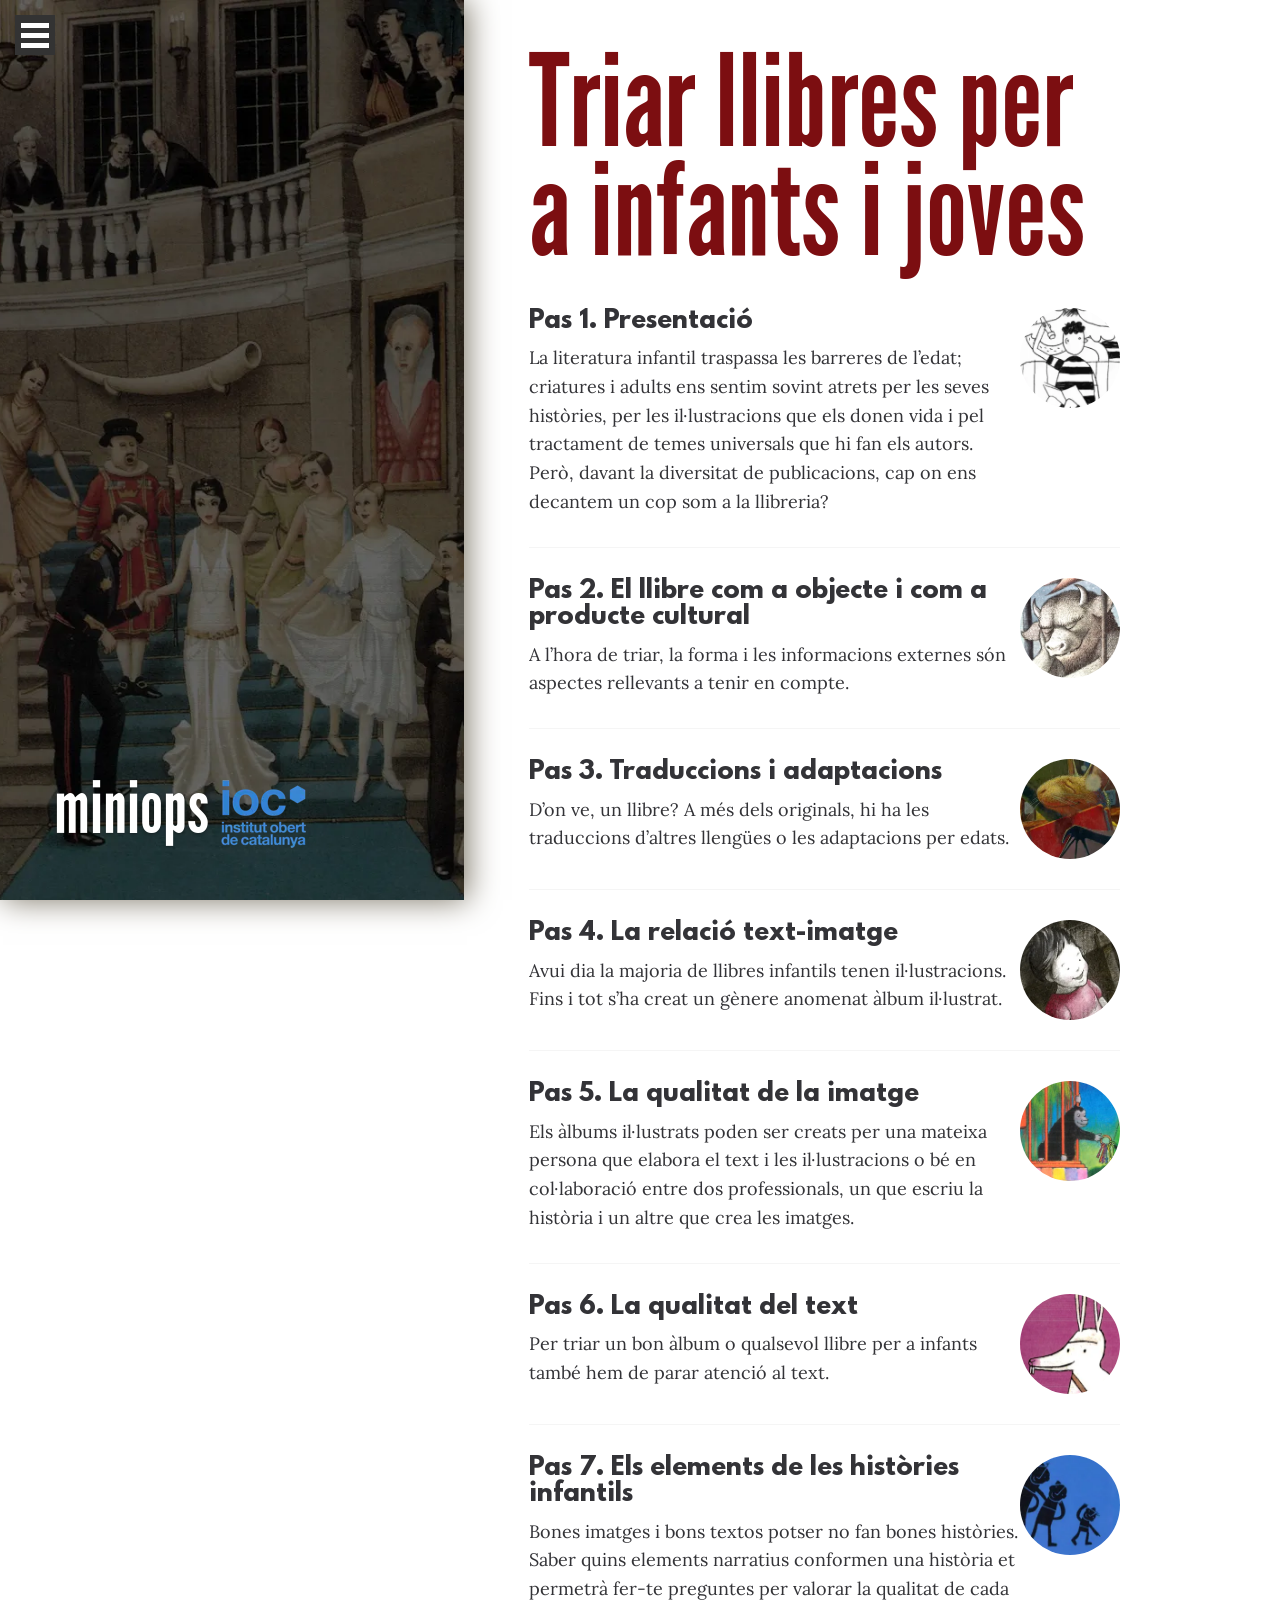
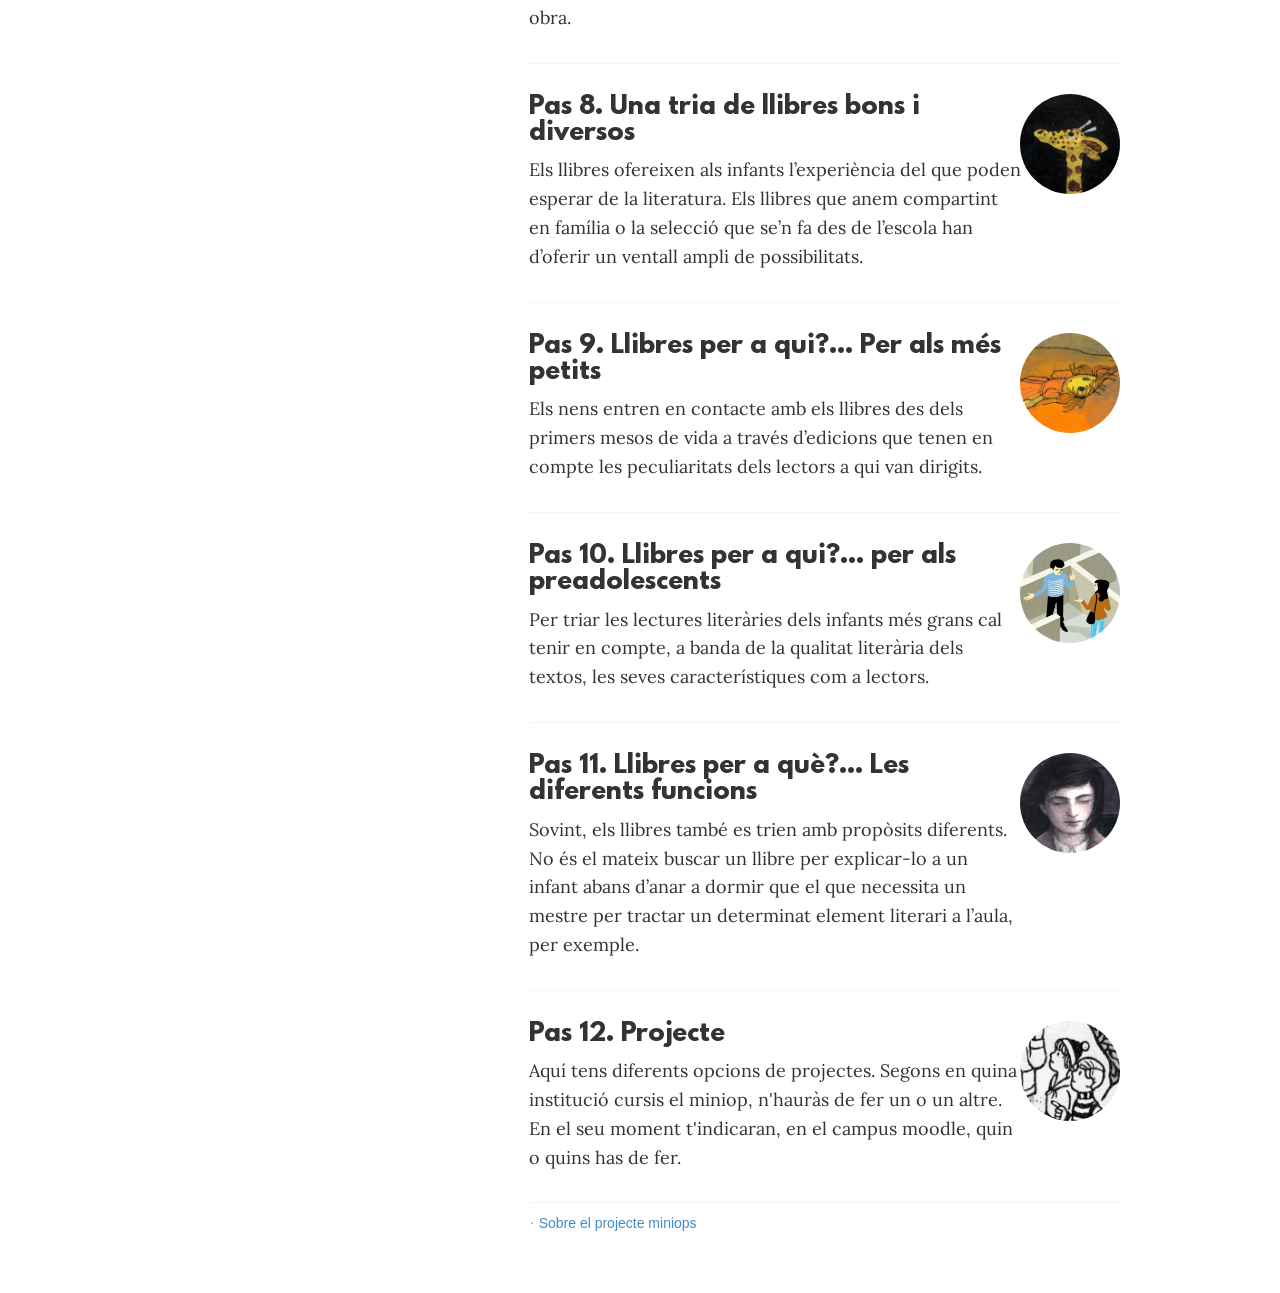
<file: index.html>
<!--
 ███▄ ▄███▓ ██▓ ███▄    █  ██▓ ▒█████   ██▓███    ██████
▓██▒▀█▀ ██▒▓██▒ ██ ▀█   █ ▓██▒▒██▒  ██▒▓██░  ██▒▒██    ▒
▓██    ▓██░▒██▒▓██  ▀█ ██▒▒██▒▒██░  ██▒▓██░ ██▓▒░ ▓██▄
▒██    ▒██ ░██░▓██▒  ▐▌██▒░██░▒██   ██░▒██▄█▓▒ ▒  ▒   ██▒
▒██▒   ░██▒░██░▒██░   ▓██░░██░░ ████▓▒░▒██▒ ░  ░▒██████▒▒
░ ▒░   ░  ░░▓  ░ ▒░   ▒ ▒ ░▓  ░ ▒░▒░▒░ ▒▓▒░ ░  ░▒ ▒▓▒ ▒ ░
░  ░      ░ ▒ ░░ ░░   ░ ▒░ ▒ ░  ░ ▒ ▒░ ░▒ ░     ░ ░▒  ░ ░
░      ░    ▒ ░   ░   ░ ░  ▒ ░░ ░ ░ ▒  ░░       ░  ░  ░
       ░    ░           ░  ░      ░ ░                 ░
-->

<!DOCTYPE html>
<html class="no-js">

<head>
    <meta charset="utf-8">
    <meta http-equiv="X-UA-Compatible" content="IE=edge,chrome=1">
    <title>Triar llibres per a infants i joves</title>
    <meta name="description" content="">
    <meta name="viewport" content="width=device-width">
    <link rel="stylesheet" href="css/bootstrap.min.css">
    <!-- Fonts -->
    <link href="assets/css/plugins/font-awesome/css/font-awesome.min.css" rel="stylesheet" type="text/css">
    <link rel="stylesheet" href="css/fonts-local.css">
<link rel="stylesheet" href="css/main.css">
    <link rel="stylesheet" href="css/miniops.css">
    <script src="js/vendor/modernizr-2.6.2-respond-1.1.0.min.js"></script>
</head>

<body>
    <div class="container home-container">
        <div class="row">
            <div id="menu">
                <h3>Índex del curs</h3>
                <ul>
                    <li><a class="active" href="#">Portada</a></li>
                    <li><a href="1/index.html">Pas 1. Presentació</a></li>
                    <li><a href="2/index.html">Pas 2. El llibre com a objecte i com a producte cultural</a></li>
                    <li><a href="3/index.html">Pas 3. Traduccions i adaptacions</a></li>
                    <li><a href="4/index.html">Pas 4. La relació text-imatge</a></li>
                    <li><a href="5/index.html">Pas 5. La qualitat de la imatge</a></li>
                    <li><a href="6/index.html">Pas 6. La qualitat del text</a></li>
                    <li><a href="7/index.html">Pas 7. Els elements de les històries infantils</a></li>
                    <li><a href="8/index.html">Pas 8. Una tria de llibres bons i diversos</a></li>
                    <li><a href="9/index.html">Pas 9. Llibres per a qui?... Per als més petits</a></li>
                    <li><a href="10/index.html">Pas 10. Llibres per a qui?... per als preadolescents</a></li>
                    <li><a href="11/index.html">Pas 11. Llibres per a què… Les diferents funcions</a></li>
                    <li><a href="12/index.html">Pas 12. Projecte</a></li>
                </ul>
            </div>
            <div class="sidebar col-md-5 col-sm-12 " style="box-shadow: 3px 0px 30px #7a7363;">
                <span class="menu-trigger side-writer-icon animated fadeInDown">
                    <span class="bar"></span>
                <span class="bar"></span>
                <span class="bar"></span>
                </span>
                <!-- if the user has javascript disabled they can still use the menu -->
                <noscript>
                    <div class="no-js-menu">
                        <ul>
                            <li><a href="index.html">Portada</a></li>
                            <li><a href="12/index.html">Pas 12. Projecte</a></li>
                        </ul>
                    </div>
                </noscript>
                <!-- end no script -->
                <!-- Aside -->
                <div class="site-info">
                    <div class="primary-info" style="border: none;">
                        <style type="text/css">
                        .primary-info a:hover {
                            background-color: white;
                            color: black !important;
                            text-shadow: none;
                        }
                        </style>
                        <h1 style="font-size: 72px; font-family: LeagueGothic;"><a style="border: none !important; padding: .13em;" href="https://miniops.ioc.cat/">miniops <img src="img/ioc.opt.webp" width="88" height="72" decoding="async"></a></h1>
                    </div>
                    <div class="secondary-info">
                        <!-- <p><a class="btn btn-writer btn-post" href="#">Join Us</a> or <a href="#">Share your story</a></p> -->
                    </div>
                </div>
            </div>
            <div class="col-md-7 col-sm-12 col-md-offset-5 main-content">
                <!--                    <div class="nav">
                        <a href="#" class="select-posts active">Portada</a>
                         <a href="#" class="select-categories">Índex del curs</a>
                    </div> -->
                <div class="home-page-posts animated fadeIn ">
                    <h1 style="font-size: 128px; margin-top: 0; padding-top: 0; color: #7c0e11; font-family: LeagueGothic; line-height: 85%;">Triar llibres per a infants i joves</h1>
                    <!-- Pas 1 -->
                    <div class="post">
                        <section>
                            <div class="post-preview col-xs-10  no-gutter">
                                <h2><a href="1/index.html">Pas 1. Presentació</a></h2>
                                <p>La literatura infantil traspassa les barreres de l’edat; criatures i adults ens sentim sovint atrets per les seves històries, per les il·lustracions que els donen vida i pel tractament de temes universals que hi fan els autors. Però, davant la diversitat de publicacions, cap on ens decantem un cop som a la llibreria?</p>
                            </div>
                            <div class=" col-xs-2  no-gutter">
                                <img src="img/profile-pas-1.opt.webp" class="user-icon user-1" alt="user-image" width="220" height="219" decoding="async" loading="lazy">
                            </div>
                        </section>
                    </div>
                    <!-- Pas 2 -->
                    <div class="post">
                        <section>
                            <div class="post-preview col-xs-10  no-gutter">
                                <h2><a href="2/index.html">Pas 2. El llibre com a objecte i com a producte cultural</a></h2>
                                <p>A l’hora de triar, la forma i les informacions externes són aspectes rellevants a tenir en compte.</p>
                            </div>
                            <div class=" col-xs-2  no-gutter">
                                <img src="img/profile-pas-2.opt.webp" class="user-icon user-1" alt="user-image" width="220" height="220" decoding="async" loading="lazy">
                            </div>
                        </section>
                    </div>
                    <!-- Pas 3 -->
                    <div class="post">
                        <section>
                            <div class="post-preview col-xs-10 no-gutter">
                                <h2><a href="3/index.html">Pas 3. Traduccions i adaptacions</a></h2>
                                <p>D’on ve, un llibre? A més dels originals, hi ha les traduccions d’altres llengües o les adaptacions per edats.</p>
                            </div>
                            <div class=" col-xs-2 no-gutter">
                                <img src="img/profile-pas-3.opt.webp" class="user-icon user-1" alt="user-image" width="220" height="210" decoding="async" loading="lazy">
                            </div>
                        </section>
                    </div>
                    <!-- Pas 4 -->
                    <div class="post">
                        <section>
                            <div class="post-preview col-xs-10 no-gutter">
                                <h2><a href="4/index.html">Pas 4. La relació text-imatge</a></h2>
                                <p>Avui dia la majoria de llibres infantils tenen il·lustracions. Fins i tot s’ha creat un gènere anomenat àlbum il·lustrat.</p>
                            </div>
                            <div class=" col-xs-2 no-gutter">
                                <img src="img/profile-pas-4.opt.webp" class="user-icon user-1" alt="user-image" width="215" height="220" decoding="async" loading="lazy">
                            </div>
                        </section>
                    </div>
                    <!-- Pas 5 -->
                    <div class="post">
                        <section>
                            <div class="post-preview col-xs-10 no-gutter">
                                <h2><a href="5/index.html">Pas 5. La qualitat de la imatge</a></h2>
                                <p>Els àlbums il·lustrats poden ser creats per una mateixa persona que elabora el text i les il·lustracions o bé en col·laboració entre dos professionals, un que escriu la història i un altre que crea les imatges.</p>
                            </div>
                            <div class=" col-xs-2 no-gutter">
                                <img src="img/profile-pas-5.opt.webp" class="user-icon user-1" alt="user-image" width="220" height="215" decoding="async" loading="lazy">
                            </div>
                        </section>
                    </div>
                    <!-- Pas 6 -->
                    <div class="post">
                        <section>
                            <div class="post-preview col-xs-10 no-gutter">
                                <h2><a href="6/index.html">Pas 6. La qualitat del text</a></h2>
                                <p>Per triar un bon àlbum o qualsevol llibre per a infants també hem de parar atenció al text.</p>
                            </div>
                            <div class=" col-xs-2 no-gutter">
                                <img src="img/profile-pas-6.opt.webp" class="user-icon user-1" alt="user-image" width="220" height="201" decoding="async" loading="lazy">
                            </div>
                        </section>
                    </div>
                    <!-- Pas 7 -->
                    <div class="post">
                        <section>
                            <div class="post-preview col-xs-10 no-gutter">
                                <h2><a href="7/index.html">Pas 7. Els elements de les històries infantils</a></h2>
                                <p>Bones imatges i bons textos potser no fan bones històries. Saber quins elements narratius conformen una història et permetrà fer-te preguntes per valorar la qualitat de cada obra.</p>
                            </div>
                            <div class=" col-xs-2 no-gutter">
                                <img src="img/profile-pas-7.opt.webp" class="user-icon user-1" alt="user-image" width="220" height="210" decoding="async" loading="lazy">
                            </div>
                        </section>
                    </div>
                    <!-- Pas 8 -->
                    <div class="post">
                        <section>
                            <div class="post-preview col-xs-10 no-gutter">
                                <h2><a href="8/index.html">Pas 8. Una tria de llibres bons i diversos </a></h2>
                                <p>Els llibres ofereixen als infants l’experiència del que poden esperar de la literatura. Els llibres que anem compartint en família o la selecció que se’n fa des de l’escola han d’oferir un ventall ampli de possibilitats.</p>
                            </div>
                            <div class=" col-xs-2 no-gutter">
                                <img src="img/profile-pas-8.opt.webp" class="user-icon user-1" alt="user-image" width="220" height="203" decoding="async" loading="lazy">
                            </div>
                        </section>
                    </div>
                    <!-- Pas 9 -->
                    <div class="post">
                        <section>
                            <div class="post-preview col-xs-10 no-gutter">
                                <h2><a href="9/index.html">Pas 9. Llibres per a qui?... Per als més petits</a></h2>
                                <p>Els nens entren en contacte amb els llibres des dels primers mesos de vida a través d’edicions que tenen en compte les peculiaritats dels lectors a qui van dirigits.</p>
                            </div>
                            <div class=" col-xs-2 no-gutter">
                                <img src="img/profile-pas-9.opt.webp" class="user-icon user-1" alt="user-image" width="207" height="220" decoding="async" loading="lazy">
                            </div>
                        </section>
                    </div>
                    <!-- Pas 10 -->
                    <div class="post">
                        <section>
                            <div class="post-preview col-xs-10 no-gutter">
                                <h2><a href="10/index.html">Pas 10. Llibres per a qui?... per als preadolescents</a></h2>
                                <p>Per triar les lectures literàries dels infants més grans cal tenir en compte, a banda de la qualitat literària dels textos, les seves característiques com a lectors.</p>
                            </div>
                            <div class=" col-xs-2 no-gutter">
                                <img src="img/profile-pas-10.opt.webp" class="user-icon user-1" alt="user-image" width="193" height="220" decoding="async" loading="lazy">
                            </div>
                        </section>
                    </div>
                    <!-- Pas 11 -->
                    <div class="post">
                        <section>
                            <div class="post-preview col-xs-10 no-gutter">
                                <h2><a href="11/index.html">Pas 11. Llibres per a què?... Les diferents funcions</a></h2>
                                <p>Sovint, els llibres també es trien amb propòsits diferents. No és el mateix buscar un llibre per explicar-lo a un infant abans d’anar a dormir que el que necessita un mestre per tractar un determinat element literari a l’aula, per exemple.</p>
                            </div>
                            <div class=" col-xs-2 no-gutter">
                                <img src="img/profile-pas-11.opt.webp" class="user-icon user-1" alt="user-image" width="203" height="220" decoding="async" loading="lazy">
                            </div>
                        </section>
                    </div>
                    <!-- Pas 11 -->
                    <div class="post">
                        <section>
                            <div class="post-preview col-xs-10 no-gutter">
                                <h2><a href="12/index.html">Pas 12. Projecte</a></h2>
                                <p>
                                    Aquí tens diferents opcions de projectes. Segons en quina institució cursis el miniop, n'hauràs de fer un o un altre. En el seu moment t'indicaran, en el campus moodle, quin o quins has de fer.
                                </p>
                                <!-- <p>Sovint, els llibres també es trien amb propòsits diferents. No és el mateix buscar un llibre per explicar-lo a un infant abans d’anar a dormir que el que necessita un mestre per tractar un determinat element literari a l’aula, per exemple.</p> -->
                            </div>
                            <div class=" col-xs-2 no-gutter">
                                <img src="img/profile-pas-12.opt.webp" class="user-icon user-1" alt="user-image" width="220" height="202" decoding="async" loading="lazy">
                            </div>
                        </section>
                    </div>
                </div>
                <!-- Home page posts -->
                <!-- le Projecte -->
                <!--
            <div class="home-page-categories hide animated fadeIn ">
              <div class="category row">
                <section>
                    <h1>Projecte</h1>

<p>El text de la veu en off apareix en negreta i en rodona s’explica com s’aniria veient:</p>
<p>[Música suau de fons. Mostra de la panoràmica conjunta (llibres sobre una taula –llista general final- de manera que se’n pugui observar bé la diversitat) mentre la veu diu això:]</p>
<p><strong>Com saps, de llibres infantils n’hi ha de moltes menes.</strong></p>
<p><strong>Fixa’t en com poden variar pel que fa al tamany, la forma, les portades i contraportades. N’hi ha de molts autors i il·lustradors; de moltes editorials i col·leccions; destinats a edats diferents…</strong></p>
<p><strong>De grans i de petits; de quadrats, de rectangulars, d’arrodonits…; amb més o menys pàgines, que també poden ser de gruixos diversos segons els lectors a què es destinen.</strong></p>
<p><strong>Alguns es poden manipular i ofereixen possibilitats que van més enllà del text i les il·lustracions, com els pop-ups i els que incorporen elements que apel·len als sentits (el tacte, l’oïda…).</strong></p>
<p><strong>Pots trobar-ne de poesia, narrativa, llibres informatius… I que siguin o bé originals (escrits en la llengua en què els pots llegir directament) o bé traduccions o adaptacions.</strong></p>
<p>[Pausa breu amb pujada de la música. Baixada i zoom successiu en sis llibres per respondre totes les preguntes en cada cas:]</p>
<p>1.<em>* Aquest, per exemple, … R. Rimbau i E. Schmid (il·l.): La llegenda de Sant Jordi. PAM, 2008. Col·lecció Primers Contes, 4<br />2. <strong>Aquest altre,…</strong> El ratolí i els altres rosegadors. Il·l: S. Pérols. Trad.: N. Font. Cruïlla Saber, 1991. Col·lecció Món Meravellós<br />3. <strong>Aquí tenim, en canvi,…</strong> Casas, L: Bestiari. PAM, 2004<br />4.</em>* Ara fixem-nos en aquest:…** Sendak, Maurice: Allà on viuen els monstres. Trad.: Maria Viu Rodríguez. Kalandraka<br />5. **I encara,… ** Animals del zoo. Planeta, 2006<br />6. <strong>Per acabar,…</strong> OLIVER JEFFERS, L’increïble nen menjallibres. Trad.: Nàdia Revenga. Andana Editorial, 2013</p>
<p>[Les mans tanquen l’últim llibre, el deixen al seu lloc i la càmera se n’allunya per tornar a mostrar la panoràmica, amb la música que puja una mica de volum i torna a baixar per donar pas al final:]</p>
<p><strong>Com pots veure, tot això ja ens dóna molta informació per fer la nostra tria; sempre segons què busquem, és clar</strong>. [Nova pujada de música i fos a negre per acabar]</p>
                </section>
              </div>
            </div>

           -->
                <!-- Le footer -->
                <div class="home-footer">
                    <i class="link-spacer"></i>
                    <a href="https://miniops.ioc.cat/about.html"> Sobre el projecte miniops</a>
                </div>
            </div>
            <!-- ./main content -->
        </div>
        <!-- ./row -->
    </div>
    <!-- ./container -->
    <script src="js/vendor/jquery-1.10.1.min.js"></script>
    <script src="js/vendor/jquery.jpanelmenu.min.js"></script>
    <script src="js/vendor/bootstrap.min.js" defer></script>
    <script src="js/main.js" defer></script>
</body>

</html>
</file>
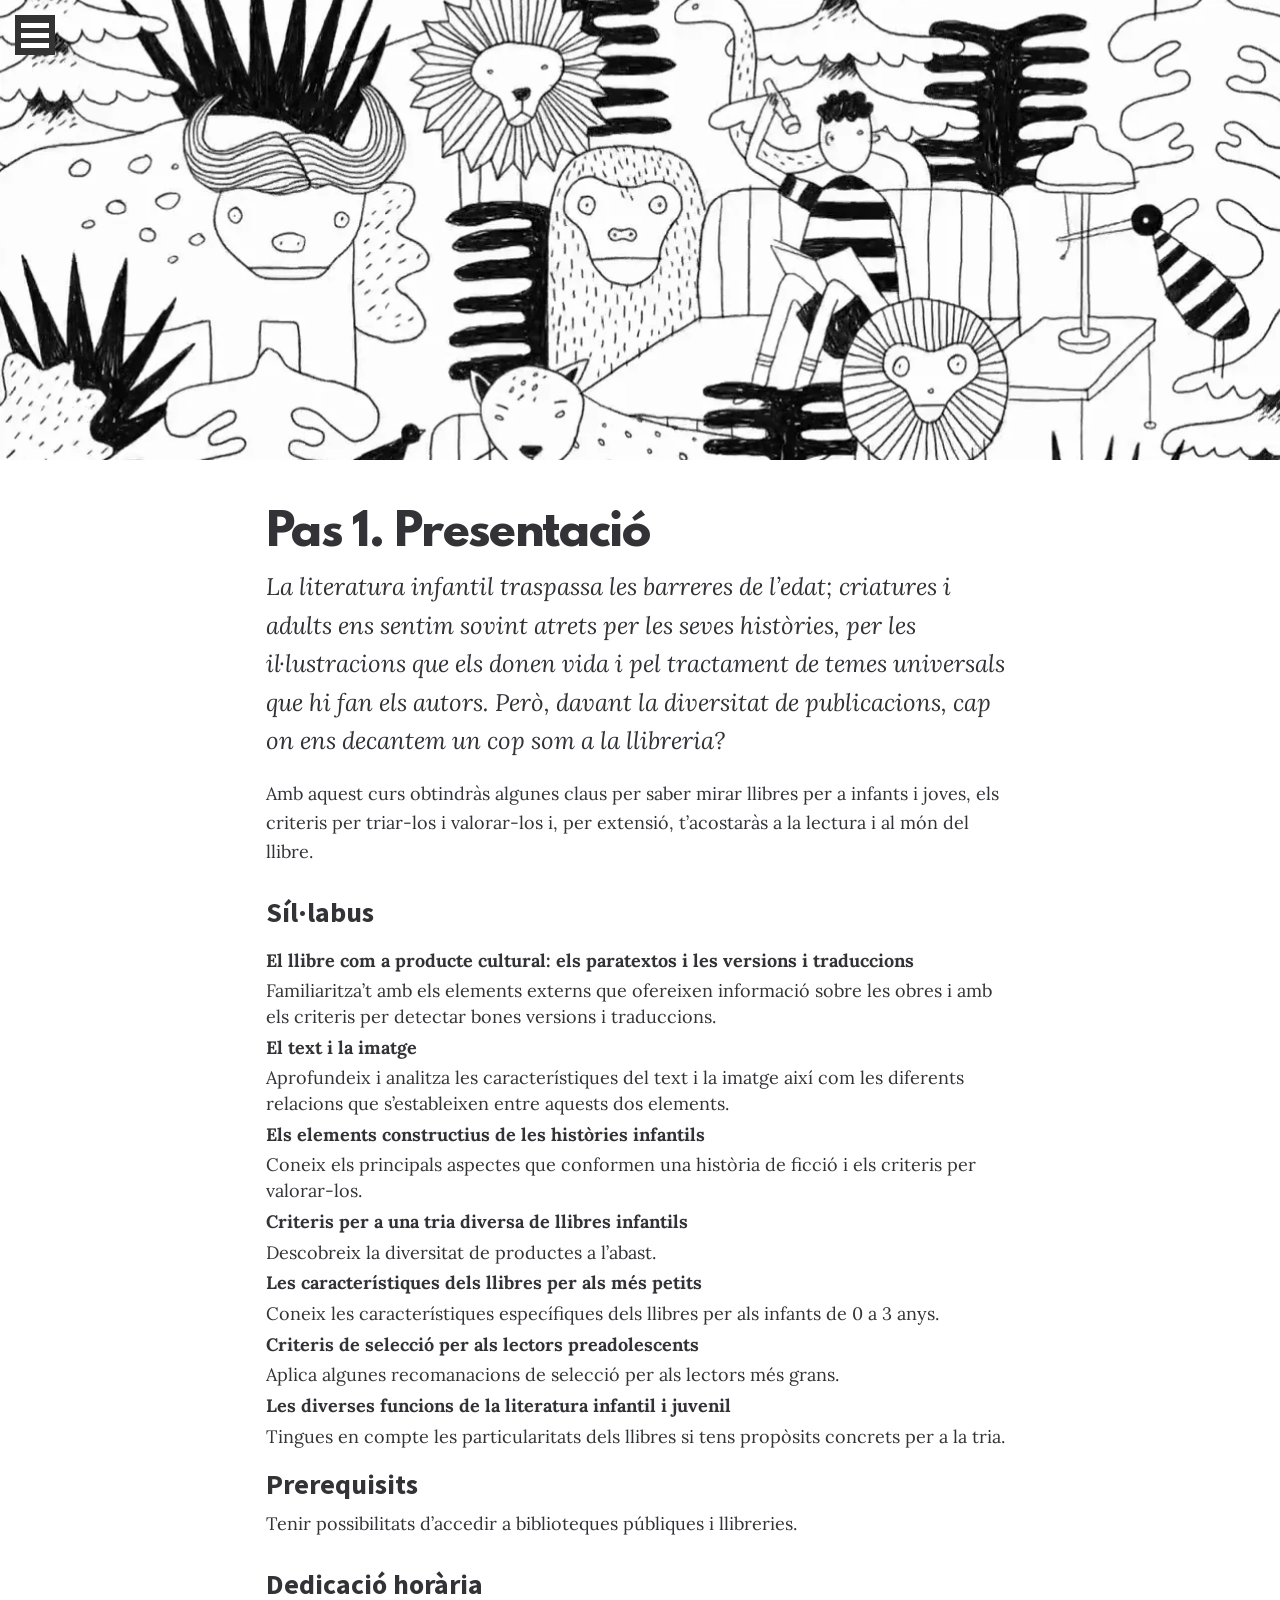
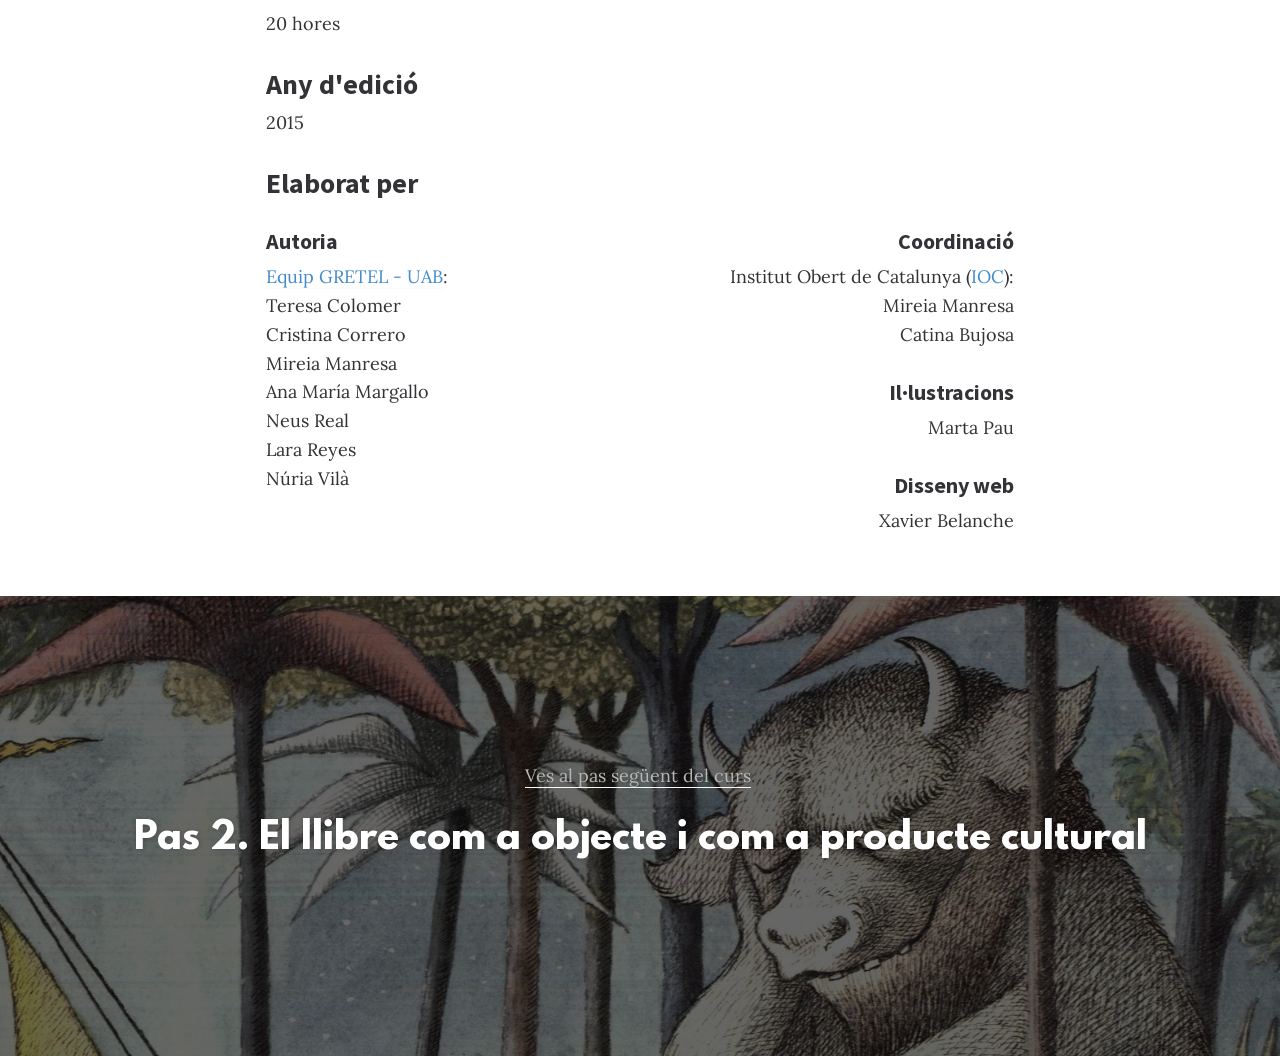
<file: 1/index.html>
<!DOCTYPE html>
<html class="no-js">

<head>
    <meta charset="utf-8">
    <meta http-equiv="X-UA-Compatible" content="IE=edge,chrome=1">
    <title>Pas 1. Presentació</title>
    <meta name="description" content="">
    <meta name="viewport" content="width=device-width">
    <!-- Fonts -->
    <link href="../assets/css/plugins/font-awesome/css/font-awesome.min.css" rel="stylesheet" type="text/css">
    <link rel="stylesheet" href="../css/fonts-local.css">
<link rel="stylesheet" href="../css/bootstrap.min.css">
    <link rel="stylesheet" href="../css/main.css">
    <link rel="stylesheet" href="../css/miniops.css">
    <script src="../js/vendor/modernizr-2.6.2-respond-1.1.0.min.js"></script>
</head>

<body>
    <span class="menu-trigger writer-icon animated fadeInDown">
                    <span class="bar"></span>
    <span class="bar"></span>
    <span class="bar"></span>
    </span>
    <div class="hero-image fons-pas-1" style="">
        <!-- if the user has javascript disabled they can still use the menu -->
        <noscript>
            <div class="no-js-menu">
                <h3>Índex del curs</h3>
                <ul>
                    <li><a href="../index.html">Portada</a></li>
                    <li><a class="active" href="#">Pas 1. Presentació</a></li>
                    <li><a href="../2/index.html">Pas 2. El llibre com a objecte i com a producte cultural</a></li>
                    <li><a href="../3/index.html">Pas 3. Traduccions i adaptacions</a></li>
                    <li><a href="../4/index.html">Pas 4. La relació text-imatge</a></li>
                    <li><a href="../5/index.html">Pas 5. La qualitat de la imatge</a></li>
                    <li><a href="../6/index.html">Pas 6. La qualitat del text</a></li>
                    <li><a href="../7/index.html">Pas 7. Els elements de les històries infantils</a></li>
                    <li><a href="../8/index.html">Pas 8. Una tria de llibres bons i diversos</a></li>
                    <li><a href="../9/index.html">Pas 9. Llibres per a qui?... Per als més petits</a></li>
                    <li><a href="../10/index.html">Pas 10. LLibres per a qui?... Per als preadolescents</a></li>
                    <li><a href="../11/index.html">Pas 11. Llibres per a què… Les diferents funcions</a></li>
                    <li><a href="../12/index.html">Pas 12. Projecte</a></li>
                </ul>
            </div>
        </noscript>
        <!-- end no script -->
    </div>
    <div class="container">
        <div class="row">
            <div id="menu">
                <h3>Índex del curs</h3>
                <ul>
                    <li><a href="../index.html">Portada</a></li>
                    <li><a class="active" href="#">Pas 1. Presentació</a></li>
                    <li><a href="../2/index.html">Pas 2. El llibre com a objecte i com a producte cultural</a></li>
                    <li><a href="../3/index.html">Pas 3. Traduccions i adaptacions</a></li>
                    <li><a href="../4/index.html">Pas 4. La relació text-imatge</a></li>
                    <li><a href="../5/index.html">Pas 5. La qualitat de la imatge</a></li>
                    <li><a href="../6/index.html">Pas 6. La qualitat del text</a></li>
                    <li><a href="../7/index.html">Pas 7. Els elements de les històries infantils</a></li>
                    <li><a href="../8/index.html">Pas 8. Una tria de llibres bons i diversos</a></li>
                    <li><a href="../9/index.html">Pas 9. Llibres per a qui?... Per als més petits</a></li>
                    <li><a href="../10/index.html">Pas 10. LLibres per a qui?... Per als preadolescents</a></li>
                    <li><a href="../11/index.html">Pas 11. Llibres per a què… Les diferents funcions</a></li>
                    <li><a href="../12/index.html">Pas 12. Projecte</a></li>
                </ul>
            </div>
            <div class="col-xs-12 main-content single-content">
                <!--                                 <p class="meta">
                                 23 minuts de lectura
                                </p> -->
                <h1>Pas 1. Presentació</h1>
                <p class="subtitle">La literatura infantil traspassa les barreres de l’edat; criatures i adults ens sentim sovint atrets per les seves històries, per les il·lustracions que els donen vida i pel tractament de temes universals que hi fan els autors. Però, davant la diversitat de publicacions, cap on ens decantem un cop som a la llibreria?</p>

                <p>Amb aquest curs obtindràs algunes claus per saber mirar llibres per a infants i joves, els criteris per triar-los i valorar-los i, per extensió, t’acostaràs a la lectura i al món del llibre.</p>

                <h2>Síl·labus </h2>
                <dl>
                    <dt>
                        El llibre com a producte cultural: els paratextos i les versions i traduccions
                    </dt>
                    <dd>
                        Familiaritza’t amb els elements externs que ofereixen informació sobre les obres i amb els criteris per detectar bones versions i traduccions.
                    </dd>
                    <dt>
                        El text i la imatge
                    </dt>
                    <dd>
                        Aprofundeix i analitza les característiques del text i la imatge així com les diferents relacions que s’estableixen entre aquests dos elements.
                    </dd>
                    <dt>
                        Els elements constructius de les històries infantils
                    </dt>
                    <dd>
                        Coneix els principals aspectes que conformen una història de ficció i els criteris per valorar-los.
                    </dd>
                    <dt>
                        Criteris per a una tria diversa de llibres infantils
                    </dt>
                    <dd>
                        Descobreix la diversitat de productes a l’abast.
                    </dd>
                    <dt>
                        Les característiques dels llibres per als més petits
                    </dt>
                    <dd>
                        Coneix les característiques específiques dels llibres per als infants de 0 a 3 anys.
                    </dd>
                    <dt>
                        Criteris de selecció per als lectors preadolescents
                    </dt>
                    <dd>
                        Aplica algunes recomanacions de selecció per als lectors més grans.
                    </dd>
                    <dt>
                        Les diverses funcions de la literatura infantil i juvenil
                    </dt>
                    <dd>
                        Tingues en compte les particularitats dels llibres si tens propòsits concrets per a la tria.
                    </dd>
                </dl>
                <h2>Prerequisits</h2>
                <p>Tenir possibilitats d’accedir a biblioteques públiques i llibreries.</p>
                <h2>Dedicació horària</h2>
                <p>20 hores</p>
                <h2>Any d'edició</h2>
                 <p>2015</p>
                <h2>Elaborat per </h2>
                <div class="row">
                    <div class="col-xs-6">
                        <h3>Autoria</h3>
                        <p>
                            <a href="https://www.gretel.cat/">Equip GRETEL - UAB</a>:
                            <br> Teresa Colomer
                            <br> Cristina Correro
                            <br> Mireia Manresa
                            <br> Ana María Margallo
                            <br> Neus Real
                            <br> Lara Reyes
                            <br> Núria Vilà
                            <br>
                        </p>

                    </div>
                    <div class="col-xs-6 text-right">
                        <h3>Coordinació</h3>
                        <p>
                            Institut Obert de Catalunya (<a href="https://ioc.xtec.cat/educacio/">IOC</a>):
                            <br> Mireia Manresa
                            <br> Catina Bujosa
                        </p>
                        <h3>Il·lustracions</h3>
                        <p>Marta Pau</p>
                        <h3>Disseny web</h3>
                        <p>
                            Xavier Belanche
                        </p>
                    </div>
                </div>
                <!-- Final Pas 1-->
            </div>
            <!-- main-content/col -->
        </div>
        <!--/row -->
    </div>
    <!-- /container -->
    <div class="single-footer text-center">
        <div class="content-footer">
            <p><a href="../2/index.html">Ves al pas següent del curs</a>.</p>
            <h1 style="color: white">Pas 2. El llibre com a objecte i com a producte cultural</h1>
        </div>
    </div>
    <script src="../js/vendor/jquery-1.10.1.min.js"></script>
    <script src="../js/vendor/jquery.jpanelmenu.min.js"></script>
    <script src="../js/vendor/bootstrap.min.js" defer></script>
    <script src="../js/main.js" defer></script>
</body>

</html>
</file>
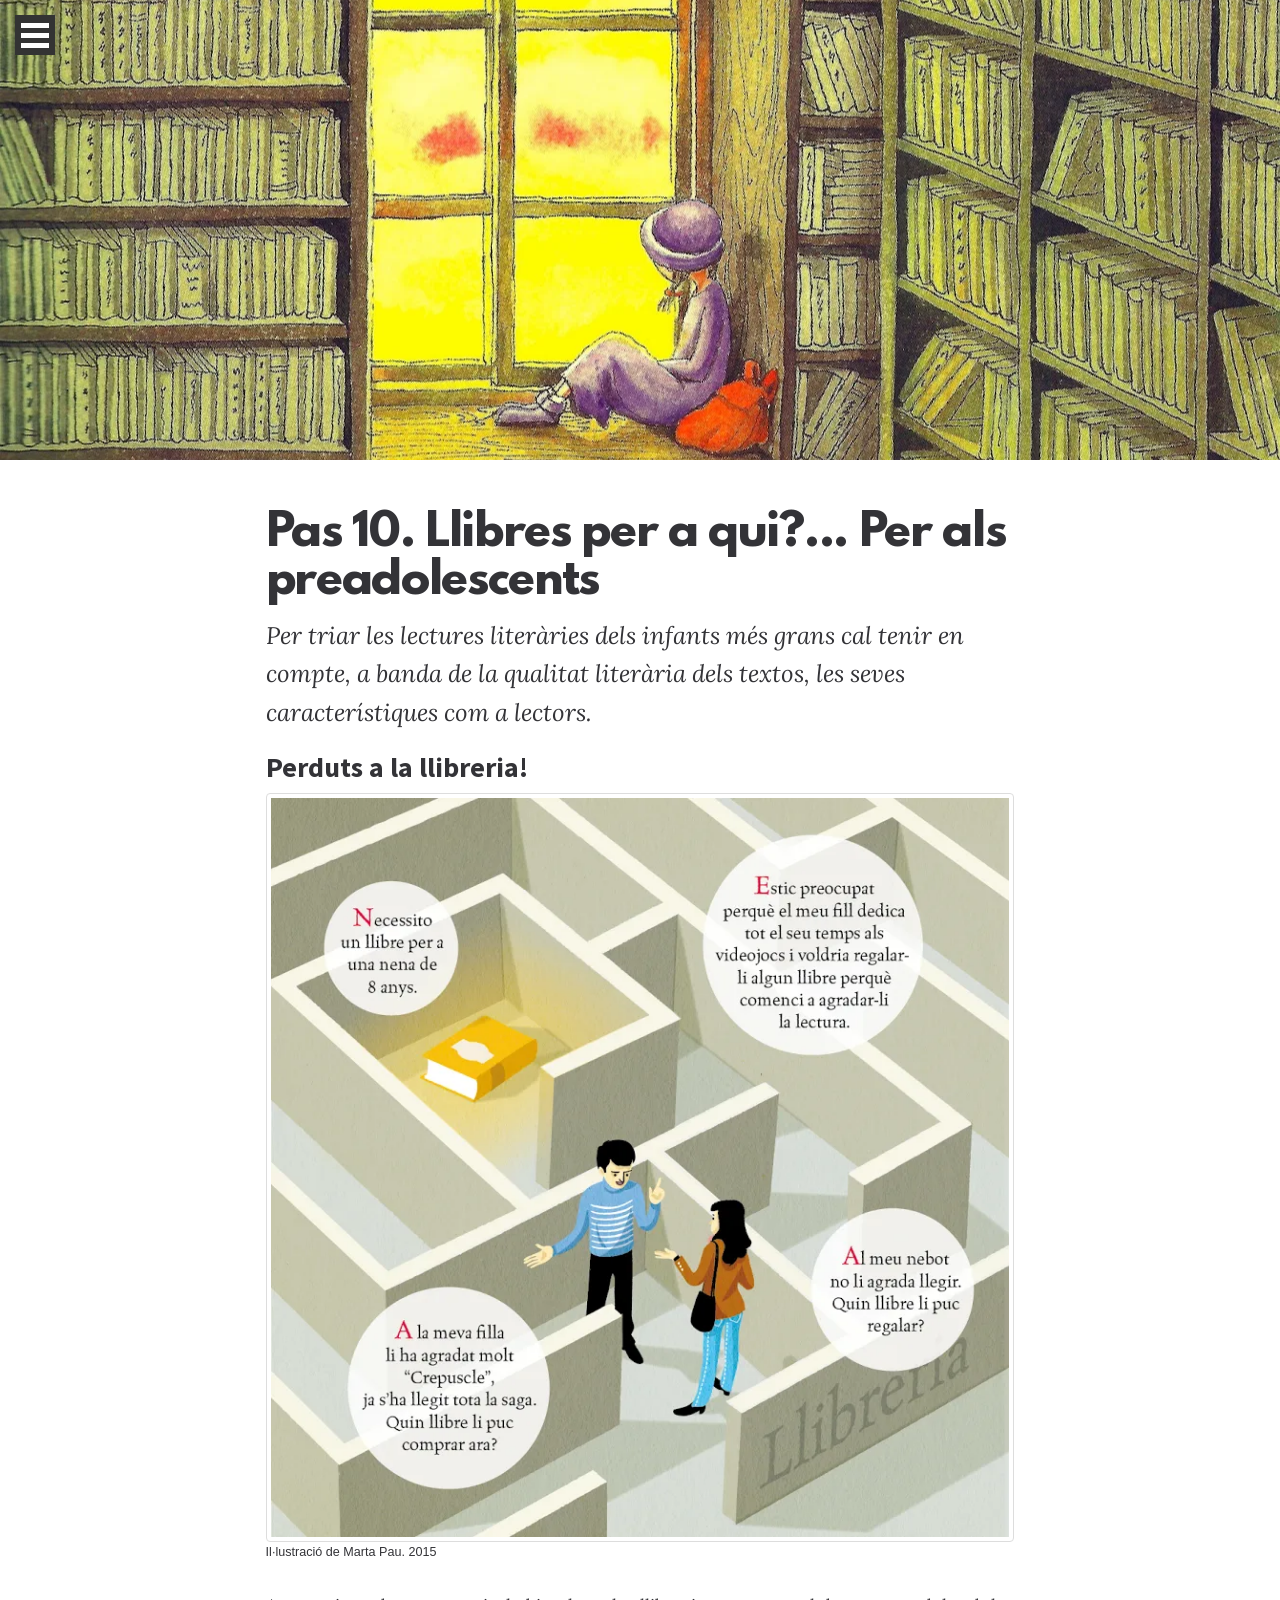
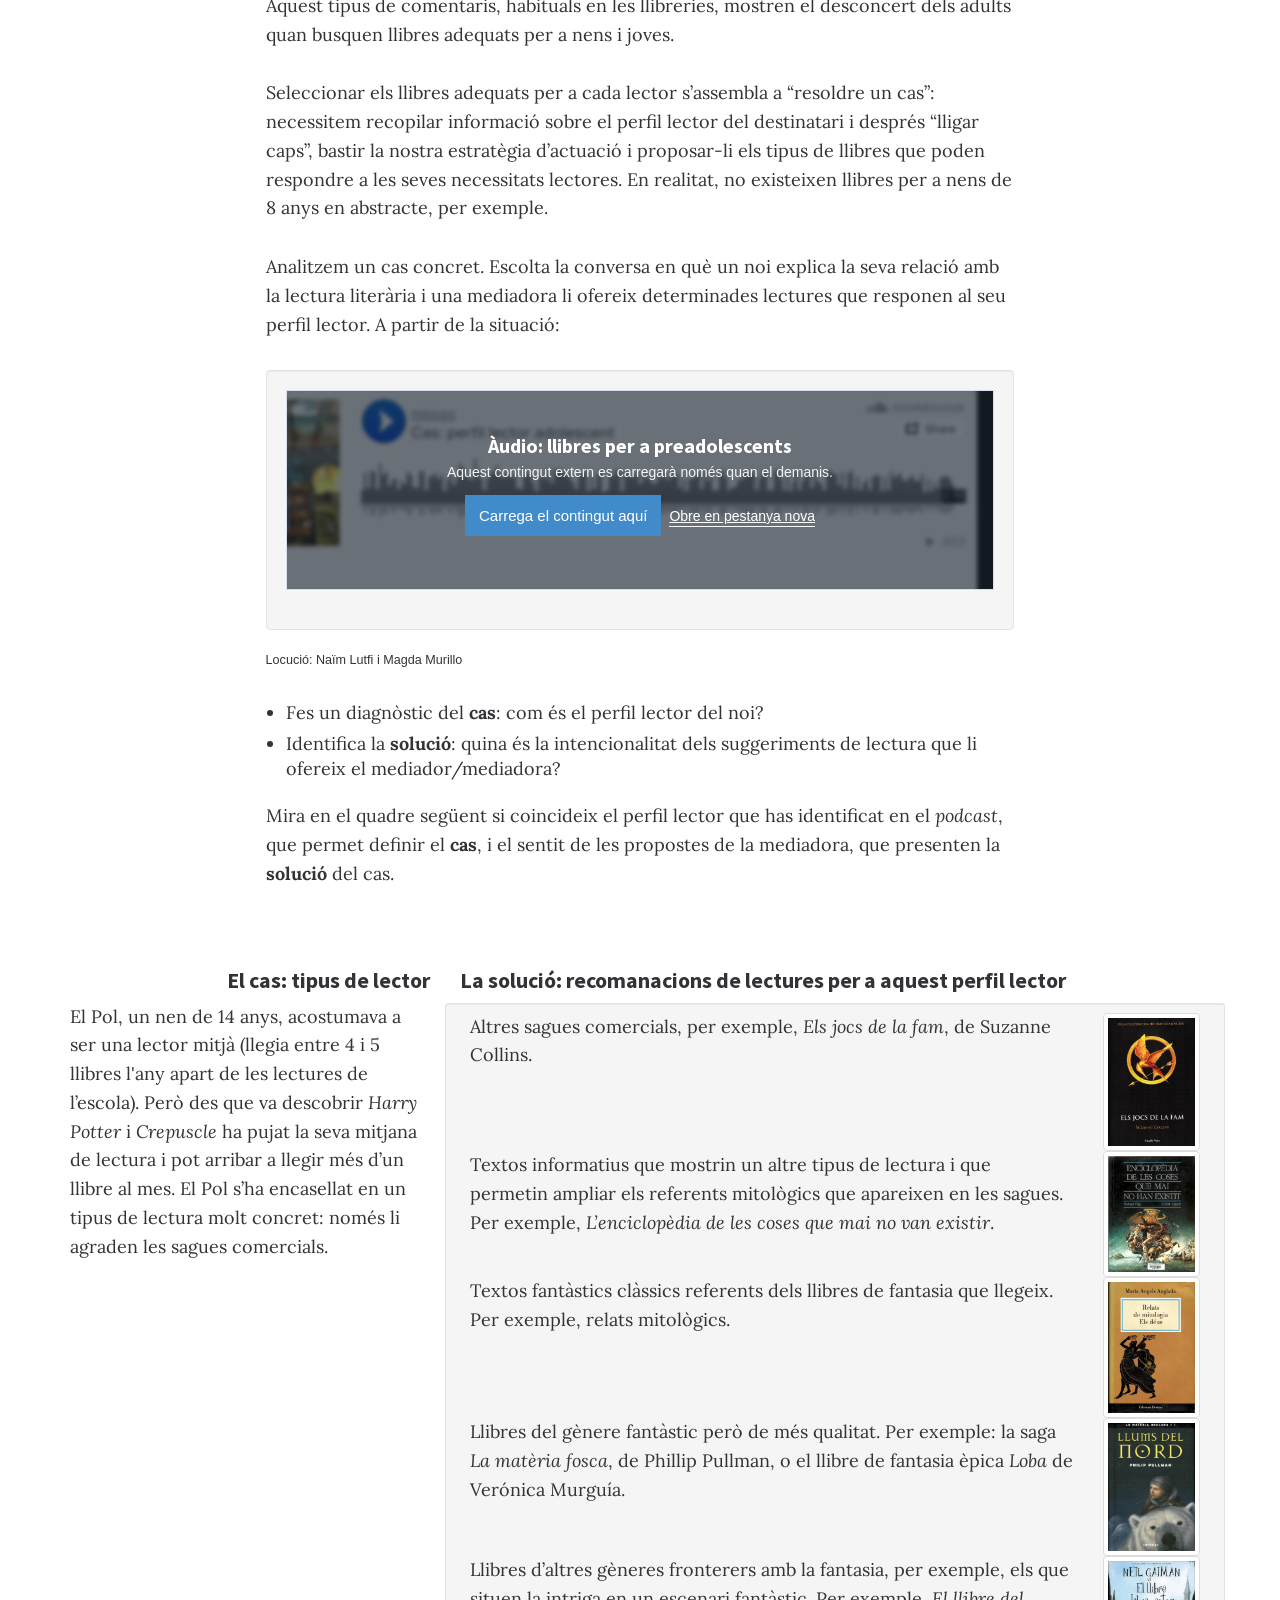
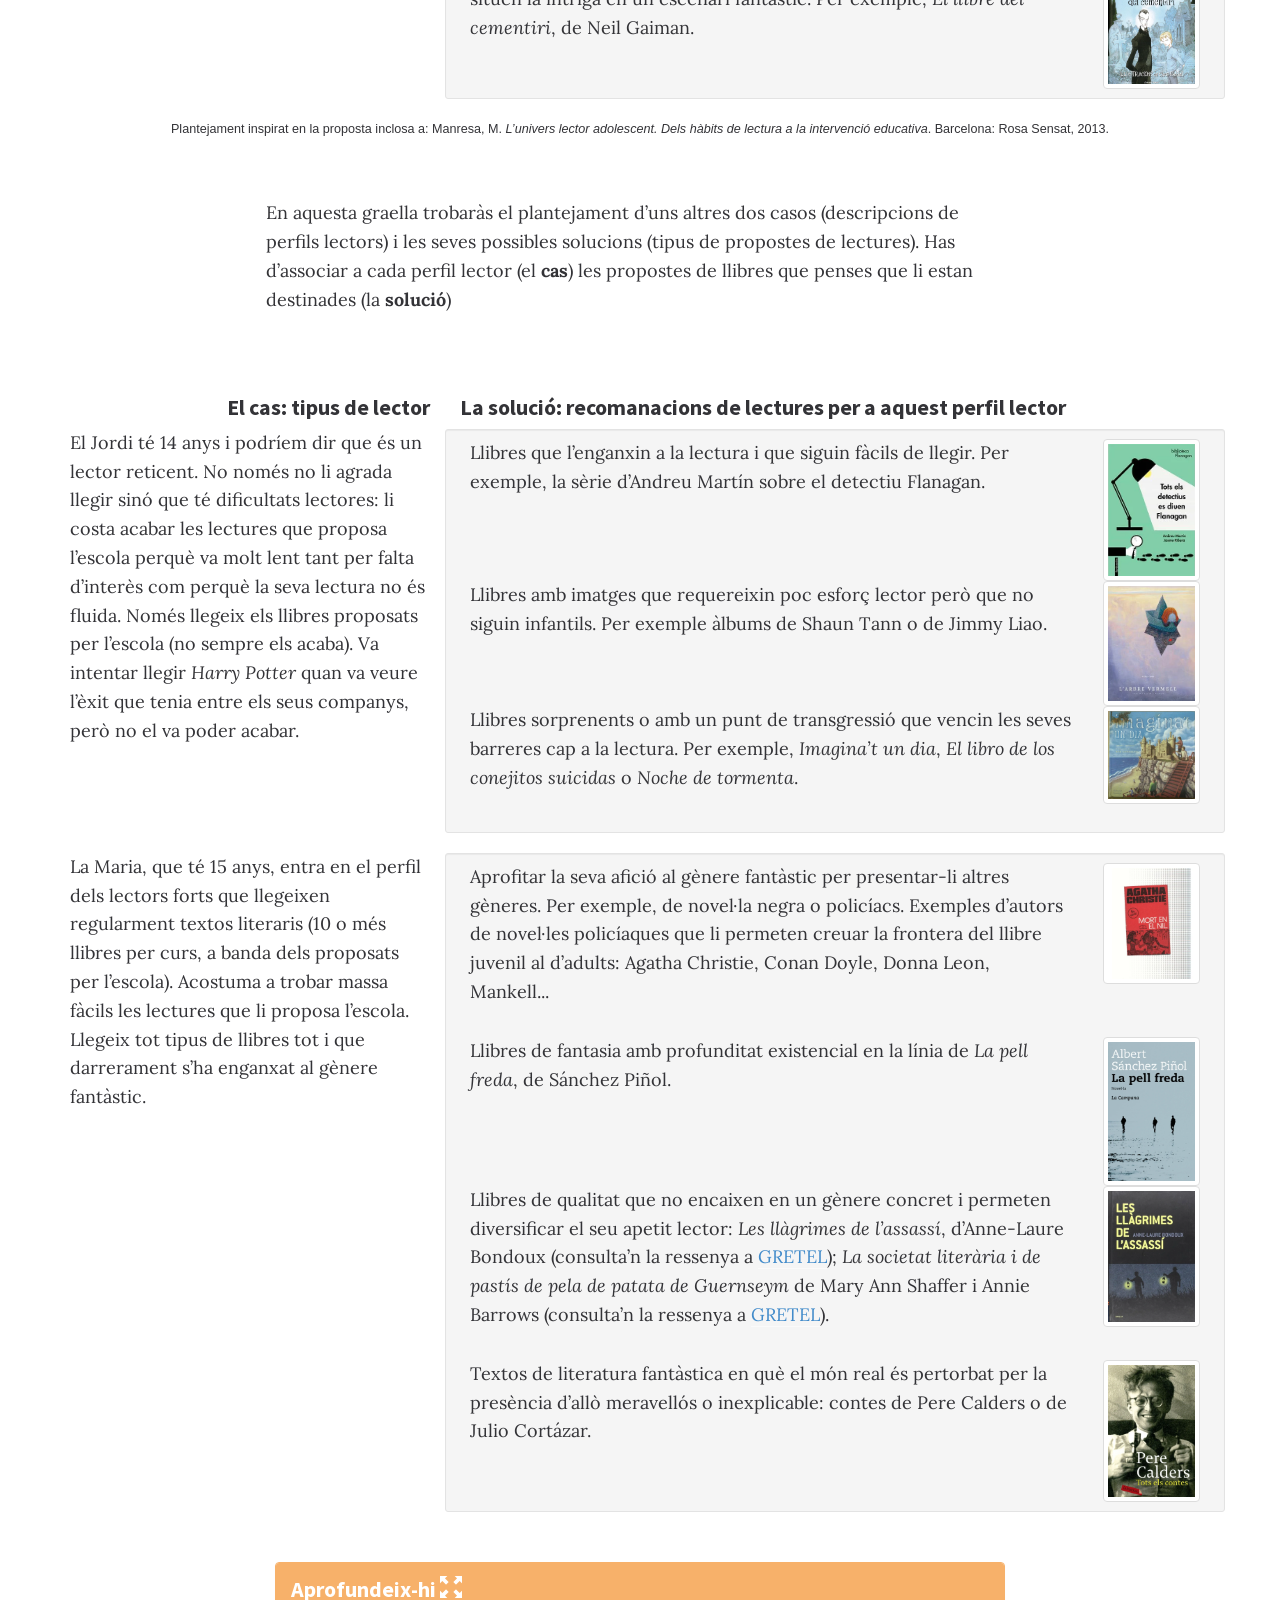
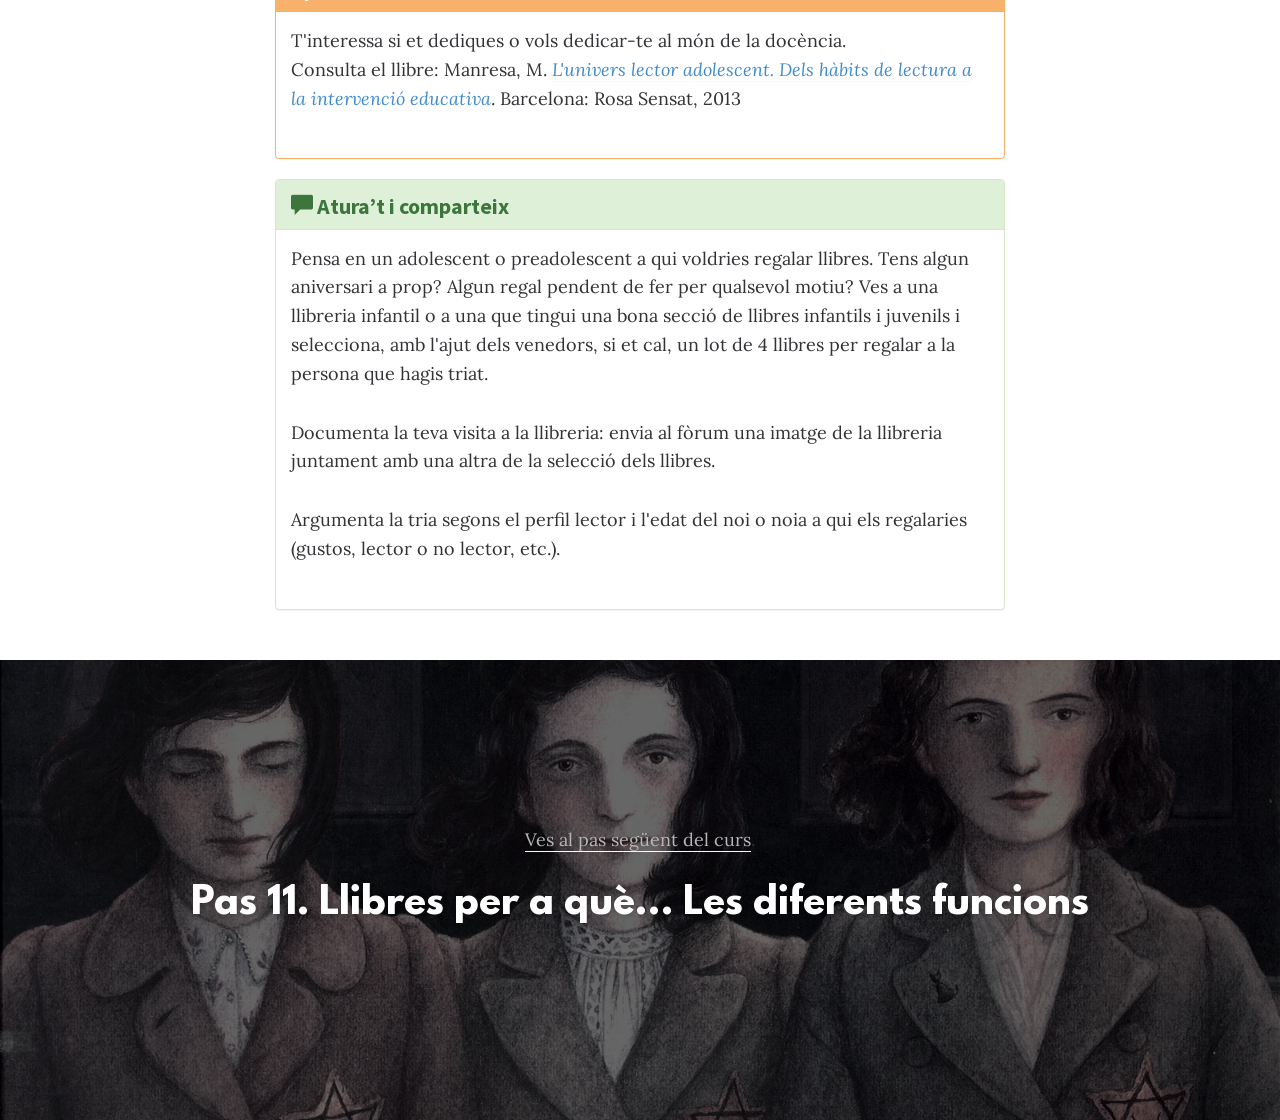
<file: 10/index.html>
<!DOCTYPE html>
<html class="no-js">

<head>
    <meta charset="utf-8">
    <meta http-equiv="X-UA-Compatible" content="IE=edge,chrome=1">
    <title>Pas 10. Llibres per a qui?... per als preadolescents</title>
    <meta name="description" content="">
    <meta name="viewport" content="width=device-width">
    <!-- Fonts -->
    <link href="../assets/css/plugins/font-awesome/css/font-awesome.min.css" rel="stylesheet" type="text/css">
    <link rel="stylesheet" href="../css/fonts-local.css">
<link rel="stylesheet" href="../css/bootstrap.min.css">
    <link rel="stylesheet" href="../css/main.css">
    <link rel="stylesheet" href="../css/miniops.css">
    <link rel="stylesheet" href="assets/css/fluidbox.css">
    <script src="../js/vendor/modernizr-2.6.2-respond-1.1.0.min.js"></script>
</head>

<body>
    <span class="menu-trigger writer-icon animated fadeInDown">
    <span class="bar"></span>
    <span class="bar"></span>
    <span class="bar"></span>
    </span>
    <div class="hero-image fons-pas-10" style="">
        <!-- if the user has javascript disabled they can still use the menu -->
        <noscript>
            <div class="no-js-menu">
                <h3>Índex del curs</h3>
                <ul>
                    <li><a href="../index.html">Portada</a></li>
                    <li><a href="../1/index.html">Pas 1. Presentació</a></li>
                    <li><a href="../2/index.html">Pas 2. El llibre com a objecte i com a producte cultural</a></li>
                    <li><a href="../3/index.html">Pas 3. Traduccions i adaptacions</a></li>
                    <li><a href="../4/index.html">Pas 4. La relació text-imatge</a></li>
                    <li><a href="../5/index.html">Pas 5. La qualitat de la imatge</a></li>
                    <li><a href="../6/index.html">Pas 6. La qualitat del text</a></li>
                    <li><a href="../7/index.html">Pas 7. Els elements de les històries infantils</a></li>
                    <li><a href="../8/index.html">Pas 8. Una tria de llibres bons i diversos</a></li>
                    <li><a href="../9/index.html">Pas 9. Llibres per a qui?... Per als més petits</a></li>
                    <li><a class="active" href="#">Pas 10. Llibres per a qui?... Per als preadolescents</a></li>
                    <li><a href="../11/index.html">Pas 11. Llibres per a què… Les diferents funcions</a></li>
                    <li><a href="../12/index.html">Pas 12. Projecte</a></li>
                </ul>
            </div>
        </noscript>
        <!-- end no script -->
    </div>
    <div class="container">
        <div class="row">
            <div id="menu">
                <h3>Índex del curs</h3>
                <ul>
                    <li><a href="../index.html">Portada</a></li>
                    <li><a href="../1/index.html">Pas 1. Presentació</a></li>
                    <li><a href="../2/index.html">Pas 2. El llibre com a objecte i com a producte cultural</a></li>
                    <li><a href="../3/index.html">Pas 3. Traduccions i adaptacions</a></li>
                    <li><a href="../4/index.html">Pas 4. La relació text-imatge</a></li>
                    <li><a href="../5/index.html">Pas 5. La qualitat de la imatge</a></li>
                    <li><a href="../6/index.html">Pas 6. La qualitat del text</a></li>
                    <li><a href="../7/index.html">Pas 7. Els elements de les històries infantils</a></li>
                    <li><a href="../8/index.html">Pas 8. Una tria de llibres bons i diversos</a></li>
                    <li><a href="../9/index.html">Pas 9. Llibres per a qui?... Per als més petits</a></li>
                    <li><a class="active" href="#">Pas 10. Llibres per a qui?... Per als preadolescents</a></li>
                    <li><a href="../11/index.html">Pas 11. Llibres per a què… Les diferents funcions</a></li>
                    <li><a href="../12/index.html">Pas 12. Projecte</a></li>
                </ul>
            </div>
            <div class="col-xs-12 main-content single-content">
                <!--         <p class="meta">
           23 minuts de lectura
        </p> -->
                <h1>Pas 10. Llibres per a qui?... Per als preadolescents</h1>
                <p class="subtitle">Per triar les lectures literàries dels infants més grans cal tenir en compte, a banda de la qualitat literària dels textos, les seves característiques com a lectors.</p>
                <h2>Perduts a la llibreria!</h2>
                <p>
                    <img src="assets/img/10-1.opt.webp" class="img-responsive img-thumbnail" width="773" height="773" decoding="async">
                    <small>Il·lustració de Marta Pau. 2015</small>
                </p>
                <p>
                    Aquest tipus de comentaris, habituals en les llibreries, mostren el desconcert dels adults quan busquen llibres adequats per a nens i joves.
                </p>
                <p>
                    Seleccionar els llibres adequats per a cada lector s’assembla a “resoldre un cas”: necessitem recopilar informació sobre el perfil lector del destinatari i després “lligar caps”, bastir la nostra estratègia d’actuació i proposar-li els tipus de llibres que poden respondre a les seves necessitats lectores. En realitat, no existeixen llibres per a nens de 8 anys en abstracte, per exemple.
                </p>
                <p>
                    Analitzem un cas concret. Escolta la conversa en què un noi explica la seva relació amb la lectura literària i una mediadora li ofereix determinades lectures que responen al seu perfil lector. A partir de la situació:
                </p>
                <div class="well">
                    <div class="external-embed-placeholder" data-media-title="Àudio: llibres per a preadolescents" data-preview="assets/media-previews/soundcloud-preadolescents.webp" style="aspect-ratio: 100 / 166;"><a href="https://w.soundcloud.com/player/?url=https%3A//api.soundcloud.com/tracks/190074125&amp;color=0066cc&amp;auto_play=false&amp;hide_related=false&amp;show_comments=true&amp;show_user=true&amp;show_reposts=false" target="_blank" rel="noopener">Obre el contingut multimèdia</a></div>

                </div>
                <p><small>Locució: Naïm Lutfi i Magda Murillo</small></p>
                <ul>
                    <li>
                        Fes un diagnòstic del <strong>cas</strong>: com és el perfil lector del noi?
                    </li>
                    <li>
                        Identifica la <strong>solució</strong>: quina és la intencionalitat dels suggeriments de lectura que li ofereix el mediador/mediadora?
                    </li>
                </ul>
                <p>
                    Mira en el quadre següent si coincideix el perfil lector que has identificat en el <em>podcast</em>, que permet definir el <strong>cas</strong>, i el sentit de les propostes de la mediadora, que presenten la <strong>solució</strong> del cas.
                </p>
            </div>
            <div class="col-xs-12">
                <!-- header -->
                <div class="row">
                    <div class="col-xs-4 text-right">
                        <h3>El cas: tipus de lector</h3>
                    </div>
                    <div class="col-xs-8">
                        <h3>La solució: recomanacions de lectures per a aquest perfil lector</h3>
                    </div>
                </div>
                <!-- row 1 -->
                <div class="row">
                    <div class="col-xs-4">
                        <p>
                            El Pol, un nen de 14 anys, acostumava a ser una lector mitjà (llegia entre 4 i 5 llibres l'any apart de les lectures de l’escola). Però des que va descobrir <em>Harry Potter</em> i <em>Crepuscle</em> ha pujat la seva mitjana de lectura i pot arribar a llegir més d’un llibre al mes. El Pol s’ha encasellat en un tipus de lectura molt concret: només li agraden les sagues comercials.
                        </p>
                    </div>
                    <div class="col-xs-8">
                        <div class="row well well-sm">
                            <div class="col-xs-10">
                                <p>
                                    Altres sagues comercials, per exemple, <em>Els jocs de la fam</em>, de Suzanne Collins.
                                </p>
                            </div>
                            <div class="col-xs-2">
                                <a href="assets/img/jocs-fam.opt.webp">
                                    <img src="assets/img/jocs-fam.opt.webp" class="img-responsive img-thumbnail" width="538" height="800" decoding="async" loading="lazy">
                                </a>
                            </div>
                            <!--     </div>
    <div class="row well well-sm"> -->
                            <!-- <hr> -->
                            <div class="col-xs-10">
                                <p>
                                    Textos informatius que mostrin un altre tipus de lectura i que permetin ampliar els referents mitològics que apareixen en les sagues. Per exemple, <em>L’enciclopèdia de les coses que mai no van existir</em>.
                                </p>
                            </div>
                            <div class="col-xs-2">
                                <a href="assets/img/enciclopedia.opt.webp">
                                    <img src="assets/img/enciclopedia.opt.webp" class="img-responsive img-thumbnail" width="594" height="793" decoding="async" loading="lazy">
                                </a>
                            </div>
                            <!--     </div>
      <div class="row well well-sm"> -->
                            <!-- <hr> -->
                            <div class="col-xs-10">
                                <p>
                                    Textos fantàstics clàssics referents dels llibres de fantasia que llegeix. Per exemple, relats mitològics.
                                </p>
                            </div>
                            <div class="col-xs-2">
                                <a href="assets/img/mitologia.opt.webp">
                                    <img src="assets/img/mitologia.opt.webp" class="img-responsive img-thumbnail" width="600" height="908" decoding="async" loading="lazy">
                                </a>
                            </div>
                            <!-- <hr> -->
                            <!--     </div>
          <div class="row well well-sm"> -->
                            <div class="col-xs-10">
                                <p>
                                    Llibres del gènere fantàstic però de més qualitat. Per exemple: la saga <em>La matèria fosca</em>, de Phillip Pullman, o el llibre de fantasia èpica <em>Loba</em> de Verónica Murguía.
                                </p>
                            </div>
                            <div class="col-xs-2">
                                <a href="assets/img/pullman.opt.webp">
                                    <img src="assets/img/pullman.opt.webp" class="img-responsive img-thumbnail" width="528" height="780" decoding="async" loading="lazy">
                                </a>
                            </div>
                            <!-- <hr> -->
                            <!--     </div>

          <div class="row well well-sm"> -->
                            <div class="col-xs-10">
                                <p>
                                    Llibres d’altres gèneres fronterers amb la fantasia, per exemple, els que situen la intriga en un escenari fantàstic. Per exemple, <em>El llibre del cementiri</em>, de Neil Gaiman.
                                </p>
                            </div>
                            <div class="col-xs-2">
                                <a href="assets/img/cementiri.opt.webp">
                                    <img src="assets/img/cementiri.opt.webp" class="img-responsive img-thumbnail" width="563" height="800" decoding="async" loading="lazy">
                                </a>
                            </div>
                        </div>
                    </div>
                </div>
                <p class="text-center"><small>
              Plantejament inspirat en la proposta inclosa a: Manresa, M. <em>L’univers lector adolescent. Dels hàbits de lectura a la intervenció educativa</em>. Barcelona: Rosa Sensat, 2013.
            </small></p>
            </div>
            <div class="col-xs-12 main-content single-content">
                <p>
                    En aquesta graella trobaràs el plantejament d’uns altres dos casos (descripcions de perfils lectors) i les seves possibles solucions (tipus de propostes de lectures). Has d’associar a cada perfil lector (el <strong>cas</strong>) les propostes de llibres que penses que li estan destinades (la <strong>solució</strong>)
                </p>
            </div>
            <div class="col-xs-12">
                <!-- header -->
                <div class="row">
                    <div class="col-xs-4 text-right">
                        <h3>El cas: tipus de lector</h3>
                    </div>
                    <div class="col-xs-8">
                        <h3>La solució: recomanacions de lectures per a aquest perfil lector</h3>
                    </div>
                </div>
                <div class="row">
                    <div class="col-xs-4">
                        <p>
                            El Jordi té 14 anys i podríem dir que és un lector reticent. No només no li agrada llegir sinó que té dificultats lectores: li costa acabar les lectures que proposa l’escola perquè va molt lent tant per falta d’interès com perquè la seva lectura no és fluida. Només llegeix els llibres proposats per l’escola (no sempre els acaba). Va intentar llegir <em>Harry Potter</em> quan va veure l’èxit que tenia entre els seus companys, però no el va poder acabar.
                        </p>
                    </div>
                    <div class="col-xs-8">
                        <div class="row well well-sm">
                            <div class="col-xs-10">
                                <p>
                                    Llibres que l’enganxin a la lectura i que siguin fàcils de llegir. Per exemple, la sèrie d’Andreu Martín sobre el detectiu Flanagan.
                                </p>
                            </div>
                            <div class="col-xs-2">
                              <a href="assets/img/flanagan.opt.webp">
                                    <img src="assets/img/flanagan.opt.webp" class="img-responsive img-thumbnail" width="222" height="339" decoding="async" loading="lazy">
                              </a>
                            </div>
                            <!-- <hr> -->
                            <!--     </div>
    <div class="row well well-sm">
 -->
                            <div class="col-xs-10">
                                <p>
                                    Llibres amb imatges que requereixin poc esforç lector però que no siguin infantils. Per exemple àlbums de Shaun Tann o de Jimmy Liao.
                                </p>
                            </div>
                            <div class="col-xs-2">
                                <a href="assets/img/shaun-tan-album.opt.webp">
                                    <img src="assets/img/shaun-tan-album.opt.webp" class="img-responsive img-thumbnail" alt="Coberta d'un àlbum de Shaun Tan" width="450" height="599" decoding="async" loading="lazy">
                                </a>
                            </div>
                            <!--     </div>
    <div class="row well well-sm"> -->
                            <!-- <hr> -->
                            <div class="col-xs-10">
                                <p>
                                    Llibres sorprenents o amb un punt de transgressió que vencin les seves barreres cap a la lectura. Per exemple, <em>Imagina’t un dia</em>, <em>El libro de los conejitos suicidas</em> o <em>Noche de tormenta</em>.
                                </p>
                            </div>
                            <div class="col-xs-2">
                                <a href="assets/img/noche-de-tormenta.opt.webp">
                                    <img src="assets/img/noche-de-tormenta.opt.webp" class="img-responsive img-thumbnail" alt="Coberta de Noche de tormenta" width="500" height="508" decoding="async" loading="lazy">
                                </a>
                            </div>
                        </div>
                    </div>
                </div>
                <!-- <hr> -->
                <div class="row">
                    <div class="col-xs-4">
                        <p>
                            La Maria, que té 15 anys, entra en el perfil dels lectors forts que llegeixen regularment textos literaris (10 o més llibres per curs, a banda dels proposats per l’escola). Acostuma a trobar massa fàcils les lectures que li proposa l’escola. Llegeix tot tipus de llibres tot i que darrerament s’ha enganxat al gènere fantàstic.
                        </p>
                    </div>
                    <div class="col-xs-8">
                        <div class="row well well-sm">
                            <div class="col-xs-10">
                                <p>
                                    Aprofitar la seva afició al gènere fantàstic per presentar-li altres gèneres. Per exemple, de novel·la negra o policíacs. Exemples d’autors de novel·les policíaques que li permeten creuar la frontera del llibre juvenil al d’adults: Agatha Christie, Conan Doyle, Donna Leon, Mankell...
                                </p>
                            </div>
                            <div class="col-xs-2">
                                <a href="assets/img/mort-en-el-nil.opt.webp">
                                    <img src="assets/img/mort-en-el-nil.opt.webp" class="img-responsive img-thumbnail" alt="Coberta de Mort en el Nil" width="500" height="640" decoding="async" loading="lazy">
                                </a>
                            </div>
                            <!--     </div>
    <div class="row well well-sm"> -->
                            <!-- <hr> -->
                            <div class="col-xs-10">
                                <p>
                                    Llibres de fantasia amb profunditat existencial en la línia de <em>La pell freda</em>, de Sánchez Piñol.
                                </p>
                            </div>
                            <div class="col-xs-2">
                                <a href="assets/img/pell-freda.opt.webp">
                                    <img src="assets/img/pell-freda.opt.webp" class="img-responsive img-thumbnail" alt="Coberta de La pell freda" width="500" height="802" decoding="async" loading="lazy">
                                </a>
                            </div>
                            <!--     </div>
    <div class="row well well-sm"> -->
                            <!-- <hr> -->
                            <div class="col-xs-10">

<p>Llibres de qualitat que no encaixen en un gènere concret i permeten diversificar el seu apetit lector: <em>Les llàgrimes de l’assassí</em>, d’Anne-Laure Bondoux (consulta’n la ressenya a <a href="https://www.gretel.cat/recomanacions-lij/les-llagrimes-de-lassassi/">GRETEL</a>); <em>La societat literària i de pastís de pela de patata de Guernseym</em> de Mary Ann Shaffer i Annie Barrows (consulta’n la ressenya a <a href="https://www.gretel.cat/recomanacions-lij/la-societat-literaria-i-de-pastis-de-peles-de-patata-de-guernsey/">GRETEL</a>).</p>


                            </div>
                            <div class="col-xs-2">
                                <a href="assets/img/les-llagrimes-assassi.opt.webp">
                                    <img src="assets/img/les-llagrimes-assassi.opt.webp" class="img-responsive img-thumbnail" alt="Coberta de Les llàgrimes de l'assassí" width="500" height="755" decoding="async" loading="lazy">
                                </a>
                            </div>
                            <!--     </div>
    <div class="row well well-sm"> -->
                            <!-- <hr> -->
                            <div class="col-xs-10">
                                <p>
                                    Textos de literatura fantàstica en què el món real és pertorbat per la presència d’allò meravellós o inexplicable: contes de Pere Calders o de Julio Cortázar.
                                </p>
                            </div>
                            <div class="col-xs-2">
                                <a href="assets/img/tots-els-contes-calders.opt.webp">
                                    <img src="assets/img/tots-els-contes-calders.opt.webp" class="img-responsive img-thumbnail" alt="Coberta de Tots els contes" width="500" height="762" decoding="async" loading="lazy">
                                </a>
                            </div>
                        </div>
                    </div>
                </div>
                <div class="col-xs-12 main-content single-content">
                    <div class="panel panel-primary">
                        <div class="panel-heading">
                            <h3 class="panel-title">  Aprofundeix-hi <span class="glyphicon glyphicon-fullscreen" aria-hidden="true"></span></h3>
                        </div>
                        <div class="panel-body">
                            <p>T'interessa si et dediques o vols dedicar-te al món de la docència.
                                <br />Consulta el llibre: Manresa, M. <em><a href="https://www.rosasensat.org/producte/lunivers-lector-adolescent/">L'univers lector adolescent. Dels hàbits de lectura a la intervenció educativa</a></em>. Barcelona: Rosa Sensat, 2013</p>
                        </div>
                    </div>
                    <div class="panel panel-success">
                        <div class="panel-heading">
                            <h3 class="panel-title"> <span class="glyphicon glyphicon-comment" aria-hidden="true"></span> Atura’t i comparteix</h3>
                        </div>
                        <div class="panel-body">
                            <p>
                                Pensa en un adolescent o preadolescent a qui voldries regalar llibres. Tens algun aniversari a prop? Algun regal pendent de fer per qualsevol motiu? Ves a una llibreria infantil o a una que tingui una bona secció de llibres infantils i juvenils i selecciona, amb l'ajut dels venedors, si et cal, un lot de 4 llibres per regalar a la persona que hagis triat.
                            </p>
                            <p>
                                Documenta la teva visita a la llibreria: envia al fòrum una imatge de la llibreria juntament amb una altra de la selecció dels llibres.
                            </p>
                            <p>Argumenta la tria segons el perfil lector i l'edat del noi o noia a qui els regalaries (gustos, lector o no lector, etc.).</p>
                            <!--
<p>
Si decideixes regalar-los a adolescents, segueix el model que hem mostrat en els casos anteriors, i argumenta la tria segons el perfil lector i l’edat:
</p>

<table class="table">
  <tr>
    <td rowspan="3">El Jordi té 14 anys i podríem dir que és un lector reticent. No només no li agrada llegir sinó que té dificultats lectores: li costa acabar les lectures que proposa l’escola perquè va molt lent tant per falta d’interès com perquè la seva lectura no és fluida. <br>
Només llegeix els llibres proposats per l’escola (no sempre els acaba). Va intentar llegir Harry Potter quan va veure l’èxit que tenia entre els seus companys, però no el va poder acabar.</td>
    <td>Llibres que l'enganxin a la lectura i que siguin fàcils de llegir. <br>
He seleccionat per regalar-li el llibre <em>No demanis llobarro fora de temporada</em> de la sèrie d’Andreu Martín sobre el detectiu Flanagan.</td>
  </tr>
  <tr>
    <td>Llibres amb imatges que requereixin poc esforç lector però que no siguin infantils.
He seleccionat per regalar-li l'àlbum <em>La cosa perdida</em> de Shaun Tan.
</td>
  </tr>
  <tr>
    <td>Llibres sorprenents o amb un punt de transgressió que vencin les seves barreres cap a la lectura. <br>He seleccionat per regalar-li <em>Noche de tormenta</em>, de Michèle Lemieux.
</td>
  </tr>
</table>

<p>
En canvi, si decideixes fer el regal a un infant d'entre 1 i 5 anys, procura que els quatre llibres que triïs siguin diversos segons les categories que t'hem mostrat anteriorment (llibres d'imatges, informatius, narracions mudes, contes il·lustrats, etc.) i argumenta que siguin llibres adequats a l'edat segons les característiques del text, del format i de la il·lustració que has vist en els vídeos sobre els llibres per als més petits.
</p>
-->
                        </div>
                    </div>
                </div>
            </div>
            <!-- main-content/col -->
        </div>
        <!--/row -->
    </div>
    <!-- /container -->
    <div class="single-footer text-center">
        <div class="content-footer">
            <p><a href="../11/index.html">Ves al pas següent del curs</a>.</p>
            <h1 style="color: white">Pas 11. Llibres per a què… Les diferents funcions</h1>
        </div>
    </div>
    <script src="../js/vendor/jquery-1.10.1.min.js"></script>
    <script src="../js/vendor/jquery.jpanelmenu.min.js"></script>
    <script src="../js/vendor/bootstrap.min.js"></script>
    <script src="../js/main.js"></script>
    <script src="assets/js/jquery.fluidbox.min.js"></script>
    <script>
    $(function() {
        $('a').fluidbox();
    })
    </script>
</body>

</html>
</file>
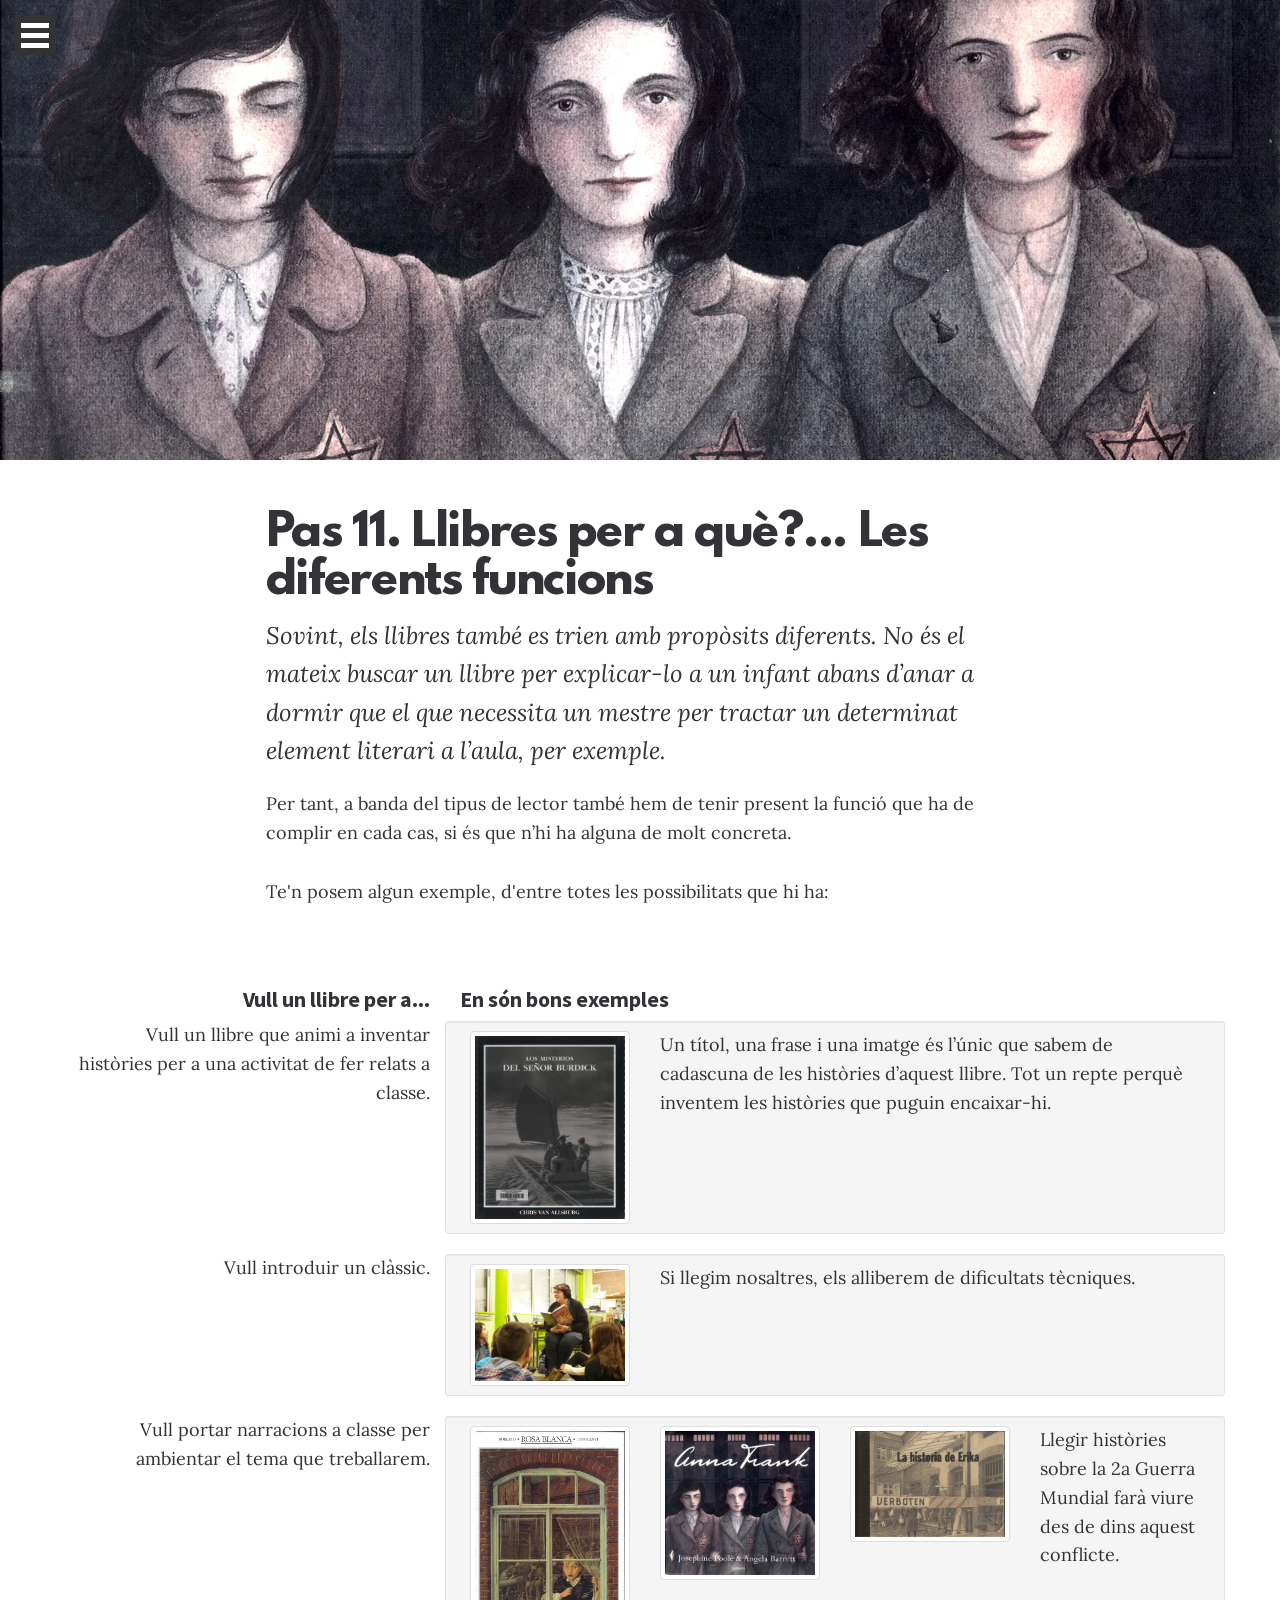
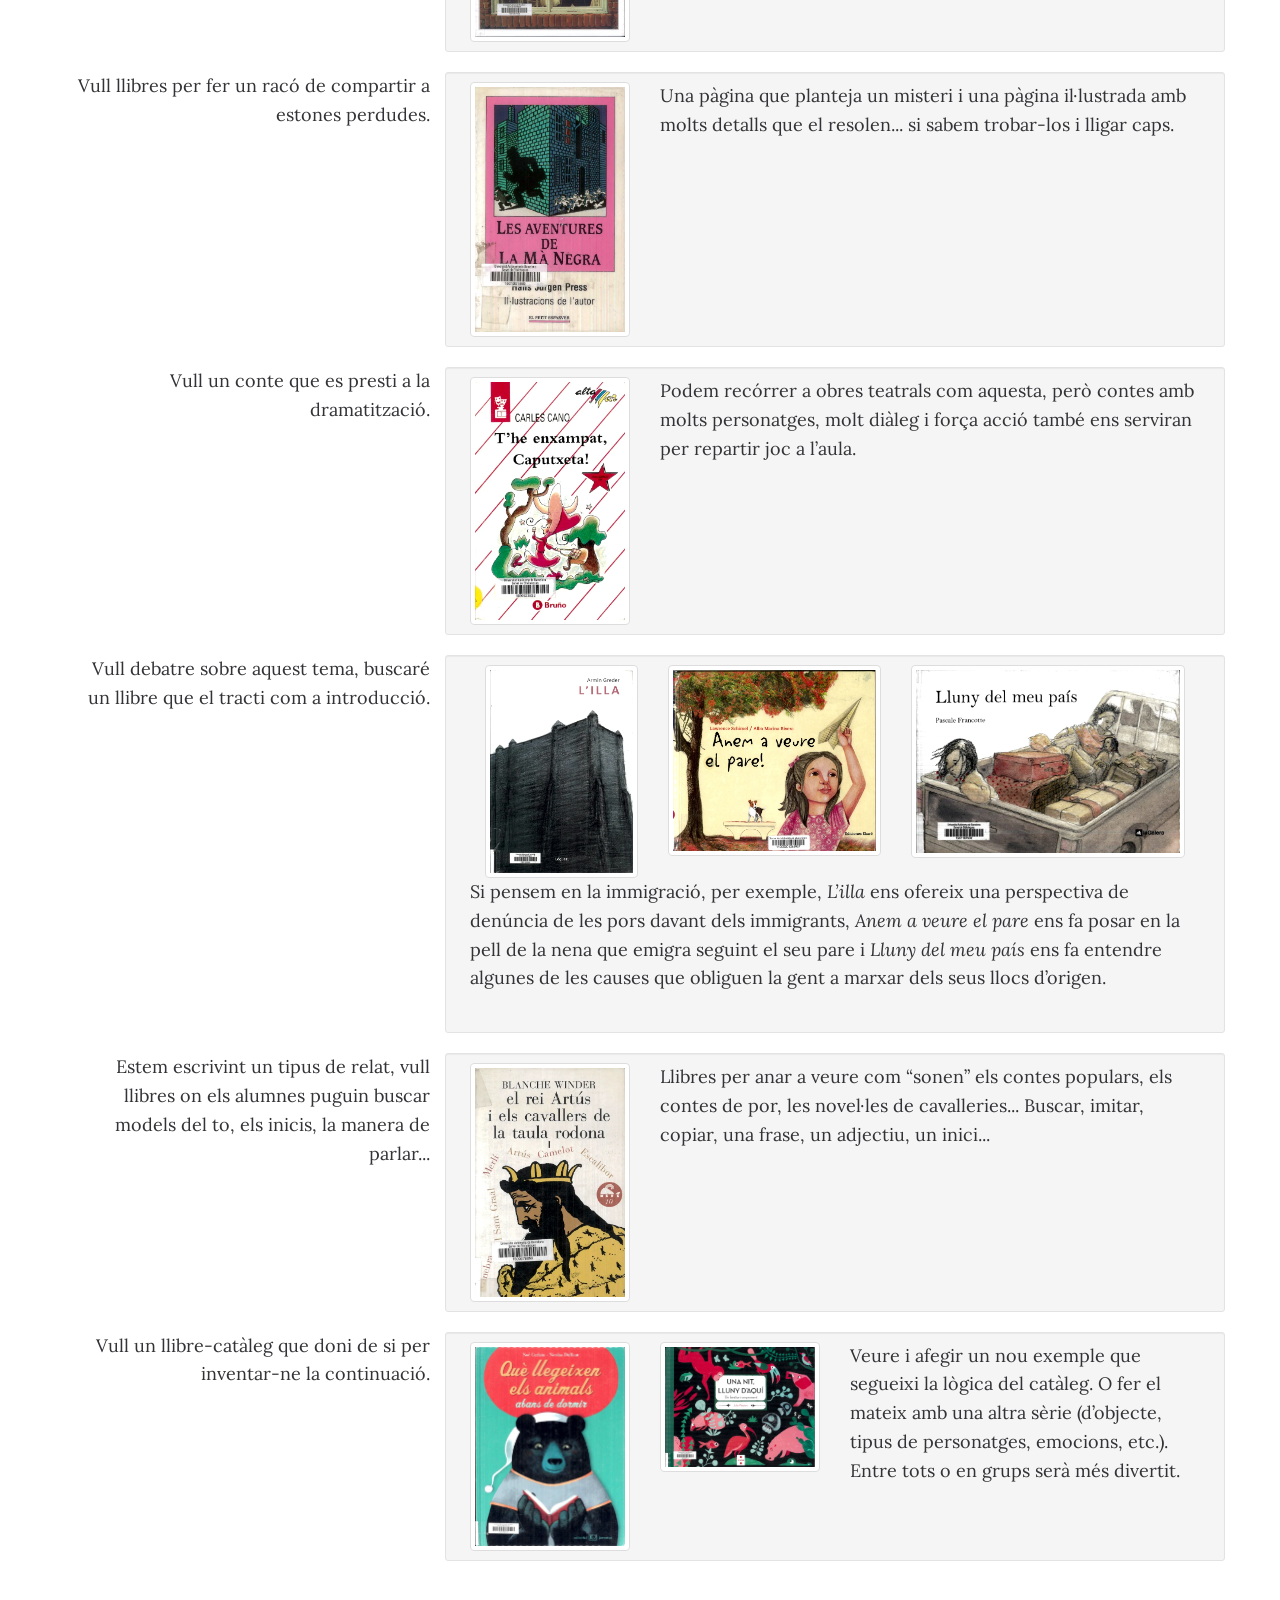
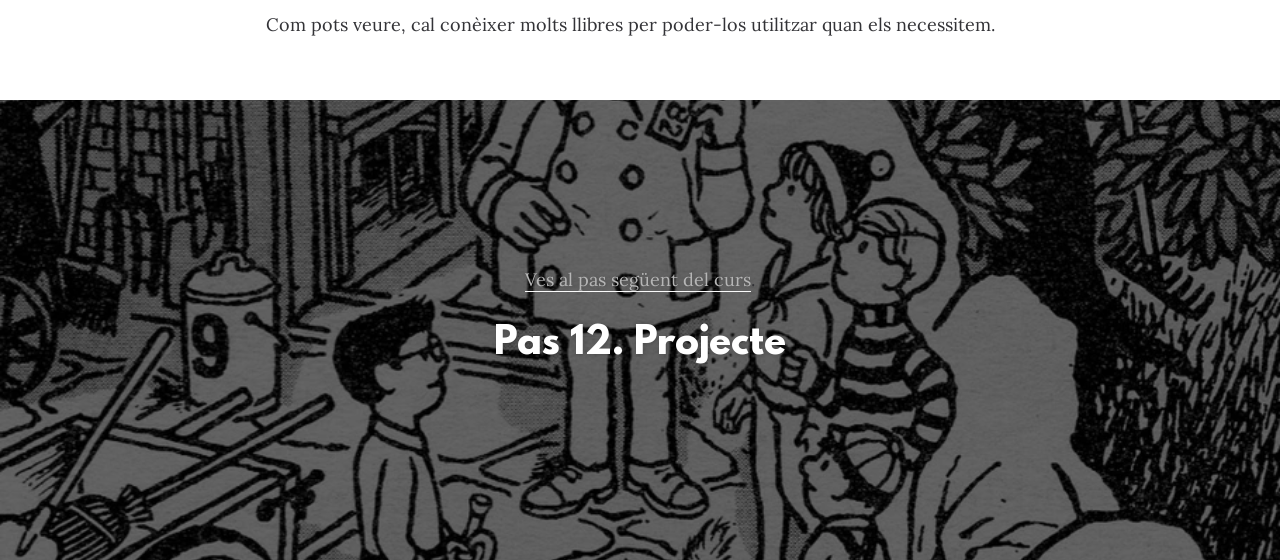
<file: 11/index.html>
<!DOCTYPE html>
<html class="no-js">

<head>
    <meta charset="utf-8">
    <meta http-equiv="X-UA-Compatible" content="IE=edge,chrome=1">
    <title>Pas 11. Llibres per a què? Les diferents funcions</title>
    <meta name="description" content="">
    <meta name="viewport" content="width=device-width">
    <!-- Fonts -->
    <link href="../assets/css/plugins/font-awesome/css/font-awesome.min.css" rel="stylesheet" type="text/css">
    <link rel="stylesheet" href="../css/fonts-local.css">
<link rel="stylesheet" href="../css/bootstrap.min.css">
    <link rel="stylesheet" href="../css/main.css">
    <link rel="stylesheet" href="../css/miniops.css">
    <link rel="stylesheet" href="assets/css/fluidbox.css">
    <script src="../js/vendor/modernizr-2.6.2-respond-1.1.0.min.js"></script>
</head>

<body>
    <span class="menu-trigger writer-icon animated fadeInDown">
    <span class="bar"></span>
    <span class="bar"></span>
    <span class="bar"></span>
    </span>
    <div class="hero-image fons-pas-11" style="">
        <!-- if the user has javascript disabled they can still use the menu -->
        <noscript>
            <div class="no-js-menu">
                <h3>Índex del curs</h3>
                <ul>
                    <li><a href="../index.html">Portada</a></li>
                    <li><a href="../1/index.html">Pas 1. Presentació</a></li>
                    <li><a href="../2/index.html">Pas 2. El llibre com a objecte i com a producte cultural</a></li>
                    <li><a href="../3/index.html">Pas 3. Traduccions i adaptacions</a></li>
                    <li><a href="../4/index.html">Pas 4. La relació text-imatge</a></li>
                    <li><a href="../5/index.html">Pas 5. La qualitat de la imatge</a></li>
                    <li><a href="../6/index.html">Pas 6. La qualitat del text</a></li>
                    <li><a href="../7/index.html">Pas 7. Els elements de les històries infantils</a></li>
                    <li><a href="../8/index.html">Pas 8. Una tria de llibres bons i diversos</a></li>
                    <li><a href="../9/index.html">Pas 9. Llibres per a qui?... Per als més petits</a></li>
                    <li><a href="../10/index.html">Pas 10. LLibres per a qui?... Per als preadolescents</a></li>
                    <li><a class="active" href="#">Pas 11. Llibres per a què?... Les diferents funcions</a></li>
                    <li><a href="../12/index.html">Pas 12. Projecte</a></li>
                </ul>
            </div>
        </noscript>
        <!-- end no script -->
    </div>
    <div class="container">
        <div class="row">
            <div id="menu">
                <h3>Índex del curs</h3>
                <ul>
                    <li><a href="../index.html">Portada</a></li>
                    <li><a href="../1/index.html">Pas 1. Presentació</a></li>
                    <li><a href="../2/index.html">Pas 2. El llibre com a objecte i com a producte cultural</a></li>
                    <li><a href="../3/index.html">Pas 3. Traduccions i adaptacions</a></li>
                    <li><a href="../4/index.html">Pas 4. La relació text-imatge</a></li>
                    <li><a href="../5/index.html">Pas 5. La qualitat de la imatge</a></li>
                    <li><a href="../6/index.html">Pas 6. La qualitat del text</a></li>
                    <li><a href="../7/index.html">Pas 7. Els elements de les històries infantils</a></li>
                    <li><a href="../8/index.html">Pas 8. Una tria de llibres bons i diversos</a></li>
                    <li><a href="../9/index.html">Pas 9. Llibres per a qui?... Per als més petits</a></li>
                    <li><a href="../10/index.html">Pas 10. LLibres per a qui?... Per als preadolescents</a></li>
                    <li><a class="active" href="#">Pas 11. Llibres per a què?... Les diferents funcions</a></li>
                    <li><a href="../12/index.html">Pas 12. Projecte</a></li>
                </ul>
            </div>
            <div class="col-xs-12 main-content single-content">
                <!--         <p class="meta">
           23 minuts de lectura
        </p> -->
                <h1>Pas 11. Llibres per a què?... Les diferents funcions</h1>
                <p class="subtitle">Sovint, els llibres també es trien amb propòsits diferents. No és el mateix buscar un llibre per explicar-lo a un infant abans d’anar a dormir que el que necessita un mestre per tractar un determinat element literari a l’aula, per exemple.</p>
                <p>
                    Per tant, a banda del tipus de lector també hem de tenir present la funció que ha de complir en cada cas, si és que n’hi ha alguna de molt concreta.
                </p>
                <p>
                    Te'n posem algun exemple, d'entre totes les possibilitats que hi ha:
                </p>
            </div>
            <div class="col-xs-12">
                <!-- header -->
                <div class="row">
                    <div class="col-xs-4 text-right">
                        <h3>Vull un llibre per a... </h3>
                    </div>
                    <div class="col-xs-8">
                        <h3>En són bons exemples </h3>
                    </div>
                </div>
                <!-- row 1 -->
                <div class="row">
                    <div class="col-xs-4 text-right">
                        <p>Vull un llibre que animi a inventar històries per a una activitat de fer relats a classe.</p>
                    </div>
                    <div class="col-xs-8">
                        <div class="row well well-sm">
                            <div class="col-xs-3">
                                <a href="assets/img/burdick.opt.webp">
                                    <img src="assets/img/burdick-low.opt.webp" class="img-responsive img-thumbnail" width="210" height="256" decoding="async">
                                </a>
                            </div>
                            <div class="col-xs-9">
                                <p>
                                    Un títol, una frase i una imatge és l’únic que sabem de cadascuna de les històries d’aquest llibre. Tot un repte perquè inventem les històries que puguin encaixar-hi.
                                </p>
                            </div>
                        </div>
                    </div>
                </div>
                <!-- row 2 -->
                <div class="row">
                    <div class="col-xs-4 text-right">
                        <p>Vull introduir un clàssic.</p>
                    </div>
                    <div class="col-xs-8">
                        <div class="row well well-sm">
                            <div class="col-xs-3">
                                <a href="assets/img/odissea.opt.webp">
                                    <img src="assets/img/odissea.opt.webp" class="img-responsive img-thumbnail" width="800" height="600" decoding="async" loading="lazy">
                                </a>
                            </div>
                            <div class="col-xs-9">
                                <p>
                                    Si llegim nosaltres, els alliberem de dificultats tècniques.
                                </p>
                            </div>
                        </div>
                    </div>
                </div>
                <!-- row 3 -->
                <div class="row">
                    <div class="col-xs-4 text-right">
                        <p>Vull portar narracions a classe per ambientar el tema que treballarem.</p>
                    </div>
                    <div class="col-xs-8">
                        <div class="row well well-sm">
                            <div class="col-xs-3">
                                <a href="assets/img/rosa-blanca.opt.webp">
                                    <img src="assets/img/rosa-blanca.opt.webp" class="img-responsive img-thumbnail" width="584" height="800" decoding="async" loading="lazy">
                                </a>
                            </div>
                            <div class="col-xs-3">
                                <a href="assets/img/frank.opt.webp">
                                    <img src="assets/img/frank.opt.webp" class="img-responsive img-thumbnail" width="800" height="764" decoding="async" loading="lazy">
                                </a>
                            </div>
                            <div class="col-xs-3">
                                <a href="assets/img/erika.opt.webp">
                                    <img src="assets/img/erika.opt.webp" class="img-responsive img-thumbnail" width="800" height="566" decoding="async" loading="lazy">
                                </a>
                            </div>
                            <div class="col-xs-3">
                                <p>
                                    Llegir històries sobre la 2a Guerra Mundial farà viure des de dins aquest conflicte.
                                </p>
                            </div>
                        </div>
                    </div>
                </div>
                <!-- row 4 -->
                <div class="row">
                    <div class="col-xs-4 text-right">
                        <p>Vull llibres per fer un racó de compartir a estones perdudes.</p>
                    </div>
                    <div class="col-xs-8">
                        <div class="row well well-sm">
                            <div class="col-xs-3">
                                <a href="assets/img/ma-negra.opt.webp">
                                    <img src="assets/img/ma-negra.opt.webp" class="img-responsive img-thumbnail" width="489" height="800" decoding="async" loading="lazy">
                                </a>
                            </div>
                            <div class="col-xs-9">
                                <p>
                                    Una pàgina que planteja un misteri i una pàgina il·lustrada amb molts detalls que el resolen... si sabem trobar-los i lligar caps.
                                </p>
                            </div>
                        </div>
                    </div>
                </div>
                <!-- row 5 -->
                <div class="row">
                    <div class="col-xs-4 text-right">
                        <p>Vull un conte que es presti a la dramatització.</p>
                    </div>
                    <div class="col-xs-8">
                        <div class="row well well-sm">
                            <div class="col-xs-3">
                                <a href="assets/img/caputxeta.opt.webp">
                                    <img src="assets/img/caputxeta.opt.webp" class="img-responsive img-thumbnail" width="505" height="800" decoding="async" loading="lazy">
                                </a>
                            </div>
                            <div class="col-xs-9">
                                <p>
                                    Podem recórrer a obres teatrals com aquesta, però contes amb molts personatges, molt diàleg i força acció també ens serviran per repartir joc a l’aula.
                                </p>
                            </div>
                        </div>
                    </div>
                </div>
                <!-- row 6 -->
                <div class="row">
                    <div class="col-xs-4 text-right">
                        <p>Vull debatre sobre aquest tema, buscaré un llibre que el tracti com a introducció.</p>
                    </div>
                    <div class="col-xs-8">
                        <div class="row well well-sm">
                            <div class="col-xs-12">
                                <div class="col-xs-3">
                                    <a href="assets/img/illa.opt.webp">
                                        <img src="assets/img/illa.opt.webp" class="img-responsive img-thumbnail" width="561" height="800" decoding="async" loading="lazy">
                                    </a>
                                </div>
                                <div class="col-xs-4">
                                    <a href="assets/img/pare.opt.webp">
                                        <img src="assets/img/pare.opt.webp" class="img-responsive img-thumbnail" width="800" height="715" decoding="async" loading="lazy">
                                    </a>
                                </div>
                                <div class="col-xs-5">
                                    <a href="assets/img/lluny_del_meu_pais.opt.webp">
                                        <img src="assets/img/lluny_del_meu_pais.opt.webp" class="img-responsive img-thumbnail" width="800" height="555" decoding="async" loading="lazy">
                                    </a>
                                </div>
                            </div>
                            <div class="col-xs-12">
                                <p>
                                    Si pensem en la immigració, per exemple, <em>L’illa</em> ens ofereix una perspectiva de denúncia de les pors davant dels immigrants, <em>Anem a veure el pare</em> ens fa posar en la pell de la nena que emigra seguint el seu pare i <em>Lluny del meu país</em> ens fa entendre algunes de les causes que obliguen la gent a marxar dels seus llocs d’origen.
                                </p>
                            </div>
                        </div>
                    </div>
                </div>
                <!-- row 7 -->
                <div class="row">
                    <div class="col-xs-4 text-right">
                        <p>Estem escrivint un tipus de relat, vull llibres on els alumnes puguin buscar models del to, els inicis, la manera de parlar...</p>
                    </div>
                    <div class="col-xs-8">
                        <div class="row well well-sm">
                            <div class="col-xs-3">
                                <a href="assets/img/rei.opt.webp">
                                    <img src="assets/img/rei.opt.webp" class="img-responsive img-thumbnail" width="525" height="800" decoding="async" loading="lazy">
                                </a>
                            </div>
                            <div class="col-xs-9">
                                <p>
                                    Llibres per anar a veure com “sonen” els contes populars, els contes de por, les novel·les de cavalleries... Buscar, imitar, copiar, una frase, un adjectiu, un inici...
                                </p>
                            </div>
                        </div>
                    </div>
                </div>
                <!-- row 8 -->
                <div class="row">
                    <div class="col-xs-4 text-right">
                        <p>Vull un llibre-catàleg que doni de si per inventar-ne la continuació.</p>
                    </div>
                    <div class="col-xs-8">
                        <div class="row well well-sm">
                            <div class="col-xs-3">
                                <a href="assets/img/animals.opt.webp">
                                    <img src="assets/img/animals.opt.webp" class="img-responsive img-thumbnail" width="601" height="800" decoding="async" loading="lazy">
                                </a>
                            </div>
                            <div class="col-xs-3">
                                <a href="assets/img/nit.opt.webp">
                                    <img src="assets/img/nit.opt.webp" class="img-responsive img-thumbnail" width="800" height="641" decoding="async" loading="lazy">
                                </a>
                            </div>
                            <div class="col-xs-6">
                                <p>
                                    Veure i afegir un nou exemple que segueixi la lògica del catàleg. O fer el mateix amb una altra sèrie (d’objecte, tipus de personatges, emocions, etc.). Entre tots o en grups serà més divertit.
                                </p>
                            </div>
                        </div>
                    </div>
                </div>
            </div>
            <div class="col-xs-12 main-content single-content">
                <p>Com pots veure, cal conèixer molts llibres per poder-los utilitzar quan els necessitem.
                </p>
            </div>
            <!-- main-content/col -->
        </div>
        <!--/row -->
    </div>
    <!-- /container -->
<div class="single-footer text-center">
        <div class="content-footer">
            <p><a href="../12/index.html">Ves al pas següent del curs</a>.</p>
            <h1 style="color: white">Pas 12. Projecte</h1>
        </div>
    </div>
    <script src="../js/vendor/jquery-1.10.1.min.js"></script>
    <script src="../js/vendor/jquery.jpanelmenu.min.js"></script>
    <script src="../js/vendor/bootstrap.min.js"></script>
    <script src="../js/main.js"></script>
    <script src="assets/js/jquery.fluidbox.min.js"></script>
    <script>
    $(function() {
        $('a').fluidbox();
    })
    </script>
</body>

</html>
</file>
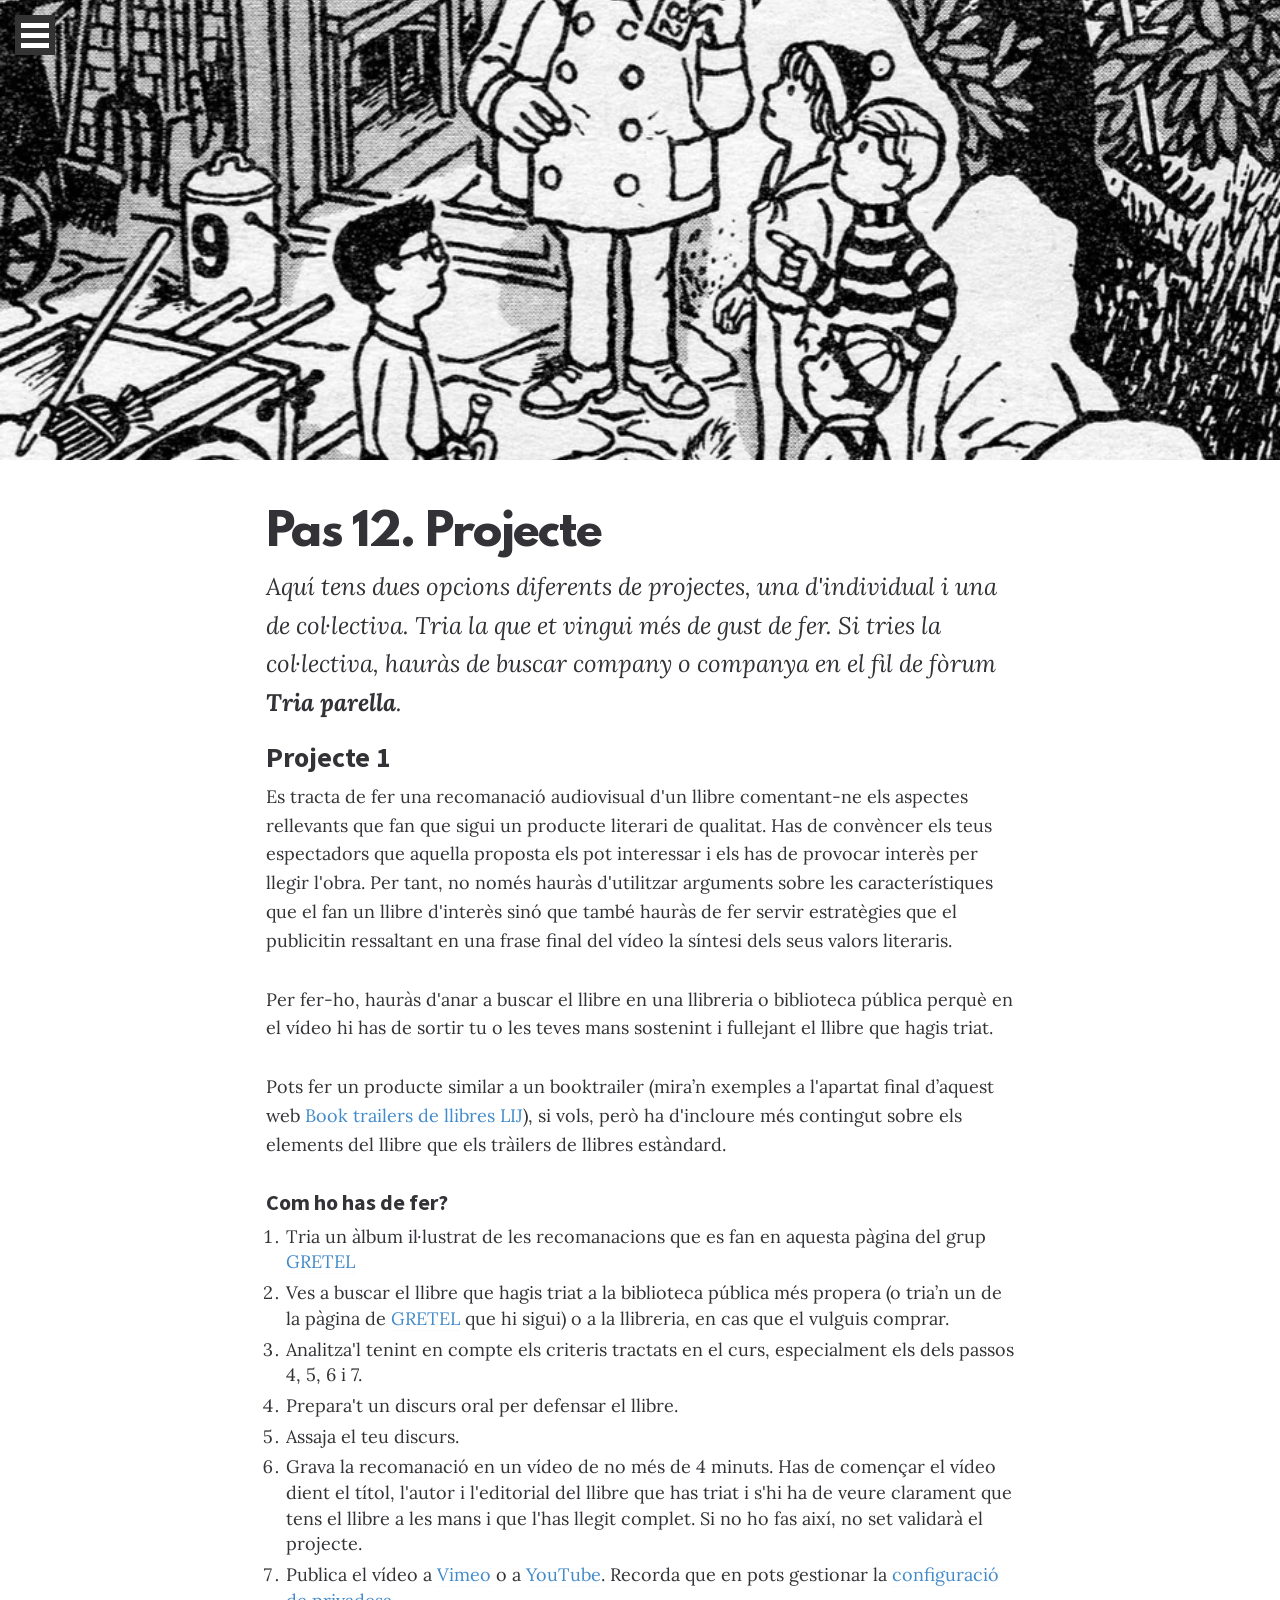
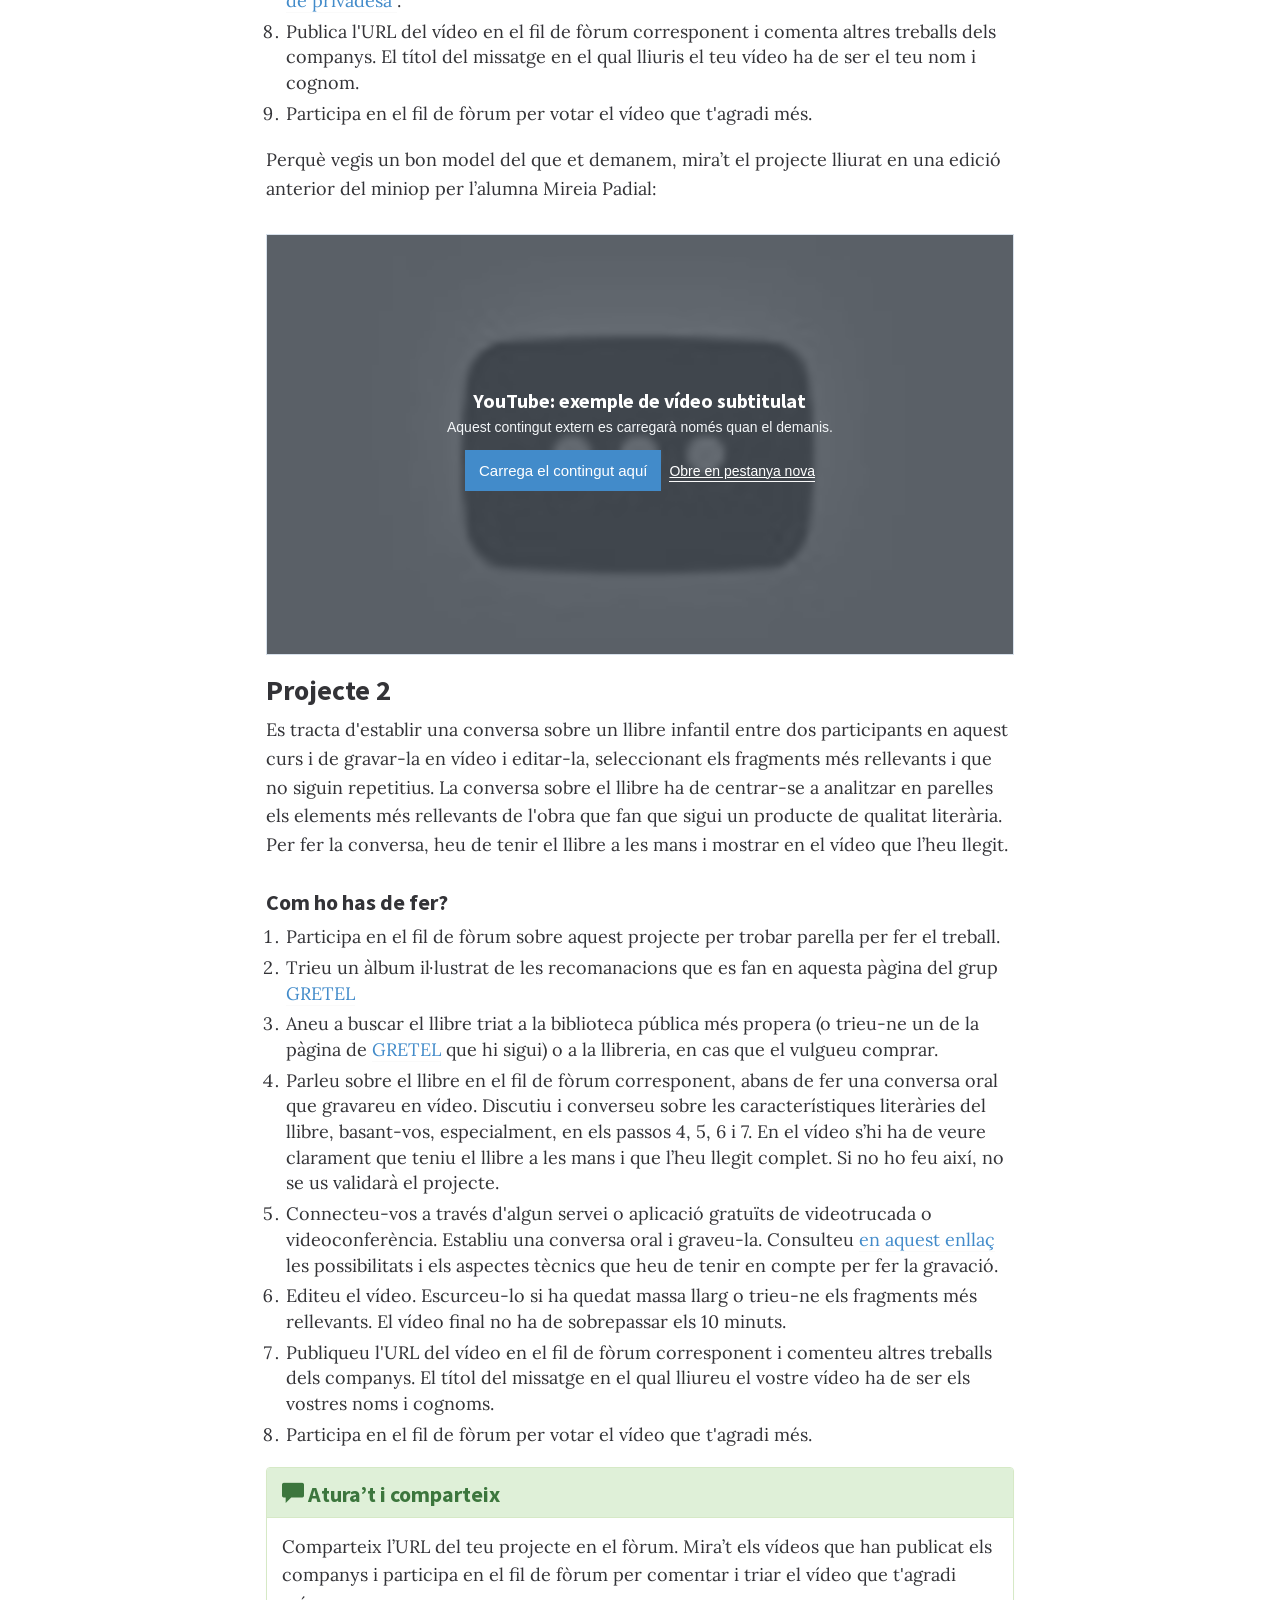
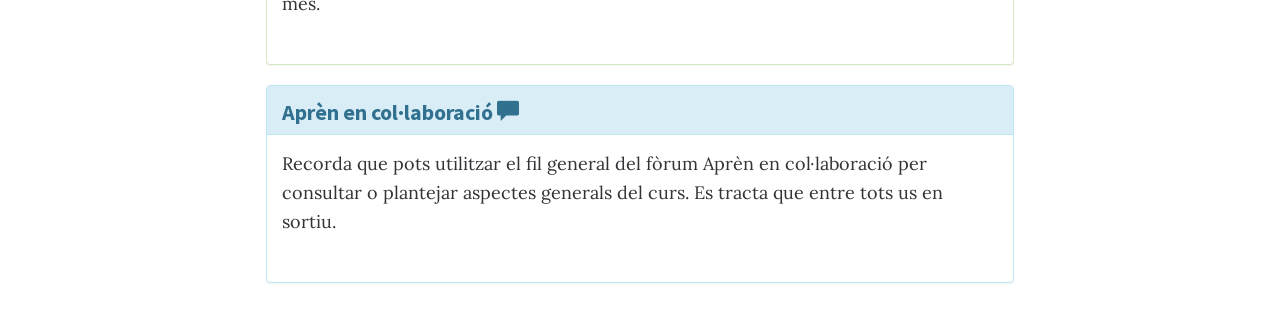
<file: 12/index.html>
<!DOCTYPE html>
<html class="no-js">
    <head>
        <meta charset="utf-8">
        <meta http-equiv="X-UA-Compatible" content="IE=edge,chrome=1">
        <title>Projecte</title>
        <meta name="description" content="">
        <meta name="viewport" content="width=device-width">
        <!-- Fonts -->
        <link href="../assets/css/plugins/font-awesome/css/font-awesome.min.css" rel="stylesheet" type="text/css">
    <link rel="stylesheet" href="../css/fonts-local.css">
<link rel="stylesheet" href="../css/bootstrap.min.css">
        <link rel="stylesheet" href="../css/main.css">
        <link rel="stylesheet" href="../css/miniops.css">
        <script src="../js/vendor/modernizr-2.6.2-respond-1.1.0.min.js"></script>
    </head>
    <body>
        <span class="menu-trigger writer-icon animated fadeInDown">
            <span class="bar"></span>
            <span class="bar"></span>
            <span class="bar"></span>
        </span>
        <div class="hero-image fons-pas-12" style="">
            <!-- if the user has javascript disabled they can still use the menu -->
            <noscript>
            <div class="no-js-menu">
                <h3>Índex del curs</h3>
                <ul>
                    <li><a href="../index.html">Portada</a></li>
                    <li><a href="../1/index.html">Pas 1. Presentació</a></li>
                    <li><a href="../2/index.html">Pas 2. El llibre com a objecte i com a producte cultural</a></li>
                    <li><a href="../3/index.html">Pas 3. Traduccions i adaptacions</a></li>
                    <li><a href="../4/index.html">Pas 4. La relació text-imatge</a></li>
                    <li><a href="../5/index.html">Pas 5. La qualitat de la imatge</a></li>
                    <li><a href="../6/index.html">Pas 6. La qualitat del text</a></li>
                    <li><a href="../7/index.html">Pas 7. Els elements de les històries infantils</a></li>
                    <li><a href="../8/index.html">Pas 8. Una tria de llibres bons i diversos</a></li>
                    <li><a href="../9/index.html">Pas 9. Llibres per a qui?... Per als més petits</a></li>
                    <li><a href="../10/index.html">Pas 10. LLibres per a qui?... Per als preadolescents</a></li>
                    <li><a href="../11/index.html">Pas 11. Llibres per a què... Les diferents funcions</a></li>
                    <li><a href="#" class="active">Pas 12. Projecte</a></li>
                </ul>
            </div>
            </noscript>
            <!-- end no script -->
        </div>
        <div class="container">
            <div class="row">
                <div id="menu">
                    <h3>Índex del curs</h3>
                    <ul>
                        <li><a href="../index.html">Portada</a></li>
                        <li><a href="../1/index.html">Pas 1. Presentació</a></li>
                        <li><a href="../2/index.html">Pas 2. El llibre com a objecte i com a producte cultural</a></li>
                        <li><a href="../3/index.html">Pas 3. Traduccions i adaptacions</a></li>
                        <li><a href="../4/index.html">Pas 4. La relació text-imatge</a></li>
                        <li><a href="../5/index.html">Pas 5. La qualitat de la imatge</a></li>
                        <li><a href="../6/index.html">Pas 6. La qualitat del text</a></li>
                        <li><a href="../7/index.html">Pas 7. Els elements de les històries infantils</a></li>
                        <li><a href="../8/index.html">Pas 8. Una tria de llibres bons i diversos</a></li>
                        <li><a href="../9/index.html">Pas 9. Llibres per a qui?... Per als més petits</a></li>
                        <li><a href="../10/index.html">Pas 10. LLibres per a qui?... Per als preadolescents</a></li>
                        <li><a href="../11/index.html">Pas 11. Llibres per a què... Les diferents funcions</a></li>
                        <li><a href="#" class="active">Pas 12. Projecte</a></li>
                    </ul>
                </div>
                <div class="col-xs-12 main-content single-content">
                    <!--         <p class="meta">
                         23 minuts de lectura
                    </p> -->
                    <h1>Pas 12. Projecte</h1>

                    <p class="subtitle">Aquí tens dues opcions diferents de projectes, una d'individual i una de col·lectiva. Tria la que et vingui més de gust de fer. Si tries la col·lectiva, hauràs de buscar company o companya en el fil de fòrum <strong>Tria parella</strong>.</p>

                    <h2>Projecte 1</h2>

                    <p>Es tracta de fer una recomanació audiovisual d'un llibre comentant-ne els aspectes rellevants que fan que sigui un producte literari de qualitat. Has de convèncer els teus espectadors que aquella proposta els pot interessar i els has de provocar interès per llegir l'obra. Per tant, no només hauràs d'utilitzar arguments sobre les característiques que el fan un llibre d'interès sinó que també hauràs de fer servir estratègies que el publicitin ressaltant en una frase final del vídeo la síntesi dels seus valors literaris. </p>


                    <p>Per fer-ho, hauràs d'anar a buscar el llibre en una llibreria o biblioteca pública perquè en el vídeo hi has de sortir tu o les teves mans sostenint i fullejant el llibre que hagis triat.</p>

                    <p>Pots fer un producte similar a un booktrailer (mira’n exemples a l'apartat final d’aquest web <a target="_blank" href="https://gretel.cat/materials-docents/book-trailers-de-llibres-lij/">Book trailers de llibres LIJ</a>), si vols, però ha d'incloure més contingut sobre els elements del llibre que els tràilers de llibres estàndard. </p>




                    <h3>Com ho has de fer?</h3>
                    <ol>
                        <li>Tria un àlbum il·lustrat de les recomanacions que es fan en aquesta pàgina del grup <a target="_blank" href="https://www.gretel.cat/recomanacions-lij/">GRETEL</a></li>
                        <li>Ves a buscar el llibre que hagis triat a la biblioteca pública més propera (o tria’n un de la pàgina de <a target="_blank" href="https://www.gretel.cat/recomanacions-lij/">GRETEL</a> que hi sigui) o a la llibreria, en cas que el vulguis comprar.</li>
                        <li>Analitza'l tenint en compte els criteris tractats en el curs, especialment els dels passos 4, 5, 6 i 7.</li>
                        <li>Prepara't un discurs oral per defensar el llibre.</li>
                        <li>Assaja el teu discurs.</li>
                        <li>Grava la recomanació en un vídeo de no més de 4 minuts. Has de començar el vídeo dient el títol, l'autor i l'editorial del llibre que has triat i s'hi ha de veure clarament que tens el llibre a les mans i que l'has llegit complet. Si no ho fas així, no set validarà el projecte.</li>
                        <li>Publica el vídeo a <a href="https://vimeo.com/" target="_new">Vimeo</a> o a <a href="https://support.google.com/youtube/answer/161805?hl=ca&co=GENIE.Platform" target="_new">YouTube</a>.  Recorda que en pots gestionar la <a href="https://support.google.com/youtube/answer/157177?hl=ca&co=GENIE.Platform%3DDesktop&oco=1" target="_new">configuració de privadesa </a>.
 </li>
                        <li>Publica l'URL del vídeo en el fil de fòrum corresponent i comenta altres treballs dels companys. El títol del missatge en el qual lliuris el teu vídeo ha de ser el teu nom i cognom. </li>
                        <li>Participa en el fil de fòrum per votar el vídeo que t'agradi més. </li>
                    </ol>
                    <p>Perquè vegis un bon model del que et demanem, mira’t el projecte lliurat en una edició anterior del miniop per l’alumna Mireia Padial:</p>

                <div class="embed-responsive embed-responsive-16by9">
                    <div class="external-embed-placeholder" data-media-title="YouTube: exemple de vídeo subtitulat" data-preview="assets/media-previews/youtube-CKhJ8y45T3k.webp" style="aspect-ratio: 560 / 315;"><a href="https://www.youtube.com/embed/CKhJ8y45T3k?cc_load_policy=1&amp;hl=es&amp;cc_lang_pref=es" target="_blank" rel="noopener">Obre el contingut multimèdia</a></div>
                </div>



                    <h2>Projecte 2</h2>


                    <p>Es tracta d'establir una conversa sobre un llibre infantil entre dos participants en aquest curs i de gravar-la en vídeo i editar-la, seleccionant els fragments més rellevants i que no siguin repetitius. La conversa sobre el llibre ha de centrar-se a analitzar en parelles els elements més rellevants de l'obra que fan que sigui un producte de qualitat literària. Per fer la conversa, heu de tenir el llibre a les mans i mostrar en el vídeo que l’heu llegit. </p>

                    <h3>Com ho has de fer?</h3>
                    <ol>
                        <li>Participa en el fil de fòrum sobre aquest projecte per trobar parella per fer el treball. </li>
                        <li>Trieu un àlbum il·lustrat de les recomanacions que es fan en aquesta pàgina del grup <a target="_blank" href="https://www.gretel.cat/recomanacions-lij/">GRETEL</a></li>
                        <li>Aneu a buscar el llibre triat a la biblioteca pública més propera (o trieu-ne un de la pàgina de <a target="_blank" href="https://www.gretel.cat/recomanacions-lij/">GRETEL</a> que hi sigui) o a la llibreria, en cas que el vulgueu comprar.</li>
                        <li>Parleu sobre el llibre en el fil de fòrum corresponent, abans de fer una conversa oral que gravareu en vídeo. Discutiu i converseu sobre les característiques literàries del llibre, basant-vos, especialment, en els passos 4, 5, 6 i 7. En el vídeo s’hi ha de veure clarament que teniu el llibre a les mans i que l’heu llegit complet. Si no ho feu així, no se us validarà el projecte. </li>
                        <li>Connecteu-vos a través d'algun servei o aplicació gratuïts de videotrucada o videoconferència. Establiu una conversa oral i graveu-la. Consulteu <a target="_new" href="https://www.trecebits.com/2020/05/06/como-grabar-videollamadas-en-zoom-skype-google-meet-teams-y-facetime/">en aquest enllaç</a> les possibilitats i els aspectes tècnics que heu de tenir en compte per fer la gravació.</li>
                        <li>Editeu el vídeo. Escurceu-lo si ha quedat massa llarg o trieu-ne els fragments més rellevants. El vídeo final no ha de sobrepassar els 10 minuts. </li>
                        <li>Publiqueu l'URL del vídeo en el fil de fòrum corresponent i comenteu altres treballs dels companys. El títol del missatge en el qual lliureu el vostre vídeo ha de ser els vostres noms i cognoms. </li>
                        <li>Participa en el fil de fòrum per votar el vídeo que t'agradi més. </li>
                    </ol>
                    <div class="panel panel-success">
                        <div class="panel-heading">
                            <h3 class="panel-title"> <span class="glyphicon glyphicon-comment" aria-hidden="true"></span> Atura’t i comparteix</h3>
                        </div>
                        <div class="panel-body">
                            <p>
                                Comparteix l’URL del teu projecte en el fòrum. Mira’t els vídeos que han publicat els companys i participa en el fil de fòrum per comentar i triar el vídeo que t'agradi més.
                            </p>
                        </div>
                    </div>
                    <div class="panel panel-info">
                        <div class="panel-heading">
                            <h3 class="panel-title"> Aprèn en col·laboració <span class="glyphicon glyphicon-comment" aria-hidden="true"></span></h3>
                        </div>
                        <div class="panel-body">
                            <p>Recorda que pots utilitzar el fil general del fòrum Aprèn en col·laboració per consultar o plantejar aspectes generals del curs. Es tracta que entre tots us en sortiu.</p>
                        </div>
                    </div>
                </div>
                <!-- main-content/col -->
            </div>
            <!--/row -->
        </div>
        <!-- /container -->
    <script src="../js/vendor/jquery-1.10.1.min.js"></script>
        <script src="../js/vendor/jquery.jpanelmenu.min.js"></script>
        <script src="../js/vendor/bootstrap.min.js" defer></script>
        <script src="../js/main.js" defer></script>
        <script>
        // $(function () {
        //     $('a').fluidbox();
        // })
        </script>
    </body>
</html>
</file>
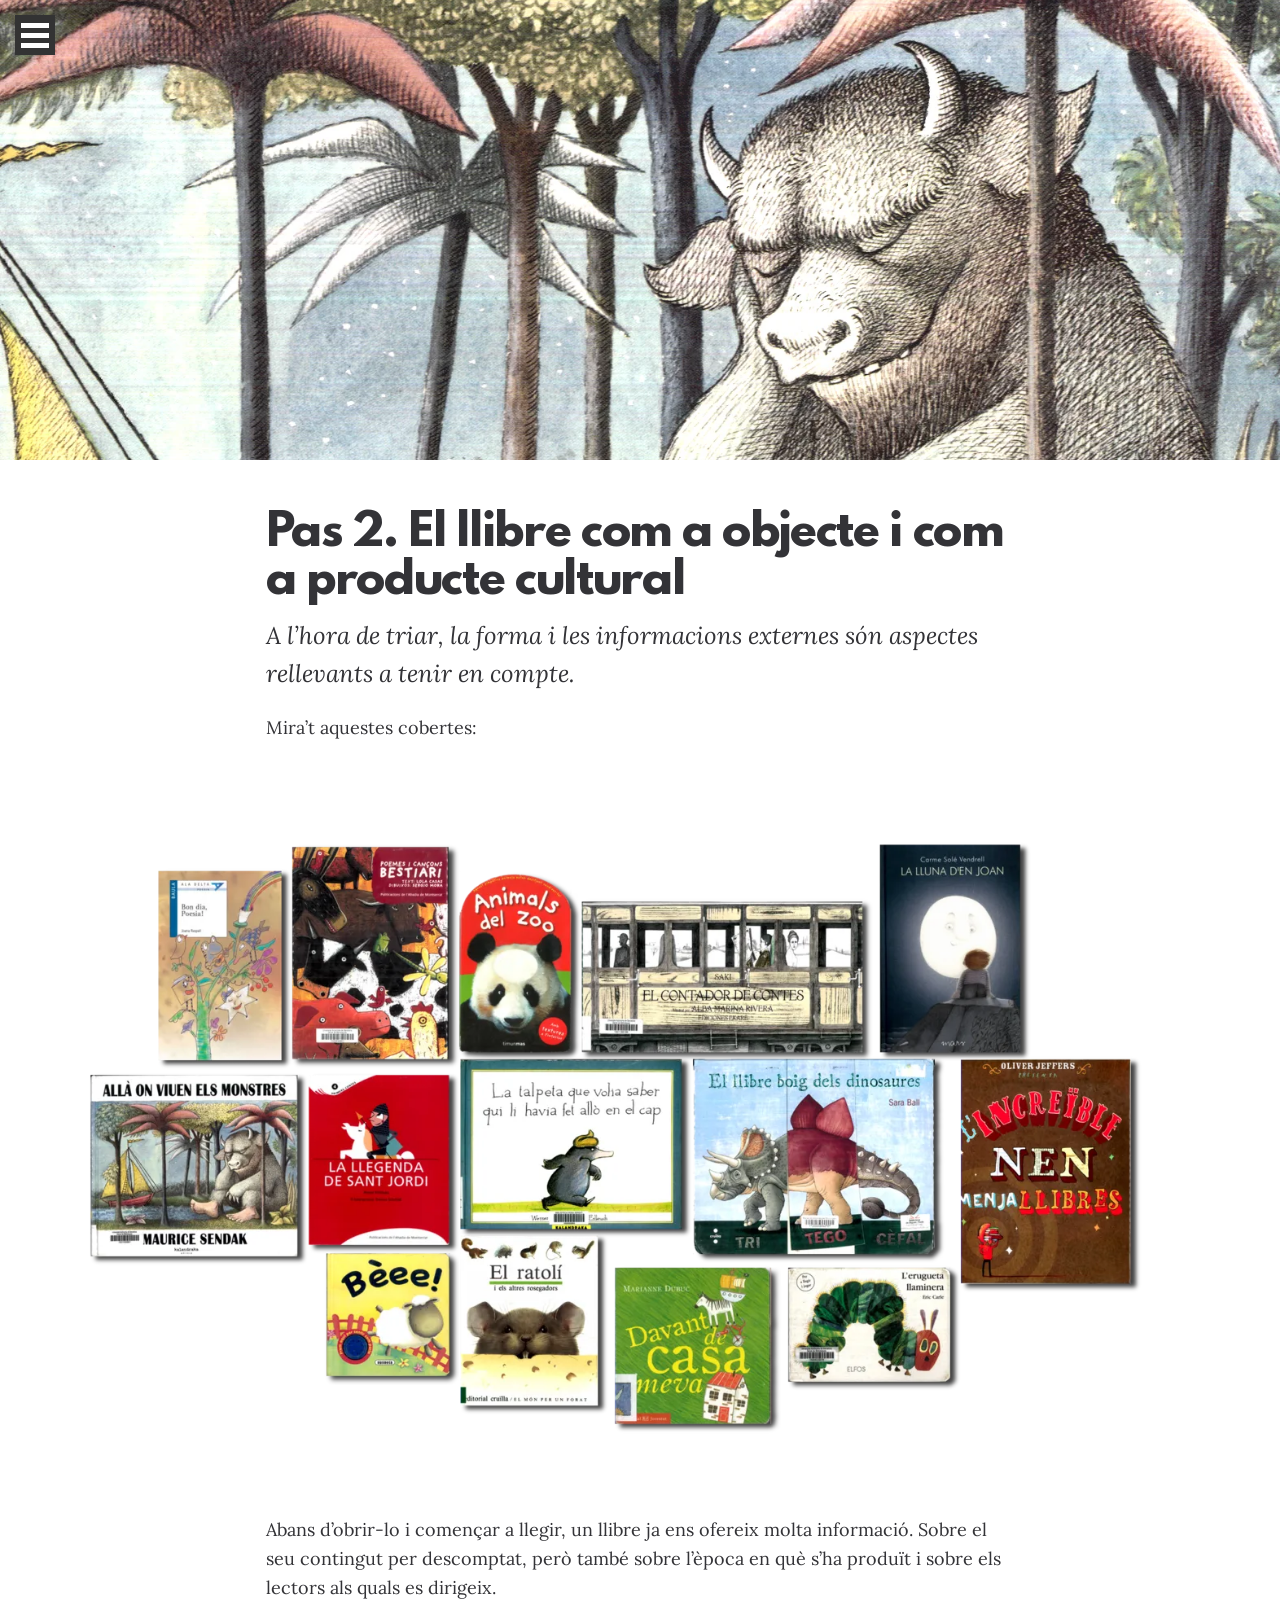
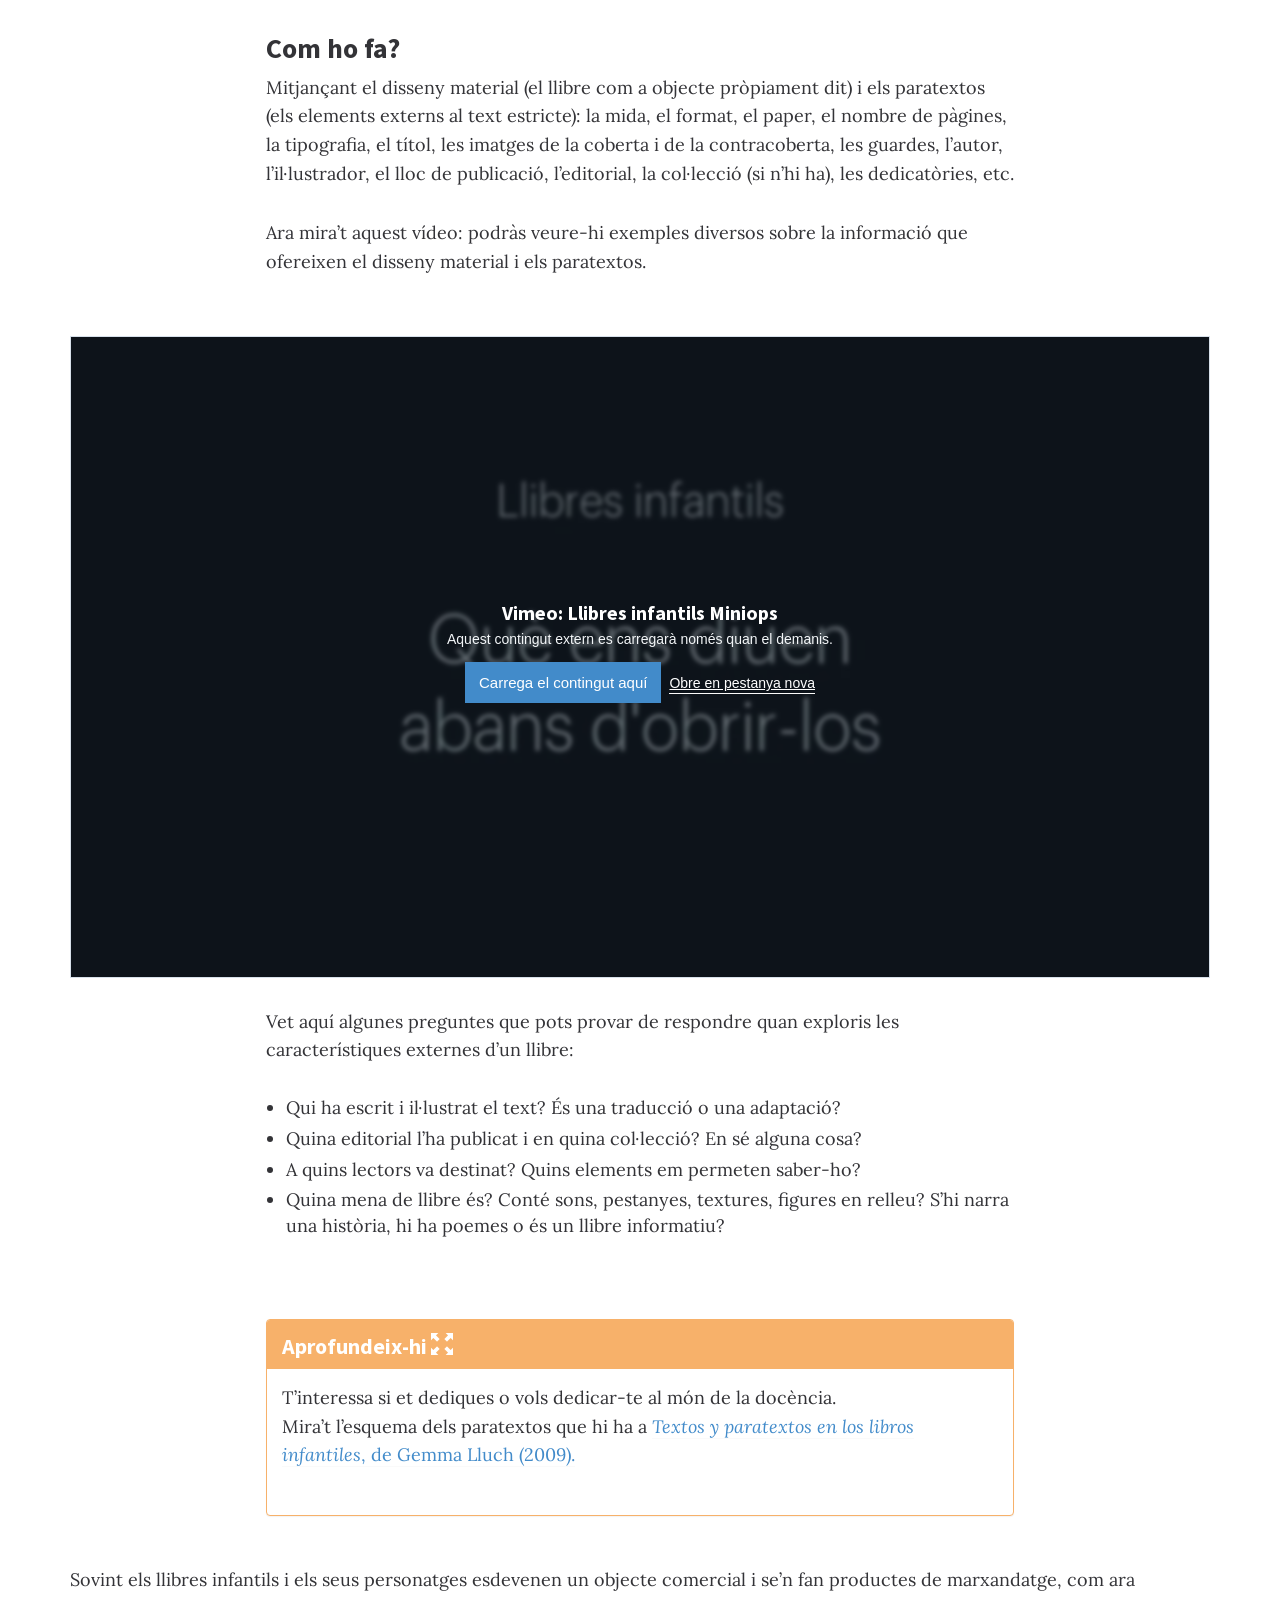
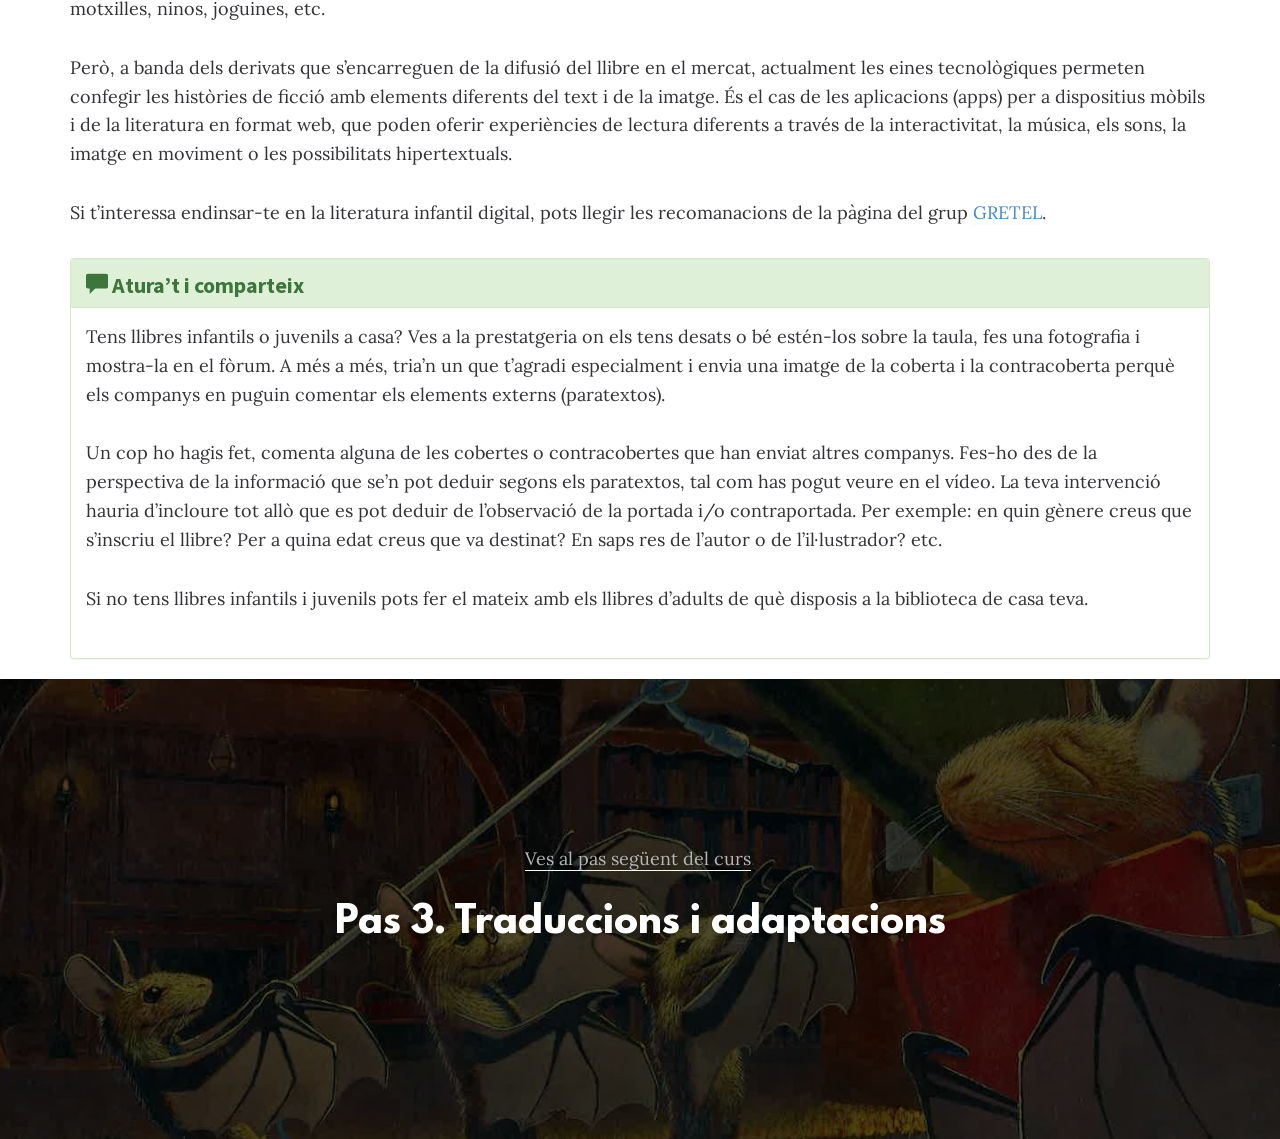
<file: 2/index.html>
<!DOCTYPE html>
<html class="no-js">

<head>
    <meta charset="utf-8">
    <meta http-equiv="X-UA-Compatible" content="IE=edge,chrome=1">
    <title>Pas 2. El llibre com a objecte i com a producte cultural</title>
    <meta name="description" content="">
    <meta name="viewport" content="width=device-width">
    <!-- Fonts -->
    <link href="../assets/css/plugins/font-awesome/css/font-awesome.min.css" rel="stylesheet" type="text/css">
    <link rel="stylesheet" href="../css/fonts-local.css">
<link rel="stylesheet" href="../css/bootstrap.min.css">
    <link rel="stylesheet" href="../css/main.css">
    <link rel="stylesheet" href="../css/miniops.css">
    <script src="../js/vendor/modernizr-2.6.2-respond-1.1.0.min.js"></script>
</head>

<body>
    <span class="menu-trigger writer-icon animated fadeInDown">
    <span class="bar"></span>
    <span class="bar"></span>
    <span class="bar"></span>
    </span>
    <div class="hero-image fons-pas-2" style="">
        <!-- if the user has javascript disabled they can still use the menu -->
        <noscript>
            <div class="no-js-menu">
                <h3>Índex del curs</h3>
                <ul>
                    <li><a href="../index.html">Portada</a></li>
                    <li><a href="../1/index.html">Pas 1. Presentació</a></li>
                    <li><a class="active" href="#">Pas 2. El llibre com a objecte i com a producte cultural</a></li>
                    <li><a href="../3/index.html">Pas 3. Traduccions i adaptacions</a></li>
                    <li><a href="../4/index.html">Pas 4. La relació text-imatge</a></li>
                    <li><a href="../5/index.html">Pas 5. La qualitat de la imatge</a></li>
                    <li><a href="../6/index.html">Pas 6. La qualitat del text</a></li>
                    <li><a href="../7/index.html">Pas 7. Els elements de les històries infantils</a></li>
                    <li><a href="../8/index.html">Pas 8. Una tria de llibres bons i diversos</a></li>
                    <li><a href="../9/index.html">Pas 9. Llibres per a qui?... Per als més petits</a></li>
                    <li><a href="../10/index.html">Pas 10. LLibres per a qui?... Per als preadolescents</a></li>
                    <li><a href="../11/index.html">Pas 11. Llibres per a què… Les diferents funcions</a></li>
                    <li><a href="../12/index.html">Pas 12. Projecte</a></li>
                </ul>
            </div>
        </noscript>
        <!-- end no script -->
    </div>
    <div class="container">
        <div class="row">
            <div id="menu">
                <h3>Índex del curs</h3>
                <ul>
                    <li><a href="../index.html">Portada</a></li>
                    <li><a href="../1/index.html">Pas 1. Presentació</a></li>
                    <li><a class="active" href="#">Pas 2. El llibre com a objecte i com a producte cultural</a></li>
                    <li><a href="../3/index.html">Pas 3. Traduccions i adaptacions</a></li>
                    <li><a href="../4/index.html">Pas 4. La relació text-imatge</a></li>
                    <li><a href="../5/index.html">Pas 5. La qualitat de la imatge</a></li>
                    <li><a href="../6/index.html">Pas 6. La qualitat del text</a></li>
                    <li><a href="../7/index.html">Pas 7. Els elements de les històries infantils</a></li>
                    <li><a href="../8/index.html">Pas 8. Una tria de llibres bons i diversos</a></li>
                    <li><a href="../9/index.html">Pas 9. Llibres per a qui?... Per als més petits</a></li>
                    <li><a href="../10/index.html">Pas 10. LLibres per a qui?... Per als preadolescents</a></li>
                    <li><a href="../11/index.html">Pas 11. Llibres per a què… Les diferents funcions</a></li>
                    <li><a href="../12/index.html">Pas 12. Projecte</a></li>
                </ul>
            </div>
            <div class="col-xs-12 main-content single-content">
                <!--                                 <p class="meta">
                                 23 minuts de lectura
                              </p> -->
                <h1>Pas 2. El llibre com a objecte i com a producte cultural</h1>
                <p class="subtitle">A l’hora de triar, la forma i les informacions externes són aspectes rellevants a tenir en compte.</p>
                <p>Mira’t aquestes cobertes:</p>
            </div>
            <div class="col-xs-12">
                <img src="assets/img/cobertes.opt.webp" class="img-responsive img-rounded" width="1400" height="840" decoding="async">
            </div>
            <div class="col-xs-12 main-content single-content">
                <p>Abans d’obrir-lo i començar a llegir, un llibre ja ens ofereix molta informació. Sobre el seu contingut per descomptat, però també sobre l’època en què s’ha produït i sobre els lectors als quals es dirigeix.</p>
                <h2>Com ho fa?</h2>
                <p>
                    Mitjançant el disseny material (el llibre com a objecte pròpiament dit) i els paratextos (els elements externs al text estricte): la mida, el format, el paper, el nombre de pàgines, la tipografia, el títol, les imatges de la coberta i de la contracoberta, les guardes, l’autor, l’il·lustrador, el lloc de publicació, l’editorial, la col·lecció (si n’hi ha), les dedicatòries, etc.</p>
                <p>Ara mira’t aquest vídeo: podràs veure-hi exemples diversos sobre la informació que ofereixen el disseny material i els paratextos.</p>
            </div>
            <div class="col-xs-12">
                <div class="embed-responsive embed-responsive-16by9">
                    <div class="external-embed-placeholder" data-media-title="Vimeo: Llibres infantils Miniops" data-preview="assets/media-previews/vimeo-118565187.webp" style="aspect-ratio: 560 / 315;"><a href="https://player.vimeo.com/video/118565187" target="_blank" rel="noopener">Obre el contingut multimèdia</a></div>
                </div>
            </div>
            <div class="col-xs-12 main-content single-content">
                <p>Vet aquí algunes preguntes que pots provar de respondre quan exploris les característiques externes d’un llibre:</p>
                <ul>
                    <li>Qui ha escrit i il·lustrat el text? És una traducció o una adaptació?</li>
                    <li>Quina editorial l’ha publicat i en quina col·lecció? En sé alguna cosa?</li>
                    <li>A quins lectors va destinat? Quins elements em permeten saber-ho?</li>
                    <li>Quina mena de llibre és? Conté sons, pestanyes, textures, figures en relleu? S’hi narra una història, hi ha poemes o és un llibre informatiu?</li>
                </ul></div>
                <div class="col-xs-12 main-content single-content">
                    <div class="panel panel-primary">
                        <div class="panel-heading">
                            <h3 class="panel-title">Aprofundeix-hi <span class="glyphicon glyphicon-fullscreen" aria-hidden="true"></span></h3>
                        </div>
                        <div class="panel-body">
                            <p>T’interessa si et dediques o vols dedicar-te al món de la docència.
                                <br />Mira’t l’esquema dels paratextos que hi ha a <a href="https://www.cervantesvirtual.com/obra-visor/textos-y-paratextos-en-los-libros-infantiles--0/html/361ad18e-783d-4c44-be20-83a92e797681_2.html"><em>Textos y paratextos en los libros infantiles</em>, de Gemma Lluch (2009).</a></p>
                        </div>
                    </div>
                <!--
                <div class="panel panel-default panel-warning">
                  <div class="panel-heading">
                        <h3 class="panel-title"> <span class="glyphicon glyphicon-zoom-in" aria-hidden="true" /></span> Aprofundeix-hi</h3>
                    </div>
                    <div class="panel-body">
                        <p>T’interessa si et dediques o vols dedicar-te al món de la docència.
                            <br />Mira’t l’esquema dels paratextos que hi ha a <a href="https://www.cervantesvirtual.com/obra-visor/textos-y-paratextos-en-los-libros-infantiles--0/html/361ad18e-783d-4c44-be20-83a92e797681_2.html"><em>Textos y paratextos en los libros infantiles</em>, de Gemma Lluch (2009).</a></p>-->
                    </div>
                </div>
                <p>Sovint els llibres infantils i els seus personatges esdevenen un objecte comercial i se’n fan productes de marxandatge, com ara motxilles, ninos, joguines, etc.</p>
                <p>Però, a banda dels derivats que s’encarreguen de la difusió del llibre en el mercat, actualment les eines tecnològiques permeten confegir les històries de ficció amb elements diferents del text i de la imatge. És el cas de les aplicacions (apps) per a dispositius mòbils i de la literatura en format web, que poden oferir experiències de lectura diferents a través de la interactivitat, la música, els sons, la imatge en moviment o les possibilitats hipertextuals.</p>
                <p>Si t’interessa endinsar-te en la literatura infantil digital, pots llegir les recomanacions de la pàgina del grup <a target="_blank" href="https://www.gretel.cat/recomanacions-lij-digital/">GRETEL</a>.</p>
                <div class="panel panel-success">
                    <div class="panel-heading">
                        <h3 class="panel-title"> <span class="glyphicon glyphicon-comment" aria-hidden="true"></span> Atura’t i comparteix</h3>
                    </div>
                    <div class="panel-body">
                        <p>Tens llibres infantils o juvenils a casa? Ves a la prestatgeria on els tens desats o bé estén-los sobre la taula, fes una fotografia i mostra-la en el fòrum. A més a més, tria’n un que t’agradi especialment i envia una imatge de la coberta i la contracoberta perquè els companys en puguin comentar els elements externs (paratextos).</p>
                        <p>Un cop ho hagis fet, comenta alguna de les cobertes o contracobertes que han enviat altres companys. Fes-ho des de la perspectiva de la informació que se’n pot deduir segons els paratextos, tal com has pogut veure en el vídeo. La teva intervenció hauria d’incloure tot allò que es pot deduir de l’observació de la portada i/o contraportada. Per exemple: en quin gènere creus que s’inscriu el llibre? Per a quina edat creus que va destinat? En saps res de l’autor o de l’il·lustrador? etc.</p>
                        <p>Si no tens llibres infantils i juvenils pots fer el mateix amb els llibres d’adults de què disposis a la biblioteca de casa teva.</p>
                    </div>
                </div>
                <!-- Final Pas 2-->
            </div>
            <!-- main-content/col -->
        </div>
        <!--/row -->
    </div>
    <!-- /container -->
    <div class="single-footer text-center">
        <div class="content-footer">
            <p><a href="../3/index.html">Ves al pas següent del curs</a>.</p>
            <h1 style="color: white">Pas 3. Traduccions i adaptacions</h1>
        </div>
    </div>
    <script src="../js/vendor/jquery-1.10.1.min.js"></script>
    <script src="../js/vendor/jquery.jpanelmenu.min.js"></script>
    <script src="../js/vendor/bootstrap.min.js" defer></script>
    <script src="../js/main.js" defer></script>
</body>

</html>
</file>
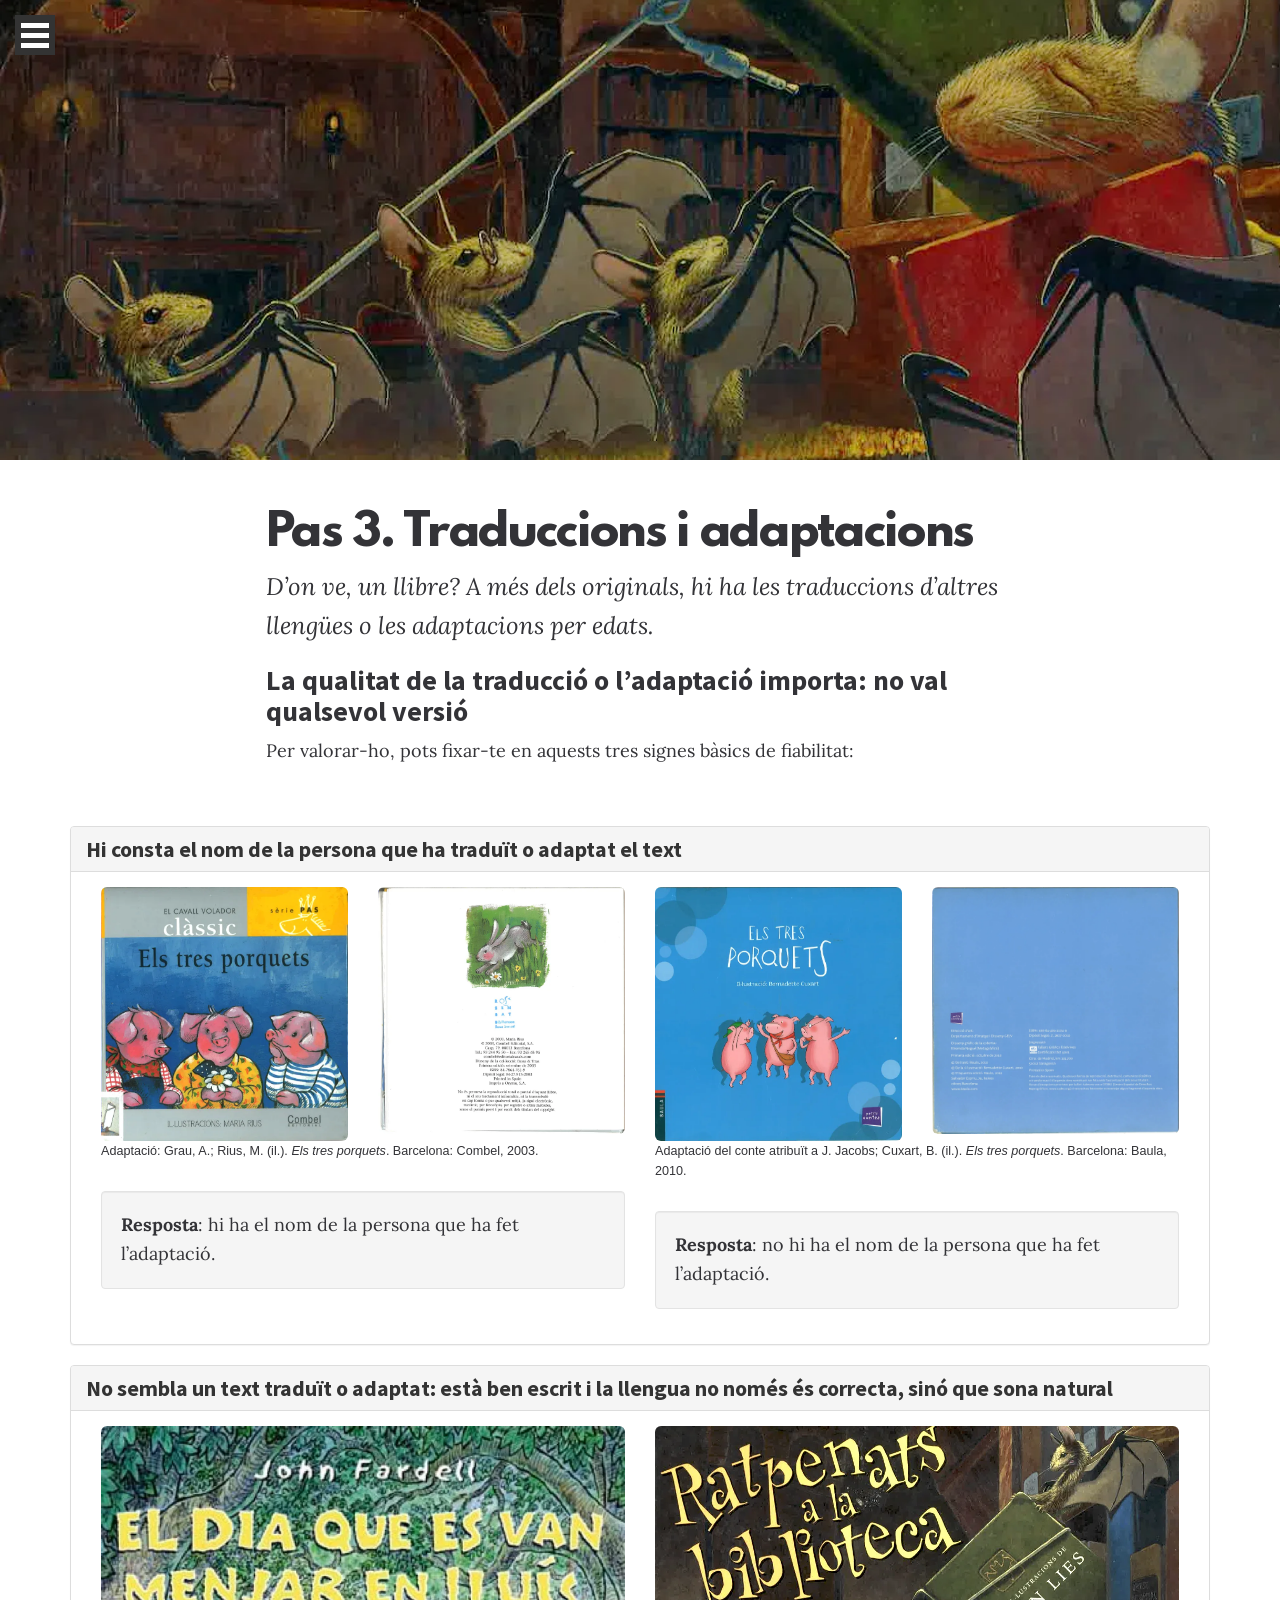
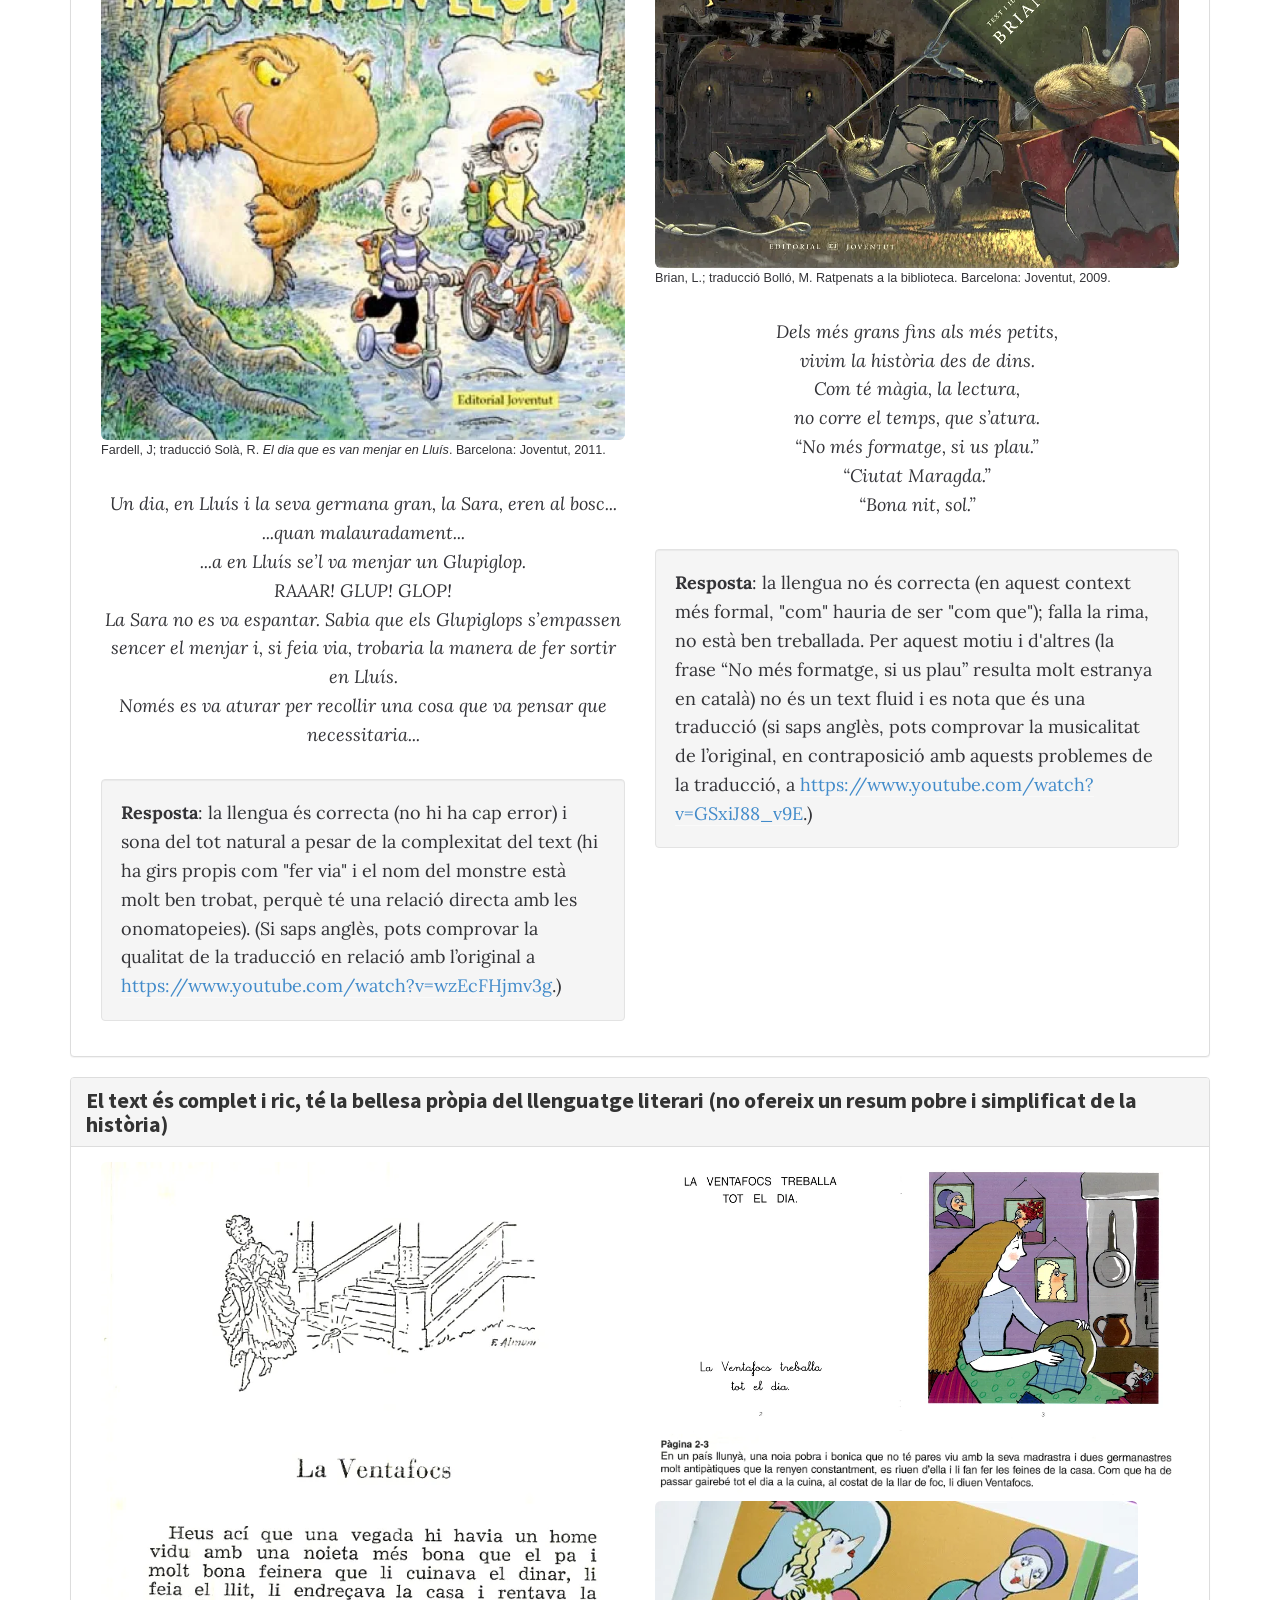
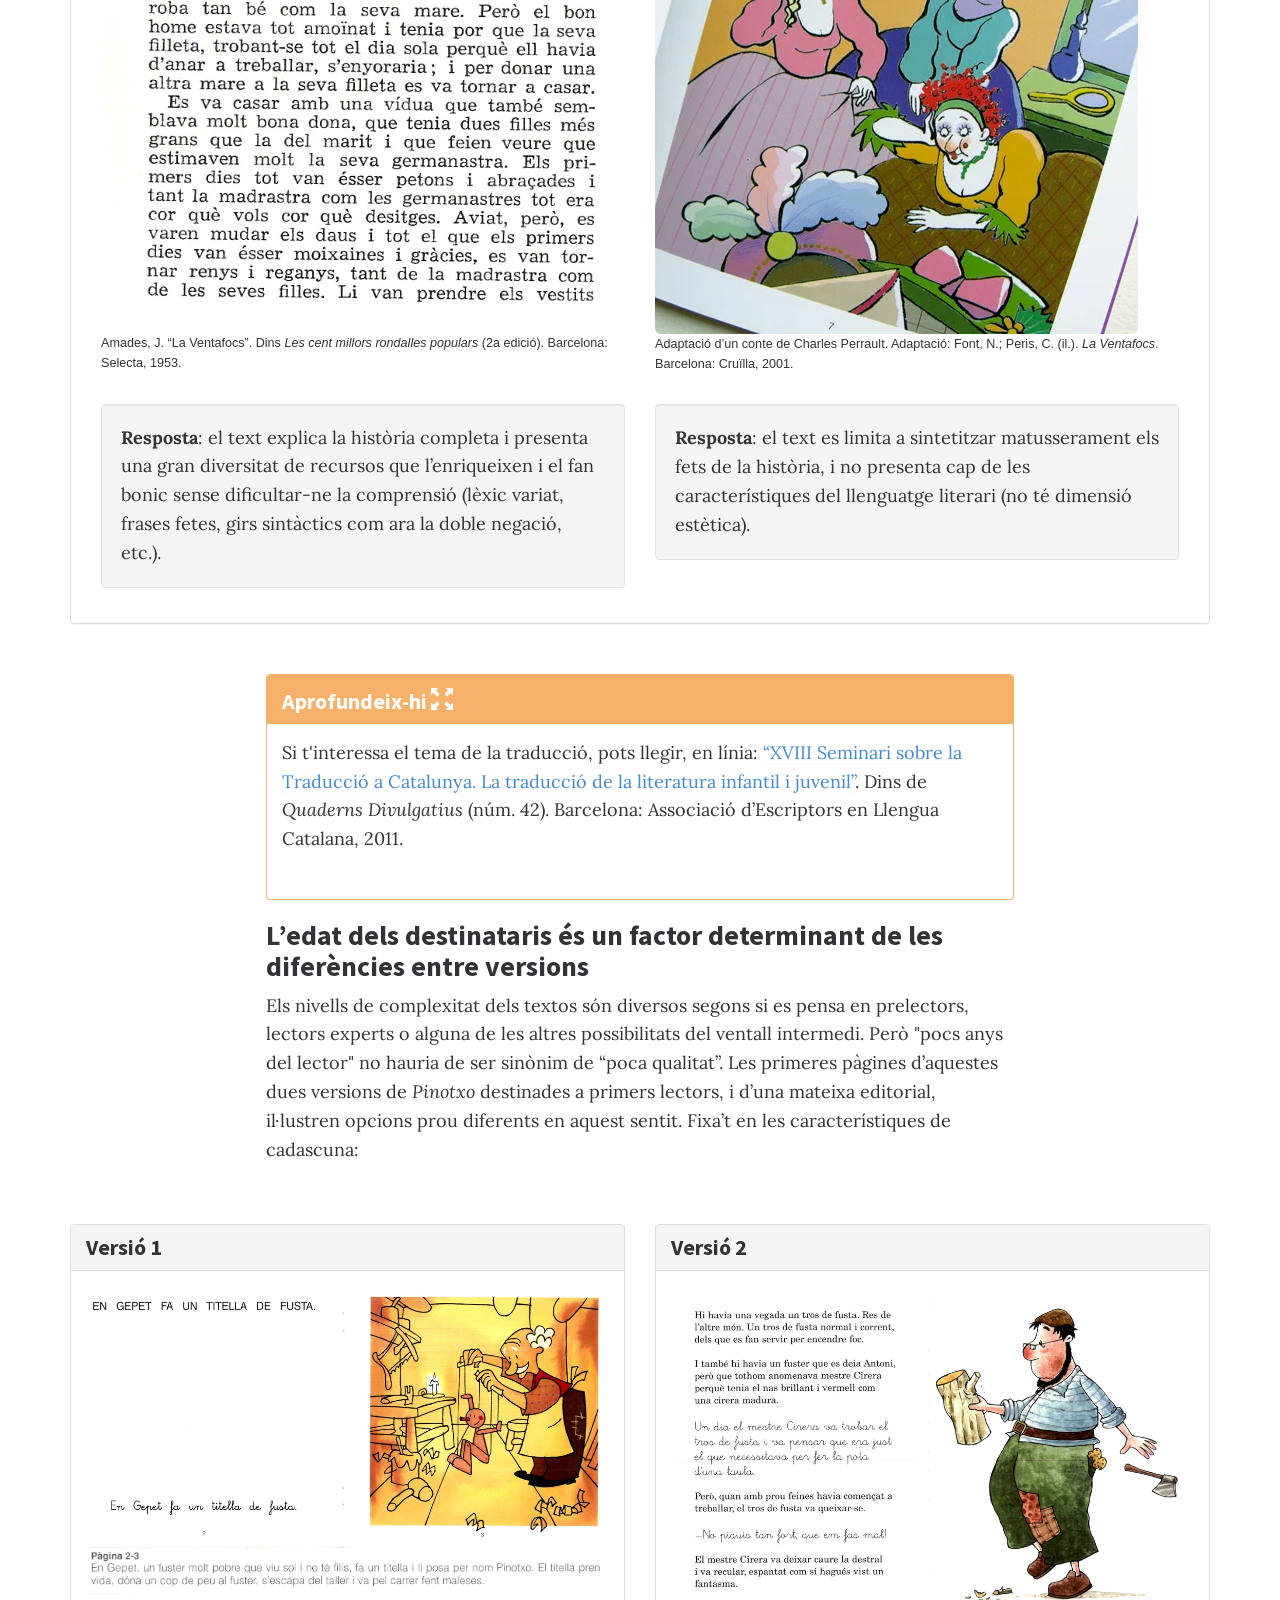
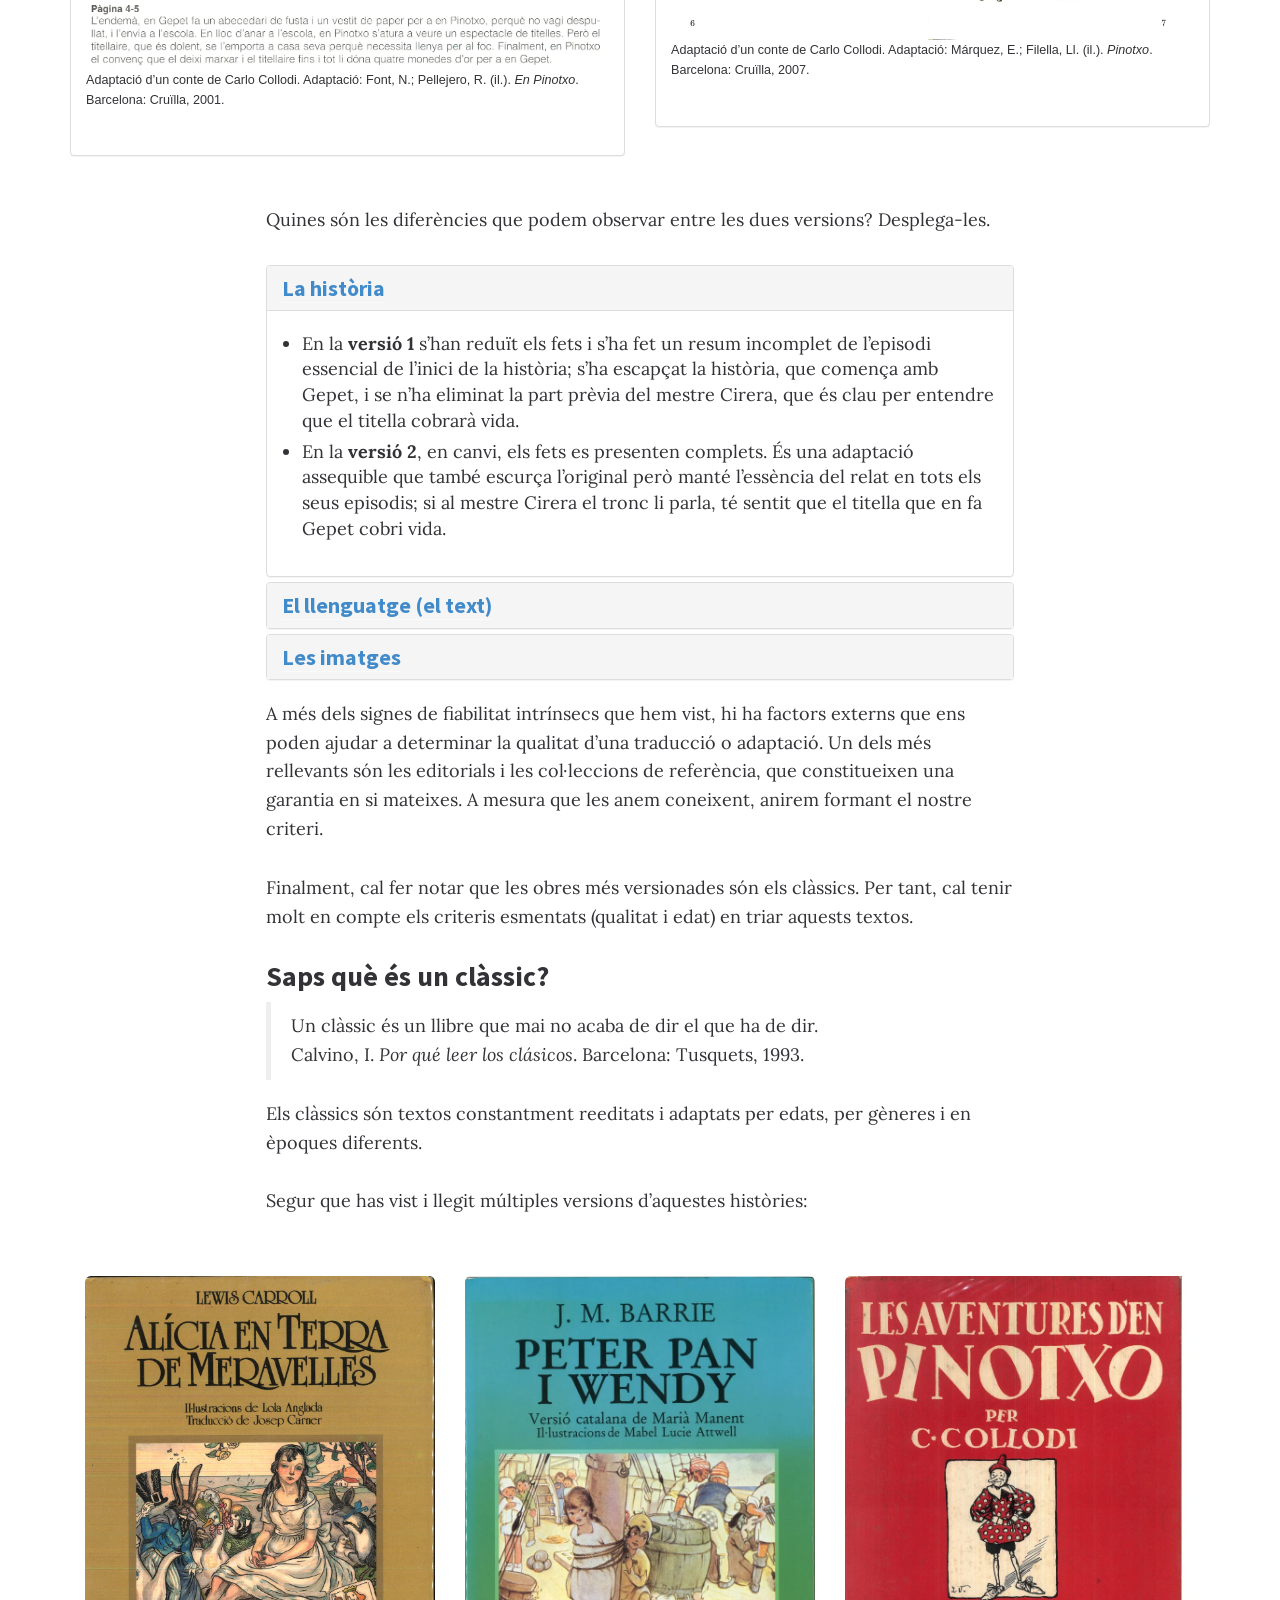
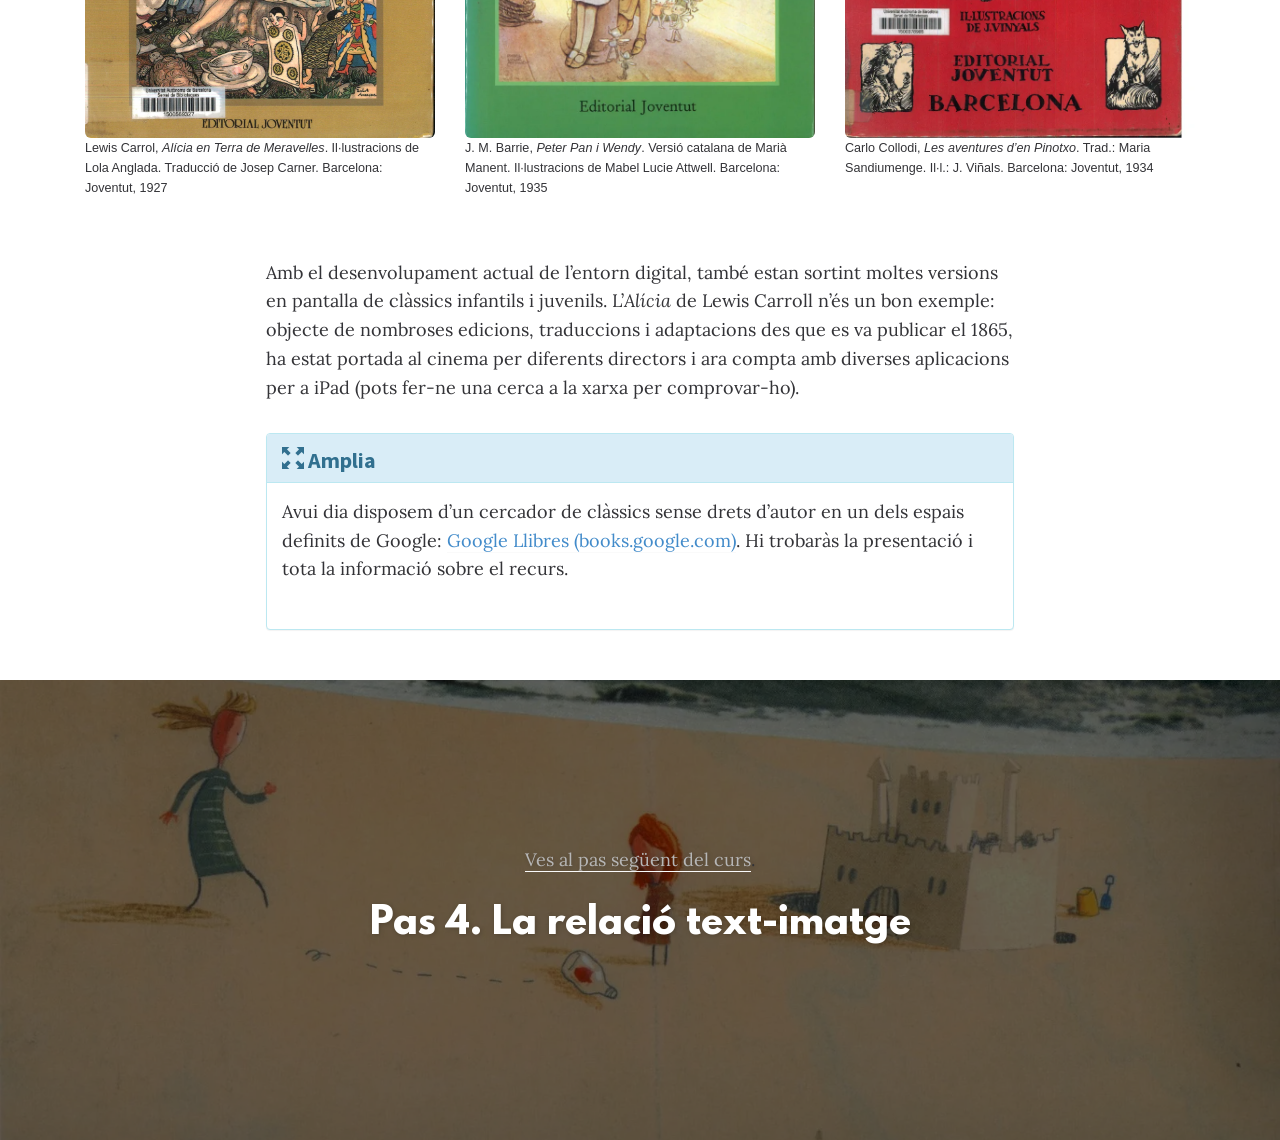
<file: 3/index.html>
<!DOCTYPE html>
<html class="no-js">

<head>
    <meta charset="utf-8">
    <meta http-equiv="X-UA-Compatible" content="IE=edge,chrome=1">
    <title>Pas 3. Traduccions i adaptacions</title>
    <meta name="description" content="">
    <meta name="viewport" content="width=device-width">
    <!-- Fonts -->
    <link href="../assets/css/plugins/font-awesome/css/font-awesome.min.css" rel="stylesheet" type="text/css">
    <link rel="stylesheet" href="../css/fonts-local.css">
<link rel="stylesheet" href="../css/bootstrap.min.css">
    <link rel="stylesheet" href="../css/main.css">
    <link rel="stylesheet" href="../css/miniops.css">
    <link rel="stylesheet" href="assets/css/fluidbox.css">
    <script src="../js/vendor/modernizr-2.6.2-respond-1.1.0.min.js"></script>
</head>

<body>
    <span class="menu-trigger writer-icon animated fadeInDown">
    <span class="bar"></span>
    <span class="bar"></span>
    <span class="bar"></span>
    </span>
    <div class="hero-image fons-pas-3" style="">
        <!-- if the user has javascript disabled they can still use the menu -->
        <noscript>
            <div class="no-js-menu">
                <h3>Índex del curs</h3>
                <ul>
                    <li><a href="../index.html">Portada</a></li>
                    <li><a href="../1/index.html">Pas 1. Presentació</a></li>
                    <li><a href="../2/index.html">Pas 2. El llibre com a objecte i com a producte cultural</a></li>
                    <li><a class="active" href="#">Pas 3. Traduccions i adaptacions</a></li>
                    <li><a href="../4/index.html">Pas 4. La relació text-imatge</a></li>
                    <li><a href="../5/index.html">Pas 5. La qualitat de la imatge</a></li>
                    <li><a href="../6/index.html">Pas 6. La qualitat del text</a></li>
                    <li><a href="../7/index.html">Pas 7. Els elements de les històries infantils</a></li>
                    <li><a href="../8/index.html">Pas 8. Una tria de llibres bons i diversos</a></li>
                    <li><a href="../9/index.html">Pas 9. Llibres per a qui?... Per als més petits</a></li>
                    <li><a href="../10/index.html">Pas 10. LLibres per a qui?... Per als preadolescents</a></li>
                    <li><a href="../11/index.html">Pas 11. Llibres per a què… Les diferents funcions</a></li>
                    <li><a href="../12/index.html">Pas 12. Projecte</a></li>
                </ul>
            </div>
        </noscript>
        <!-- end no script -->
    </div>
    <div class="container">
        <div class="row">
            <div id="menu">
                <h3>Índex del curs</h3>
                <ul>
                    <li><a href="../index.html">Portada</a></li>
                    <li><a href="../1/index.html">Pas 1. Presentació</a></li>
                    <li><a href="../2/index.html">Pas 2. El llibre com a objecte i com a producte cultural</a></li>
                    <li><a class="active" href="#">Pas 3. Traduccions i adaptacions</a></li>
                    <li><a href="../4/index.html">Pas 4. La relació text-imatge</a></li>
                    <li><a href="../5/index.html">Pas 5. La qualitat de la imatge</a></li>
                    <li><a href="../6/index.html">Pas 6. La qualitat del text</a></li>
                    <li><a href="../7/index.html">Pas 7. Els elements de les històries infantils</a></li>
                    <li><a href="../8/index.html">Pas 8. Una tria de llibres bons i diversos</a></li>
                    <li><a href="../9/index.html">Pas 9. Llibres per a qui?... Per als més petits</a></li>
                    <li><a href="../10/index.html">Pas 10. LLibres per a qui?... Per als preadolescents</a></li>
                    <li><a href="../11/index.html">Pas 11. Llibres per a què… Les diferents funcions</a></li>
                    <li><a href="../12/index.html">Pas 12. Projecte</a></li>
                </ul>
            </div>
            <div class="col-xs-12 main-content single-content">
                <!--                 <p class="meta">
                     23 minuts de lectura
                  </p> -->
                <h1>Pas 3. Traduccions i adaptacions</h1>
                <p class="subtitle">D’on ve, un llibre? A més dels originals, hi ha les traduccions d’altres llengües o les adaptacions per edats.</p>
                <h2>La qualitat de la traducció o l’adaptació importa: no val qualsevol versió</h2>
                <p>Per valorar-ho, pots fixar-te en aquests tres signes bàsics de fiabilitat:</p>
            </div>
            <div class="col-xs-12">
                <div class="panel panel-default">
                    <div class="panel-heading">
                        <h3 class="panel-title">Hi consta el nom de la persona que ha traduït o adaptat el text</h3>
                    </div>
                    <div class="panel-body">
                        <div class="col-xs-6">
                            <div class="row">
                                <div class="col-xs-6">
                                    <img src="assets/img/tresporquets2.opt.webp" class="img-responsive img-rounded" width="777" height="800" decoding="async">
                                </div>
                                <div class="col-xs-6">
                                    <a href="assets/img/tresporquets3.opt.webp">
                                        <img src="assets/img/tresporquets3.opt.webp" class="img-responsive img-rounded" width="800" height="800" decoding="async" loading="lazy">
                                    </a>
                                </div>
                            </div>
                            <p><small>Adaptació: Grau, A.; Rius, M. (il.). <em>Els tres porquets</em>. Barcelona: Combel, 2003.</small></p>
                            <p class="well">
                                <strong>Resposta</strong>: hi ha el nom de la persona que ha fet l’adaptació.
                            </p>
                        </div>
                        <div class="col-xs-6">
                            <div class="row">
                                <div class="col-xs-6">
                                    <img src="assets/img/tresporquets.opt.webp" class="img-responsive img-rounded" width="777" height="800" decoding="async" loading="lazy">
                                </div>
                                <div class="col-xs-6">
                                    <a href="assets/img/tresporquets0.opt.webp">
                                        <img src="assets/img/tresporquets0.opt.webp" class="img-responsive img-rounded" width="1240" height="1240" decoding="async" loading="lazy">
                                    </a>
                                </div>
                            </div>
                            <p><small>Adaptació del conte atribuït a J. Jacobs; Cuxart, B. (il.). <em>Els tres porquets</em>. Barcelona: Baula, 2010.</small></p>
                            <p class="well">
                                <strong>Resposta</strong>: no hi ha el nom de la persona que ha fet l’adaptació.
                            </p>
                        </div>
                    </div>
                    <!--
                            <div class="panel-footer">Espai per si es vol afegir una explicació/aclariment que afecti als dos casos</div>
                          -->
                </div>
                <div class="panel panel-default">
                    <div class="panel-heading">
                        <h3 class="panel-title">No sembla un text traduït o adaptat: està ben escrit i la llengua no només és correcta, sinó que sona natural</h3>
                    </div>
                    <div class="panel-body">
                        <div class="col-xs-6">
                            <img src="assets/img/lluis.opt.webp" class="img-responsive img-rounded" width="640" height="750" decoding="async" loading="lazy">
                            <p><small>Fardell, J; traducció Solà, R. <em>El dia que es van menjar en Lluís</em>. Barcelona: Joventut, 2011.</small></p>
                            <p class="text-center">
                                <em>
                                  Un dia, en Lluís i la seva germana gran, la Sara, eren al bosc...<br>
                                  ...quan malauradament...<br>
                                  ...a en Lluís se’l va menjar un Glupiglop. <br>
                                  RAAAR! GLUP! GLOP! <br>
                                  La Sara no es va espantar. Sabia que els Glupiglops s’empassen sencer el menjar i, si feia via, trobaria la manera de fer sortir en Lluís. <br>
                                  Només es va aturar per recollir una cosa que va pensar que necessitaria... <br>
                                </em>
                            </p>
                            </p>
                            <p class="well"><strong>Resposta</strong>: la llengua és correcta (no hi ha cap error) i sona del tot natural a pesar de la complexitat del text (hi ha girs propis com "fer via" i el nom del monstre està molt ben trobat, perquè té una relació directa amb les onomatopeies). (Si saps anglès, pots comprovar la qualitat de la traducció en relació amb l’original a <a href="https://www.youtube.com/watch?v=wzEcFHjmv3g">https://www.youtube.com/watch?v=wzEcFHjmv3g</a>.)</p>
                        </div>
                        <div class="col-xs-6">
                            <img src="assets/img/ratpenat.opt.webp" class="img-responsive img-rounded" width="997" height="840" decoding="async" loading="lazy">
                            <p><small>Brian, L.; traducció Bolló, M. Ratpenats a la biblioteca. Barcelona: Joventut, 2009.</small></p>
                            <p class="text-center">
                                <em>
                                Dels més grans fins als més petits,<br>
                                vivim la història des de dins.<br>
                                Com té màgia, la lectura, <br>
                                no corre el temps, que s’atura. <br>
                                “No més formatge, si us plau.” <br>
                                “Ciutat Maragda.” <br>
                                “Bona nit, sol.” <br>
                              </em>
                            </p>
                            <p class="well"><strong>Resposta</strong>: la llengua no és correcta (en aquest context més formal, "com" hauria de ser "com que"); falla la rima, no està ben treballada. Per aquest motiu i d'altres (la frase “No més formatge, si us plau” resulta molt estranya en català) no és un text fluid i es nota que és una traducció (si saps anglès, pots comprovar la musicalitat de l’original, en contraposició amb aquests problemes de la traducció, a <a href="https://www.youtube.com/watch?v=GSxiJ88_v9E">https://www.youtube.com/watch?v=GSxiJ88_v9E</a>.)</p>
                        </div>
                    </div>
                </div>
                <div class="panel panel-default">
                    <div class="panel-heading">
                        <h3 class="panel-title">El text és complet i ric, té la bellesa pròpia del llenguatge literari (no ofereix un resum pobre i simplificat de la història)</h3>
                    </div>
                    <div class="panel-body">
                        <div class="col-xs-6">
                            <img class="img-responsive img-rounded" src="assets/img/ventafocs3.opt.webp" width="675" height="993" decoding="async" loading="lazy">
                            <p><small>Amades, J. “La Ventafocs”. Dins  <em>Les cent millors rondalles populars</em> (2a edició). Barcelona: Selecta, 1953.</small></p>
                            <p class="well"><strong>Resposta</strong>: el text explica la història completa i presenta una gran diversitat de recursos que l’enriqueixen i el fan bonic sense dificultar-ne la comprensió (lèxic variat, frases fetes, girs sintàctics com ara la doble negació, etc.).</p>
                        </div>
                        <div class="col-xs-6">
                            <img class="img-responsive img-rounded" src="assets/img/ventafocs.opt.webp" width="1024" height="525" decoding="async" loading="lazy">
                            <img class="img-responsive img-rounded" src="assets/img/ventafocs2.opt.webp" width="1370" height="183" decoding="async" loading="lazy">
                            <img class="img-responsive img-rounded" src="assets/img/ventafocs4.opt.webp" width="483" height="433" decoding="async" loading="lazy">
                            <p><small> Adaptació d’un conte de Charles Perrault. Adaptació: Font, N.; Peris, C. (il.). <em>La Ventafocs</em>. Barcelona: Cruïlla, 2001.</small></p>
                            <p class="well"><strong>Resposta</strong>: el text es limita a sintetitzar matusserament els fets de la història, i no presenta cap de les característiques del llenguatge literari (no té dimensió estètica).</p>
                        </div>
                    </div>
                </div>
            </div>
            <div class="col-xs-12 main-content single-content">
                <div class="panel panel-primary">
                    <div class="panel-heading">
                        <h3 class="panel-title">Aprofundeix-hi <span class="glyphicon glyphicon-fullscreen" aria-hidden="true"></span></h3>
                    </div>
                    <div class="panel-body">
                        <p>Si t'interessa el tema de la traducció, pots llegir, en línia: <a href="https://www.escriptors.cat/sites/default/files/2019-02/q42.pdf">“XVIII Seminari sobre la Traducció a Catalunya. La traducció de la literatura infantil i juvenil”</a>. Dins de <em>Quaderns Divulgatius</em> (núm. 42). Barcelona: Associació d’Escriptors en Llengua Catalana, 2011.</p>
                    </div>
                </div>
                <h2>L’edat dels destinataris és un factor determinant de les diferències entre versions</h2>
                <p>Els nivells de complexitat dels textos són diversos segons si es pensa en prelectors, lectors experts o alguna de les altres possibilitats del ventall intermedi. Però "pocs anys del lector" no hauria de ser sinònim de “poca qualitat”. Les primeres pàgines d’aquestes dues versions de <em>Pinotxo</em> destinades a primers lectors, i d’una mateixa editorial, il·lustren opcions prou diferents en aquest sentit. Fixa’t en les característiques de cadascuna:</p>
            </div>
            <div class="col-xs-6">
                <div class="panel panel-default">
                    <div class="panel-heading">
                        <h3 class="panel-title">Versió 1</h3>
                    </div>
                    <div class="panel-body">
                        <a href="assets/img/gepet1.opt.webp">
                            <img src="assets/img/gepet1.opt.webp" class="img-responsive img-rounded" width="1024" height="514" decoding="async" loading="lazy">
                        </a>
                        <a href="assets/img/gepet3.opt.webp">
                            <img src="assets/img/gepet3.opt.webp" class="img-responsive img-rounded" width="1373" height="319" decoding="async" loading="lazy">
                        </a>
                        <p><small>Adaptació d’un conte de Carlo Collodi. Adaptació: Font, N.; Pellejero, R. (il.). <em>En Pinotxo</em>. Barcelona: Cruïlla, 2001.
                          </small>
                        </p>
                    </div>
                </div>
            </div>
            <div class="col-xs-6">
                <div class="panel panel-default">
                    <div class="panel-heading">
                        <h3 class="panel-title">Versió 2</h3>
                    </div>
                    <div class="panel-body">
                        <a href="assets/img/gepet2.opt.webp">
                            <img src="assets/img/gepet2.opt.webp" class="img-responsive img-rounded" width="1017" height="690" decoding="async" loading="lazy">
                        </a>
                        <p><small>Adaptació d’un conte de Carlo Collodi. Adaptació: Márquez, E.; Filella, Ll. (il.). <em>Pinotxo</em>. Barcelona: Cruïlla, 2007.</small></p>
                    </div>
                </div>
            </div>
            <div class="col-xs-12 main-content single-content">
                <p>Quines són les diferències que podem observar entre les dues versions? Desplega-les.</p>
                <div class="panel-group" id="accordion" role="tablist" aria-multiselectable="true">
                    <div class="panel panel-default">
                        <div class="panel-heading" role="tab" id="headingOne">
                            <h3 class="panel-title">
        <a data-toggle="collapse" data-parent="#accordion" href="#collapseOne" aria-expanded="true" aria-controls="collapseOne">
          La història
        </a>
      </h3>
                        </div>
                        <div id="collapseOne" class="panel-collapse collapse in" role="tabpanel" aria-labelledby="headingOne">
                            <div class="panel-body">
                                <ul>
                                    <li>En la <strong>versió 1</strong> s’han reduït els fets i s’ha fet un resum incomplet de l’episodi essencial de l’inici de la història; s’ha escapçat la història, que comença amb Gepet, i se n’ha eliminat la part prèvia del mestre Cirera, que és clau per entendre que el titella cobrarà vida.
                                        <br />
                                    </li>
                                    <li>En la <strong>versió 2</strong>, en canvi, els fets es presenten complets. És una adaptació assequible que també escurça l’original però manté l’essència del relat en tots els seus episodis; si al mestre Cirera el tronc li parla, té sentit que el titella que en fa Gepet cobri vida.</li>
                                </ul>
                            </div>
                        </div>
                    </div>
                    <div class="panel panel-default">
                        <div class="panel-heading" role="tab" id="headingTwo">
                            <h3 class="panel-title">
        <a class="collapsed" data-toggle="collapse" data-parent="#accordion" href="#collapseTwo" aria-expanded="false" aria-controls="collapseTwo">
          El llenguatge (el text)
        </a>
      </h3>
                        </div>
                        <div id="collapseTwo" class="panel-collapse collapse" role="tabpanel" aria-labelledby="headingTwo">
                            <div class="panel-body">
                                <ul>
                                    <li>En la <strong>versió 1</strong>, el text s’ha convertit en una frase o un simple resum sense cap de les virtuts estètiques de la llengua literària (no hi ha fórmula d’inici, no hi ha poeticitat, no hi ha diàlegs…).
                                        <br />
                                    </li>
                                    <li>En la <strong>versió 2</strong>, s’ha fet una adaptació òptima en la mesura que el text és més curt però no renuncia a les propietats del llenguatge literari.</li>
                                </ul>
                            </div>
                        </div>
                    </div>
                    <div class="panel panel-default">
                        <div class="panel-heading" role="tab" id="headingThree">
                            <h3 class="panel-title">
        <a class="collapsed" data-toggle="collapse" data-parent="#accordion" href="#collapseThree" aria-expanded="false" aria-controls="collapseThree">
          Les imatges
        </a>
      </h3>
                        </div>
                        <div id="collapseThree" class="panel-collapse collapse" role="tabpanel" aria-labelledby="headingThree">
                            <div class="panel-body">
                                <ul>
                                    <li>En la <strong>versió 1</strong>, les imatges no estan en relació directa amb el text, simplement el complementen en la seva pobresa.
                                        <br />
                                    </li>
                                    <li>En la <strong>versió 2</strong>, en canvi, les il·lustracions estan en relació directa amb el text, contribueixen a la narració (per exemple, es veu la sorpresa del mestre Cirera pel fet que el tronc parla).</li>
                                </ul>
                            </div>
                        </div>
                    </div>
                </div>
                <!--
 _______    ______   ______   ______   _________  ______
/______/\  /_____/\ /_____/\ /_____/\ /________/\/_____/\
\::::__\/__\::::_\/_\:::_ \ \\::::_\/_\__.::.__\/\:::_ \ \
 \:\ /____/\\:\/___/\\:(_) \ \\:\/___/\  \::\ \   \:\ \ \ \
  \:\\_  _\/ \::___\/_\: ___\/ \::___\/_  \::\ \   \:\ \ \ \
   \:\_\ \ \  \:\____/\\ \ \    \:\____/\  \::\ \   \:\_\ \ \
    \_____\/   \_____\/ \_\/     \_____\/   \__\/    \_____\/







                    <h3>La història</h3>
                    <ul>
                      <li>En la <strong>versió 1</strong> s’han reduït els fets i s’ha fet un resum incomplet de l’episodi essencial de l’inici de la història; s’ha escapçat la història, que comença amb Gepeto, i se n’ha eliminat la part prèvia del mestre Cirera, que és clau per entendre que el titella cobrarà vida.<br /></li>
                      <li>En la <strong>versió 2</strong>, en canvi, els fets es presenten complets. És una adaptació assequible que també escurça l’original però manté l’essència del relat en tots els seus episodis; si al mestre Cirera el tronc li parla, té sentit que el titella que en fa Gepeto cobri vida.</li>
                    </ul>
                    <h3>El llenguatge (el text)</h3>
                    <ul>
                      <li>En la <strong>versió 1</strong>, el text s’ha convertit en una frase o un simple resum sense cap de les virtuts estètiques de la llengua literària (no hi ha fórmula d’inici, no hi ha poeticitat, no hi ha diàlegs…).<br /></li>
                      <li>En la <strong>versió 2</strong>, s’ha fet una adaptació òptima en la mesura que el text és més curt però no renuncia a les propietats del llenguatge literari.</li>
                    </ul>
                    <h3>Les imatges</h3>
                    <ul>
                      <li>En la <strong>versió 1</strong>, les imatges no estan en relació directa amb el text, simplement el complementen en la seva pobresa.<br /></li>
                      <li>En la <strong>versió 2</strong>, en canvi, les il·lustracions estan en relació directa amb el text, contribueixen a la narració (per exemple, es veu la sorpresa del mestre Cirera pel fet que el tronc parla).</li>
                    </ul>

-->
                <p>A més dels signes de fiabilitat intrínsecs que hem vist, hi ha factors externs que ens poden ajudar a determinar la qualitat d’una traducció o adaptació. Un dels més rellevants són les editorials i les col·leccions de referència, que constitueixen una garantia en si mateixes. A mesura que les anem coneixent, anirem formant el nostre criteri.</p>
                <p>Finalment, cal fer notar que les obres més versionades són els clàssics. Per tant, cal tenir molt en compte els criteris esmentats (qualitat i edat) en triar aquests textos.</p>
                <h2>Saps què és un clàssic?</h2>
                <blockquote>
                    <p>Un clàssic és un llibre que mai no acaba de dir el que ha de dir.
                        <br />Calvino, I. <em>Por qué leer los clásicos</em>. Barcelona: Tusquets, 1993.</p>
                </blockquote>
                <p>Els clàssics són textos constantment reeditats i adaptats per edats, per gèneres i en èpoques diferents.</p>
                <p>Segur que has vist i llegit múltiples versions d’aquestes històries:</p>
            </div>
            <div class="col-xs-12">
                <div class="col-xs-4">
                    <img class="img-responsive img-rounded" src="assets/img/alicia1.opt.webp" width="1062" height="1400" decoding="async" loading="lazy">
                    <p><small>Lewis Carrol, <em>Alícia en Terra de Meravelles</em>. Il·lustracions de Lola Anglada. Traducció de Josep Carner. Barcelona: Joventut, 1927</small></p>
                </div>
                <div class="col-xs-4">
                    <img class="img-responsive img-rounded" src="assets/img/peterpan.opt.webp" width="750" height="990" decoding="async" loading="lazy">
                    <p><small>J. M. Barrie, <em>Peter Pan i Wendy</em>. Versió catalana de Marià Manent. Il·lustracions de Mabel Lucie Attwell. Barcelona: Joventut, 1935</small></p>
                </div>
                <div class="col-xs-4">
                    <img class="img-responsive img-rounded" src="assets/img/pinotxo.opt.webp" width="750" height="990" decoding="async" loading="lazy">
                    <p><small>Carlo Collodi, <em>Les aventures d’en Pinotxo</em>. Trad.: Maria Sandiumenge. Il·l.: J. Viñals. Barcelona: Joventut, 1934</small></p>
                </div>
            </div>
            <div class="col-xs-12 main-content single-content">
                <p>Amb el desenvolupament actual de l’entorn digital, també estan sortint moltes versions en pantalla de clàssics infantils i juvenils. L’<em>Alícia</em> de Lewis Carroll n’és un bon exemple: objecte de nombroses edicions, traduccions i adaptacions des que es va publicar el 1865, ha estat portada al cinema per diferents directors i ara compta amb diverses aplicacions per a iPad (pots fer-ne una cerca a la xarxa per comprovar-ho).</p>
                <div class="panel panel-default panel-info">
                    <div class="panel-heading">
                        <h3 class="panel-title"> <span class="glyphicon glyphicon-fullscreen" aria-hidden="true"></span> Amplia</h3>
                    </div>
                    <div class="panel-body">
                        <p>Avui dia disposem d’un cercador de clàssics sense drets d’autor en un dels espais definits de Google: <a href="https://books.google.com/intl/ca/googlebooks/about.html">Google Llibres (books.google.com)</a>. Hi trobaràs la presentació i tota la informació sobre el recurs.</p>
                    </div>
                </div>
                <!-- Final Pas 2-->
                <!-- Final Pas 1-->
            </div>
            <!-- main-content/col -->
        </div>
        <!--/row -->
    </div>
    <!-- /container -->
    <div class="single-footer text-center">
        <div class="content-footer">
            <p><a href="../4/index.html">Ves al pas següent del curs</a>.</p>
            <h1 style="color: white">Pas 4. La relació text-imatge</h1>
        </div>
    </div>
    <script src="../js/vendor/jquery-1.10.1.min.js"></script>
    <script src="../js/vendor/jquery.jpanelmenu.min.js"></script>
    <script src="../js/vendor/bootstrap.min.js"></script>
    <script src="../js/main.js"></script>
    <script src="assets/js/jquery.fluidbox.min.js"></script>
    <script>
    $(function() {
        $('a').fluidbox();
    })
    </script>
</body>

</html>
</file>
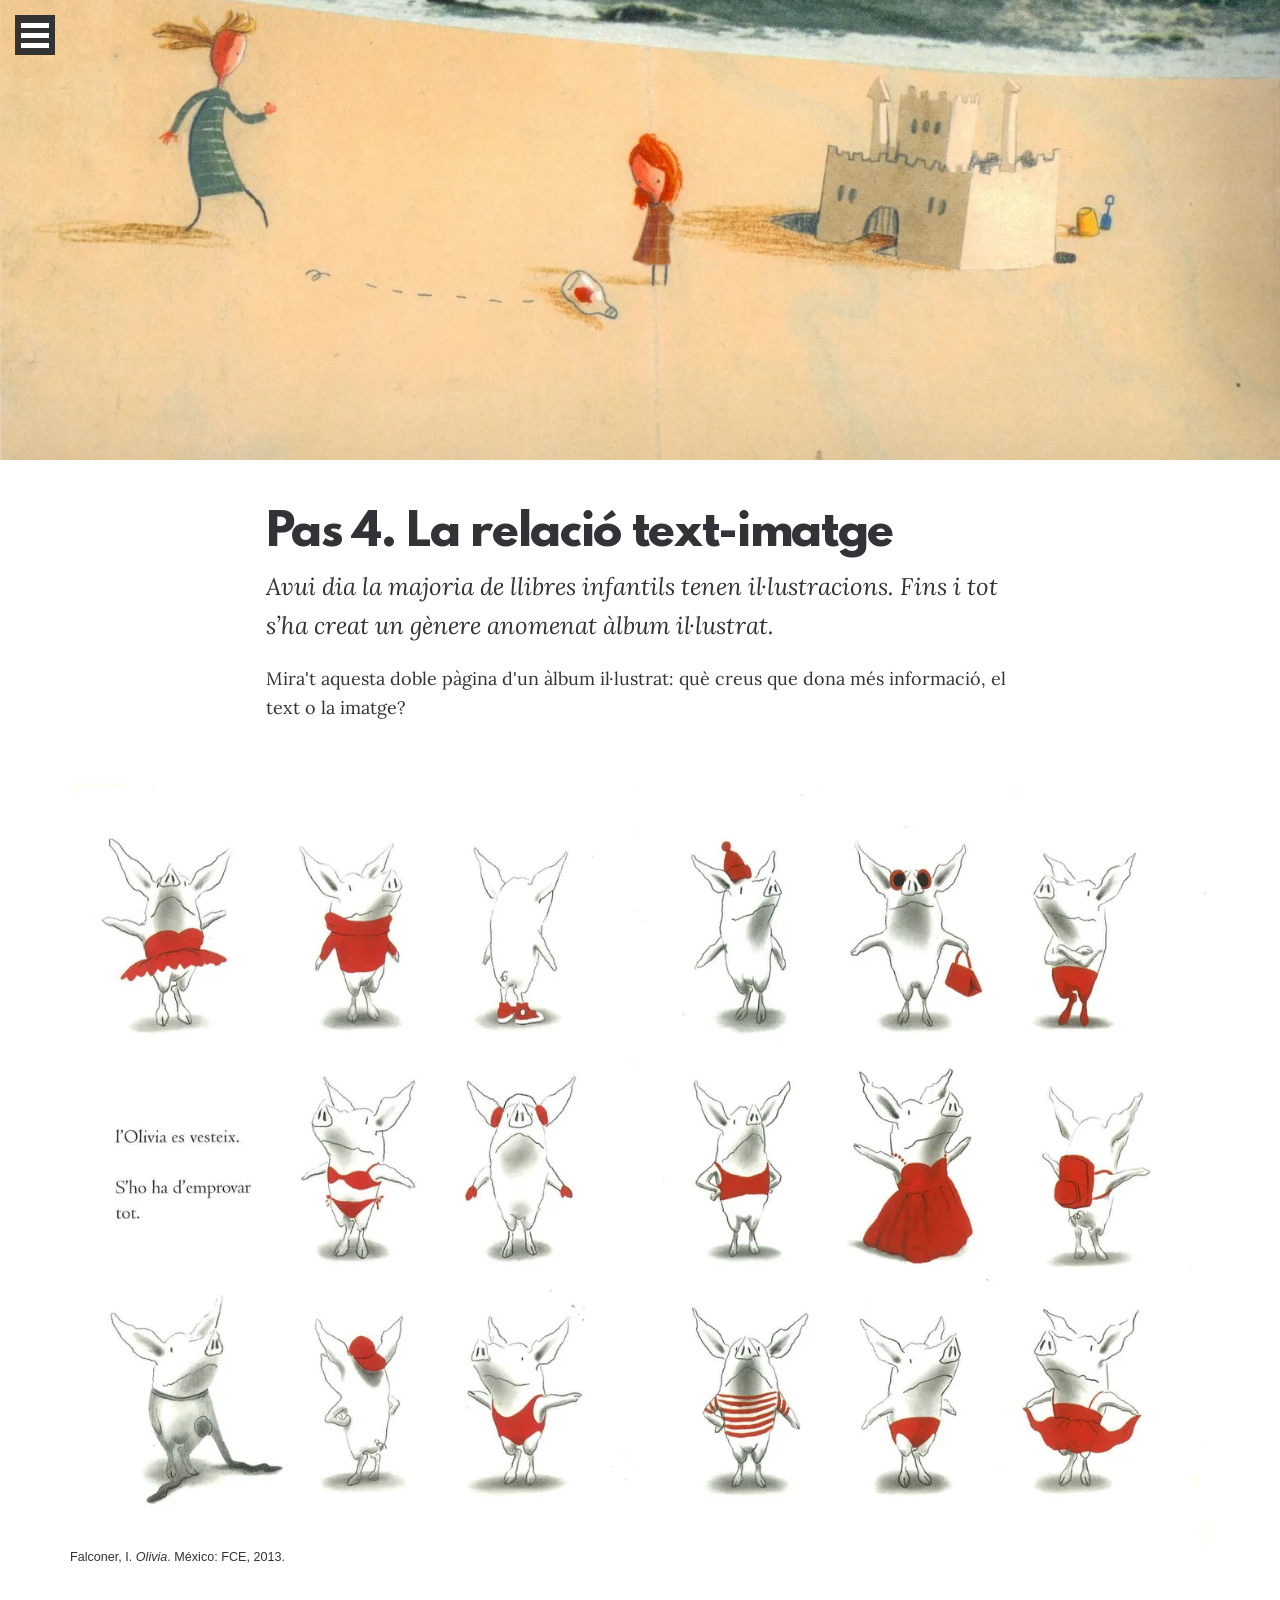
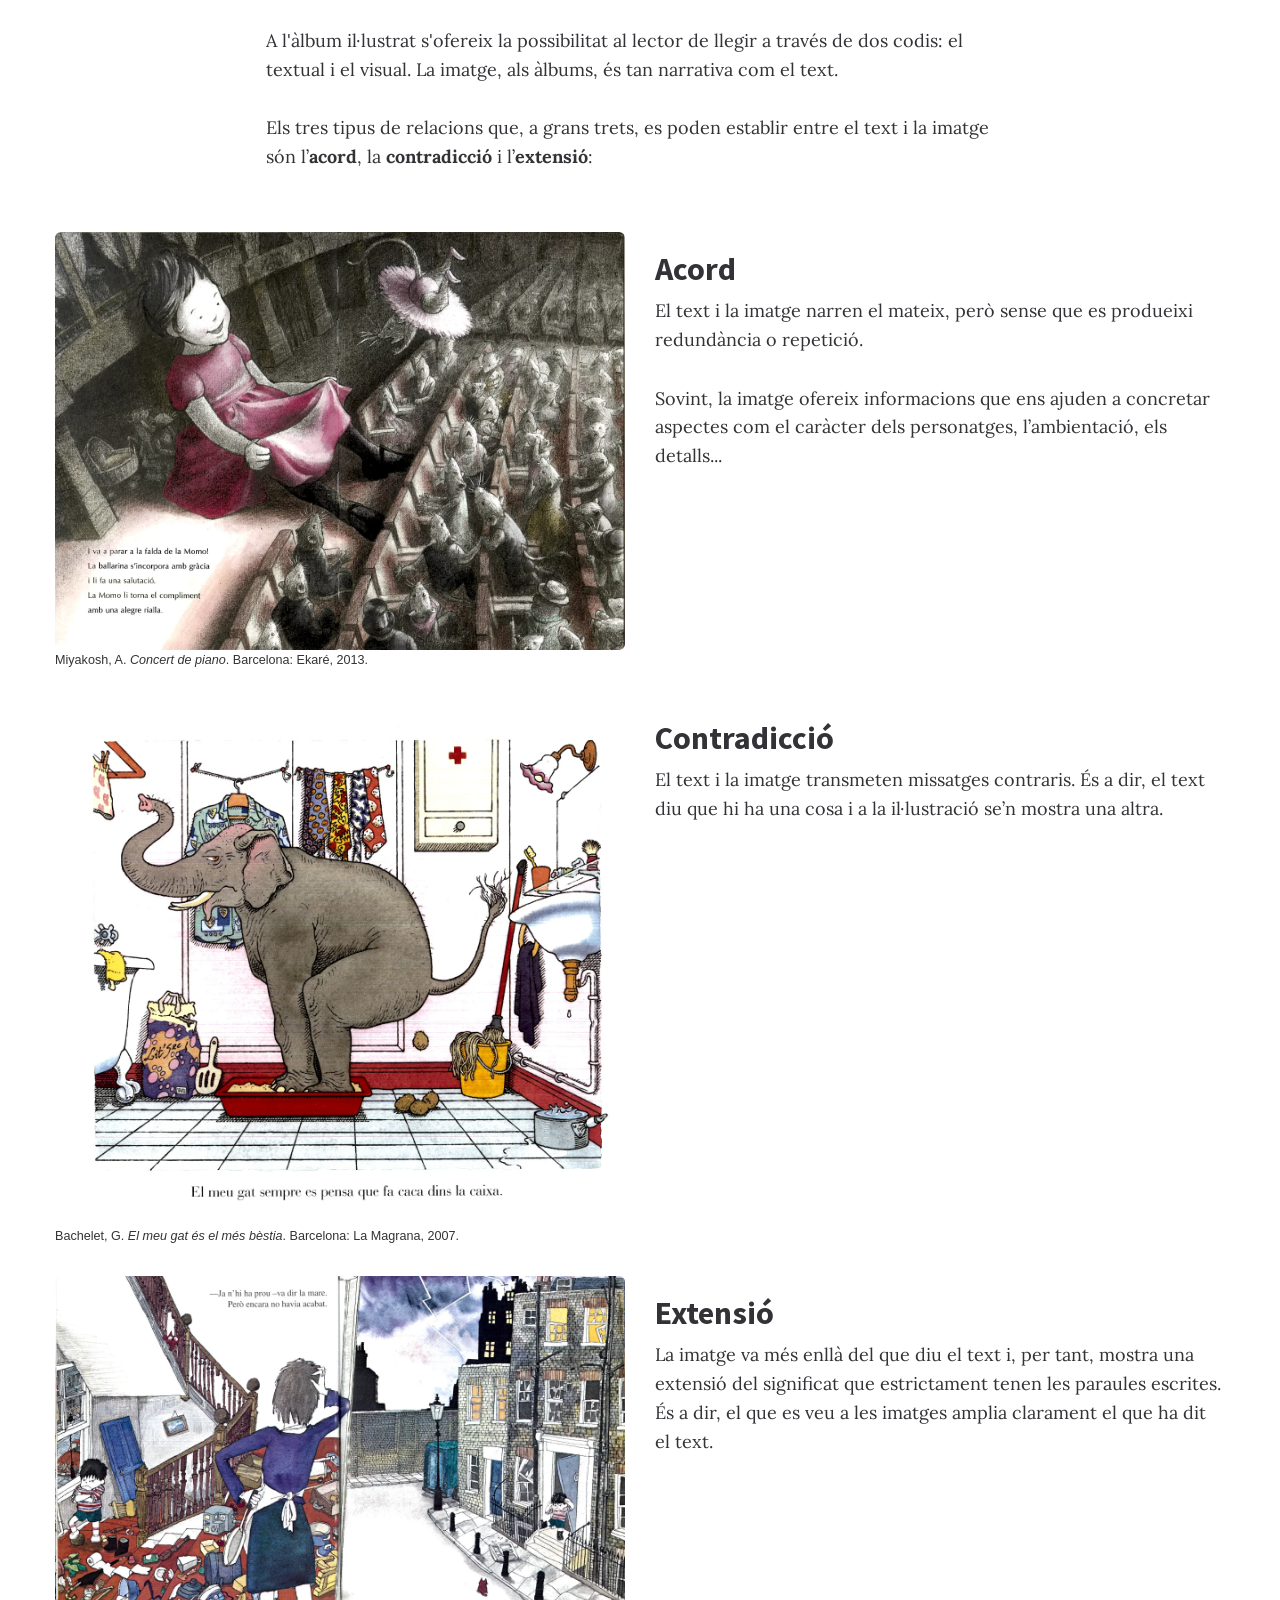
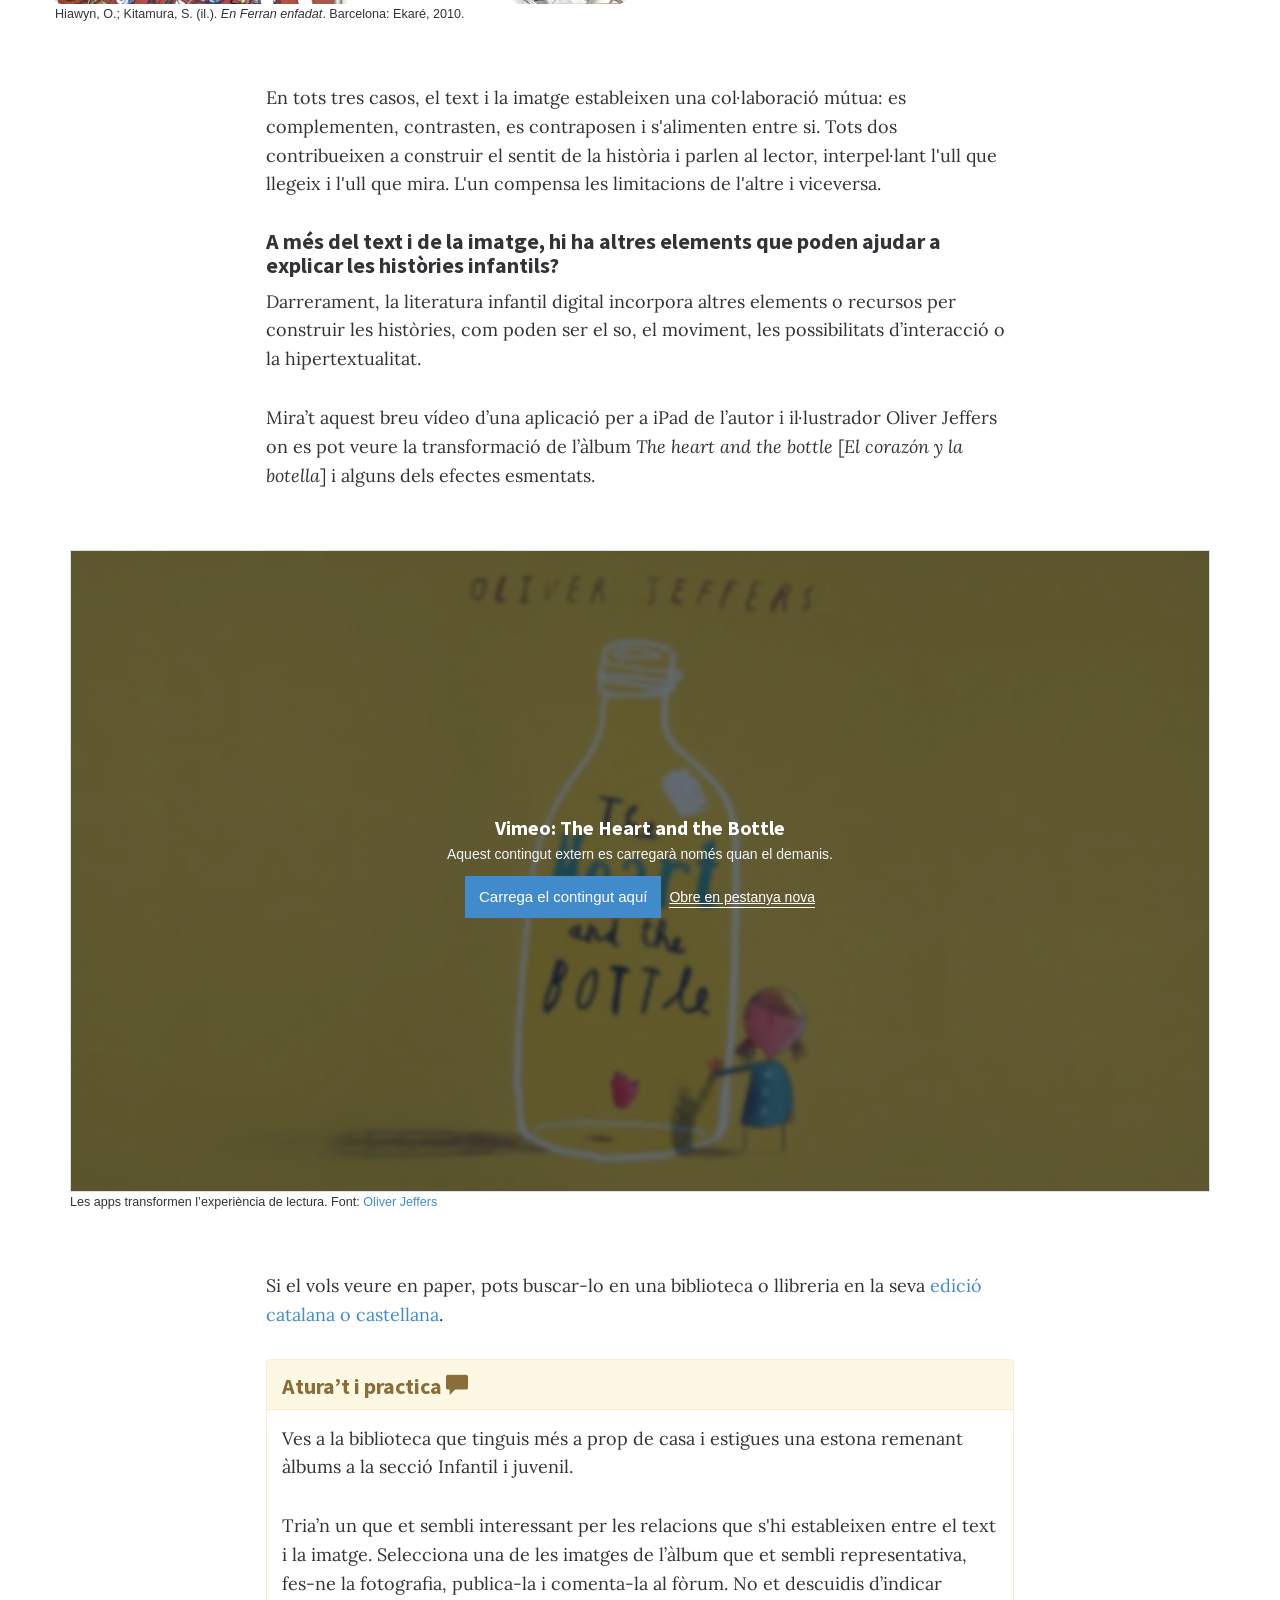
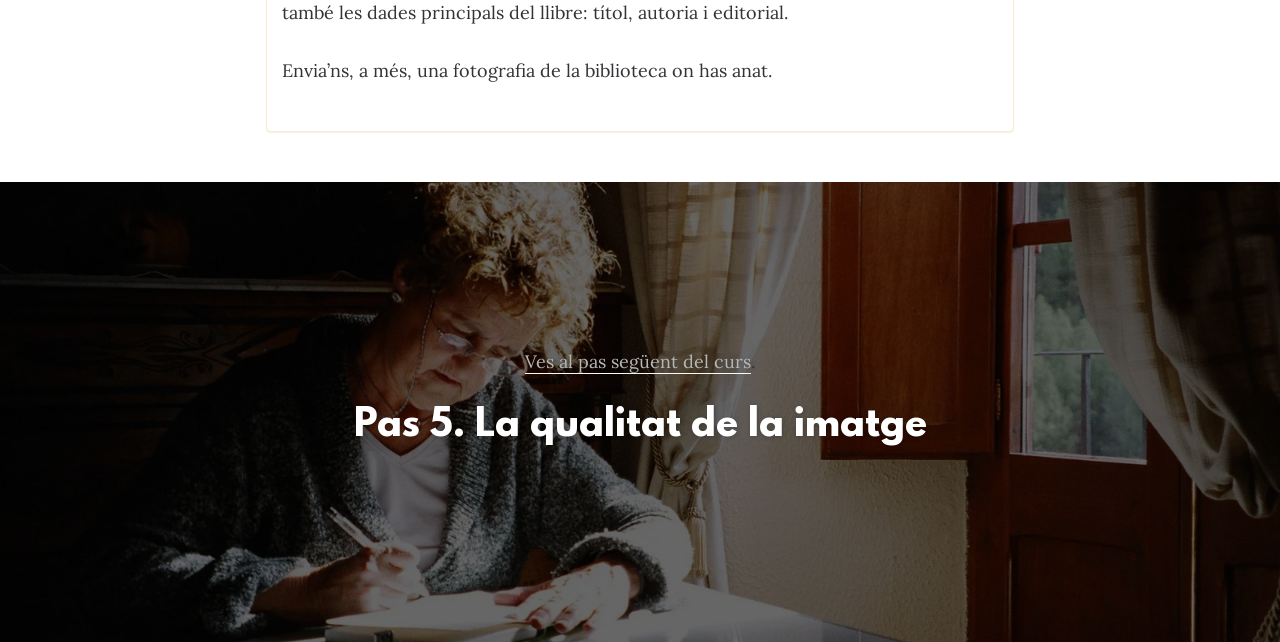
<file: 4/index.html>
<!DOCTYPE html>
<html class="no-js">

<head>
    <meta charset="utf-8">
    <meta http-equiv="X-UA-Compatible" content="IE=edge,chrome=1">
    <title>Pas 4: La relació text-imatge</title>
    <meta name="description" content="">
    <meta name="viewport" content="width=device-width">
    <!-- Fonts -->
    <link href="../assets/css/plugins/font-awesome/css/font-awesome.min.css" rel="stylesheet" type="text/css">
    <link rel="stylesheet" href="../css/fonts-local.css">
<link rel="stylesheet" href="../css/bootstrap.min.css">
    <link rel="stylesheet" href="../css/main.css">
    <link rel="stylesheet" href="../css/miniops.css">
    <link rel="stylesheet" href="assets/css/fluidbox.css">
    <script src="../js/vendor/modernizr-2.6.2-respond-1.1.0.min.js"></script>
</head>

<body>
    <span class="menu-trigger writer-icon animated fadeInDown">
    <span class="bar"></span>
    <span class="bar"></span>
    <span class="bar"></span>
    </span>
    <div class="hero-image fons-pas-4" style="">
        <!-- if the user has javascript disabled they can still use the menu -->
        <noscript>
            <div class="no-js-menu">
                <h3>Índex del curs</h3>
                <ul>
                    <li><a href="../index.html">Portada</a></li>
                    <li><a href="../1/index.html">Pas 1. Presentació</a></li>
                    <li><a href="../2/index.html">Pas 2. El llibre com a objecte i com a producte cultural</a></li>
                    <li><a href="../3/index.html">Pas 3. Traduccions i adaptacions</a></li>
                    <li><a class="active" href="#">Pas 4. La relació text-imatge</a></li>
                    <li><a href="../5/index.html">Pas 5. La qualitat de la imatge</a></li>
                    <li><a href="../6/index.html">Pas 6. La qualitat del text</a></li>
                    <li><a href="../7/index.html">Pas 7. Els elements de les històries infantils</a></li>
                    <li><a href="../8/index.html">Pas 8. Una tria de llibres bons i diversos</a></li>
                    <li><a href="../9/index.html">Pas 9. Llibres per a qui?... Per als més petits</a></li>
                    <li><a href="../10/index.html">Pas 10. LLibres per a qui?... Per als preadolescents</a></li>
                    <li><a href="../11/index.html">Pas 11. Llibres per a què… Les diferents funcions</a></li>
                    <li><a href="../12/index.html">Pas 12. Projecte</a></li>
                </ul>
            </div>
        </noscript>
        <!-- end no script -->
    </div>
    <div class="container">
        <div class="row">
            <div id="menu">
                <h3>Índex del curs</h3>
                <ul>
                    <li><a href="../index.html">Portada</a></li>
                    <li><a href="../1/index.html">Pas 1. Presentació</a></li>
                    <li><a href="../2/index.html">Pas 2. El llibre com a objecte i com a producte cultural</a></li>
                    <li><a href="../3/index.html">Pas 3. Traduccions i adaptacions</a></li>
                    <li><a class="active" href="#">Pas 4. La relació text-imatge</a></li>
                    <li><a href="../5/index.html">Pas 5. La qualitat de la imatge</a></li>
                    <li><a href="../6/index.html">Pas 6. La qualitat del text</a></li>
                    <li><a href="../7/index.html">Pas 7. Els elements de les històries infantils</a></li>
                    <li><a href="../8/index.html">Pas 8. Una tria de llibres bons i diversos</a></li>
                    <li><a href="../9/index.html">Pas 9. Llibres per a qui?... Per als més petits</a></li>
                    <li><a href="../10/index.html">Pas 10. LLibres per a qui?... Per als preadolescents</a></li>
                    <li><a href="../11/index.html">Pas 11. Llibres per a què… Les diferents funcions</a></li>
                    <li><a href="../12/index.html">Pas 12. Projecte</a></li>
                </ul>
            </div>
            <div class="col-xs-12 main-content single-content">
                <!--         <p class="meta">
           23 minuts de lectura
        </p> -->
                <h1>Pas 4. La relació text-imatge</h1>
                <p class="subtitle">Avui dia la majoria de llibres infantils tenen il·lustracions. Fins i tot s’ha creat un gènere anomenat àlbum il·lustrat.</p>
                <p>Mira't aquesta doble pàgina d'un àlbum il·lustrat: què creus que dona més informació, el text o la imatge?</p>
            </div>
            <div class="col-xs-12">
                <img src="assets/img/olivia.opt.webp" class="img-responsive img-rounded" width="1400" height="938" decoding="async">
                <p><small>Falconer, I. <em>Olivia</em>. México: FCE, 2013.</small></p>
            </div>
            <div class="col-xs-12 main-content single-content">
                <p>A l'àlbum il·lustrat s'ofereix la possibilitat al lector de llegir a través de dos codis: el textual i el visual. La imatge, als àlbums, és tan narrativa com el text.</p>
                <p>Els tres tipus de relacions que, a grans trets, es poden establir entre el text i la imatge són l’<strong>acord</strong>, la <strong>contradicció</strong> i l’<strong>extensió</strong>:</p>
                <!-- First -->
            </div>
            <div class="row">
                <div class="col-xs-6">
                    <a href="assets/img/concertPiano.opt.webp">
                        <img src="assets/img/concertPiano.opt.webp" alt="" class="img-responsive img-rounded" width="1400" height="1028" decoding="async" loading="lazy">
                    </a>
                    <p><small>Miyakosh, A. <em>Concert de piano</em>. Barcelona: Ekaré, 2013.</small></p>
                </div>
                <div class="col-xs-6">
                    <h2>Acord</h2>
                    <p>El text i la imatge narren el mateix, però sense que es produeixi redundància o repetició.</p>
                    <p>Sovint, la imatge ofereix informacions que ens ajuden a concretar aspectes com el caràcter dels personatges, l’ambientació, els detalls...</p>
                </div>
            </div>
            <div class="row">
                <div class="col-xs-6">
                    <a href="assets/img/bachelet.opt.webp">
                        <img src="assets/img/bachelet.opt.webp" alt="" class="img-responsive img-rounded" width="1280" height="1180" decoding="async" loading="lazy">
                    </a>
                    <p><small>Bachelet, G. <em>El meu gat és el més bèstia</em>. Barcelona: La Magrana, 2007.</small></p>
                </div>
                <div class="col-xs-6">
                    <h2>Contradicció</h2>
                    <p>
                        El text i la imatge transmeten missatges contraris. És a dir, el text diu que hi ha una cosa i a la il·lustració se’n mostra una altra.
                    </p>
                </div>
            </div>
            <div class="row">
                <div class="col-xs-6">
                    <a href="assets/img/ferranEnfadat.opt.webp">
                        <img src="assets/img/ferranEnfadat.opt.webp" class="img-responsive img-rounded" width="1280" height="736" decoding="async" loading="lazy">
                    </a>
                    <p><small>Hiawyn, O.; Kitamura, S. (il.). <em>En Ferran enfadat</em>. Barcelona: Ekaré, 2010.</small></p>
                </div>
                <div class="col-xs-6">
                    <h2>Extensió</h2>
                    <p>
                        La imatge va més enllà del que diu el text i, per tant, mostra una extensió del significat que estrictament tenen les paraules escrites. És a dir, el que es veu a les imatges amplia clarament el que ha dit el text.
                    </p>
                </div>
            </div>
            <div class="col-xs-12 main-content single-content">
                <p>En tots tres casos, el text i la imatge estableixen una col·laboració mútua: es complementen, contrasten, es contraposen i s'alimenten entre si. Tots dos contribueixen a construir el sentit de la història i parlen al lector, interpel·lant l'ull que llegeix i l'ull que mira. L'un compensa les limitacions de l'altre i viceversa.</p>
                <h3>A més del text i de la imatge, hi ha altres elements que poden ajudar a explicar les històries infantils?</h3>
                <p>Darrerament, la literatura infantil digital incorpora altres elements o recursos per construir les històries, com poden ser el so, el moviment, les possibilitats d’interacció o la hipertextualitat.</p>
                <p>
                    Mira’t aquest breu vídeo d’una aplicació per a iPad de l’autor i il·lustrador Oliver Jeffers on es pot veure la transformació de l’àlbum <em>The heart and the bottle</em> [<em>El corazón y la botella</em>] i alguns dels efectes esmentats.
                </p>
            </div>
            <div class="col-xs-12">
                <div class="embed-responsive embed-responsive-16by9">
                    <div class="external-embed-placeholder" data-media-title="Vimeo: The Heart and the Bottle" data-preview="assets/media-previews/vimeo-26036966.webp" style="aspect-ratio: 500 / 281;"><a href="https://player.vimeo.com/video/26036966" target="_blank" rel="noopener">Obre el contingut multimèdia</a></div>
                </div>
                <p><small>Les apps transformen l’experiència de lectura. Font: <a target="_new" href="https://www.oliverjeffers.com/">Oliver Jeffers</a></small></p>
            </div>
            <div class="col-xs-12 main-content single-content">
                <!-- <p>Si el vols veure en paper, pots buscar-lo en una biblioteca o llibreria en la seva <a href="https://www.andana.net/index.php/colleccions/locomotoraalbums/coribotella-detall">edició catalana</a> o <a href="https://www.fcede.es/site/es/libros/detalleslibro.asp?IDL=7075">castellana</a>.</p>
                -->
<p>Si el vols veure en paper, pots buscar-lo en una biblioteca o llibreria en la seva <a target="new" href="https://www.andana.net/libro/el-cor-i-la-botella_79432/">edició catalana o castellana</a>.</p>

                <div class="panel panel-warning">
                    <div class="panel-heading">
                        <h3 class="panel-title"> <aria-hidden="true">Atura’t i practica  <span class="glyphicon glyphicon-comment"></span></h3>
                    </div>
                    <div class="panel-body">
                        <p>Ves a la biblioteca que tinguis més a prop de casa i estigues una estona remenant àlbums a la secció Infantil i juvenil.</p>
                        <p>Tria’n un que et sembli interessant per les relacions que s'hi estableixen entre el text i la imatge. Selecciona una de les imatges de l’àlbum que et sembli representativa, fes-ne la fotografia, publica-la i comenta-la al fòrum. No et descuidis d’indicar també les dades principals del llibre: títol, autoria i editorial.</p>
                        <p>Envia’ns, a més, una fotografia de la biblioteca on has anat.</p>
                    </div>
                </div>
            </div>
        </div>
        <!-- main-content/col -->
    </div>
    <!--/row -->
    </div>
    <!-- /container -->
    <div class="single-footer text-center">
        <div class="content-footer">
            <p><a href="../5/index.html">Ves al pas següent del curs</a>.</p>
            <h1 style="color: white">Pas 5. La qualitat de la imatge</h1>
        </div>
    </div>
    <script src="../js/vendor/jquery-1.10.1.min.js"></script>
    <script src="../js/vendor/jquery.jpanelmenu.min.js"></script>
    <script src="../js/vendor/bootstrap.min.js"></script>
    <script src="../js/main.js"></script>
    <script src="assets/js/jquery.fluidbox.min.js"></script>
    <script>
    $(function() {
        $('a').fluidbox();
    })
    </script>
</body>

</html>
</file>
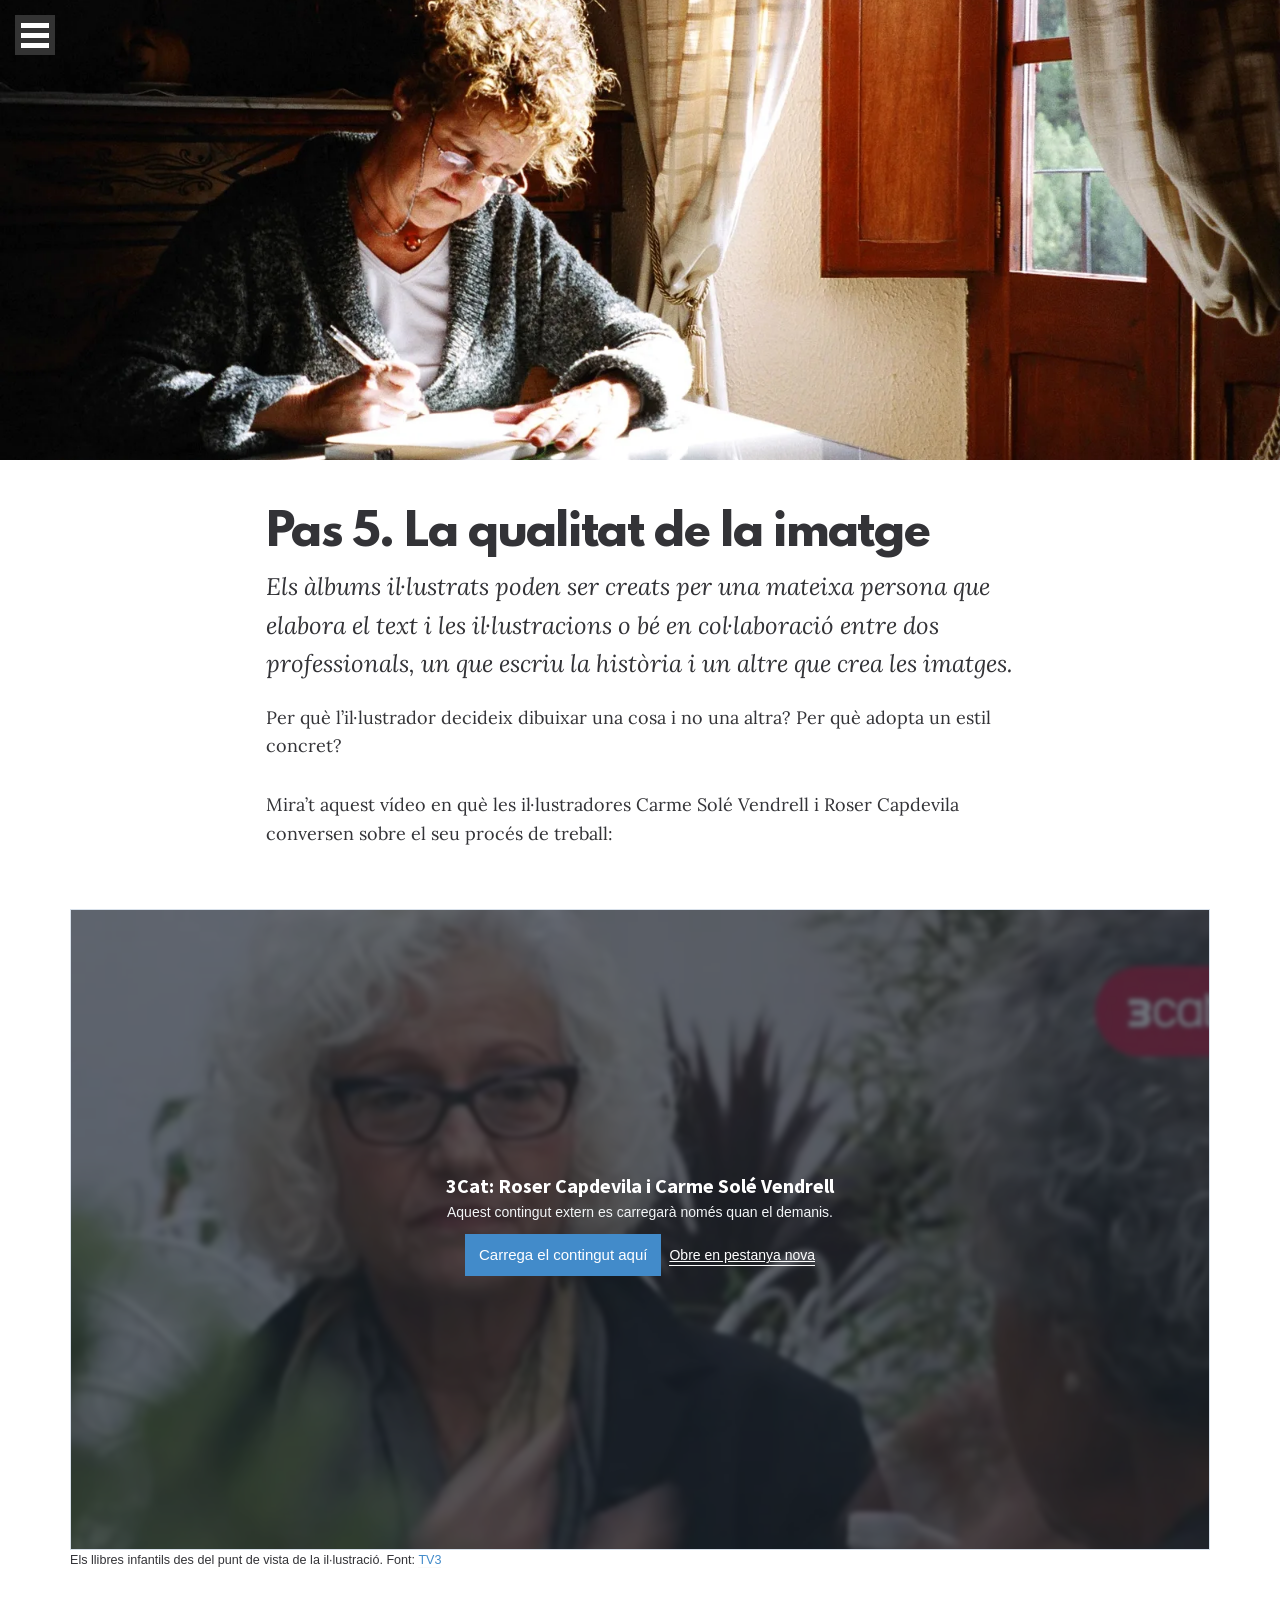
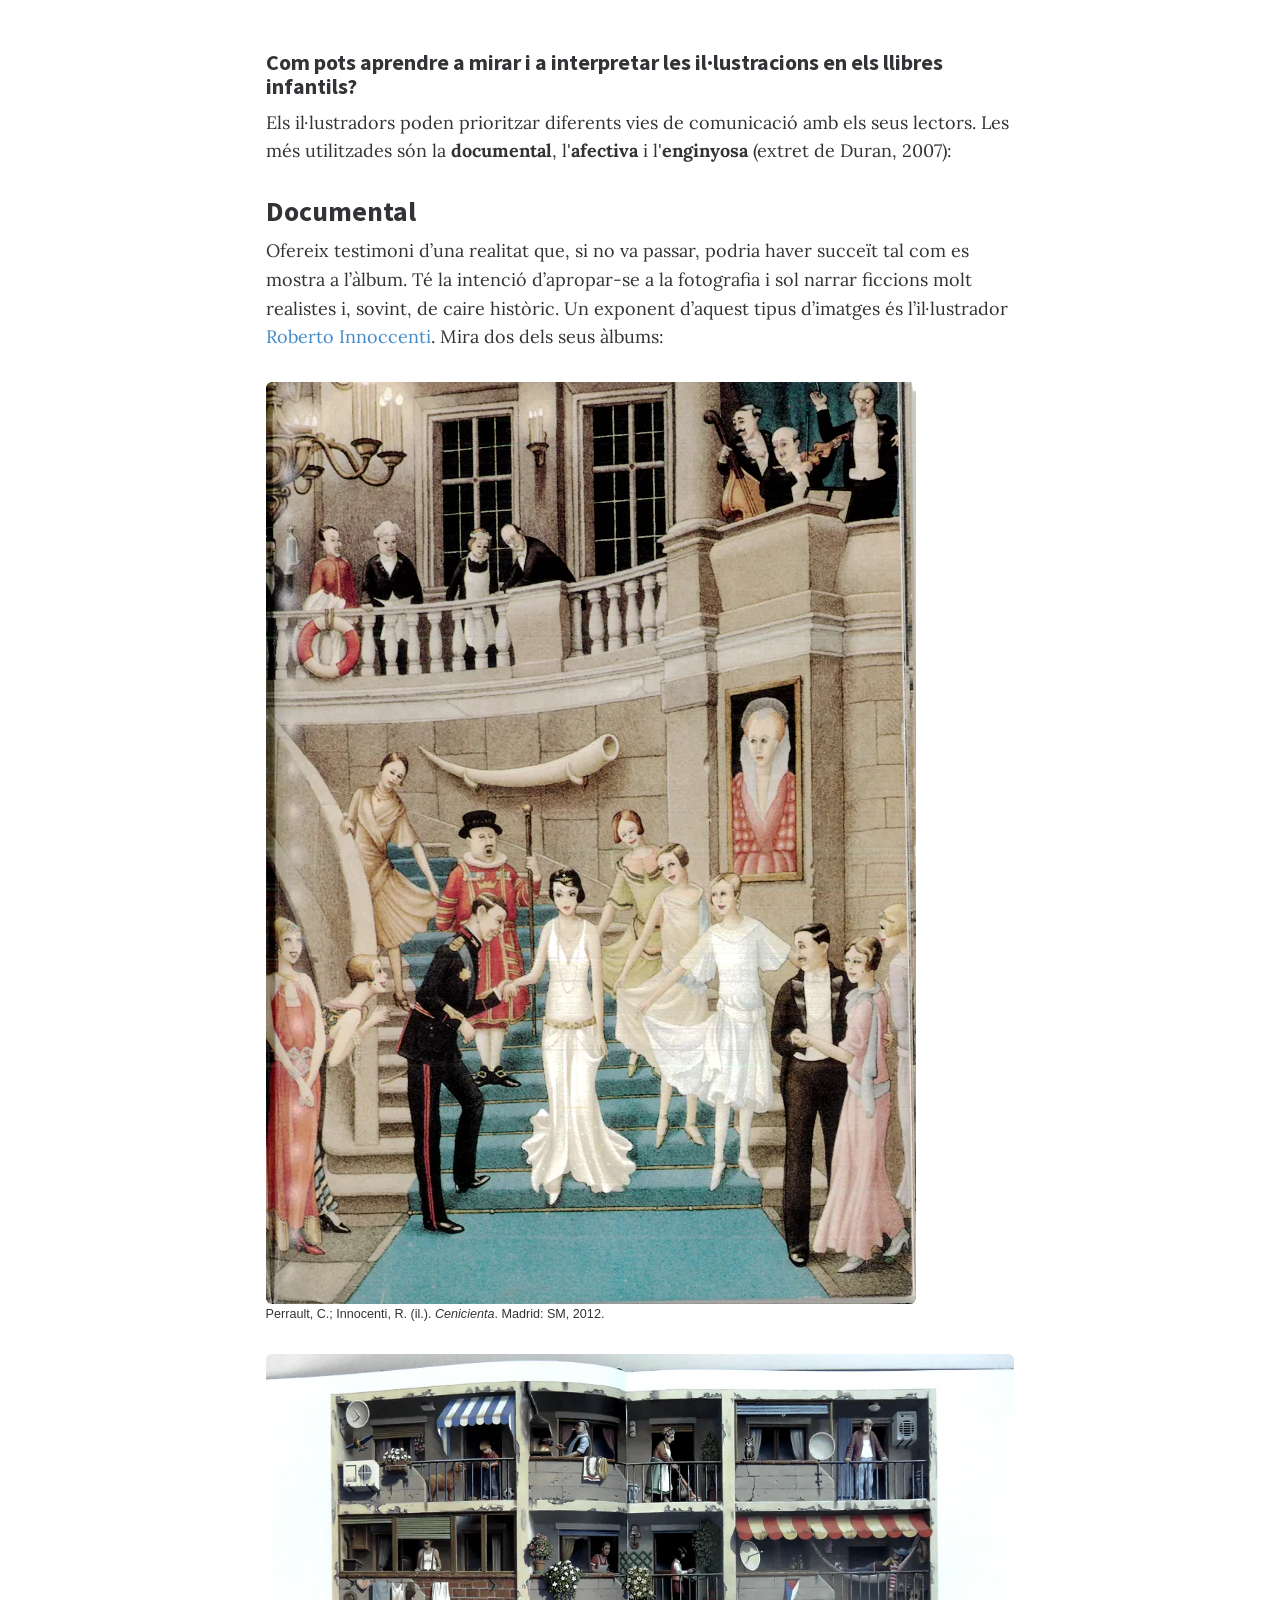
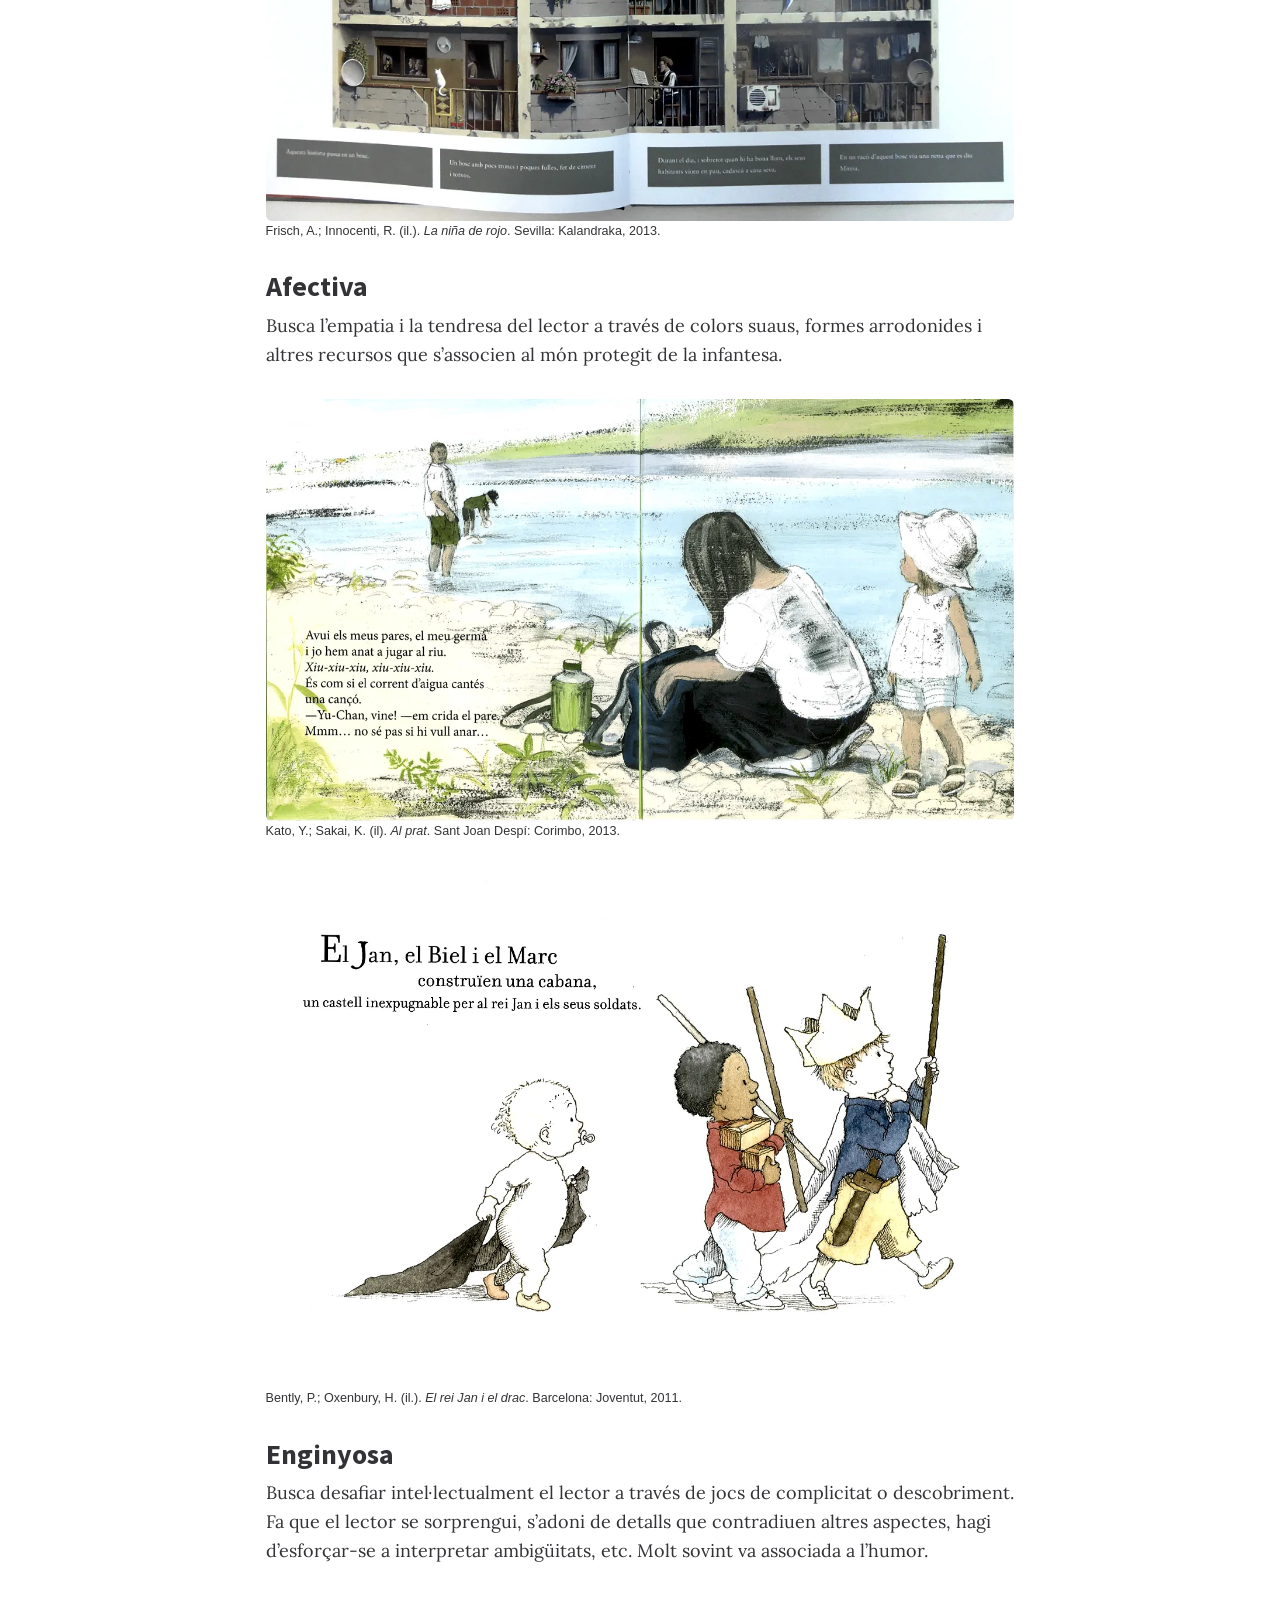
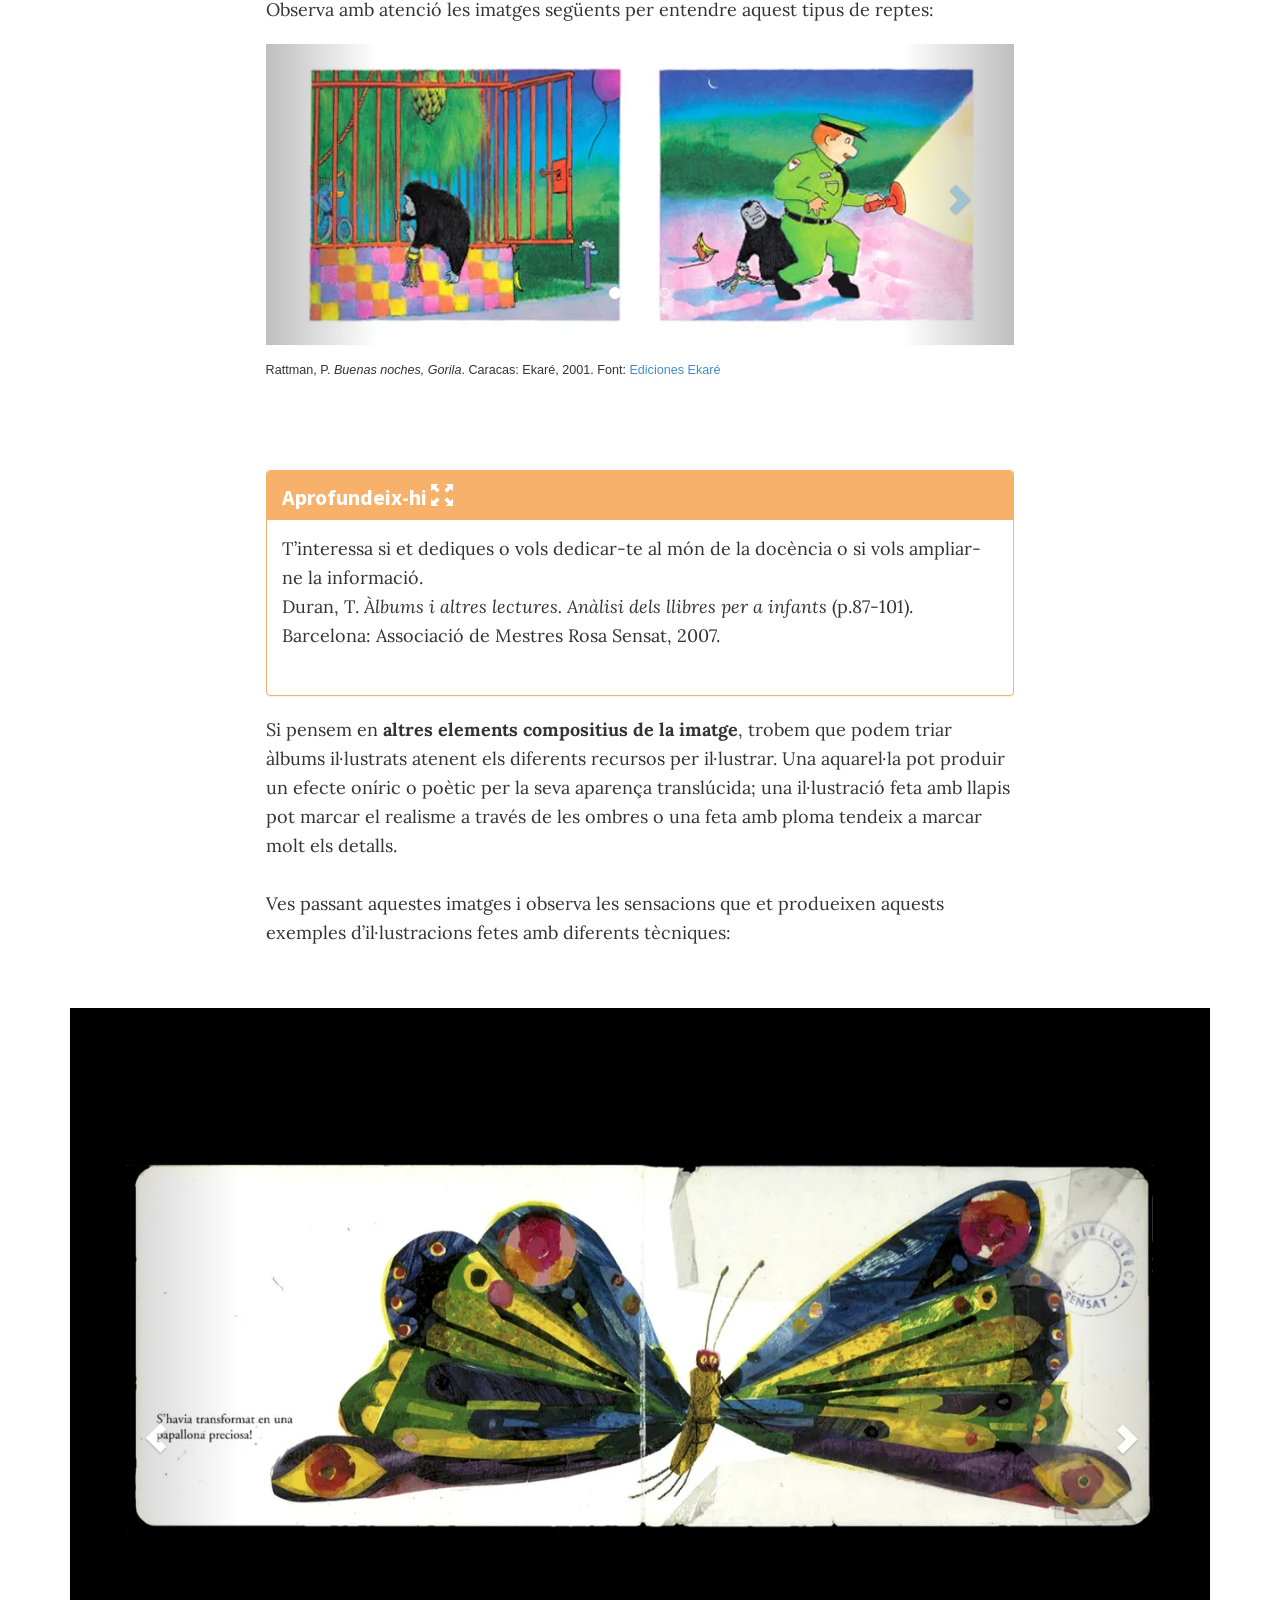
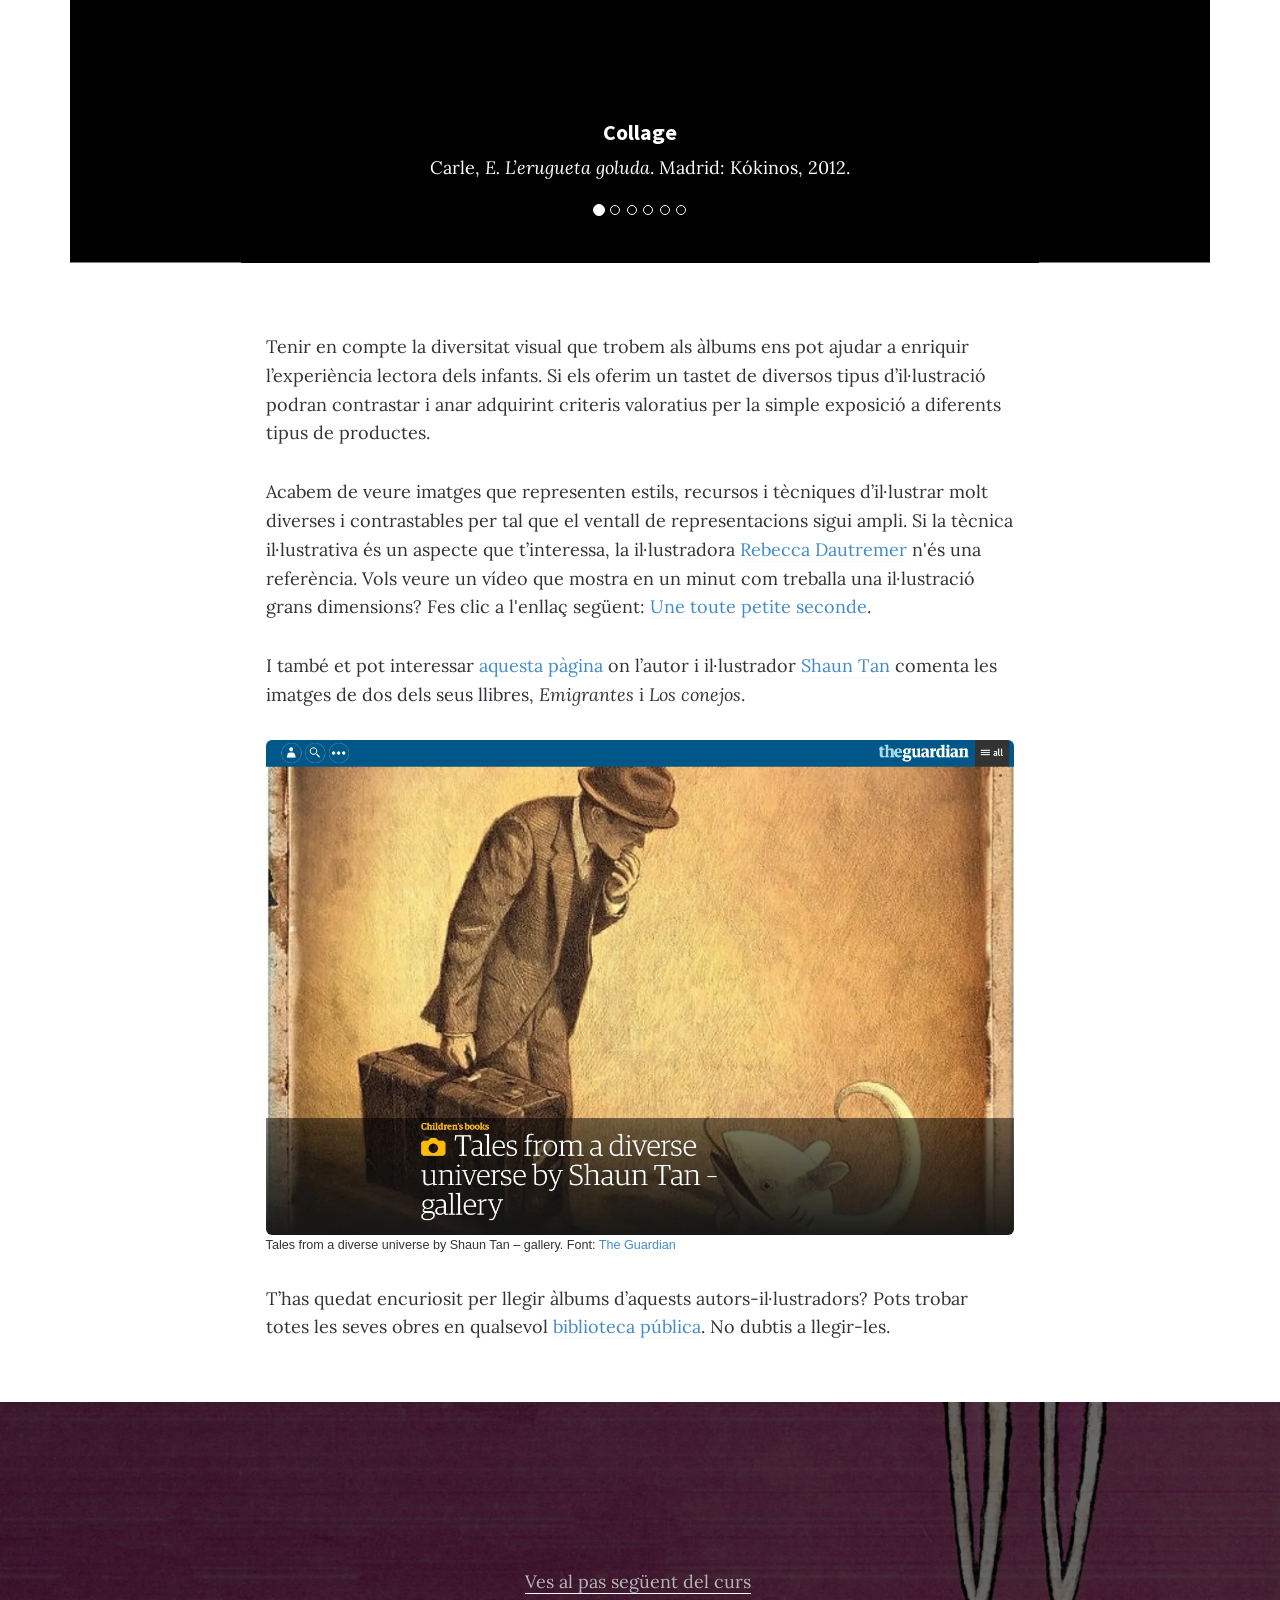
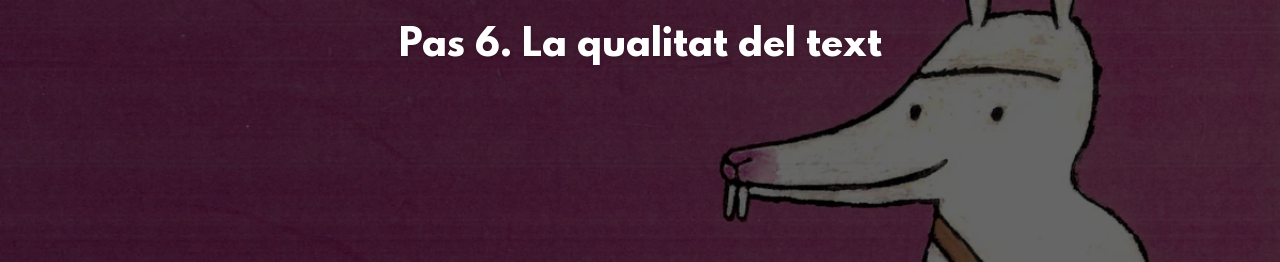
<file: 5/index.html>
<!DOCTYPE html>
<html class="no-js">

<head>
    <meta charset="utf-8">
    <meta http-equiv="X-UA-Compatible" content="IE=edge,chrome=1">
    <title>Pas 5. La qualitat de la imatge</title>
    <meta name="description" content="">
    <meta name="viewport" content="width=device-width">
    <!-- Fonts -->
    <link href="../assets/css/plugins/font-awesome/css/font-awesome.min.css" rel="stylesheet" type="text/css">
    <link rel="stylesheet" href="../css/fonts-local.css">
<link rel="stylesheet" href="../css/bootstrap.min.css">
    <link rel="stylesheet" href="../css/main.css">
    <link rel="stylesheet" href="../css/miniops.css">
    <script src="../js/vendor/modernizr-2.6.2-respond-1.1.0.min.js"></script>
</head>

<body>
    <span class="menu-trigger writer-icon animated fadeInDown">
    <span class="bar"></span>
    <span class="bar"></span>
    <span class="bar"></span>
    </span>
    <div class="hero-image fons-pas-5" style="">
        <!-- if the user has javascript disabled they can still use the menu -->
        <noscript>
            <div class="no-js-menu">
                <h3>Índex del curs</h3>
                <ul>
                    <li><a href="../index.html">Portada</a></li>
                    <li><a href="../1/index.html">Pas 1. Presentació</a></li>
                    <li><a href="../2/index.html">Pas 2. El llibre com a objecte i com a producte cultural</a></li>
                    <li><a href="../3/index.html">Pas 3. Traduccions i adaptacions</a></li>
                    <li><a href="../4/index.html">Pas 4. La relació text-imatge</a></li>
                    <li><a class="active" href="#">Pas 5. La qualitat de la imatge</a></li>
                    <li><a href="../6/index.html">Pas 6. La qualitat del text</a></li>
                    <li><a href="../7/index.html">Pas 7. Els elements de les històries infantils</a></li>
                    <li><a href="../8/index.html">Pas 8. Una tria de llibres bons i diversos</a></li>
                    <li><a href="../9/index.html">Pas 9. Llibres per a qui?... Per als més petits</a></li>
                    <li><a href="../10/index.html">Pas 10. LLibres per a qui?... Per als preadolescents</a></li>
                    <li><a href="../11/index.html">Pas 11. Llibres per a què… Les diferents funcions</a></li>
                    <li><a href="../12/index.html">Pas 12. Projecte</a></li>
                </ul>
            </div>
        </noscript>
        <!-- end no script -->
    </div>
    <div class="container">
        <div class="row">
            <div id="menu">
                <h3>Índex del curs</h3>
                <ul>
                    <li><a href="../index.html">Portada</a></li>
                    <li><a href="../1/index.html">Pas 1. Presentació</a></li>
                    <li><a href="../2/index.html">Pas 2. El llibre com a objecte i com a producte cultural</a></li>
                    <li><a href="../3/index.html">Pas 3. Traduccions i adaptacions</a></li>
                    <li><a href="../4/index.html">Pas 4. La relació text-imatge</a></li>
                    <li><a class="active" href="#">Pas 5. La qualitat de la imatge</a></li>
                    <li><a href="../6/index.html">Pas 6. La qualitat del text</a></li>
                    <li><a href="../7/index.html">Pas 7. Els elements de les històries infantils</a></li>
                    <li><a href="../8/index.html">Pas 8. Una tria de llibres bons i diversos</a></li>
                    <li><a href="../9/index.html">Pas 9. Llibres per a qui?... Per als més petits</a></li>
                    <li><a href="../10/index.html">Pas 10. LLibres per a qui?... Per als preadolescents</a></li>
                    <li><a href="../11/index.html">Pas 11. Llibres per a què… Les diferents funcions</a></li>
                    <li><a href="../12/index.html">Pas 12. Projecte</a></li>
                </ul>
            </div>
            <div class="col-xs-12 main-content single-content">
                <!--         <p class="meta">
           23 minuts de lectura
        </p> -->
                <h1>Pas 5. La qualitat de la imatge</h1>
                <p class="subtitle">Els àlbums il·lustrats poden ser creats per una mateixa persona que elabora el text i les il·lustracions o bé en col·laboració entre dos professionals, un que escriu la història i un altre que crea les imatges.</p>
                <p>Per què l’il·lustrador decideix dibuixar una cosa i no una altra? Per què adopta un estil concret?</p>
                <p>Mira’t aquest vídeo en què les il·lustradores Carme Solé Vendrell i Roser Capdevila conversen sobre el seu procés de treball:</p>
            </div>
            <div class="col-xs-12">
                <div class="embed-responsive embed-responsive-16by9">
                    <div class="external-embed-placeholder" data-media-title="3Cat: Roser Capdevila i Carme Solé Vendrell" data-preview="assets/media-previews/ccma-4376630.webp" style="aspect-ratio: 500 / 281;"><a href="https://www.ccma.cat/video/embed/4376630" target="_blank" rel="noopener">Obre el contingut multimèdia</a></div>
                </div>
                <p><small>Els llibres infantils des del punt de vista de la il·lustració. Font: <a href="https://www.tv3.cat/videos/4376630">TV3</a></small></p>
            </div>
            <div class="col-xs-12 main-content single-content">
                <h3>Com pots aprendre a mirar i a interpretar les il·lustracions en els llibres infantils?</h3>
                <p>Els il·lustradors poden prioritzar diferents vies de comunicació amb els seus lectors. Les més utilitzades són la <strong>documental</strong>, l'<strong>afectiva</strong> i l'<strong>enginyosa</strong> (extret de Duran, 2007):</p>
                <h2>Documental</h2>
                <p>Ofereix testimoni d’una realitat que, si no va passar, podria haver succeït tal com es mostra a l’àlbum. Té la intenció d’apropar-se a la fotografia i sol narrar ficcions molt realistes i, sovint, de caire històric. Un exponent d’aquest tipus d’imatges és l’il·lustrador <a href="https://jaumecentelles.cat/2013/05/01/roberto-innocenti-lil%c2%b7lustrador-del-mes-de-maig/" target="_blank">Roberto Innoccenti</a>. Mira dos dels seus àlbums:</p>
                <img src="assets/img/cenicienta.opt.webp" class="img-responsive img-rounded" width="650" height="922" decoding="async">
                <p><small>Perrault, C.; Innocenti, R. (il.). <em>Cenicienta</em>. Madrid: SM, 2012.</small></p>
                <img src="assets/img/ninarojo.opt.webp" class="img-responsive img-rounded" width="1024" height="638" decoding="async" loading="lazy">
                <p><small>Frisch, A.; Innocenti, R. (il.). <em>La niña de rojo</em>. Sevilla: Kalandraka, 2013.</small></p>
                <h2>Afectiva</h2>
                <!--
                <p>Representa una realitat propera als lectors i solen concretar-se llocs molt identificables com ara interiors de cases o situacions quotidianes (parc, compres, sortides familiars…) sovint amb colors suaus i formes més aviat arrodonides. Observa les següents imatges per comprovar el que acabem de descriure:</p>
            -->
                <p>Busca l’empatia i la tendresa del lector a través de colors suaus, formes arrodonides i altres recursos que s’associen al món protegit de la infantesa.</p>
                <img src="assets/img/alprat.opt.webp" class="img-responsive img-rounded" width="1280" height="720" decoding="async" loading="lazy">
                <p><small>Kato, Y.; Sakai, K. (il). <em>Al prat</em>. Sant Joan Despí: Corimbo, 2013.</small></p>
                <img src="assets/img/reiJan.opt.webp" class="img-responsive img-rounded" width="1280" height="885" decoding="async" loading="lazy">
                <p><small>Bently, P.; Oxenbury, H. (il.). <em>El rei Jan i el drac</em>. Barcelona: Joventut, 2011.</small></p>
                <h2>Enginyosa</h2>
                <!-- <p>Demana més implicació al lector perquè aquest haurà d’enfrontar-se a propostes amb certa complexitat intel·lectual. Per exemple, una imatge que fa que el lector tingui més informació que un personatge de la història o bé una imatge que introdueix una referència pictòrica que el lector ha d’inferir.</p> -->
                <p>Busca desafiar intel·lectualment el lector a través de jocs de complicitat o descobriment. Fa que el lector se sorprengui, s’adoni de detalls que contradiuen altres aspectes, hagi d’esforçar-se a interpretar ambigüitats, etc. Molt sovint va associada a l’humor.</p>
                <p>Observa amb atenció les imatges següents per entendre aquest tipus de reptes:</p>

            <!---->
            </div>
            <div class="col-xs-12 main-content single-content" style="margin-top: -5em;">
                <div id="carousel-gorilla" class="carousel slide" data-ride="carousel" style="margin-bottom: 1em;">

            
                    <!-- Indicators -->
                    <ol class="carousel-indicators">
                        <li data-target="#carousel-gorilla" data-slide-to="0" class="active"></li>
                        <li data-target="#carousel-gorilla" data-slide-to="1"></li>
                        <li data-target="#carousel-gorilla" data-slide-to="2"></li>
                        <li data-target="#carousel-gorilla" data-slide-to="3"></li>
                    </ol>
                    <!-- Wrapper for slides -->
                    <div class="carousel-inner" role="listbox">
                        <div class="item active">
                            <img src="assets/img/peggy-rathmann-ekare-buenas-noches-gorila-b.opt.webp" alt="Prova" width="760" height="306" decoding="async" loading="lazy">
                        </div>
                        <div class="item">
                            <img src="assets/img/peggy-rathmann-ekare-buenas-noches-gorila-d.opt.webp" alt="" width="760" height="304" decoding="async" loading="lazy">
                        </div>
                        <div class="item">
                            <img src="assets/img/peggy-rathmann-ekare-buenas-noches-gorila-c.opt.webp" alt="" width="760" height="302" decoding="async" loading="lazy">
                        </div>
                        <div class="item">
                            <img src="assets/img/peggy-rathmann-ekare-buenas-noches-gorila-a.opt.webp" alt="" width="760" height="304" decoding="async" loading="lazy">
                        </div>
                    </div>
                    <!-- Controls -->
                    <a class="left carousel-control" href="#carousel-gorilla" role="button" data-slide="prev">
                        <span class="glyphicon glyphicon-chevron-left" aria-hidden="true"></span>
                        <span class="sr-only">Anterior</span>
                    </a>
                    <a class="right carousel-control" href="#carousel-gorilla" role="button" data-slide="next">
                        <span class="glyphicon glyphicon-chevron-right" aria-hidden="true"></span>
                        <span class="sr-only">Següent</span>
                    </a>
                </div>
                <p><small>Rattman, P. <em>Buenas noches, Gorila</em>. Caracas: Ekaré, 2001. Font: <a target="_blank" href="https://www.ekare.com/ekare/812-2/">Ediciones Ekaré</a></small></p>

            </div>
                <div class="col-xs-12 main-content single-content">
                    
                <!-- end carousel -->



                <!--
                <img src="assets/img/gorila.opt.webp" class="img-responsive img-rounded" width="1246" height="503" decoding="async" loading="lazy">
                <p><small>Rattman, P. <em>Buenas noches, Gorila</em>. Caracas: Ekaré, 2001</small></p>
                <div class="embed-responsive embed-responsive-16by9">
                    <div class="external-embed-placeholder" data-media-title="YouTube: Una mà de contes" data-preview="assets/media-previews/youtube-I7qSnmrJW1E.webp" style="aspect-ratio: 560 / 315;"><a href="https://www.youtube.com/embed/I7qSnmrJW1E" target="_blank" rel="noopener">Obre el contingut multimèdia</a></div>
                </div>
                -->
                <!--
            </div>
            <div class="col-xs-12 main-content single-content">
            -->
                <div class="panel panel-primary">
                    <div class="panel-heading">
                        <h3 class="panel-title"> Aprofundeix-hi <span class="glyphicon glyphicon-fullscreen" aria-hidden="true"></span></h3>
                    </div>
                    <div class="panel-body">
                        <p>T’interessa si et dediques o vols dedicar-te al món de la docència o si vols ampliar-ne la informació.
                            <br> Duran, T. <em>Àlbums i altres lectures. Anàlisi dels llibres per a infants</em> (p.87-101). Barcelona: Associació de Mestres Rosa Sensat, 2007.</p>
                    </div>
                </div>
                <p>Si pensem en <strong>altres elements compositius de la imatge</strong>, trobem que podem triar àlbums il·lustrats atenent els diferents recursos per il·lustrar. Una aquarel·la pot produir un efecte oníric o poètic per la seva aparença translúcida; una il·lustració feta amb llapis pot marcar el realisme a través de les ombres o una feta amb ploma tendeix a marcar molt els detalls.</p>
                <p>Ves passant aquestes imatges i observa les sensacions que et produeixen aquests exemples d’il·lustracions fetes amb diferents tècniques:</p>
                <!-- inici carousel -->
            </div>
            <div class="col-xs-12">
                <div id="carousel-example-generic" class="carousel slide" data-ride="carousel">
                    <!-- Indicators -->
                    <ol class="carousel-indicators">
                        <li data-target="#carousel-example-generic" data-slide-to="0" class="active"></li>
                        <li data-target="#carousel-example-generic" data-slide-to="1"></li>
                        <li data-target="#carousel-example-generic" data-slide-to="2"></li>
                        <li data-target="#carousel-example-generic" data-slide-to="3"></li>
                        <li data-target="#carousel-example-generic" data-slide-to="4"></li>
                        <li data-target="#carousel-example-generic" data-slide-to="5"></li>
                    </ol>
                    <!-- Wrapper for slides -->
                    <div class="carousel-inner" role="listbox">
                        <div class="item active">
                            <img src="assets/img/1.opt.webp" alt="L'erugueta goluda" width="1280" height="960" decoding="async" loading="lazy">
                            <div class="carousel-caption">
                                <h3>Collage</h3>
                                <p>Carle, <em>E. L’erugueta goluda</em>. Madrid: Kókinos, 2012.</p>
                            </div>
                        </div>
                        <div class="item">
                            <img src="assets/img/2.opt.webp" alt="Neda que neda" width="1280" height="960" decoding="async" loading="lazy">
                            <div class="carousel-caption">
                                <h3>Aquarel·la</h3>
                                <p>Lionni, L. <em>Neda-que-neda. Sevilla</em>: Kalandraka, 2007.</p>
                            </div>
                        </div>
                        <div class="item">
                            <img src="assets/img/3.opt.webp" alt="Dos ratones, una rata y un queso" width="1280" height="960" decoding="async" loading="lazy">
                            <div class="carousel-caption">
                                <h3>Carbonet</h3>
                                <p>Rueda, C. <em>Dos ratones, una rata y un queso</em>. México DF: Océano, 2007.</p>
                            </div>
                        </div>
                        <div class="item">
                            <img src="assets/img/4.opt.webp" alt="Aquell vell, aquell nen" width="1280" height="960" decoding="async" loading="lazy">
                            <div class="carousel-caption">
                                <h3>Ús de diferents textures</h3>
                                <p>Hernández, A.; Delicado, F. (il.) <em>Aquell nen i aquell vell</em>. Barcelona: Kalandraka, 2002.</p>
                            </div>
                        </div>
                        <div class="item">
                            <img src="assets/img/5.opt.webp" alt="Aquell vell, aquell nen" width="1280" height="960" decoding="async" loading="lazy">
                            <div class="carousel-caption">
                                <h3>Estètica pop</h3>
                                <p>Lecointre, J. <em>Animals domèstics</em>. Barcelona: Ekaré, 2013.</p>
                            </div>
                        </div>
                        <div class="item">
                            <img src="assets/img/6.opt.webp" alt="La princesa i el pèsol" width="1280" height="960" decoding="async" loading="lazy">
                            <div class="carousel-caption">
                                <h3>Fotografia d’escenaris</h3>
                                <p>Child, L.; Borland, P. (fotografia). <em>La princesa i el pèsol</em>. Barcelona: Serres, 2005.</p>
                            </div>
                        </div>
                    </div>
                    <!-- Controls -->
                    <a class="left carousel-control" href="#carousel-example-generic" role="button" data-slide="prev">
                        <span class="glyphicon glyphicon-chevron-left" aria-hidden="true"></span>
                        <span class="sr-only">Anterior</span>
                    </a>
                    <a class="right carousel-control" href="#carousel-example-generic" role="button" data-slide="next">
                        <span class="glyphicon glyphicon-chevron-right" aria-hidden="true"></span>
                        <span class="sr-only">Següent</span>
                    </a>
                </div>
                <!-- end carousel -->
            </div>
            <div class="col-xs-12 main-content single-content">
                <p>Tenir en compte la diversitat visual que trobem als àlbums ens pot ajudar a enriquir l’experiència lectora dels infants. Si els oferim un tastet de diversos tipus d’il·lustració podran contrastar i anar adquirint criteris valoratius per la simple exposició a diferents tipus de productes.</p>
                <p>Acabem de veure imatges que representen estils, recursos i tècniques d’il·lustrar molt diverses i contrastables per tal que el ventall de representacions sigui ampli. Si la tècnica il·lustrativa és un aspecte que t’interessa, la il·lustradora <a href="https://rebeccadautremer.com">Rebecca Dautremer</a> n'és una referència. Vols veure un vídeo que mostra en un minut com treballa una il·lustració grans dimensions? Fes clic a l'enllaç següent:<a href="https://www.facebook.com/watch/?v=572937647314217"> Une toute petite seconde</a>.</p>



                <p>I també et pot interessar <a href="https://www.theguardian.com/childrens-books-site/gallery/2014/oct/17/shaun-tan-the-arrival-diverse-books-gallery?CMP=twt_gu" target="blank">aquesta pàgina</a> on l’autor i il·lustrador <a href="https://www.shauntan.net/">Shaun Tan</a> comenta les imatges de dos dels seus llibres, <em>Emigrantes</em> i <em>Los conejos</em>.</p>
                <!--         <p><a href="https://www.theguardian.com/childrens-books-site/gallery/2014/oct/17/shaun-tan-the-arrival-diverse-books-gallery?CMP=twt_gu">https://www.theguardian.com/childrens-books-site/gallery/2014/oct/17/shaun-tan-the-arrival-diverse-books-gallery?CMP=twt_gu</a></p>
        <p>Font: <a href="https://www.theguardian.com/books/shaun-tan">The Guardian</a></p> -->
                <a href="https://www.theguardian.com/childrens-books-site/gallery/2014/oct/17/shaun-tan-the-arrival-diverse-books-gallery?CMP=twt_gu" target="blank"><img class="img-responsive img-rounded" src="assets/img/the_guardian.opt.webp" alt="Tales from a diverse universe by Shaun Tan" width="1323" height="874" decoding="async" loading="lazy"></a>
                <p><small>Tales from a diverse universe by Shaun Tan – gallery. Font: <a href="https://www.theguardian.com/childrens-books-site/gallery/2014/oct/17/shaun-tan-the-arrival-diverse-books-gallery?CMP=twt_gu">The Guardian</a></small></p>
                <p>T’has quedat encuriosit per llegir àlbums d’aquests autors-il·lustradors? Pots trobar totes les seves obres en qualsevol <a href="http://cercadorbiblioteques.cultura.gencat.cat/start.do;jsessionid=B5BAAC85F8B0FBEB7BF84BBA0198ECA5?set-locale=ca_ES">biblioteca pública</a>. No dubtis a llegir-les.</p>
            </div>
            <!-- main-content/col -->
        </div>
        <!--/row -->
    </div>
    <!-- /container -->
    <div class="single-footer text-center">
        <div class="content-footer">
            <p><a href="../6/index.html">Ves al pas següent del curs</a>.</p>
            <h1 style="color: white">Pas 6. La qualitat del text</h1>
        </div>
    </div>
    <script src="../js/vendor/jquery-1.10.1.min.js"></script>
    <script src="../js/vendor/jquery.jpanelmenu.min.js"></script>
    <script src="../js/vendor/bootstrap.min.js"></script>
    <script src="../js/main.js"></script>
    <script type="text/javascript">
    $('.carousel').carousel({
        interval: false
    })
    </script>
    <!--
    <script type="text/javascript">
    $.ajax({
        beforeSend: function(xhr) {
            xhr.setRequestHeader("Access-Control-Allow-Origin", "true");
        },
        url: 'http://ekare.es/libros/buenas-noches-gorila-2/',
        type: 'GET',
        crossDomain: true,
        success: function(result) {
            alert("Success!");
        },
        error: function() {
            alert("Failed!");
        }
    });
    -->
    </script>
</body>

</html>
</file>
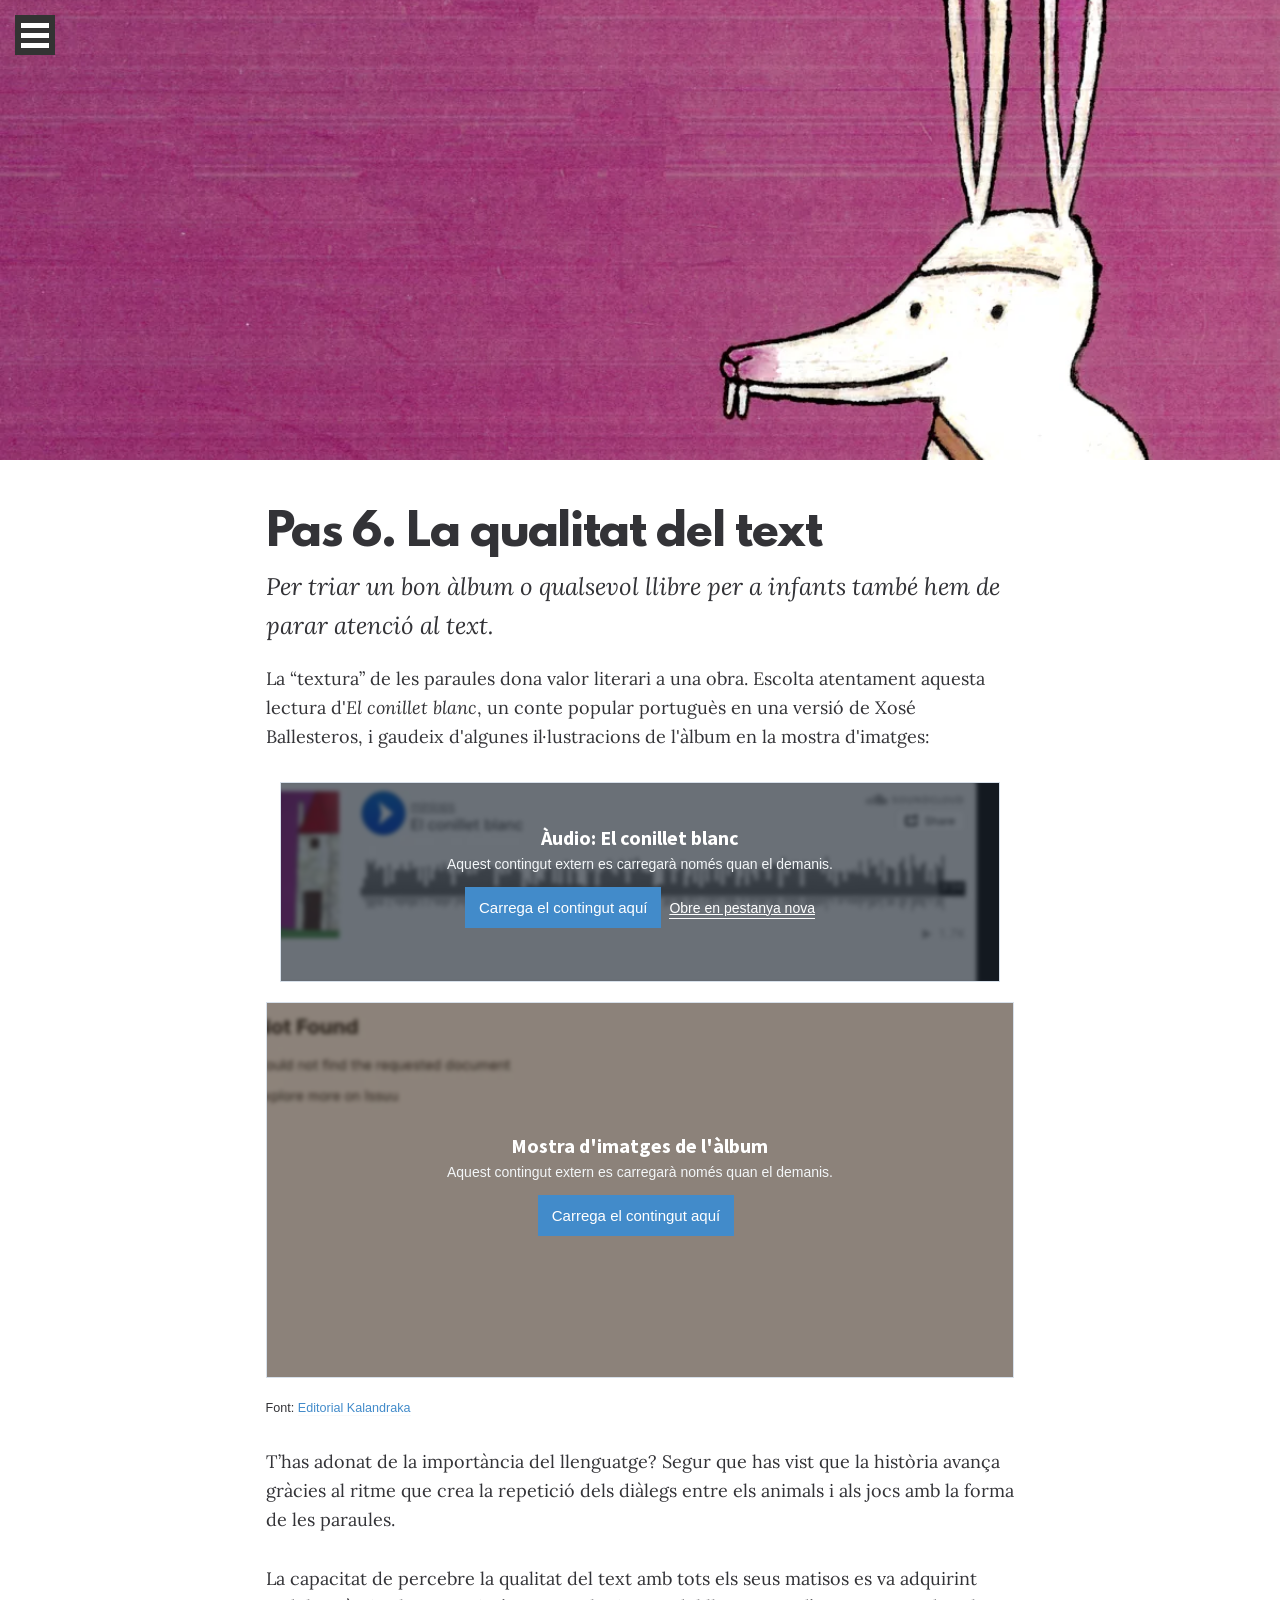
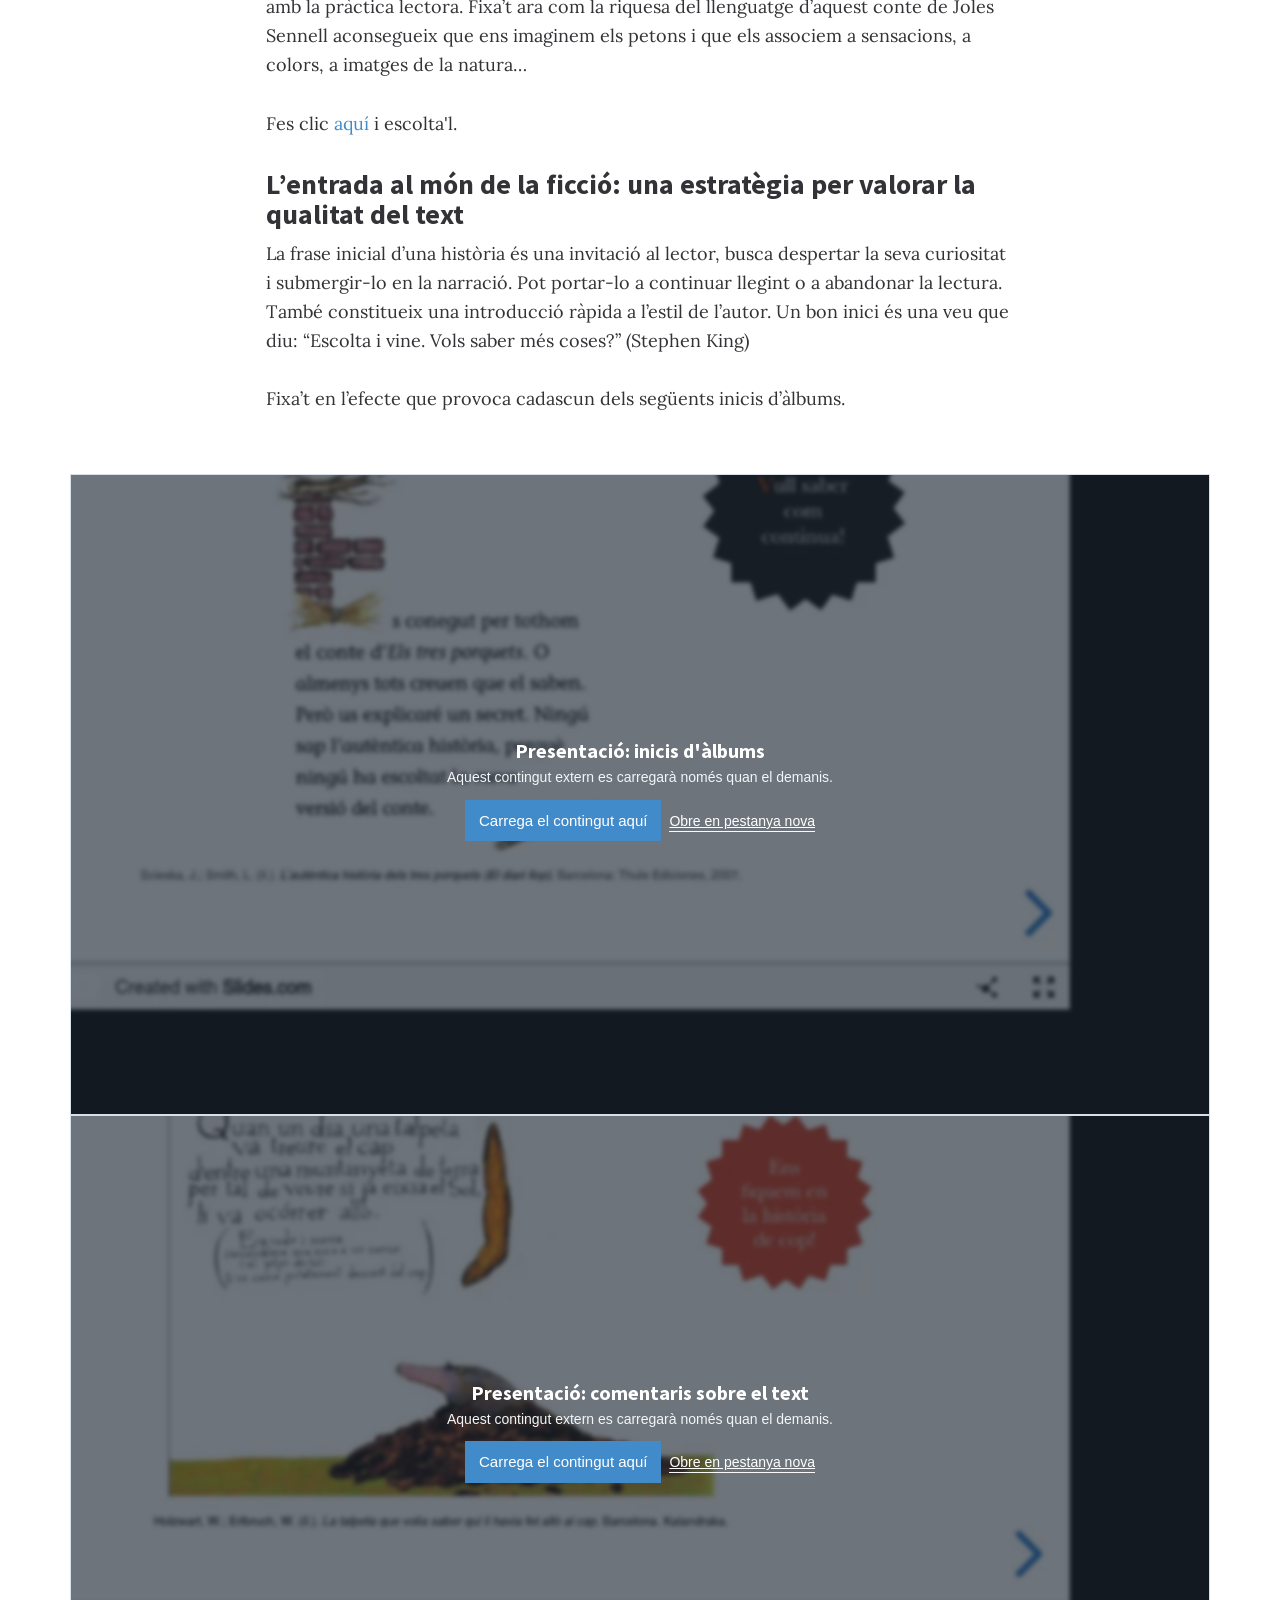
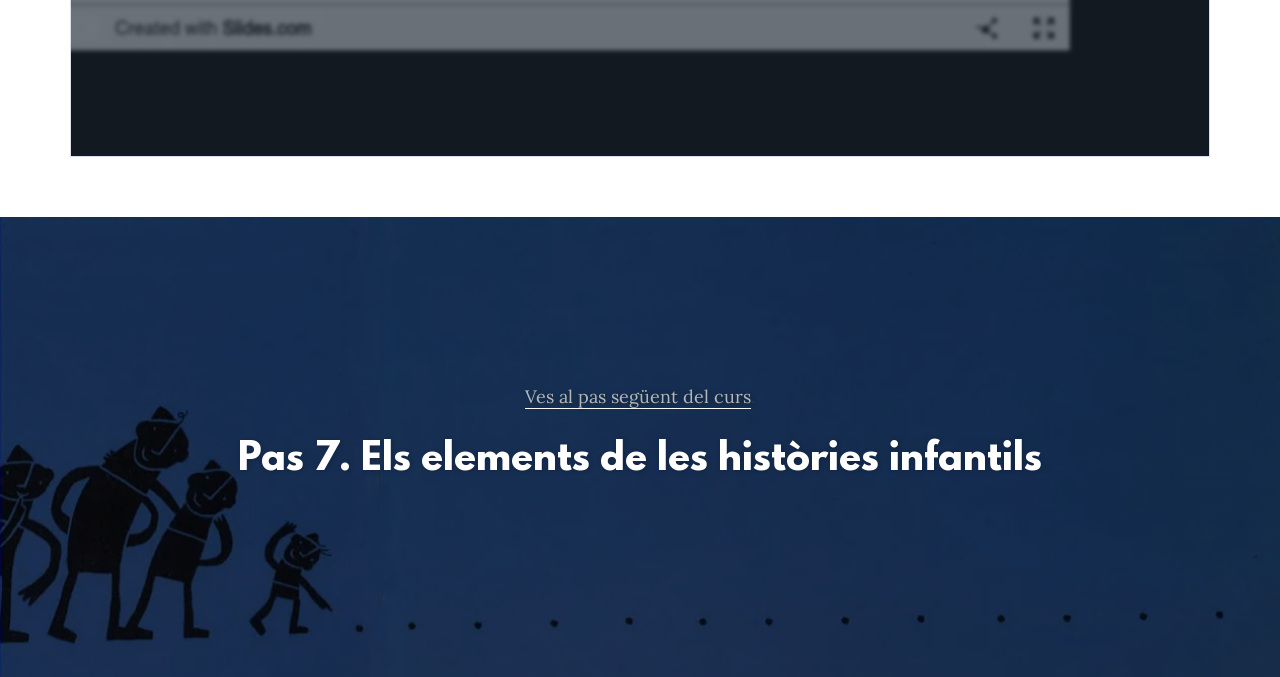
<file: 6/index.html>
<!DOCTYPE html>
<html class="no-js">

<head>
    <meta charset="utf-8">
    <meta http-equiv="X-UA-Compatible" content="IE=edge,chrome=1">
    <title>Pas 6. La qualitat del text</title>
    <meta name="description" content="">
    <meta name="viewport" content="width=device-width">
    <!-- Fonts -->
    <link href="../assets/css/plugins/font-awesome/css/font-awesome.min.css" rel="stylesheet" type="text/css">
    <link rel="stylesheet" href="../css/fonts-local.css">
<link rel="stylesheet" href="../css/bootstrap.min.css">
    <link rel="stylesheet" href="../css/main.css">
    <link rel="stylesheet" href="../css/miniops.css">
    <script src="../js/vendor/modernizr-2.6.2-respond-1.1.0.min.js"></script>
</head>

<body>
    <span class="menu-trigger writer-icon animated fadeInDown">
    <span class="bar"></span>
    <span class="bar"></span>
    <span class="bar"></span>
    </span>
    <div class="hero-image fons-pas-6" style="">
        <!-- if the user has javascript disabled they can still use the menu -->
        <noscript>
            <div class="no-js-menu">
                <h3>Índex del curs</h3>
                <ul>
                    <li><a href="../index.html">Portada</a></li>
                    <li><a href="../1/index.html">Pas 1. Presentació</a></li>
                    <li><a href="../2/index.html">Pas 2. El llibre com a objecte i com a producte cultural</a></li>
                    <li><a href="../3/index.html">Pas 3. Traduccions i adaptacions</a></li>
                    <li><a href="../4/index.html">Pas 4. La relació text-imatge</a></li>
                    <li><a href="../5/index.html">Pas 5. La qualitat de la imatge</a></li>
                    <li><a class="active" href="#">Pas 6. La qualitat del text</a></li>
                    <li><a href="../7/index.html">Pas 7. Els elements de les històries infantils</a></li>
                    <li><a href="../8/index.html">Pas 8. Una tria de llibres bons i diversos</a></li>
                    <li><a href="../9/index.html">Pas 9. Llibres per a qui?... Per als més petits</a></li>
                    <li><a href="../10/index.html">Pas 10. LLibres per a qui?... Per als preadolescents</a></li>
                    <li><a href="../11/index.html">Pas 11. Llibres per a què… Les diferents funcions</a></li>
                    <li><a href="../12/index.html">Pas 12. Projecte</a></li>
                </ul>
            </div>
        </noscript>
        <!-- end no script -->
    </div>
    <div class="container">
        <div class="row">
            <div id="menu">
                <h3>Índex del curs</h3>
                <ul>
                    <li><a href="../index.html">Portada</a></li>
                    <li><a href="../1/index.html">Pas 1. Presentació</a></li>
                    <li><a href="../2/index.html">Pas 2. El llibre com a objecte i com a producte cultural</a></li>
                    <li><a href="../3/index.html">Pas 3. Traduccions i adaptacions</a></li>
                    <li><a href="../4/index.html">Pas 4. La relació text-imatge</a></li>
                    <li><a href="../5/index.html">Pas 5. La qualitat de la imatge</a></li>
                    <li><a class="active" href="#">Pas 6. La qualitat del text</a></li>
                    <li><a href="../7/index.html">Pas 7. Els elements de les històries infantils</a></li>
                    <li><a href="../8/index.html">Pas 8. Una tria de llibres bons i diversos</a></li>
                    <li><a href="../9/index.html">Pas 9. Llibres per a qui?... Per als més petits</a></li>
                    <li><a href="../10/index.html">Pas 10. LLibres per a qui?... Per als preadolescents</a></li>
                    <li><a href="../11/index.html">Pas 11. Llibres per a què… Les diferents funcions</a></li>
                    <li><a href="../12/index.html">Pas 12. Projecte</a></li>
                </ul>
            </div>
            <div class="col-xs-12 main-content single-content">
                <!--         <p class="meta">
           23 minuts de lectura
        </p> -->
                <h1>Pas 6. La qualitat del text</h1>
                <p class="subtitle">Per triar un bon àlbum o qualsevol llibre per a infants també hem de parar atenció al text.</p>
                <!--
                <p>La “textura” de les paraules dóna valor literari a una obra. Escolta atentament aquesta lectura d' <em>El conillet blanc</em>, un conte popular portuguès en una versió de Xosé Ballesteros.</p>
            -->

<p>
La “textura” de les paraules dona valor literari a una obra. Escolta atentament aquesta lectura d'<em>El conillet blanc</em>, un conte popular portuguès en una versió de Xosé Ballesteros, i gaudeix d'algunes il·lustracions de l'àlbum en la mostra d'imatges:
</p>


<div class="external-embed-placeholder" data-media-title="Àudio: El conillet blanc" data-preview="assets/media-previews/soundcloud-conillet-blanc.webp"><a href="https://w.soundcloud.com/player/?url=https%3A//api.soundcloud.com/tracks/210802213&amp;color=0066cc&amp;auto_play=false&amp;hide_related=false&amp;show_comments=true&amp;show_user=true&amp;show_reposts=false" target="_blank" rel="noopener">Obre el contingut multimèdia</a></div>


                <div class="external-embed-placeholder" data-media-type="issuu" data-configid="0/12273045" data-media-title="Mostra d'imatges de l'àlbum" data-preview="assets/media-previews/issuu-conillet.webp" style="aspect-ratio: 525 / 264;">
                    <span>Mostra d'imatges de l'àlbum no carregada automàticament.</span>
                </div>
                <p><small>Font: <a target="_blank" href="https://www.kalandraka.com/">Editorial Kalandraka</a></small></p>


                <p>T’has adonat de la importància del llenguatge? Segur que has vist que la història avança gràcies al ritme que crea la repetició dels diàlegs entre els animals i als jocs amb la forma de les paraules.</p>
                <p>La capacitat de percebre la qualitat del text amb tots els seus matisos es va adquirint amb la pràctica lectora. Fixa’t ara com la riquesa del llenguatge d’aquest conte de Joles Sennell aconsegueix que ens imaginem els petons i que els associem a sensacions, a colors, a imatges de la natura…</p>
                <p>Fes clic <a href="https://www.ccma.cat/tv3/sx3/muaaa/video/840479/" target="new"> aquí</a> i escolta'l.</p>

<!---
                <img class="img-responsive img-rounded autoPlay center-block" src="assets/img/muaaa.opt.webp" width="479" height="354" decoding="async">


                <div class="myFuckingFlash embed-responsive embed-responsive-16by9 center-block">
                    <embed style="left: 10% !important" type="application/x-shockwave-flash" src="https://www.super3.cat/unamadecontes/resources/swf/produccion_v4.swf?hideCloseBtn=true&amp;autoStart=false&amp;play=false&amp;language=ca&amp;idload=82&amp;server=https://www.super3.cat/unamadecontes/xml_data/videoplayer_v2?id=82&amp;lang=ca" width="824" height="525" style="undefined" id="umdc" name="umdc" bgcolor="#ffffff" quality="high" wmode="transparent" menu="false" play="false" idload="82" server="https://www.super3.cat/unamadecontes/xml_data/videoplayer_v2?id=82&amp;lang=ca" language="ca">
                </div>

                <p class="text-center"><small>El llenguatge provoca sensacions. Font: <a href="https://www.super3.cat/unamadecontes/conte/muaaaa/catala/330">Una mà de contes, TV3</a></small></p>
              -->
                <h2>L’entrada al món de la ficció: una estratègia per valorar la qualitat del text</h2>
                <p>La frase inicial d’una història és una invitació al lector, busca despertar la seva curiositat i submergir-lo en la narració. Pot portar-lo a continuar llegint o a abandonar la lectura. També constitueix una introducció ràpida a l’estil de l’autor. Un bon inici és una veu que diu: “Escolta i vine. Vols saber més coses?” (Stephen King)</p>
                <p>Fixa’t en l’efecte que provoca cadascun dels següents inicis d’àlbums.</p>
                <!--
Web: presentacions. De cada cas, fer el següent:

- Primera diapo: el text escanejat més la bafarada al final
- Segona diapo: el text amb els subratllats i els comentaris dels requadres
-->
                <!-- Prova amb Sildes -->
            </div>
            <div class="col-xs-12">
                <div class="embed-responsive embed-responsive-16by9">
                    <div class="external-embed-placeholder" data-media-title="Presentació: inicis d'àlbums" data-preview="assets/media-previews/slides-pas6-1.webp" style="aspect-ratio: 576 / 420;"><a href="https://slides.com/miniopsioc/pas6-1/embed?style=light" target="_blank" rel="noopener">Obre el contingut multimèdia</a></div>
                </div>
            </div>
            <div class="col-xs-12">
                <div class="embed-responsive embed-responsive-16by9">
                    <div class="external-embed-placeholder" data-media-title="Presentació: comentaris sobre el text" data-preview="assets/media-previews/slides-pas6-2.webp" style="aspect-ratio: 576 / 420;"><a href="https://slides.com/miniopsioc/pas6-2/embed?style=light" target="_blank" rel="noopener">Obre el contingut multimèdia</a></div>
                </div>
            </div>
            <div class="col-xs-12 main-content single-content">
            </div>
            <!-- main-content/col -->
        </div>
        <!--/row -->
    </div>
    <!-- /container -->
    <div class="single-footer text-center">
        <div class="content-footer">
            <p><a href="../7/index.html">Ves al pas següent del curs</a>.</p>
            <h1 style="color: white">Pas 7. Els elements de les històries infantils</h1>
        </div>
    </div>
    <script src="../js/vendor/jquery-1.10.1.min.js"></script>
    <script src="../js/vendor/jquery.jpanelmenu.min.js"></script>
    <script src="../js/vendor/bootstrap.min.js"></script>
    <script src="../js/main.js"></script>

    <!-- deal with the fucking muaaaa flash video -->
    <script type="text/javascript">
        $('.myFuckingFlash').hide();
        $('.autoPlay').css("cursor", "pointer");
        $(document).ready(
            function(){
                $('.autoPlay').click(function(){
                    $('.autoPlay').hide();
                    $('.myFuckingFlash').show();
                });
            });
    </script>
</body>

</html>
</file>
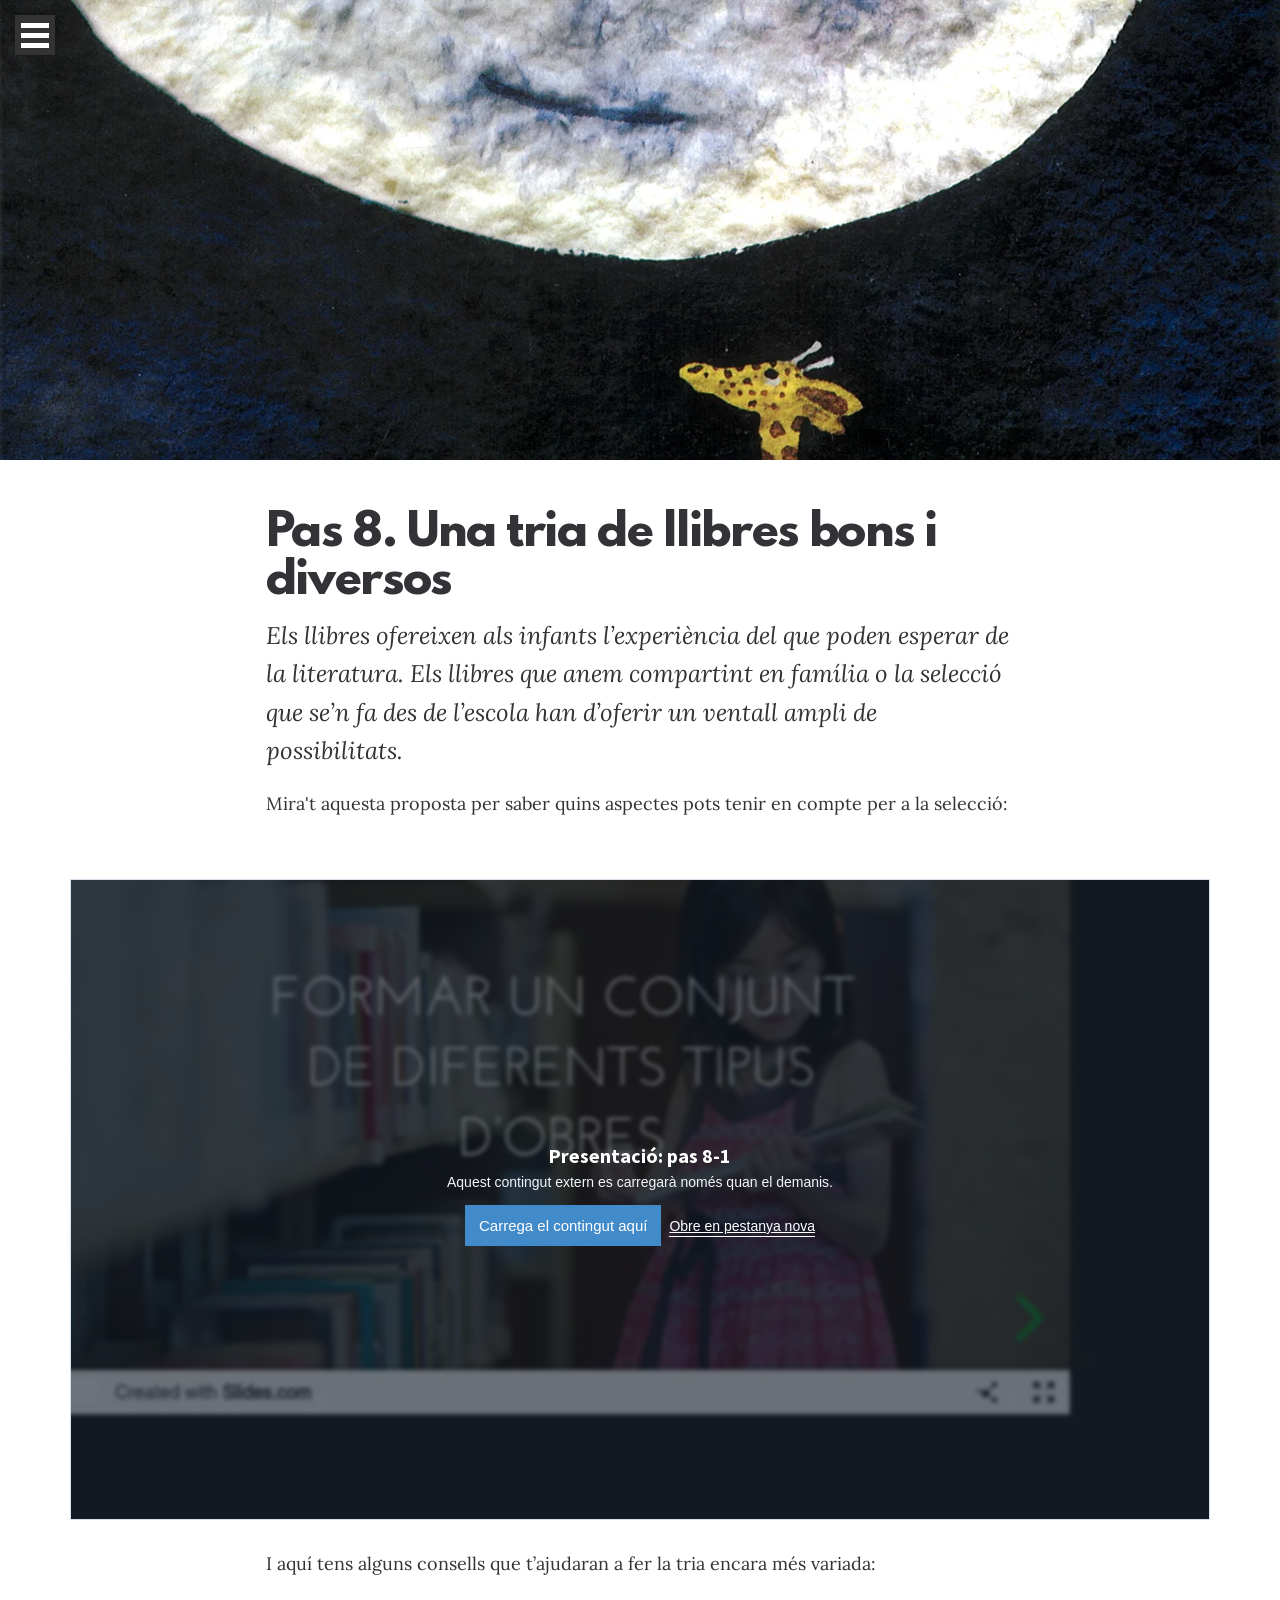
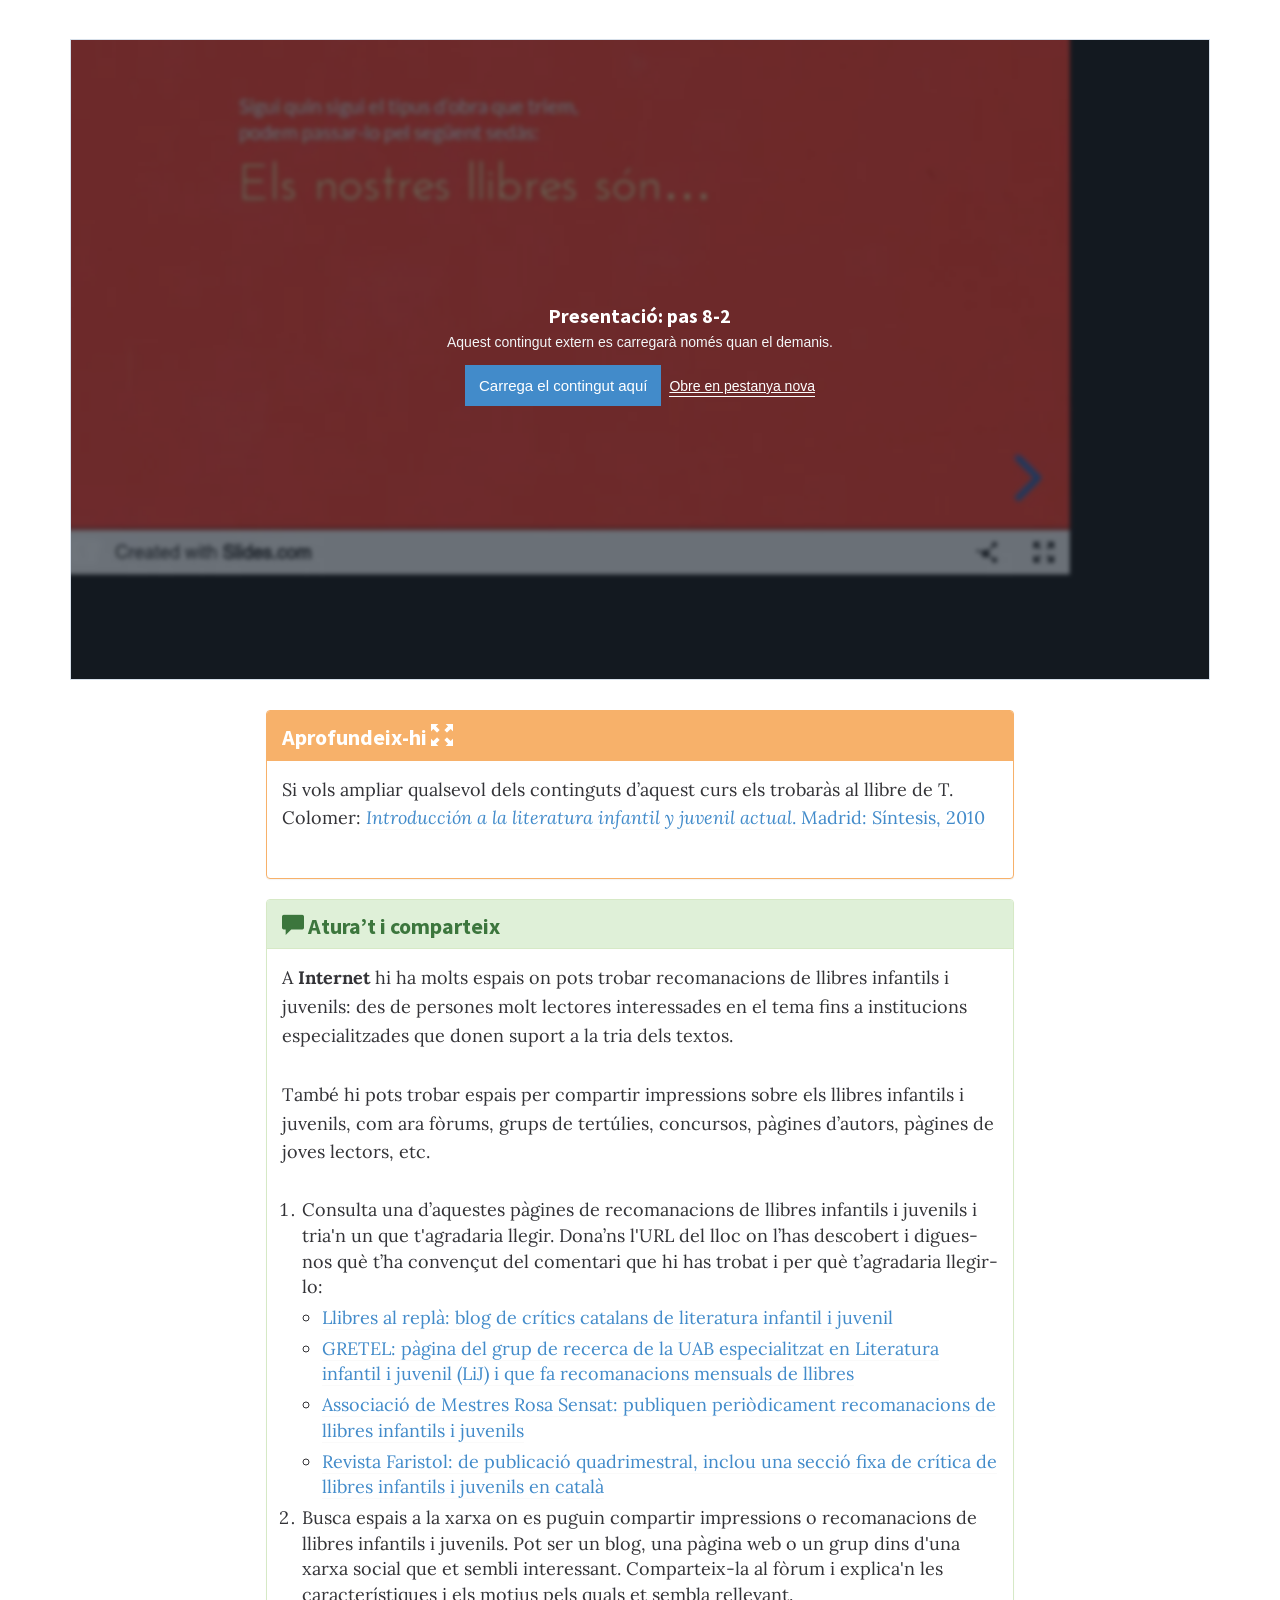
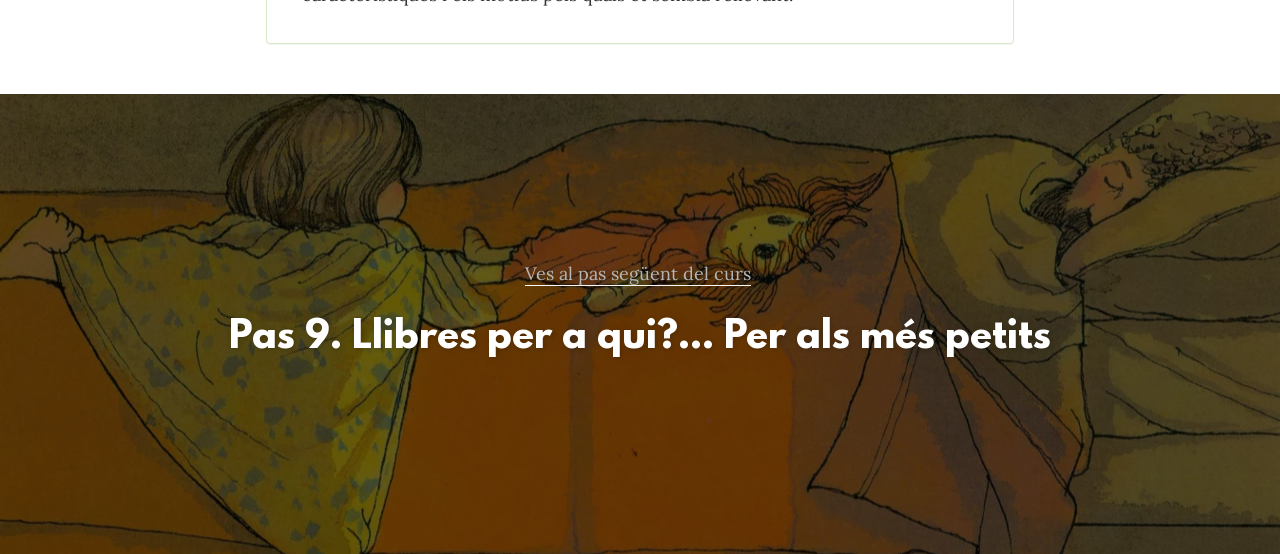
<file: 8/index.html>
<!DOCTYPE html>
<html class="no-js">

<head>
    <meta charset="utf-8">
    <meta http-equiv="X-UA-Compatible" content="IE=edge,chrome=1">
    <title>Pas 8. Una tria de llibres bons i diversos</title>
    <meta name="description" content="">
    <meta name="viewport" content="width=device-width">
    <!-- Fonts -->
    <link href="../assets/css/plugins/font-awesome/css/font-awesome.min.css" rel="stylesheet" type="text/css">
    <link rel="stylesheet" href="../css/fonts-local.css">
<link rel="stylesheet" href="../css/bootstrap.min.css">
    <link rel="stylesheet" href="../css/main.css">
    <link rel="stylesheet" href="../css/miniops.css">
    <script src="../js/vendor/modernizr-2.6.2-respond-1.1.0.min.js"></script>
</head>

<body>
    <span class="menu-trigger writer-icon animated fadeInDown">
    <span class="bar"></span>
    <span class="bar"></span>
    <span class="bar"></span>
    </span>
    <div class="hero-image fons-pas-8" style="">
        <!-- if the user has javascript disabled they can still use the menu -->
        <noscript>
            <div class="no-js-menu">
                <h3>Índex del curs</h3>
                <ul>
                    <li><a href="../index.html">Portada</a></li>
                    <li><a href="../1/index.html">Pas 1. Presentació</a></li>
                    <li><a href="../2/index.html">Pas 2. El llibre com a objecte i com a producte cultural</a></li>
                    <li><a href="../3/index.html">Pas 3. Traduccions i adaptacions</a></li>
                    <li><a href="../4/index.html">Pas 4. La relació text-imatge</a></li>
                    <li><a href="../5/index.html">Pas 5. La qualitat de la imatge</a></li>
                    <li><a href="../6/index.html">Pas 6. La qualitat del text</a></li>
                    <li><a href="../7/index.html">Pas 7. Els elements de les històries infantils</a></li>
                    <li><a class="active" href="#">Pas 8. Una tria de llibres bons i diversos</a></li>
                    <li><a href="../9/index.html">Pas 9. Llibres per a qui?... Per als més petits</a></li>
                    <li><a href="../10/index.html">Pas 10. LLibres per a qui?... Per als preadolescents</a></li>
                    <li><a href="../11/index.html">Pas 11. Llibres per a què… Les diferents funcions</a></li>
                    <li><a href="../12/index.html">Pas 12. Projecte</a></li>
                </ul>
            </div>
        </noscript>
        <!-- end no script -->
    </div>
    <div class="container">
        <div class="row">
            <div id="menu">
                <h3>Índex del curs</h3>
                <ul>
                    <li><a href="../index.html">Portada</a></li>
                    <li><a href="../1/index.html">Pas 1. Presentació</a></li>
                    <li><a href="../2/index.html">Pas 2. El llibre com a objecte i com a producte cultural</a></li>
                    <li><a href="../3/index.html">Pas 3. Traduccions i adaptacions</a></li>
                    <li><a href="../4/index.html">Pas 4. La relació text-imatge</a></li>
                    <li><a href="../5/index.html">Pas 5. La qualitat de la imatge</a></li>
                    <li><a href="../6/index.html">Pas 6. La qualitat del text</a></li>
                    <li><a href="../7/index.html">Pas 7. Els elements de les històries infantils</a></li>
                    <li><a class="active" href="#">Pas 8. Una tria de llibres bons i diversos</a></li>
                    <li><a href="../9/index.html">Pas 9. Llibres per a qui?... Per als més petits</a></li>
                    <li><a href="../10/index.html">Pas 10. LLibres per a qui?... Per als preadolescents</a></li>
                    <li><a href="../11/index.html">Pas 11. Llibres per a què… Les diferents funcions</a></li>
                    <li><a href="../12/index.html">Pas 12. Projecte</a></li>
                </ul>
            </div>
            <div class="col-xs-12 main-content single-content">
                <!--         <p class="meta">
           23 minuts de lectura
        </p> -->
                <h1>Pas 8. Una tria de llibres bons i diversos</h1>
                <p class="subtitle">Els llibres ofereixen als infants l’experiència del que poden esperar de la literatura. Els llibres que anem compartint en família o la selecció que se’n fa des de l’escola han d’oferir un ventall ampli de possibilitats.</p>
                <p>Mira't aquesta proposta per saber quins aspectes pots tenir en compte per a la selecció: </p>
            </div>
            <div class="col-xs-12">
                <div class="embed-responsive embed-responsive-16by9">
                    <div class="external-embed-placeholder" data-media-title="Presentació: pas 8-1" data-preview="assets/media-previews/slides-pas8-1.webp" style="aspect-ratio: 576 / 420;"><a href="https://slides.com/miniopsioc/pas8-1/embed?style=light" target="_blank" rel="noopener">Obre el contingut multimèdia</a></div>
                </div>
            </div>
            <div class="col-xs-12 main-content single-content">
                <p>
                    I aquí tens alguns consells que t’ajudaran a fer la tria encara més variada:
                </p>
            </div>
            <div class="col-xs-12">
                <div class="embed-responsive embed-responsive-16by9">
                    <div class="external-embed-placeholder" data-media-title="Presentació: pas 8-2" data-preview="assets/media-previews/slides-pas8-2.webp" style="aspect-ratio: 576 / 420;"><a href="https://slides.com/miniopsioc/pas8-2/embed?style=light" target="_blank" rel="noopener">Obre el contingut multimèdia</a></div>
                </div>
            </div>
            <div class="col-xs-12 main-content single-content">
                <div class="panel panel-primary">
                    <div class="panel-heading">
                        <h3 class="panel-title">Aprofundeix-hi <span class="glyphicon glyphicon-fullscreen" aria-hidden="true"></span></h3>
                    </div>
                    <div class="panel-body">
                        <!--
                        <p>T’interessa si et dediques o vols dedicar-te al món de la docència. </p>
                        <p>Consulta el llibre: Colomer, T. <a href="https://www.sintesis.com/educar-instruir-71/introduccion-a-la-literatura-infantil-y-juvenil-actual-ebook-1539.html"><em>Introducción a la literatura infantil y juvenil actual</em>. Madrid: Síntesis, 2010</a></p>
                        -->
                        <p>Si vols ampliar qualsevol dels continguts d’aquest curs els trobaràs al llibre de T. Colomer: <a href="https://www.sintesis.com/libro/introduccion-a-la-literatura-infantil-y-juvenil-actual"><em>Introducción a la literatura infantil y juvenil actual</em>. Madrid: Síntesis, 2010</a></p>

                    </div>
                </div>
                <div class="panel panel-success">
                    <div class="panel-heading">
                        <h3 class="panel-title"> <span class="glyphicon glyphicon-comment" aria-hidden="true"></span> Atura’t i comparteix</h3>
                    </div>
                    <div class="panel-body">
                        <p>A <strong>Internet</strong> hi ha molts espais on pots trobar recomanacions de llibres infantils i juvenils: des de persones molt lectores interessades en el tema fins a institucions especialitzades que donen suport a la tria dels textos. </p>
                        <p>També hi pots trobar espais per compartir impressions sobre els llibres infantils i juvenils, com ara fòrums, grups de tertúlies, concursos, pàgines d’autors, pàgines de joves lectors, etc. </p>
                        <ol>
                            <li>Consulta una d’aquestes pàgines de recomanacions de llibres infantils i juvenils i tria'n un que t'agradaria llegir. Dona’ns l'URL del lloc on l’has descobert i digues-nos què t’ha convençut del comentari que hi has trobat i per què t’agradaria llegir-lo:
                                <ul>
                                    <li><a target="_blank" href="https://llibresalrepla.cat/">Llibres al replà: blog de crítics catalans de literatura infantil i juvenil</a> </li>
                                    <li><a target="_blank" href="https://www.gretel.cat/recomanacions-lij/">GRETEL: pàgina del grup de recerca de la UAB especialitzat en Literatura infantil i juvenil (LiJ) i que fa recomanacions mensuals de llibres</a> </li>
                                    <li><a target="_blank" href="https://www.rosasensat.org/biblioteca/recursos/el-garbell/">Associació de Mestres Rosa Sensat: publiquen periòdicament recomanacions de llibres infantils i juvenils</a> </li>
                                    <li><a target="_blank" href="https://www.clijcat.cat/faristol/critiques/">Revista Faristol: de publicació quadrimestral, inclou una secció fixa de crítica de llibres infantils i juvenils en català</a> </li>
                                </ul>
                            </li>
                            <!--
                            <li>Busca espais a la xarxa on s'hi puguin compartir impressions o recomanacions de llibres infantils i juvenils, com ara el fòrum de la Institució de les Lletres Catalanes <a target="_blank" href="https://www.quellegeixes.cat/">Què llegeixes</a>. Pot ser un blog, una pàgina web o un grup dins d'una xarxa social que et sembli interessant. Comparteix-la al fòrum i explica’n les característiques i els motius pels quals et sembla rellevant. Si no en trobes cap, entra al fòrum Què llegeixes i explica'ns què hi has trobat i què et sembla. </li>
                          -->
                          <li>Busca espais a la xarxa on es puguin compartir impressions o recomanacions de llibres infantils i juvenils. Pot ser un blog, una pàgina web o un grup dins d'una xarxa social que et sembli interessant. Comparteix-la al fòrum i explica'n les característiques i els motius pels quals et sembla rellevant.</li>

                        </ol>
                    </div>
                </div>
            </div>
            <!-- main-content/col -->
        </div>
        <!--/row -->
    </div>
    <!-- /container -->
    <div class="single-footer text-center">
        <div class="content-footer">
            <p><a href="../9/index.html">Ves al pas següent del curs</a>.</p>
            <h1 style="color: white">Pas 9. Llibres per a qui?... Per als més petits</h1>
        </div>
    </div>
    <script src="../js/vendor/jquery-1.10.1.min.js"></script>
    <script src="../js/vendor/jquery.jpanelmenu.min.js"></script>
    <script src="../js/vendor/bootstrap.min.js" defer></script>
    <script src="../js/main.js" defer></script>
</body>

</html>
</file>
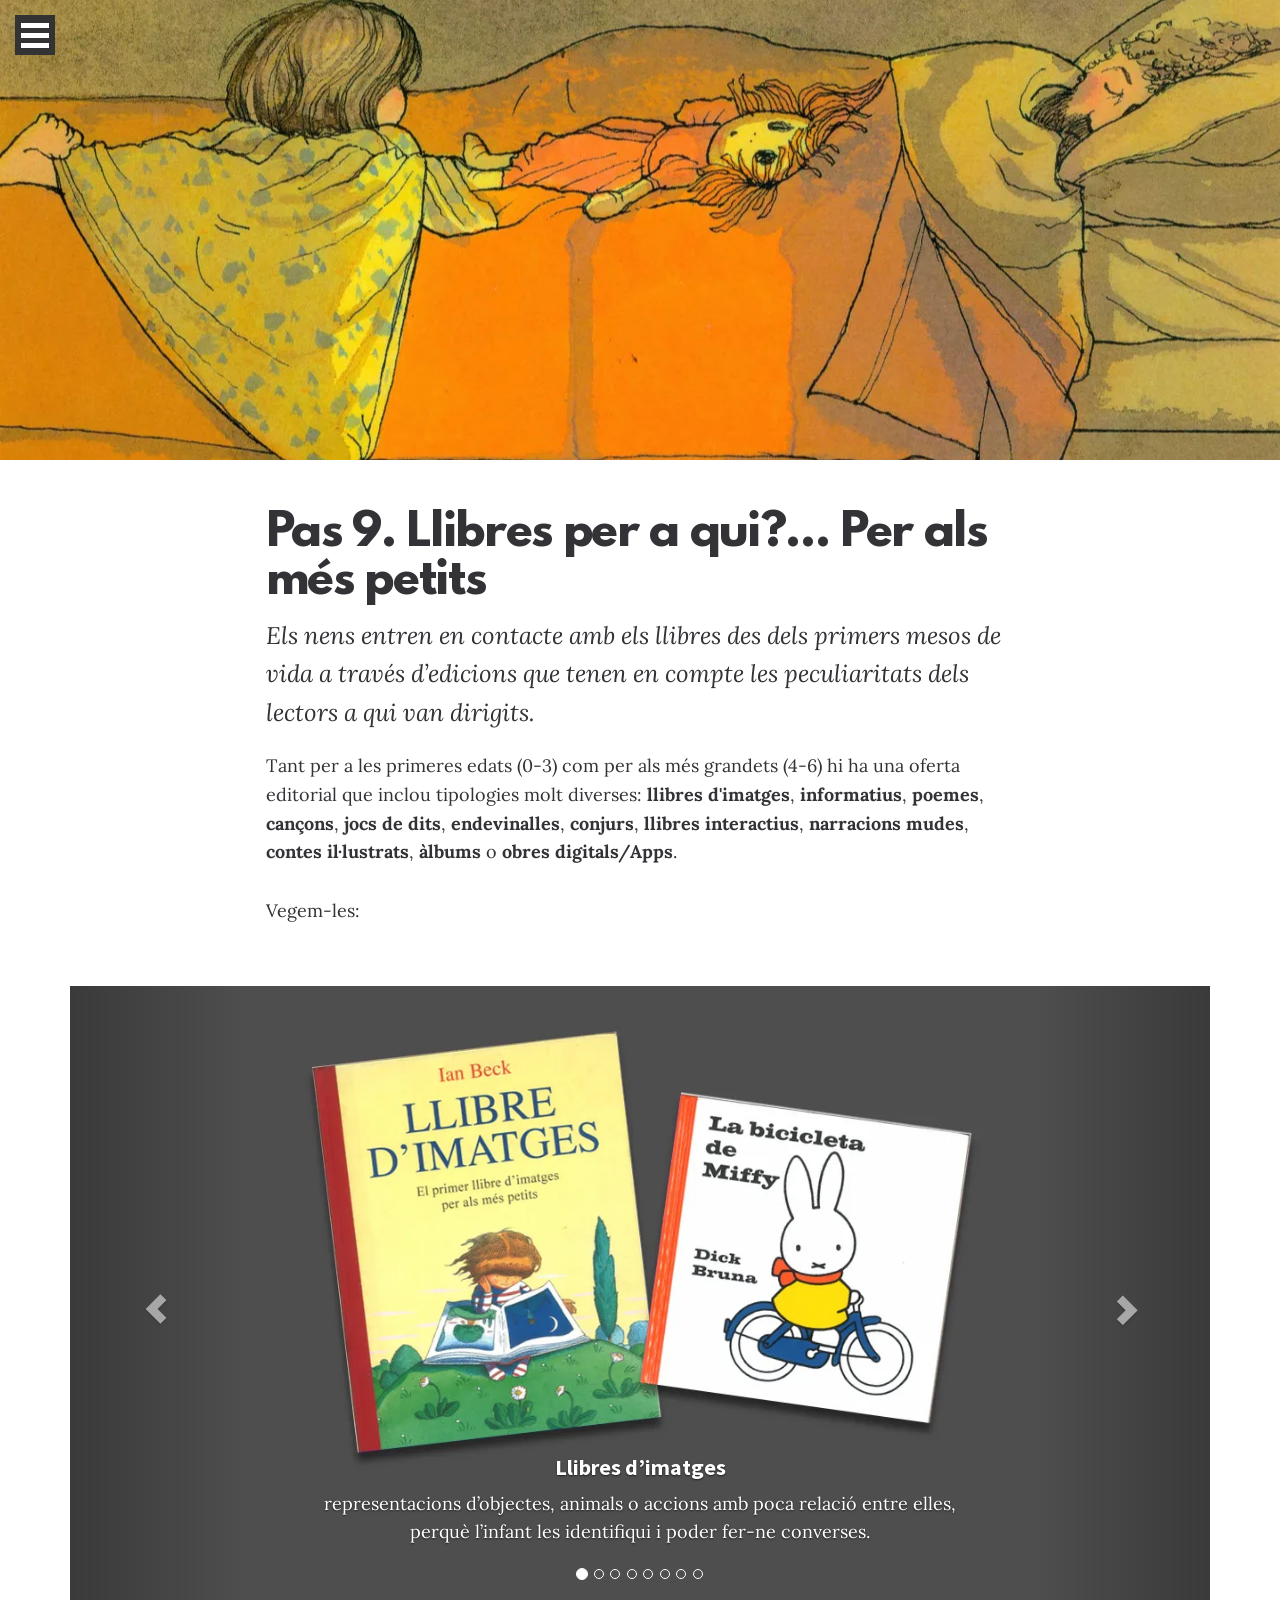
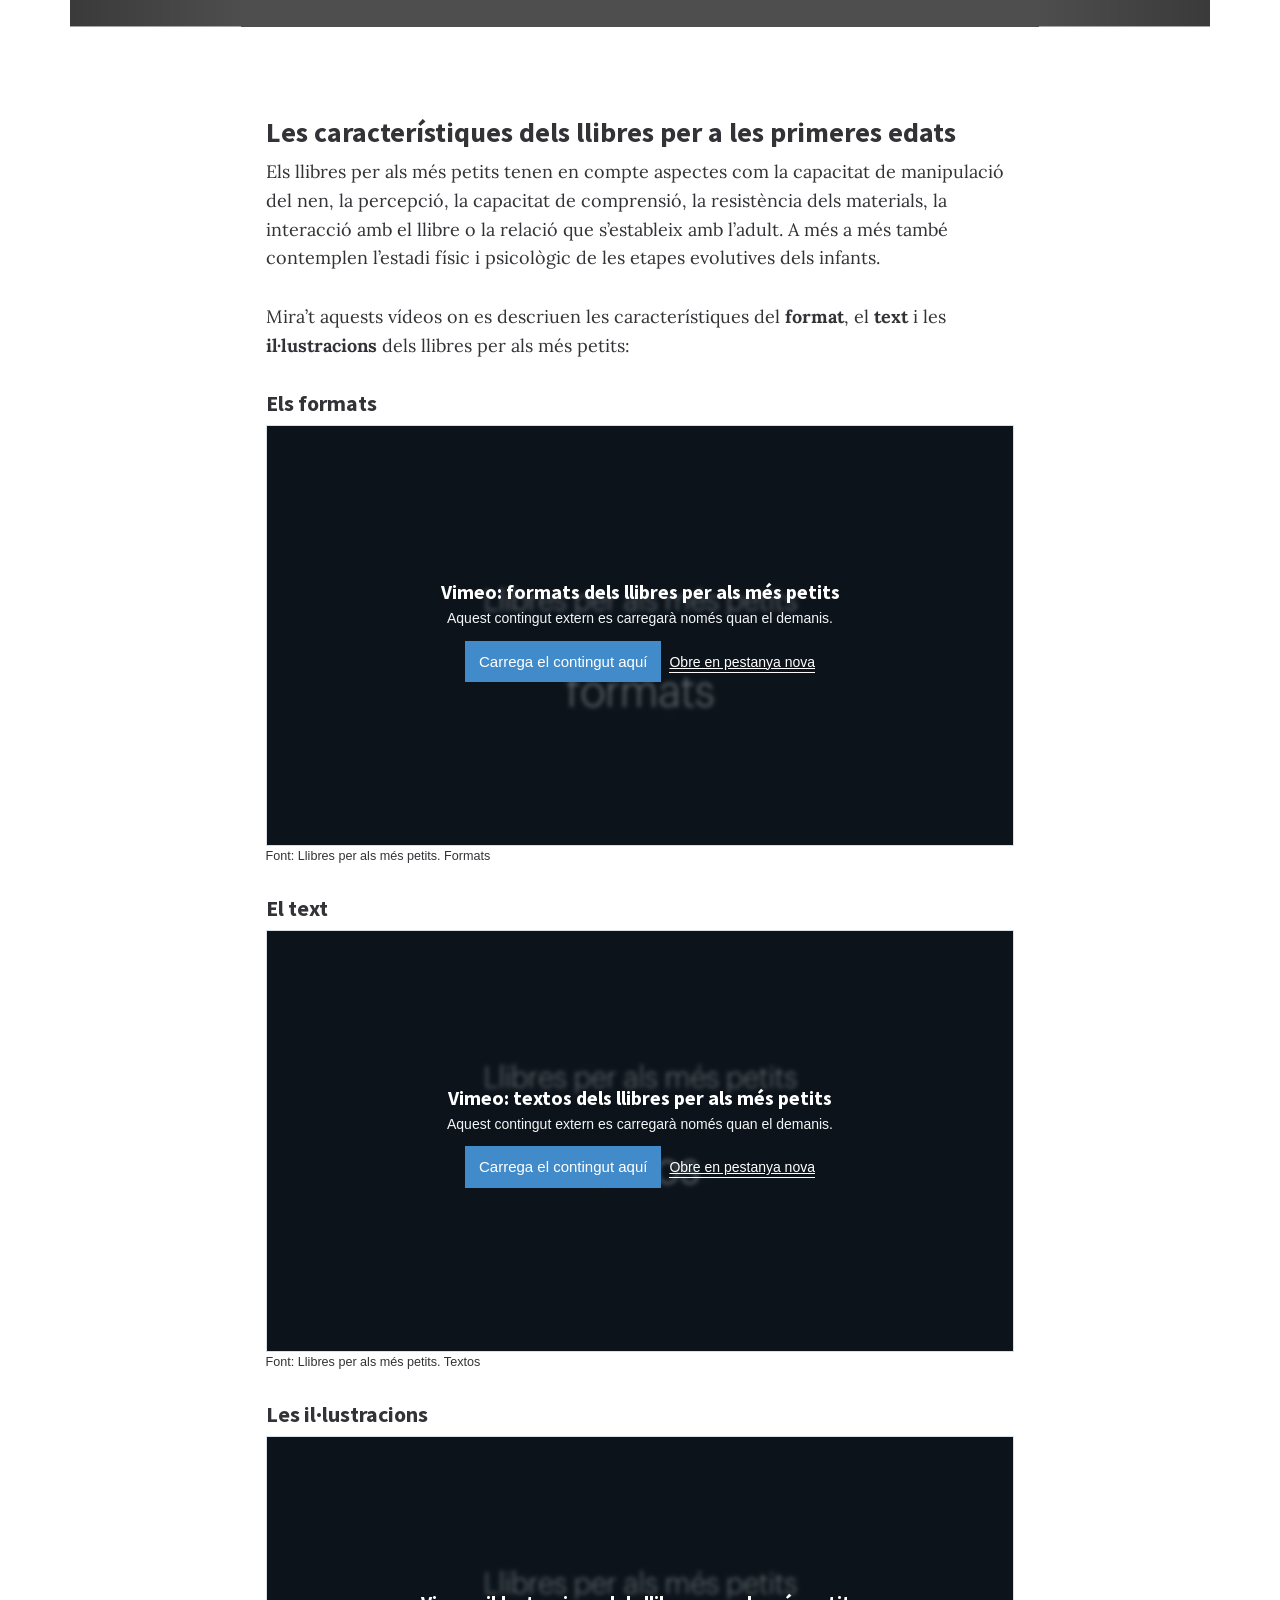
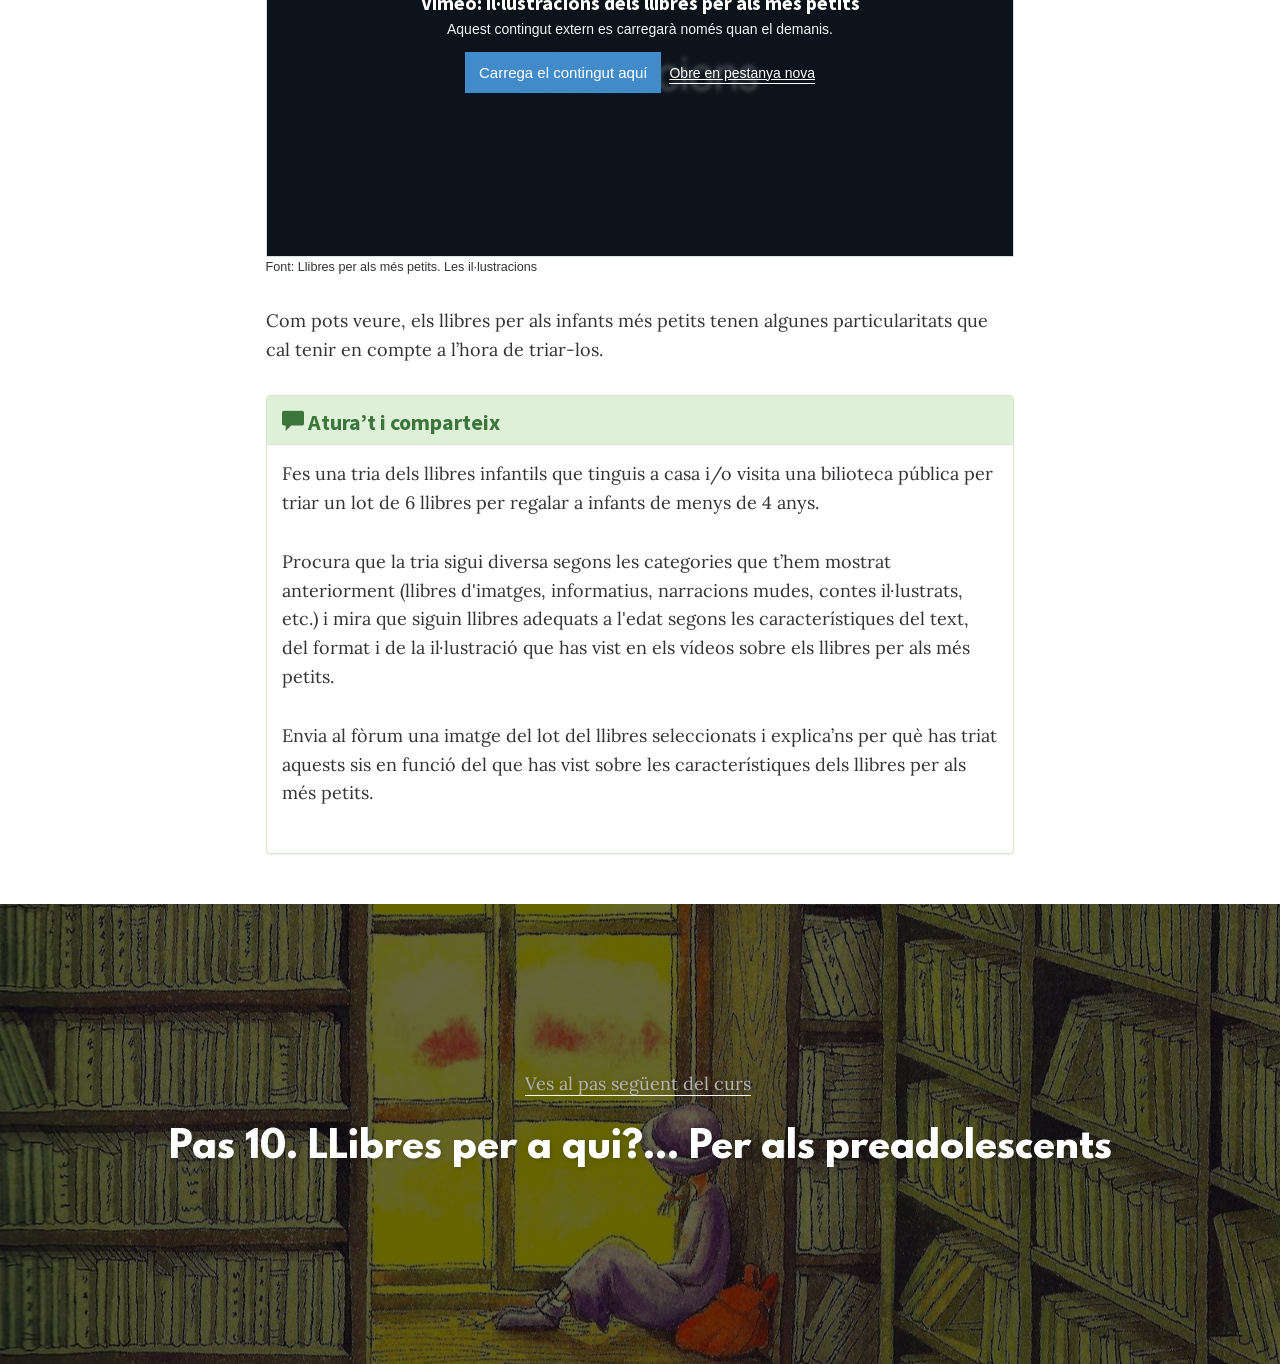
<file: 9/index.html>
<!DOCTYPE html>
<html class="no-js">

<head>
    <meta charset="utf-8">
    <meta http-equiv="X-UA-Compatible" content="IE=edge,chrome=1">
    <title>Pas 9. Llibres per a qui?... Per als més petits</title>
    <meta name="description" content="">
    <meta name="viewport" content="width=device-width">
    <!-- Fonts -->
    <link href="../assets/css/plugins/font-awesome/css/font-awesome.min.css" rel="stylesheet" type="text/css">
    <link rel="stylesheet" href="../css/fonts-local.css">
<link rel="stylesheet" href="../css/bootstrap.min.css">
    <link rel="stylesheet" href="../css/main.css">
    <link rel="stylesheet" href="../css/miniops.css">
    <script src="../js/vendor/modernizr-2.6.2-respond-1.1.0.min.js"></script>
</head>

<body>
    <span class="menu-trigger writer-icon animated fadeInDown">
    <span class="bar"></span>
    <span class="bar"></span>
    <span class="bar"></span>
    </span>
    <div class="hero-image fons-pas-9" style="">
        <!-- if the user has javascript disabled they can still use the menu -->
        <noscript>
            <div class="no-js-menu">
                <h3>Índex del curs</h3>
                <ul>
                    <li><a href="../index.html">Portada</a></li>
                    <li><a href="../1/index.html">Pas 1. Presentació</a></li>
                    <li><a href="../2/index.html">Pas 2. El llibre com a objecte i com a producte cultural</a></li>
                    <li><a href="../3/index.html">Pas 3. Traduccions i adaptacions</a></li>
                    <li><a href="../4/index.html">Pas 4. La relació text-imatge</a></li>
                    <li><a href="../5/index.html">Pas 5. La qualitat de la imatge</a></li>
                    <li><a href="../6/index.html">Pas 6. La qualitat del text</a></li>
                    <li><a href="../7/index.html">Pas 7. Els elements de les històries infantils</a></li>
                    <li><a href="../8/index.html">Pas 8. Una tria de llibres bons i diversos</a></li>
                    <li><a class="active" href="#">Pas 9. Llibres per a qui?... Per als més petits</a></li>
                    <li><a href="../10/index.html">Pas 10. LLibres per a qui?... Per als preadolescents</a></li>
                    <li><a href="../11/index.html">Pas 11. Llibres per a què… Les diferents funcions</a></li>
                    <li><a href="../12/index.html">Pas 12. Projecte</a></li>
                </ul>
            </div>
        </noscript>
        <!-- end no script -->
    </div>
    <div class="container">
        <div class="row">
            <div id="menu">
                <h3>Índex del curs</h3>
                <ul>
                    <li><a href="../index.html">Portada</a></li>
                    <li><a href="../1/index.html">Pas 1. Presentació</a></li>
                    <li><a href="../2/index.html">Pas 2. El llibre com a objecte i com a producte cultural</a></li>
                    <li><a href="../3/index.html">Pas 3. Traduccions i adaptacions</a></li>
                    <li><a href="../4/index.html">Pas 4. La relació text-imatge</a></li>
                    <li><a href="../5/index.html">Pas 5. La qualitat de la imatge</a></li>
                    <li><a href="../6/index.html">Pas 6. La qualitat del text</a></li>
                    <li><a href="../7/index.html">Pas 7. Els elements de les històries infantils</a></li>
                    <li><a href="../8/index.html">Pas 8. Una tria de llibres bons i diversos</a></li>
                    <li><a class="active" href="#">Pas 9. Llibres per a qui?... Per als més petits</a></li>
                    <li><a href="../10/index.html">Pas 10. LLibres per a qui?... Per als preadolescents</a></li>
                    <li><a href="../11/index.html">Pas 11. Llibres per a què… Les diferents funcions</a></li>
                    <li><a href="../12/index.html">Pas 12. Projecte</a></li>
                </ul>
            </div>
            <div class="col-xs-12 main-content single-content">
                <!--         <p class="meta">
           23 minuts de lectura
        </p> -->
                <h1>Pas 9. Llibres per a qui?... Per als més petits</h1>
                <p class="subtitle">Els nens entren en contacte amb els llibres des dels primers mesos de vida a través d’edicions que tenen en compte les peculiaritats dels lectors a qui van dirigits.</p>
                <p>Tant per a les primeres edats (0-3) com per als més grandets (4-6) hi ha una oferta editorial que inclou tipologies molt diverses: <strong>llibres d'imatges</strong>, <strong>informatius</strong>, <strong>poemes</strong>, <strong>cançons</strong>, <strong>jocs de dits</strong>, <strong>endevinalles</strong>, <strong>conjurs</strong>, <strong>llibres interactius</strong>, <strong>narracions mudes</strong>, <strong>contes il·lustrats</strong>, <strong>àlbums</strong> o <strong>obres digitals/Apps</strong>.
                </p>
                <p>Vegem-les: </p>
            </div>
            <div class="col-xs-12">
                <div id="carousel-example-generic" class="carousel slide" data-ride="carousel">
                    <!-- Indicators -->
                    <ol class="carousel-indicators">
                        <li data-target="#carousel-example-generic" data-slide-to="0" class="active"></li>
                        <li data-target="#carousel-example-generic" data-slide-to="1"></li>
                        <li data-target="#carousel-example-generic" data-slide-to="2"></li>
                        <li data-target="#carousel-example-generic" data-slide-to="3"></li>
                        <li data-target="#carousel-example-generic" data-slide-to="4"></li>
                        <li data-target="#carousel-example-generic" data-slide-to="5"></li>
                        <li data-target="#carousel-example-generic" data-slide-to="6"></li>
                        <li data-target="#carousel-example-generic" data-slide-to="7"></li>
                    </ol>
                    <!-- Wrapper for slides -->
                    <div class="carousel-inner" role="listbox">
                        <div class="item active">
                            <img src="assets/img/0.opt.webp" alt="..." width="1280" height="720" decoding="async">
                            <div class="carousel-caption">
                                <h3>Llibres d’imatges</h3>
                                <p>representacions d’objectes, animals o accions amb poca relació entre elles, perquè l’infant les identifiqui i poder fer-ne converses.</p>
                            </div>
                        </div>
                        <div class="item">
                            <img src="assets/img/1.opt.webp" alt="..." width="1280" height="720" decoding="async" loading="lazy">
                            <div class="carousel-caption">
                                <h3>Informatius</h3>
                                <p>llibres no basats en la ficció destinats a aprendre alguna cosa sobre el món (els colors, les estacions, els transports, etc.) o sobre conceptes (dalt/baix, dins i fora, adjectius contraris, etc.)</p>
                            </div>
                        </div>
                        <div class="item">
                            <img src="assets/img/2.opt.webp" alt="..." width="1280" height="720" decoding="async" loading="lazy">
                            <div class="carousel-caption">
                                <h3>Poemes, cançons, jocs de dits, endevinalles, conjurs, etc.</h3>
                                <p>de la tradició oral o actuals</p>
                            </div>
                        </div>
                        <div class="item">
                            <img src="assets/img/3.opt.webp" alt="..." width="1280" height="720" decoding="async" loading="lazy">
                            <div class="carousel-caption">
                                <h3>Llibres interactius</h3>
                                <p>llibres joc en què l’infant ha de manipular alguna cosa: tocar textures, desplegar <em>troquelats</em>, estirar llengüetes, etc. </p>
                            </div>
                        </div>
                        <div class="item">
                            <img src="assets/img/4.opt.webp" alt="..." width="1280" height="720" decoding="async" loading="lazy">
                            <div class="carousel-caption">
                                <h3>Narracions mudes</h3>
                                <p>seqüències o narracions sense text en què la il·lustració permet entendre tot el que hi passa.</p>
                            </div>
                        </div>
                        <div class="item">
                            <img src="assets/img/5.opt.webp" alt="..." width="1280" height="720" decoding="async" loading="lazy">
                            <div class="carousel-caption">
                                <h3>Contes il·lustrats</h3>
                                <p>relats actuals o adaptacions de contes populars amb un text breu i molta il·lustració.</p>
                            </div>
                        </div>
                        <div class="item">
                            <img src="assets/img/6.opt.webp" alt="..." width="1280" height="720" decoding="async" loading="lazy">
                            <div class="carousel-caption">
                                <h3>Àlbums</h3>
                                <p>es diferencien dels contes il·lustrats en què text i imatge estan tan fusionats que la imatge és imprescindible per entendre que passa al conte.</p>
                            </div>
                        </div>
                        <div class="item">
                            <img src="assets/img/7.opt.webp" alt="..." width="1280" height="720" decoding="async" loading="lazy">
                            <div class="carousel-caption">
                                <h3>Obres digitals/ Apps</h3>
                                <p>aplicacions digitals amb recursos de veu, so, imatge i text. Demanen la participació física de l’infant (tocar, dibuixar, activar mecanismes, etc.)</p>
                            </div>
                        </div>
                    </div>
                    <!-- Controls -->
                    <a class="left carousel-control" href="#carousel-example-generic" role="button" data-slide="prev">
                        <span class="glyphicon glyphicon-chevron-left" aria-hidden="true"></span>
                        <span class="sr-only">Previous</span>
                    </a>
                    <a class="right carousel-control" href="#carousel-example-generic" role="button" data-slide="next">
                        <span class="glyphicon glyphicon-chevron-right" aria-hidden="true"></span>
                        <span class="sr-only">Next</span>
                    </a>
                </div>
            </div>
            <div class="col-xs-12 main-content single-content">
                <h2>Les característiques dels llibres per a les primeres edats</h2>
                <p>
                    Els llibres per als més petits tenen en compte aspectes com la capacitat de manipulació del nen, la percepció, la capacitat de comprensió, la resistència dels materials, la interacció amb el llibre o la relació que s’estableix amb l’adult. A més a més també contemplen l’estadi físic i psicològic de les etapes evolutives dels infants.
                </p>
                <p>
                    Mira’t aquests vídeos on es descriuen les característiques del <strong>format</strong>, el <strong>text</strong> i les <strong>il·lustracions</strong> dels llibres per als més petits:
                </p>
                <h3>
Els formats
</h3>
                <!--
<p>
Els infants tenen dificultats de manipulació, per això, en general, els llibres per a les primers edats són petits, fàcils de manejar i amb pàgines gruixudes.
</p>

<p>
Els materials han de ser resistents i molt segurs, amb cantonades arrodonides perquè els més petits no es facin mal. Poden ser de plàstic per dur a la banyera, de tela, amb diferents textures i tactes, etc.
</p>

<p>
Tenen formes molt variades i de vegades incorporen troquelats, desplegables, forats o materials diversos que els fan ser més atractius.
</p>

<p>
Més endavant les pàgines gruixudes es transformen en pàgines de paper, desapareixen molts dels aspectes característics de les primeres edats i la majoria de llibres aniran adoptant formats més convencionals.
</p>
-->
                <div class="embed-responsive embed-responsive-16by9">
                    <div class="external-embed-placeholder" data-media-title="Vimeo: formats dels llibres per als més petits" data-preview="assets/media-previews/vimeo-119711900.webp" style="aspect-ratio: 500 / 367;"><a href="https://player.vimeo.com/video/119711900" target="_blank" rel="noopener">Obre el contingut multimèdia</a></div>
                </div>
                <p><small>Font: Llibres per als més petits. Formats</small></p>
                <h3>
El text
</h3>
                <!--
<p>
Als llibres per a aquesta etapa o no hi ha text o és molt breu, tot i que pot ser més llarg si es pensa que el llegirà l’adult. Són adequats els textos amb pocs personatges, que presentin temes quotidians, amb arguments que repeteixin seqüències, textos amb frases repetides, rodolins i petits diàlegs.
</p>
<p>
A mesura que els nens es fan més grans, els temes s’amplien, apareixen més personatges, es relaten petites aventures i van apareixent escenaris menys desconeguts.
</p>
<p>
Els materials de tradició oral com les cançons, les cantarelles, els jocs fònics o les rimes capten fàcilment l’atenció del nen des dels primers mesos.
</p>

-->
                <div class="embed-responsive embed-responsive-16by9">
                    <div class="external-embed-placeholder" data-media-title="Vimeo: textos dels llibres per als més petits" data-preview="assets/media-previews/vimeo-119711902.webp" style="aspect-ratio: 500 / 367;"><a href="https://player.vimeo.com/video/119711902" target="_blank" rel="noopener">Obre el contingut multimèdia</a></div>
                </div>
                <p><small>Font: Llibres per als més petits. Textos</small></p>
                <h3>
Les il·lustracions
</h3>
                <!--
<p>
Pel que fa a les il·lustracions, al començament la imatge preval sobre el text. Són imatges clares, simplificades, de línies marcades i amb uns contorns ben definits que delimiten les figures. Els il·lustradors tenen en compte l’aplicació de colors contrastats sobre fons blancs i espais plans o perspectives bidimensionals.
</p>

<p>
De la mateixa manera que passa quan parlem dels textos, comencen tractant temes familiars i quotidians, propers al nen, que de mica en mica s’aniran ampliant per reproduir personatges i escenaris més allunyats i més exòtics.
</p>
-->
                <div class="embed-responsive embed-responsive-16by9">
                    <div class="external-embed-placeholder" data-media-title="Vimeo: il·lustracions dels llibres per als més petits" data-preview="assets/media-previews/vimeo-119711903.webp" style="aspect-ratio: 500 / 367;"><a href="https://player.vimeo.com/video/119711903" target="_blank" rel="noopener">Obre el contingut multimèdia</a></div>
                </div>
                <p><small>Font: Llibres per als més petits. Les il·lustracions</small></p>
                <p>
                    Com pots veure, els llibres per als infants més petits tenen algunes particularitats que cal tenir en compte a l’hora de triar-los.
                </p>
                <div class="panel panel-default panel-success">
                    <div class="panel-heading">
                        <h3 class="panel-title"> <span class="glyphicon glyphicon-comment" aria-hidden="true"></span> Atura’t i comparteix</h3>
                    </div>
                    <div class="panel-body">
                      <p>Fes una tria dels llibres infantils que tinguis a casa i/o visita una bilioteca pública per triar un lot de 6 llibres per regalar a infants de menys de 4 anys. </p>
                      <p>Procura que la tria sigui diversa segons les categories que t’hem mostrat anteriorment (llibres d'imatges, informatius, narracions mudes, contes il·lustrats, etc.) i mira que siguin llibres adequats a l'edat segons les característiques del text, del format i de la il·lustració que has vist en els vídeos sobre els llibres per als més petits.</p>
                      <p>Envia al fòrum una imatge del lot del llibres seleccionats i explica’ns per què has triat aquests sis en funció del que has vist sobre les característiques dels llibres per als més petits.</p>
                    </div>
                </div>
            </div>
            <!-- main-content/col -->
        </div>
        <!--/row -->
    </div>
    <!-- /container -->
    <div class="single-footer text-center">
        <div class="content-footer">
            <p><a href="../10/index.html">Ves al pas següent del curs</a>.</p>
            <h1 style="color: white">Pas 10. LLibres per a qui?... Per als preadolescents</h1>
        </div>
    </div>
    <script src="../js/vendor/jquery-1.10.1.min.js"></script>
    <script src="../js/vendor/jquery.jpanelmenu.min.js"></script>
    <script src="../js/vendor/bootstrap.min.js"></script>
    <script src="../js/main.js"></script>
    <script type="text/javascript">
    $('.carousel').carousel({
        interval: false
    })
    </script>
</body>

</html>
</file>
<file: css/fonts-local.css>
@font-face {
  font-family: "Droid Serif";
  font-style: italic;
  font-weight: 400;
  font-display: swap;
  src: url("../fonts/google/droid-serif-400-italic.ttf") format("truetype");
}

@font-face {
  font-family: "Droid Serif";
  font-style: normal;
  font-weight: 400;
  font-display: swap;
  src: url("../fonts/google/droid-serif-400.ttf") format("truetype");
}

@font-face {
  font-family: "Droid Serif";
  font-style: normal;
  font-weight: 700;
  font-display: swap;
  src: url("../fonts/google/droid-serif-700.ttf") format("truetype");
}

@font-face {
  font-family: "Lora";
  font-style: italic;
  font-weight: 400;
  font-display: swap;
  src: url("../fonts/google/lora-400-italic.ttf") format("truetype");
}

@font-face {
  font-family: "Lora";
  font-style: italic;
  font-weight: 700;
  font-display: swap;
  src: url("../fonts/google/lora-700-italic.ttf") format("truetype");
}

@font-face {
  font-family: "Lora";
  font-style: normal;
  font-weight: 400;
  font-display: swap;
  src: url("../fonts/google/lora-400.ttf") format("truetype");
}

@font-face {
  font-family: "Lora";
  font-style: normal;
  font-weight: 700;
  font-display: swap;
  src: url("../fonts/google/lora-700.ttf") format("truetype");
}

@font-face {
  font-family: "Source Sans Pro";
  font-style: normal;
  font-weight: 400;
  font-display: swap;
  src: url("../fonts/google/source-sans-pro-400.ttf") format("truetype");
}

@font-face {
  font-family: "Source Sans Pro";
  font-style: normal;
  font-weight: 700;
  font-display: swap;
  src: url("../fonts/google/source-sans-pro-700.ttf") format("truetype");
}
</file>
<file: css/main.css>
/* line 13, ../sass/_type.sass */
body,
button,
input,
select,
textarea {
  text-rendering: optimizeLegibility;
  -webkit-font-smoothing: antialiased;
  color: #333337;
}

/* line 22, ../sass/_type.sass */
p {
  margin-bottom: 30px;
  font-family: Lora,"Helvetica Neue",Helvetica,Arial,sans-serif, "Droid Serif", serif;
  font-size: 18px;
  font-size: 1.8rem;
  line-height: 24px;
  line-height: 2.4rem;
}
@media (min-width: 768px) {
  /* line 22, ../sass/_type.sass */
  p {
    font-size: 20px;
    font-size: 2rem;
    line-height: 28px;
    line-height: 2.8rem;
  }
}
@media (min-width: 992px) {
  /* line 22, ../sass/_type.sass */
  p {
    font-size: 22px;
    font-size: 2.2rem;
    line-height: 32px;
    line-height: 3.2rem;
  }
}

/* line 35, ../sass/_type.sass */
a {
  text-decoration: none;
  color: white;
  border-bottom: solid 1px #fafafa;
}
/* line 40, ../sass/_type.sass */
a:hover {
  color: #4761e2;
  text-decoration: none;
  -webkit-transition: all, 300ms;
  -moz-transition: all, 300ms;
  -o-transition: all, 300ms;
  transition: all, 300ms;
}

/* line 45, ../sass/_type.sass */
h1,
h2 {
  font-family: "Source Sans Pro", sans-serif;
  font-weight: 700;
}

/* line 50, ../sass/_type.sass */
h1 {
  font-size: 38px;
  font-size: 3.8rem;
}

/* line 53, ../sass/_type.sass */
h2 {
  font-size: 32px;
  font-size: 3.2rem;
}

/* line 57, ../sass/_type.sass */
h3 {
  font-size: 32px;
  font-size: 3.2rem;
  font-family: "Source Sans Pro", sans-serif;, serif;
  font-weight: 700;
}

/* line 61, ../sass/_type.sass */
h4 {
  font-family: "Droid Serif", serif;
}

/* line 64, ../sass/_type.sass */
b {
  font-weight: 700;
}

/* line 66, ../sass/_type.sass */
i {
  font-style: italic;
}

/* line 68, ../sass/_type.sass */
ul,
ol {
  margin-bottom: 20px;
  padding-left: 20px;
  font-size: 16px;
  font-size: 1.6rem;
}
/* line 74, ../sass/_type.sass */
ul li,
ol li {
  margin: 5px 0;
  font-family: Lora,"Helvetica Neue",Helvetica,Arial,sans-serif, "Droid Serif", serif;
  font-size: 18px;
}

/* line 77, ../sass/_type.sass *//* line 1, ../sass/_animate.scss */
.animated {
  -webkit-animation-fill-mode: both;
  -moz-animation-fill-mode: both;
  -ms-animation-fill-mode: both;
  -o-animation-fill-mode: both;
  animation-fill-mode: both;
  -webkit-animation-duration: 1s;
  -moz-animation-duration: 1s;
  -ms-animation-duration: 1s;
  -o-animation-duration: 1s;
  animation-duration: 1s;
}

/* line 1, ../sass/_animate.scss */
.animated.hinge {
  -webkit-animation-duration: 1s;
  -moz-animation-duration: 1s;
  -ms-animation-duration: 1s;
  -o-animation-duration: 1s;
  animation-duration: 1s;
}

@-webkit-keyframes fadeIn {
  /* line 2, ../sass/_animate.scss */
  0% {
    opacity: 0;
  }

  /* line 2, ../sass/_animate.scss */
  100% {
    opacity: 1;
  }
}

@-moz-keyframes fadeIn {
  /* line 6, ../sass/_animate.scss */
  0% {
    opacity: 0;
  }

  /* line 7, ../sass/_animate.scss */
  100% {
    opacity: 1;
  }
}

@-o-keyframes fadeIn {
  /* line 11, ../sass/_animate.scss */
  0% {
    opacity: 0;
  }

  /* line 12, ../sass/_animate.scss */
  100% {
    opacity: 1;
  }
}

@keyframes fadeIn {
  /* line 16, ../sass/_animate.scss */
  0% {
    opacity: 0;
  }

  /* line 17, ../sass/_animate.scss */
  100% {
    opacity: 1;
  }
}

/* line 20, ../sass/_animate.scss */
.fadeIn {
  -webkit-animation-name: fadeIn;
  -moz-animation-name: fadeIn;
  -o-animation-name: fadeIn;
  animation-name: fadeIn;
}

@-webkit-keyframes fadeInUp {
  /* line 27, ../sass/_animate.scss */
  0% {
    opacity: 0;
    -webkit-transform: translateY(20px);
  }

  /* line 32, ../sass/_animate.scss */
  100% {
    opacity: 1;
    -webkit-transform: translateY(0);
  }
}

@-moz-keyframes fadeInUp {
  /* line 39, ../sass/_animate.scss */
  0% {
    opacity: 0;
    -moz-transform: translateY(20px);
  }

  /* line 44, ../sass/_animate.scss */
  100% {
    opacity: 1;
    -moz-transform: translateY(0);
  }
}

@-o-keyframes fadeInUp {
  /* line 51, ../sass/_animate.scss */
  0% {
    opacity: 0;
    -o-transform: translateY(20px);
  }

  /* line 56, ../sass/_animate.scss */
  100% {
    opacity: 1;
    -o-transform: translateY(0);
  }
}

@keyframes fadeInUp {
  /* line 63, ../sass/_animate.scss */
  0% {
    opacity: 0;
    transform: translateY(20px);
  }

  /* line 68, ../sass/_animate.scss */
  100% {
    opacity: 1;
    transform: translateY(0);
  }
}

/* line 74, ../sass/_animate.scss */
.fadeInUp {
  -webkit-animation-name: fadeInUp;
  -moz-animation-name: fadeInUp;
  -o-animation-name: fadeInUp;
  animation-name: fadeInUp;
}

@-webkit-keyframes fadeInDown {
  /* line 81, ../sass/_animate.scss */
  0% {
    opacity: 0;
    -webkit-transform: translateY(-20px);
  }

  /* line 86, ../sass/_animate.scss */
  100% {
    opacity: 1;
    -webkit-transform: translateY(0);
  }
}

@-moz-keyframes fadeInDown {
  /* line 93, ../sass/_animate.scss */
  0% {
    opacity: 0;
    -moz-transform: translateY(-20px);
  }

  /* line 98, ../sass/_animate.scss */
  100% {
    opacity: 1;
    -moz-transform: translateY(0);
  }
}

@-o-keyframes fadeInDown {
  /* line 105, ../sass/_animate.scss */
  0% {
    opacity: 0;
    -o-transform: translateY(-20px);
  }

  /* line 110, ../sass/_animate.scss */
  100% {
    opacity: 1;
    -o-transform: translateY(0);
  }
}

@keyframes fadeInDown {
  /* line 117, ../sass/_animate.scss */
  0% {
    opacity: 0;
    transform: translateY(-20px);
  }

  /* line 122, ../sass/_animate.scss */
  100% {
    opacity: 1;
    transform: translateY(0);
  }
}

/* line 128, ../sass/_animate.scss */
.fadeInDown {
  -webkit-animation-name: fadeInDown;
  -moz-animation-name: fadeInDown;
  -o-animation-name: fadeInDown;
  animation-name: fadeInDown;
}

@-webkit-keyframes fadeInLeft {
  /* line 135, ../sass/_animate.scss */
  0% {
    opacity: 0;
    -webkit-transform: translateX(-20px);
  }

  /* line 140, ../sass/_animate.scss */
  100% {
    opacity: 1;
    -webkit-transform: translateX(0);
  }
}

@-moz-keyframes fadeInLeft {
  /* line 147, ../sass/_animate.scss */
  0% {
    opacity: 0;
    -moz-transform: translateX(-20px);
  }

  /* line 152, ../sass/_animate.scss */
  100% {
    opacity: 1;
    -moz-transform: translateX(0);
  }
}

@-o-keyframes fadeInLeft {
  /* line 159, ../sass/_animate.scss */
  0% {
    opacity: 0;
    -o-transform: translateX(-20px);
  }

  /* line 164, ../sass/_animate.scss */
  100% {
    opacity: 1;
    -o-transform: translateX(0);
  }
}

@keyframes fadeInLeft {
  /* line 171, ../sass/_animate.scss */
  0% {
    opacity: 0;
    transform: translateX(-20px);
  }

  /* line 176, ../sass/_animate.scss */
  100% {
    opacity: 1;
    transform: translateX(0);
  }
}

/* line 182, ../sass/_animate.scss */
.fadeInLeft {
  -webkit-animation-name: fadeInLeft;
  -moz-animation-name: fadeInLeft;
  -o-animation-name: fadeInLeft;
  animation-name: fadeInLeft;
}

@-webkit-keyframes fadeInRight {
  /* line 189, ../sass/_animate.scss */
  0% {
    opacity: 0;
    -webkit-transform: translateX(20px);
  }

  /* line 194, ../sass/_animate.scss */
  100% {
    opacity: 1;
    -webkit-transform: translateX(0);
  }
}

@-moz-keyframes fadeInRight {
  /* line 201, ../sass/_animate.scss */
  0% {
    opacity: 0;
    -moz-transform: translateX(20px);
  }

  /* line 206, ../sass/_animate.scss */
  100% {
    opacity: 1;
    -moz-transform: translateX(0);
  }
}

@-o-keyframes fadeInRight {
  /* line 213, ../sass/_animate.scss */
  0% {
    opacity: 0;
    -o-transform: translateX(20px);
  }

  /* line 218, ../sass/_animate.scss */
  100% {
    opacity: 1;
    -o-transform: translateX(0);
  }
}

@keyframes fadeInRight {
  /* line 225, ../sass/_animate.scss */
  0% {
    opacity: 0;
    transform: translateX(20px);
  }

  /* line 230, ../sass/_animate.scss */
  100% {
    opacity: 1;
    transform: translateX(0);
  }
}

/* line 236, ../sass/_animate.scss */
.fadeInRight {
  -webkit-animation-name: fadeInRight;
  -moz-animation-name: fadeInRight;
  -o-animation-name: fadeInRight;
  animation-name: fadeInRight;
}

@-webkit-keyframes fadeInDownBig {
  /* line 243, ../sass/_animate.scss */
  0% {
    opacity: 0;
    -webkit-transform: translateY(-2000px);
  }

  /* line 248, ../sass/_animate.scss */
  100% {
    opacity: 1;
    -webkit-transform: translateY(0);
  }
}

@-moz-keyframes fadeInDownBig {
  /* line 255, ../sass/_animate.scss */
  0% {
    opacity: 0;
    -moz-transform: translateY(-2000px);
  }

  /* line 260, ../sass/_animate.scss */
  100% {
    opacity: 1;
    -moz-transform: translateY(0);
  }
}

@-o-keyframes fadeInDownBig {
  /* line 267, ../sass/_animate.scss */
  0% {
    opacity: 0;
    -o-transform: translateY(-2000px);
  }

  /* line 272, ../sass/_animate.scss */
  100% {
    opacity: 1;
    -o-transform: translateY(0);
  }
}

@keyframes fadeInDownBig {
  /* line 279, ../sass/_animate.scss */
  0% {
    opacity: 0;
    transform: translateY(-2000px);
  }

  /* line 284, ../sass/_animate.scss */
  100% {
    opacity: 1;
    transform: translateY(0);
  }
}

/* line 290, ../sass/_animate.scss */
.fadeInDownBig {
  -webkit-animation-name: fadeInDownBig;
  -moz-animation-name: fadeInDownBig;
  -o-animation-name: fadeInDownBig;
  animation-name: fadeInDownBig;
}

@-webkit-keyframes fadeOut {
  /* line 297, ../sass/_animate.scss */
  0% {
    opacity: 1;
  }

  /* line 298, ../sass/_animate.scss */
  100% {
    opacity: 0;
  }
}

@-moz-keyframes fadeOut {
  /* line 302, ../sass/_animate.scss */
  0% {
    opacity: 1;
  }

  /* line 303, ../sass/_animate.scss */
  100% {
    opacity: 0;
  }
}

@-o-keyframes fadeOut {
  /* line 307, ../sass/_animate.scss */
  0% {
    opacity: 1;
  }

  /* line 308, ../sass/_animate.scss */
  100% {
    opacity: 0;
  }
}

@keyframes fadeOut {
  /* line 312, ../sass/_animate.scss */
  0% {
    opacity: 1;
  }

  /* line 313, ../sass/_animate.scss */
  100% {
    opacity: 0;
  }
}

/* line 316, ../sass/_animate.scss */
.fadeOut {
  -webkit-animation-name: fadeOut;
  -moz-animation-name: fadeOut;
  -o-animation-name: fadeOut;
  animation-name: fadeOut;
}

@-webkit-keyframes fadeOutUp {
  /* line 323, ../sass/_animate.scss */
  0% {
    opacity: 1;
    -webkit-transform: translateY(0);
  }

  /* line 328, ../sass/_animate.scss */
  100% {
    opacity: 0;
    -webkit-transform: translateY(-20px);
  }
}

@-moz-keyframes fadeOutUp {
  /* line 334, ../sass/_animate.scss */
  0% {
    opacity: 1;
    -moz-transform: translateY(0);
  }

  /* line 339, ../sass/_animate.scss */
  100% {
    opacity: 0;
    -moz-transform: translateY(-20px);
  }
}

@-o-keyframes fadeOutUp {
  /* line 345, ../sass/_animate.scss */
  0% {
    opacity: 1;
    -o-transform: translateY(0);
  }

  /* line 350, ../sass/_animate.scss */
  100% {
    opacity: 0;
    -o-transform: translateY(-20px);
  }
}

@keyframes fadeOutUp {
  /* line 356, ../sass/_animate.scss */
  0% {
    opacity: 1;
    transform: translateY(0);
  }

  /* line 361, ../sass/_animate.scss */
  100% {
    opacity: 0;
    transform: translateY(-20px);
  }
}

/* line 367, ../sass/_animate.scss */
.fadeOutUp {
  -webkit-animation-name: fadeOutUp;
  -moz-animation-name: fadeOutUp;
  -o-animation-name: fadeOutUp;
  animation-name: fadeOutUp;
}

@-webkit-keyframes fadeOutDown {
  /* line 374, ../sass/_animate.scss */
  0% {
    opacity: 1;
    -webkit-transform: translateY(0);
  }

  /* line 379, ../sass/_animate.scss */
  100% {
    opacity: 0;
    -webkit-transform: translateY(20px);
  }
}

@-moz-keyframes fadeOutDown {
  /* line 386, ../sass/_animate.scss */
  0% {
    opacity: 1;
    -moz-transform: translateY(0);
  }

  /* line 391, ../sass/_animate.scss */
  100% {
    opacity: 0;
    -moz-transform: translateY(20px);
  }
}

@-o-keyframes fadeOutDown {
  /* line 398, ../sass/_animate.scss */
  0% {
    opacity: 1;
    -o-transform: translateY(0);
  }

  /* line 403, ../sass/_animate.scss */
  100% {
    opacity: 0;
    -o-transform: translateY(20px);
  }
}

@keyframes fadeOutDown {
  /* line 410, ../sass/_animate.scss */
  0% {
    opacity: 1;
    transform: translateY(0);
  }

  /* line 415, ../sass/_animate.scss */
  100% {
    opacity: 0;
    transform: translateY(20px);
  }
}

/* line 421, ../sass/_animate.scss */
.fadeOutDown {
  -webkit-animation-name: fadeOutDown;
  -moz-animation-name: fadeOutDown;
  -o-animation-name: fadeOutDown;
  animation-name: fadeOutDown;
}

@-webkit-keyframes fadeOutLeft {
  /* line 428, ../sass/_animate.scss */
  0% {
    opacity: 1;
    -webkit-transform: translateX(0);
  }

  /* line 433, ../sass/_animate.scss */
  100% {
    opacity: 0;
    -webkit-transform: translateX(-20px);
  }
}

@-moz-keyframes fadeOutLeft {
  /* line 440, ../sass/_animate.scss */
  0% {
    opacity: 1;
    -moz-transform: translateX(0);
  }

  /* line 445, ../sass/_animate.scss */
  100% {
    opacity: 0;
    -moz-transform: translateX(-20px);
  }
}

@-o-keyframes fadeOutLeft {
  /* line 452, ../sass/_animate.scss */
  0% {
    opacity: 1;
    -o-transform: translateX(0);
  }

  /* line 457, ../sass/_animate.scss */
  100% {
    opacity: 0;
    -o-transform: translateX(-20px);
  }
}

@keyframes fadeOutLeft {
  /* line 464, ../sass/_animate.scss */
  0% {
    opacity: 1;
    transform: translateX(0);
  }

  /* line 469, ../sass/_animate.scss */
  100% {
    opacity: 0;
    transform: translateX(-20px);
  }
}

/* line 475, ../sass/_animate.scss */
.fadeOutLeft {
  -webkit-animation-name: fadeOutLeft;
  -moz-animation-name: fadeOutLeft;
  -o-animation-name: fadeOutLeft;
  animation-name: fadeOutLeft;
}

@-webkit-keyframes fadeOutRight {
  /* line 482, ../sass/_animate.scss */
  0% {
    opacity: 1;
    -webkit-transform: translateX(0);
  }

  /* line 487, ../sass/_animate.scss */
  100% {
    opacity: 0;
    -webkit-transform: translateX(20px);
  }
}

@-moz-keyframes fadeOutRight {
  /* line 494, ../sass/_animate.scss */
  0% {
    opacity: 1;
    -moz-transform: translateX(0);
  }

  /* line 499, ../sass/_animate.scss */
  100% {
    opacity: 0;
    -moz-transform: translateX(20px);
  }
}

@-o-keyframes fadeOutRight {
  /* line 506, ../sass/_animate.scss */
  0% {
    opacity: 1;
    -o-transform: translateX(0);
  }

  /* line 511, ../sass/_animate.scss */
  100% {
    opacity: 0;
    -o-transform: translateX(20px);
  }
}

@keyframes fadeOutRight {
  /* line 518, ../sass/_animate.scss */
  0% {
    opacity: 1;
    transform: translateX(0);
  }

  /* line 523, ../sass/_animate.scss */
  100% {
    opacity: 0;
    transform: translateX(20px);
  }
}

/* line 529, ../sass/_animate.scss */
.fadeOutRight {
  -webkit-animation-name: fadeOutRight;
  -moz-animation-name: fadeOutRight;
  -o-animation-name: fadeOutRight;
  animation-name: fadeOutRight;
}

/* line 1, ../sass/partials/_bootstrap-components.sass */
.btn-primary,
.label-primary,
.progress-bar-primary {
  background: #4761e2;
  border-color: #314edf;
}
/* line 7, ../sass/partials/_bootstrap-components.sass */
.btn-primary:hover,
.label-primary:hover,
.progress-bar-primary:hover {
  background: #2140d5;
  border-color: #213ed0;
}

/* line 11, ../sass/partials/_bootstrap-components.sass */
.btn-success,
.label-success,
.progress-bar-success {
  background: #1abc9c;
  border-color: #17a689;
}
/* line 17, ../sass/partials/_bootstrap-components.sass */
.btn-success:hover,
.label-success:hover,
.progress-bar-success:hover {
  background: #148f77;
  border-color: #138b73;
}

/* line 21, ../sass/partials/_bootstrap-components.sass */
.btn-warning,
.label-warning,
.progress-bar-warning {
  background: #f39c12;
  border-color: #e08e0b;
}
/* line 27, ../sass/partials/_bootstrap-components.sass */
.btn-warning:hover,
.label-warning:hover,
.progress-bar-warning:hover {
  background: #c87f0a;
  border-color: #c37b0a;
}

/* line 31, ../sass/partials/_bootstrap-components.sass */
.btn-danger,
.label-danger,
.progress-bar-danger {
  background: #e24747;
  border-color: #e03a3a;
}
/* line 37, ../sass/partials/_bootstrap-components.sass */
.btn-danger:hover,
.label-danger:hover,
.progress-bar-danger:hover {
  background: #dd2828;
  border-color: #dc2424;
}

/* line 41, ../sass/partials/_bootstrap-components.sass */
.btn-info,
.label-info,
.progress-bar-info {
  background: #9b59b6;
  border-color: #8f4bab;
}
/* line 47, ../sass/partials/_bootstrap-components.sass */
.btn-info:hover,
.label-info:hover,
.progress-bar-info:hover {
  background: #804399;
  border-color: #7d4295;
}

/* line 51, ../sass/partials/_bootstrap-components.sass */
.alert-success {
  background: #dbfaf4;
  border-color: #aef4e6;
  color: #117964;
}

/* line 56, ../sass/partials/_bootstrap-components.sass */
.alert-warning {
  background: #fef7ec;
  border-color: #fce3bc;
  color: #b06f09;
}

/* line 61, ../sass/partials/_bootstrap-components.sass */
.alert-danger {
  background: #fef7f7;
  border-color: #fae1e1;
  color: #be1e1e;
}

/* line 66, ../sass/partials/_bootstrap-components.sass */
.alert-info {
  background: #f0e7f4;
  border-color: #e6d5ed;
  color: #713b87;
}

/* line 72, ../sass/partials/_bootstrap-components.sass */
.progress,
.alert,
.panel {
  /*border-radius: 0;*/
}

/* line 1, ../sass/partials/_shared.sass */
.writer-icon,
.side-writer-icon {
  z-index: 1080;
  position: absolute;
  display: block;
  height: 40px;
  width: 40px;
  background: #333333;
  padding-top: 8px;
}
/* line 11, ../sass/partials/_shared.sass */
.writer-icon:hover,
.side-writer-icon:hover {
  pointer: cursor;
}
/* line 14, ../sass/partials/_shared.sass */
.writer-icon span,
.side-writer-icon span {
  height: 5px;
  width: 28px;
  float: left;
  display: block;
  margin: 0 6px 5px;
  background: white;
}

/* line 22, ../sass/partials/_shared.sass */
.writer-icon {
  top: 15px;
  left: 15px;
}

/* line 26, ../sass/partials/_shared.sass */
.menu-dashboard {
  top: 15px;
  left: 15px;
}

/* line 30, ../sass/partials/_shared.sass */
.meta {
  color: #b6b6b6;
  font-size: 14px;
  font-size: 1.4rem;
}
@media (min-width: 992px) {
  /* line 30, ../sass/partials/_shared.sass */
  .meta {
    font-size: 16px;
    font-size: 1.6rem;
  }
}
/* line 37, ../sass/partials/_shared.sass */
.meta a {
  color: #b6b6b6;
}
/* line 40, ../sass/partials/_shared.sass */
.meta a:hover {
  color: #333337;
  border-bottom: 1px solid #b6b6b6;
}
/* line 44, ../sass/partials/_shared.sass */
.meta i {
  font-style: normal;
}

/* line 47, ../sass/partials/_shared.sass */
.btn-writer {
  padding: 10px 15px;
  background: #fafafa;
  border-bottom: 1px solid rgba(0, 0, 0, 0.1);
  text-shadow: 0 0 0;
  -webkit-border-radius: 4px;
  -moz-border-radius: 4px;
  border-radius: 4px;
}

/* line 54, ../sass/partials/_shared.sass */
.btn-post {
  background: #4761e2;
  color: white;
  font-family: "Source Sans Pro", sans-serif;
}
/* line 59, ../sass/partials/_shared.sass */
.btn-post:hover {
  background-color: #2f49ca;
  color: white;
}
/* line 63, ../sass/partials/_shared.sass */
.btn-post:active {
  background-color: #2b43bd;
}

/* line 66, ../sass/partials/_shared.sass */
.btn-like {
  padding: 13px 24px;
  background: #e24747;
  color: white;
  font-family: "Source Sans Pro", sans-serif;
  margin-right: 20px;
}
/* line 73, ../sass/partials/_shared.sass */
.btn-like:hover {
  background-color: #dd3737;
  color: white;
}
/* line 76, ../sass/partials/_shared.sass */
.btn-like:active {
  background-color: #d62929;
}

/* line 1, ../sass/partials/_menu.sass */
#menu {
  position: absolute !important;
  top: -9999px !important;
  left: -9999px !important;
}

/* line 6, ../sass/partials/_menu.sass */
.jPanelMenu-panel {
  -webkit-box-shadow: black 2px 2px 10px;
  -moz-box-shadow: black 2px 2px 10px;
  box-shadow: black 2px 2px 10px;
  -webkit-transition: all, 450ms;
  -moz-transition: all, 450ms;
  -o-transition: all, 450ms;
  transition: all, 450ms;
}

/* line 10, ../sass/partials/_menu.sass */
#jPanelMenu-menu {
  background-color: #333337;
  overflow: hidden;
  overflow-y: hidden !important;
}
/* line 15, ../sass/partials/_menu.sass */
#jPanelMenu-menu ul {
  padding: 10px 0;
}
/* line 18, ../sass/partials/_menu.sass */
#jPanelMenu-menu li {
  margin: 0;
  padding: 10px 0;
  list-style: none;
}
/* line 23, ../sass/partials/_menu.sass */
#jPanelMenu-menu li i {
  padding: 0 20px;
  color: #dadada;
  font-style: normal;
  font-size: 18px;
  font-size: 1.8rem;
}
/* line 28, ../sass/partials/_menu.sass */
#jPanelMenu-menu li a {
  color: #dadada;
  font-family: "Source Sans Pro", sans-serif;
  font-weight: 700;
  border-bottom: 0 transparent;
  font-size: 18px;
  font-size: 1.8rem;
}
/* line 35, ../sass/partials/_menu.sass */
#jPanelMenu-menu li a:hover {
  border-bottom: none;
  color: white;
}

/* line 1, ../sass/partials/_sidebar.sass */
.sidebar {
  padding: 15px;
  width: 100%;
  height: 350px;
  background: url(../img/cover.opt.webp) no-repeat center center;
  -webkit-background-size: cover;
  -moz-background-size: cover;
  -o-background-size: cover;
  background-size: cover;
  -webkit-transition: all, 450ms;
  -moz-transition: all, 450ms;
  -o-transition: all, 450ms;
  transition: all, 450ms;
}
@media (min-width: 768px) {
  /* line 1, ../sass/partials/_sidebar.sass */
  .sidebar {
    height: 450px;
  }
}
@media (min-width: 992px) {
  /* line 1, ../sass/partials/_sidebar.sass */
  .sidebar {
    width: 400px;
    height: 100%;
    position: fixed;
    background-color: whitesmoke;
  }
}
@media (min-width: 1200px) {
  /* line 1, ../sass/partials/_sidebar.sass */
  .sidebar {
    width: 464px;
  }
}
/* line 21, ../sass/partials/_sidebar.sass */
.sidebar .site-info {
  padding: 90px 15px 0 15px;
  color: #fafafa;
}
@media (min-width: 768px) {
  /* line 21, ../sass/partials/_sidebar.sass */
  .sidebar .site-info {
    padding: 180px 100px 0 100px;
  }
}
@media (min-width: 992px) {
  /* line 21, ../sass/partials/_sidebar.sass */
  .sidebar .site-info {
    padding: 0 20px;
    position: absolute;
    bottom: 40px;
  }
}
@media (min-width: 1200px) {
  /* line 21, ../sass/partials/_sidebar.sass */
  .sidebar .site-info {
    padding: 0 30px;
  }
}
/* line 34, ../sass/partials/_sidebar.sass */
.sidebar .site-info h1 {
  text-shadow: 0 1px 3px rgba(0, 0, 0, 0.3);
  letter-spacing: -2pt;
  margin-bottom: 0;
}
@media (min-width: 768px) {
  /* line 34, ../sass/partials/_sidebar.sass */
  .sidebar .site-info h1 {
    letter-spacing: 0pt;
    margin-bottom: 10px;
    font-size: 34px;
    font-size: 3.4rem;
  }
}
/* line 43, ../sass/partials/_sidebar.sass */
.sidebar .site-info p {
  margin-bottom: 10px;
  font-family: Lora,"Helvetica Neue",Helvetica,Arial,sans-serif, "Droid Serif", serif;
  text-shadow: 0 1px 3px rgba(0, 0, 0, 0.3);
  line-height: 24px;
  line-height: 2.4rem;
  font-size: 16px;
  font-size: 1.6rem;
}
/* line 50, ../sass/partials/_sidebar.sass */
.sidebar .site-info i {
  font-style: normal;
  margin-right: 10px;
}
/* line 54, ../sass/partials/_sidebar.sass */
.sidebar .site-info .primary-info {
  border-bottom: solid 1px rgba(255, 255, 255, 0.3);
}
/* line 59, ../sass/partials/_sidebar.sass */
.sidebar .site-info .secondary-info p {
  margin: 20px 0 0;
  font-family: Lora,"Helvetica Neue",Helvetica,Arial,sans-serif, "Source Sans Pro", sans-serif;
  font-size: 14px;
  font-size: 1.4rem;
}
/* line 64, ../sass/partials/_sidebar.sass */
.sidebar .site-info .secondary-info .btn-grande {
  margin-right: 10px;
}

/* line 67, ../sass/partials/_sidebar.sass */
.sidebar-fav {
  background: url(../img/background2.opt.webp) no-repeat center center;
  -webkit-background-size: cover;
  -moz-background-size: cover;
  -o-background-size: cover;
  background-size: cover;
}

/* line 1, ../sass/partials/_main-content.sass */
.main-content {
  padding: 30px;
}
@media (min-width: 768px) {
  /* line 1, ../sass/partials/_main-content.sass */
  .main-content {
    padding: 60px 120px;
  }
}
@media (min-width: 992px) {
  /* line 1, ../sass/partials/_main-content.sass */
  .main-content {
    padding: 50px;
  }
}

/* line 9, ../sass/partials/_main-content.sass */
.nav {
  height: 30px;
  border-bottom: solid 1px whitesmoke;
}
/* line 13, ../sass/partials/_main-content.sass */
.nav a {
  padding: 0 0 10px 0;
  margin-right: 10px;
  font-family: "Source Sans Pro", sans-serif;
  color: #b6b6b6;
  text-transform: uppercase;
  font-weight: 700;
  letter-spacing: 2pt;
  font-size: 12px;
  font-size: 1.2rem;
}
/* line 23, ../sass/partials/_main-content.sass */
.nav a:hover {
  color: #333337;
}
/* line 26, ../sass/partials/_main-content.sass */
.nav .active {
  border-bottom: solid 1px black;
  color: #333337;
}

/* line 30, ../sass/partials/_main-content.sass */
.post {
  height: auto;
  padding: 30px 0;
  border-bottom: solid 1px whitesmoke;
  overflow: hidden;
  *zoom: 1;
}
/* line 38, ../sass/partials/_main-content.sass */
.post .post-preview h2 {
  margin-top: 0;
  font-size: 24px;
  font-size: 2.4rem;
}
@media (min-width: 992px) {
  /* line 38, ../sass/partials/_main-content.sass */
  .post .post-preview h2 {
    font-size: 32px;
    font-size: 3.2rem;
  }
}
/* line 45, ../sass/partials/_main-content.sass */
.post .post-preview h2 a {
  color: #333337;
  border: solid 0px transparent;
}
/* line 49, ../sass/partials/_main-content.sass */
.post .post-preview h2 a:hover {
  color: #b6b6b6;
}
/* line 51, ../sass/partials/_main-content.sass */
.post .post-preview p {
  font-family: "Droid Serif", serif;
  font-size: 16px;
  font-size: 1.6rem;
}
@media (min-width: 992px) {
  /* line 51, ../sass/partials/_main-content.sass */
  .post .post-preview p {
    font-size: 18px;
    font-size: 1.8rem;
  }
}
/* line 57, ../sass/partials/_main-content.sass */
.post img {
  width: 50px;
  height: 50px;
}
/* line 61, ../sass/partials/_main-content.sass */
.post .user-icon {
  padding: 0;
  float: right;
  -webkit-border-radius: 100%;
  -moz-border-radius: 100%;
  border-radius: 100%;
}

/* line 66, ../sass/partials/_main-content.sass */
.link-spacer {
  margin: 0 2px 4px 2px;
  display: inline-block;
  height: 2px;
  width: 2px;
  background-color: #b6b6b6;
  -webkit-border-radius: 100%;
  -moz-border-radius: 100%;
  border-radius: 100%;
}

/* line 74, ../sass/partials/_main-content.sass */
.category {
  margin-top: 15px;
  margin-bottom: 15px;
}

/* line 78, ../sass/partials/_main-content.sass */
.category-preview {
  margin: 15px 0;
}
/* line 81, ../sass/partials/_main-content.sass */
.category-preview h2 {
  margin: 0;
  padding: 10px;
  position: absolute;
  bottom: 0;
  font-size: 20px;
  font-size: 2rem;
  color: white;
}
/* line 89, ../sass/partials/_main-content.sass */
.category-preview img {
  max-width: 100%;
}

/* line 92, ../sass/partials/_main-content.sass */
.home-footer {
  padding: 10px 0;
}
/* line 95, ../sass/partials/_main-content.sass */
.home-footer a {
  color: #999999;
  border-bottom: 0 transparent;
}
/* line 99, ../sass/partials/_main-content.sass */
.home-footer a:hover {
  color: #333333;
  border-bottom: 0 transparent;
}

/* line 1, ../sass/partials/_single.sass */
.hero-image {
  height: 150px;
  width: 100%;
  background: url(../img/default-cover.opt.webp) center center no-repeat;
  -webkit-background-size: cover;
  -moz-background-size: cover;
  -o-background-size: cover;
  background-size: cover;
}
@media (min-width: 768px) {
  /* line 1, ../sass/partials/_single.sass */
  .hero-image {
    height: 300px;
  }
}
@media (min-width: 992px) {
  /* line 1, ../sass/partials/_single.sass */
  .hero-image {
    height: 390px;
  }
}
@media (min-width: 1200px) {
  /* line 1, ../sass/partials/_single.sass */
  .hero-image {
    height: 460px;
  }
}

/* line 14, ../sass/partials/_single.sass */
.meta {
  font-size: 12px;
  font-size: 1.2rem;
  margin-bottom: 0;
}
@media (min-width: 768px) {
  /* line 14, ../sass/partials/_single.sass */
  .meta {
    font-size: 16px;
    font-size: 1.6rem;
  }
}

/* line 22, ../sass/partials/_single.sass */
.subtitle {
  margin: 5px auto 20px auto;
  font-size: 20px;
  font-size: 2rem;
  font-style: italic;
}
@media (min-width: 768px) {
  /* line 22, ../sass/partials/_single.sass */
  .subtitle {
    font-size: 24px;
    font-size: 2.4rem;
  }
}

/* line 30, ../sass/partials/_single.sass */
hr {
  display: block;
  width: 20%;
  margin: 50px auto 40px auto;
  border: 1px solid #dededc;
}

/* line 36, ../sass/partials/_single.sass */
blockquote {
  font-size: 16px;
  font-size: 1.6rem;
}

/* line 39, ../sass/partials/_single.sass */
.pullquote {
  text-align: center;
  line-height: 28px;
  line-height: 2.8rem;
  font-size: 24px;
  font-size: 2.4rem;
  margin: 50px -5%;
}

/* line 45, ../sass/partials/_single.sass */
.single-content {
  padding: 30px 8%;
}
@media (min-width: 992px) {
  /* line 45, ../sass/partials/_single.sass */
  .single-content {
    padding: 30px 14%;
  }
}
@media (min-width: 1200px) {
  /* line 45, ../sass/partials/_single.sass */
  .single-content {
    padding: 30px 18%;
  }
}
/* line 53, ../sass/partials/_single.sass */
.single-content h1 {
  letter-spacing: -1pt;
}
@media (min-width: 768px) {
  /* line 53, ../sass/partials/_single.sass */
  .single-content h1 {
    font-size: 44px;
    font-size: 4.4rem;
  }
}
/* line 58, ../sass/partials/_single.sass */
.single-content h2 {
  font-size: 28px;
  font-size: 2.8rem;
}

/* line 61, ../sass/partials/_single.sass */
.single-footer {
  padding: 40px 0;
}
/* line 64, ../sass/partials/_single.sass */
.single-footer .liked-this-icon {
  height: 40px;
  width: 40px;
  margin: 0 3px;
  -webkit-border-radius: 100%;
  -moz-border-radius: 100%;
  border-radius: 100%;
}
/* line 70, ../sass/partials/_single.sass */
.single-footer .social-icon {
  border: 0 transparent;
  margin: 20px 0 0 10px;
  display: inline-block;
  float: right;
  color: #cccccc;
  font-size: 24px;
  font-size: 2.4rem;
}
/* line 78, ../sass/partials/_single.sass */
.single-footer .social-icon i {
  font-style: normal;
}
@media (min-width: 768px) {
  /* line 70, ../sass/partials/_single.sass */
  .single-footer .social-icon {
    margin: 0 0 0 10px;
  }
}
/* line 84, ../sass/partials/_single.sass */
.single-footer .category-list {
  margin: 40px 0;
}
/* line 87, ../sass/partials/_single.sass */
.single-footer .category-list p {
  display: inline;
  font-family: "Source Sans Pro", sans-serif;
  font-size: 16px;
  font-size: 1.6rem;
}
/* line 92, ../sass/partials/_single.sass */
.single-footer .category-list ul {
  padding: 0;
  display: inline;
}
/* line 96, ../sass/partials/_single.sass */
.single-footer .category-list ul li {
  margin: 0 3px;
  display: inline;
}
/* line 100, ../sass/partials/_single.sass */
.single-footer .category-list a {
  border: 0 transparent;
  color: #4761e2;
}

/* line 104, ../sass/partials/_single.sass */
.hero-a-great-story {
  background: url(../img/a-great-story-cover.opt.webp) center center no-repeat;
  -webkit-background-size: cover;
  -moz-background-size: cover;
  -o-background-size: cover;
  background-size: cover;
}

/* line 108, ../sass/partials/_single.sass */
.hero-about {
  background: url(../img/about-cover.opt.webp) center center no-repeat;
  -webkit-background-size: cover;
  -moz-background-size: cover;
  -o-background-size: cover;
  background-size: cover;
}

/* line 112, ../sass/partials/_single.sass */
.hero-features {
  background: url(../img/features-cover.opt.webp) center center no-repeat;
  -webkit-background-size: cover;
  -moz-background-size: cover;
  -o-background-size: cover;
  background-size: cover;
}

/* line 116, ../sass/partials/_single.sass */
.hero-hacking {
  background: url(../img/hacking-cover.opt.webp) center center no-repeat;
  -webkit-background-size: cover;
  -moz-background-size: cover;
  -o-background-size: cover;
  background-size: cover;
}

/* line 120, ../sass/partials/_single.sass */
.hero-its-not-always {
  background: url(../img/its-not-always-cover.opt.webp) center center no-repeat;
  -webkit-background-size: cover;
  -moz-background-size: cover;
  -o-background-size: cover;
  background-size: cover;
}

/* line 124, ../sass/partials/_single.sass */
.hero-ten-reasons {
  background: url(../img/ten-reasons-cover.opt.webp) center center no-repeat;
  -webkit-background-size: cover;
  -moz-background-size: cover;
  -o-background-size: cover;
  background-size: cover;
}

/* line 1, ../sass/partials/_favorites.sass */
.favorites {
  border-bottom: solid 1px #dedede;
  border-top: solid 1px #dedede;
}
/* line 5, ../sass/partials/_favorites.sass */
.favorites h2 {
  margin: 10px 0;
  color: #b3b3b7;
  text-transform: uppercase;
  letter-spacing: 2pt;
  font-size: 12px;
  font-size: 1.2rem;
}

/* line 14, ../sass/partials/_favorites.sass */
.favorite-posts .post-favorite {
  padding-right: 15px;
}
@media (min-width: 992px) {
  /* line 17, ../sass/partials/_favorites.sass */
  .favorite-posts .post-favorite h2 {
    font-size: 26px;
    font-size: 2.6rem;
  }
}
/* line 21, ../sass/partials/_favorites.sass */
.favorite-posts .post-favorite h2 a {
  border-bottom: solid 0px transparent;
  color: #333337;
}
@media (min-width: 992px) {
  /* line 25, ../sass/partials/_favorites.sass */
  .favorite-posts .post-favorite p {
    font-size: 16px;
    font-size: 1.6rem;
    line-height: 22px;
    line-height: 2.2rem;
  }
}

/* line 1, ../sass/partials/_stats.sass */
.stats-content {
  margin-bottom: 100px;
}
/* line 3, ../sass/partials/_stats.sass */
.stats-content h1 {
  margin-top: 30px;
}
/* line 5, ../sass/partials/_stats.sass */
.stats-content i {
  font-style: normal;
  margin-right: 20px;
}
/* line 9, ../sass/partials/_stats.sass */
.stats-content .stats-subtitle {
  font-style: italic;
  color: #b6b6b6;
  font-size: 22px;
  font-size: 2.2rem;
}

/* line 14, ../sass/partials/_stats.sass */
#graph-wrapper {
  margin-top: 50px;
}

/* line 17, ../sass/partials/_stats.sass */
.graph-container,
.graph-container div,
.graph-container a,
.graph-container span {
  margin: 0;
  padding: 0;
}

/* line 24, ../sass/partials/_stats.sass */
.graph-container,
#tooltip,
.graph-info a {
  -webkit-border-radius: 3px;
  -moz-border-radius: 3px;
  border-radius: 3px;
}

/* Graph Container */
/* line 30, ../sass/partials/_stats.sass */
.graph-container {
  position: relative;
  width: 100%;
  height: 300px;
}
/* line 35, ../sass/partials/_stats.sass */
.graph-container > div {
  position: absolute;
  width: 100%;
  height: 300px;
}

/* line 42, ../sass/partials/_stats.sass */
.graph-info a {
  position: relative;
  display: inline-block;
  float: left;
  height: auto;
  padding: 7px 10px 5px 30px;
  margin-right: 10px;
  cursor: default;
  font-family: "Source Sans Pro", sans-serif;
  font-weight: bold;
  font-size: 12px;
  font-size: 1.2rem;
  color: #646464;
}
/* line 56, ../sass/partials/_stats.sass */
.graph-info a:before {
  position: absolute;
  display: block;
  content: "";
  width: 8px;
  height: 8px;
  top: 13px;
  left: 13px;
  -webkit-border-radius: 5px;
  -moz-border-radius: 5px;
  border-radius: 5px;
}
/* line 71, ../sass/partials/_stats.sass */
.graph-info .visitors:before {
  background: #71c73e;
}
/* line 73, ../sass/partials/_stats.sass */
.graph-info .returning:before {
  background: #4761e2;
}
/* line 76, ../sass/partials/_stats.sass */
.graph-info #lines,
.graph-info #bars {
  border: solid 0px transparent;
  padding: 15px 15px;
  margin: 0;
  float: left;
  cursor: pointer;
}
@media (min-width: 768px) {
  /* line 76, ../sass/partials/_stats.sass */
  .graph-info #lines,
  .graph-info #bars {
    padding: 5px 10px;
    float: right;
  }
}
/* line 88, ../sass/partials/_stats.sass */
.graph-info #lines i,
.graph-info #bars i {
  margin: 0;
  font-style: normal;
  color: #b6b6b6;
  font-size: 22px;
  font-size: 2.2rem;
}
/* line 96, ../sass/partials/_stats.sass */
.graph-info #lines.active i,
.graph-info #bars.active i {
  color: #333337;
}

/* line 100, ../sass/partials/_stats.sass */
.graph-info:before,
.graph-info:after,
.graph-container:before,
.graph-container:after {
  content: "";
  display: block;
  clear: both;
}

/* line 108, ../sass/partials/_stats.sass */
#tooltip {
  border: 1px solid #e1e1e1;
  padding: 5px 10px;
  position: absolute;
  display: none;
  z-index: 1090;
  background-color: white;
  color: #646464;
  font-family: "Source Sans Pro", sans-serif;
  font-weight: bold;
  font-size: 12px;
  line-height: 20px;
}

/* line 121, ../sass/partials/_stats.sass */
.tickLabel {
  font-weight: bold;
  font-size: 12px;
  color: #666666;
  font-family: "Source Sans Pro", sans-serif;
}

/* line 127, ../sass/partials/_stats.sass */
.yAxis .tickLabel:first-child,
.yAxis .tickLabel:last-child {
  display: none;
}

/* line 131, ../sass/partials/_stats.sass */
.graph-title {
  margin: 20px auto 0 auto;
  display: block;
  text-align: center;
  font-family: "Droid Serif", serif;
  font-style: italic;
  color: #b6b6b6;
}

/* PIE CHARTS */
/* line 141, ../sass/partials/_stats.sass */
.chart {
  position: relative;
  width: 150px;
  height: 150px;
  margin: 50px;
  text-align: center;
}
/* line 148, ../sass/partials/_stats.sass */
.chart canvas {
  position: absolute;
  top: 0;
  left: 0;
}

/* line 153, ../sass/partials/_stats.sass */
.percentage {
  margin: 60px auto 20px auto;
  z-index: 2;
  line-height: 150px;
  font-family: "Source Sans Pro", sans-serif;
  font-weight: 700;
  font-size: 24px;
  font-size: 2.4rem;
}
/* line 161, ../sass/partials/_stats.sass */
.percentage span {
  margin-left: 15px;
}
/* line 164, ../sass/partials/_stats.sass */
.percentage:after {
  content: "%";
}

/* line 168, ../sass/partials/_stats.sass */
.pie-title h3 {
  text-align: center;
  font-style: italic;
  font-size: 18px;
  font-size: 1.8rem;
  color: #b6b6b6;
}

/* TOP POSTS */
/* line 176, ../sass/partials/_stats.sass */
.top-posts {
  margin-top: 100px;
}
/* line 179, ../sass/partials/_stats.sass */
.top-posts i {
  margin-right: 10px;
}
/* line 181, ../sass/partials/_stats.sass */
.top-posts h2 {
  margin-bottom: 40px;
  font-size: 32px;
  font-size: 3.2rem;
}

/* line 185, ../sass/partials/_stats.sass */
.view-count,
.top-post {
  margin: 10px 0;
  min-height: 50px;
  font-family: "Source Sans Pro", sans-serif;
  font-weight: 700;
  font-size: 22px;
  font-size: 2.2rem;
}
/* line 193, ../sass/partials/_stats.sass */
.view-count a,
.top-post a {
  color: #333337;
  border: 0px solid transparent;
  -webkit-transition: all, 250ms;
  -moz-transition: all, 250ms;
  -o-transition: all, 250ms;
  transition: all, 250ms;
}
/* line 198, ../sass/partials/_stats.sass */
.view-count a:hover,
.top-post a:hover {
  color: #b6b6b6;
}

/* line 201, ../sass/partials/_stats.sass */
.top-post {
  padding: 10px 0;
}

/* line 204, ../sass/partials/_stats.sass */
.view-count {
  cursor: default;
  padding: 5px 10px;
  display: block;
  text-align: center;
  border: solid 3px #333337;
  -webkit-border-radius: 3px;
  -moz-border-radius: 3px;
  border-radius: 3px;
}

/* line 1, ../sass/partials/_category.sass */
.sidebar-storytime {
  background: url(../img/storytime-cover.opt.webp) center center no-repeat;
  -webkit-background-size: cover;
  -moz-background-size: cover;
  -o-background-size: cover;
  background-size: cover;
}

/* line 5, ../sass/partials/_category.sass */
.sidebar-open-roads {
  background: url(../img/open-roads-cover.opt.webp) center center no-repeat;
  -webkit-background-size: cover;
  -moz-background-size: cover;
  -o-background-size: cover;
  background-size: cover;
}

/* line 9, ../sass/partials/_category.sass */
.sidebar-easy-living {
  background: url(../img/easy-living-cover.opt.webp) center center no-repeat;
  -webkit-background-size: cover;
  -moz-background-size: cover;
  -o-background-size: cover;
  background-size: cover;
}

/* line 13, ../sass/partials/_category.sass */
.sidebar-adventure {
  background: url(../img/adventure-cover.opt.webp) center center no-repeat;
  -webkit-background-size: cover;
  -moz-background-size: cover;
  -o-background-size: cover;
  background-size: cover;
}

/* line 18, ../sass/partials/_category.sass */
.category-sidebar .site-info {
  padding-top: 160px !important;
}
@media (min-width: 768px) {
  /* line 18, ../sass/partials/_category.sass */
  .category-sidebar .site-info {
    padding-top: 260px !important;
  }
}

/* line 1, ../sass/partials/_page-404.sass */
.hero-image-404 {
  position: fixed;
  top: 0;
  left: 0;
  width: 100%;
  height: 500px;
  background: url(../img/404-img.opt.webp) center center no-repeat;
  -webkit-background-size: cover;
  -moz-background-size: cover;
  -o-background-size: cover;
  background-size: cover;
}

/* line 10, ../sass/partials/_page-404.sass */
.title-404 {
  margin-top: 250px;
  color: white;
  text-align: center;
  font-size: 22px;
  font-size: 2.2rem;
  text-transform: uppercase;
  letter-spacing: 0pt;
  font-family: "Source Sans Pro", sans-serif;
}

/* line 19, ../sass/partials/_page-404.sass */
.p-404 {
  color: white;
  text-align: center;
  font-size: 18px;
  font-size: 1.8rem;
}

/* line 3, ../sass/_nojs.sass */
.no-js-menu ul {
  padding: 10px 0;
  margin-bottom: 0;
}
/* line 7, ../sass/_nojs.sass */
.no-js-menu li {
  margin: 0;
  padding: 3px 0;
  list-style: none;
}
@media (min-width: 768px) {
  /* line 7, ../sass/_nojs.sass */
  .no-js-menu li {
    padding: 5px 0;
  }
}
@media (min-width: 992px) {
  /* line 7, ../sass/_nojs.sass */
  .no-js-menu li {
    padding: 10px 0;
  }
}
/* line 18, ../sass/_nojs.sass */
.no-js-menu li i {
  padding: 0 20px;
  color: #dadada;
  font-style: normal;
  font-size: 14px;
  font-size: 1.4rem;
}
/* line 23, ../sass/_nojs.sass */
.no-js-menu li a {
  color: #dadada;
  font-family: "Source Sans Pro", sans-serif;
  font-weight: 700;
  border-bottom: 0 transparent;
  font-size: 12px;
  font-size: 1.2rem;
}
/* line 30, ../sass/_nojs.sass */
.no-js-menu li a:hover {
  border-bottom: none;
  color: white;
}

/* line 35, ../sass/_nojs.sass */
.hero-image .no-js-menu {
  padding-left: 50px;
}

/* line 39, ../sass/_nojs.sass */
.no-js .sidebar {
  height: 400px;
}
@media (min-width: 768px) {
  /* line 39, ../sass/_nojs.sass */
  .no-js .sidebar {
    height: 450px;
  }
}
@media (min-width: 992px) {
  /* line 39, ../sass/_nojs.sass */
  .no-js .sidebar {
    width: 400px;
    height: 100%;
    position: fixed;
    background-color: whitesmoke;
  }
}
@media (min-width: 1200px) {
  /* line 39, ../sass/_nojs.sass */
  .no-js .sidebar {
    width: 464px;
  }
}
/* line 54, ../sass/_nojs.sass */
.no-js .site-info {
  padding: 0 15px 0 15px;
}
@media (min-width: 768px) {
  /* line 54, ../sass/_nojs.sass */
  .no-js .site-info {
    padding: 0 100px 0 100px;
  }
}
@media (min-width: 992px) {
  /* line 54, ../sass/_nojs.sass */
  .no-js .site-info {
    padding: 0 20px;
    position: absolute;
    bottom: 40px;
  }
}
@media (min-width: 1200px) {
  /* line 54, ../sass/_nojs.sass */
  .no-js .site-info {
    padding: 0 30px;
  }
}

/* line 67, ../sass/_nojs.sass */
.no-js-dashboard {
  margin-top: 60px;
}

@media (min-width: 768px) and (max-width: 992px) {
  /* line 22, ../sass/main.sass */
  .home-container {
    max-width: 100%;
    width: 100%;
  }
}
@media (min-width: 992px) {
  /* line 22, ../sass/main.sass */
  .home-container {
    margin-left: 0;
    padding-left: 0;
  }
}

/* line 32, ../sass/main.sass */
.no-gutter {
  padding-left: 0;
  padding-right: 0;
}

/* line 36, ../sass/main.sass */
.no-gutter-left {
  padding-left: 0;
}

/* line 39, ../sass/main.sass */
.no-gutter-right {
  padding-right: 0;
}

/* line 42, ../sass/main.sass */
html {
  font-size: 62.5%;
}

/* line 45, ../sass/main.sass */
.hide {
  position: absolute !important;
  top: -9999px !important;
  left: -9999px !important;
}

/* line 50, ../sass/main.sass */
.bs-example {
  margin-bottom: 20px;
}
</file>
<file: css/miniops.css>
p {
    text-transform: none;
    font-family: Lora,"Helvetica Neue",Helvetica,Arial,sans-serif;
    font-size: 18px;
    font-weight: 400;
    line-height: 1.6;
    margin: 0 0 30px;
}

.post .post-preview p {
	font-family: Lora,"Helvetica Neue",Helvetica,Arial,sans-serif;
}

/* reduce the bottom gutter of section index */
section > div > p {
	margin-bottom: 0px;
}

h3 {
  font-size: 22px;
  font-size: 2.2rem;
  font-family: "Source Sans Pro", sans-serif;, serif;
  font-weight: 700;
}

.panel-heading h3 {
  font-size: 22px;
  font-size: 2.2rem;
  font-family: "Source Sans Pro", sans-serif;, serif;
  font-weight: 700;
}

.panel-body a, .main-content a, small a, p a, .content-footer p a:hover {
  color: #428bca;
}

.panel-body a:hover, .main-content a:hover, small a:hover, p a:hover, .content-footer p a {
  color: #b6b6b6;
}

.post img {
  width: 100px;
  height: 100px;
}

/* Backgrounds headers*/

.fons-pas-1 {
  background: url(../1/assets/img/background-header.opt.webp) center center no-repeat;
  -webkit-background-size: cover;
  -moz-background-size: cover;
  -o-background-size: cover;
  background-size: cover;
}


.fons-pas-2 {
  background-image: url(../2/assets/img/background-header.opt.webp);
  /*center center no-repeat*/;*/
  -webkit-background-size: cover;
  -moz-background-size: cover;
  -o-background-size: cover;
  background-size: cover;
}


.fons-pas-3 {
  background: url(../3/assets/img/background-header.opt.webp) center center no-repeat;
  -webkit-background-size: cover;
  -moz-background-size: cover;
  -o-background-size: cover;
  background-size: cover;
}


.fons-pas-4 {
  background: url(../4/assets/img/background-header.opt.webp) center center no-repeat;
  -webkit-background-size: cover;
  -moz-background-size: cover;
  -o-background-size: cover;
  background-size: cover;
}

.fons-pas-5 {
  background: url(../5/assets/img/background-header.opt.webp) center center no-repeat;
  -webkit-background-size: cover;
  -moz-background-size: cover;
  -o-background-size: cover;
  background-size: cover;
}

.fons-pas-6 {
  background: url(../6/assets/img/background-header.opt.webp) center center no-repeat;
  -webkit-background-size: cover;
  -moz-background-size: cover;
  -o-background-size: cover;
  background-size: cover;
}

.fons-pas-7 {
  background: url(../7/assets/img/background-header.opt.webp) center center no-repeat;
  -webkit-background-size: cover;
  -moz-background-size: cover;
  -o-background-size: cover;
  background-size: cover;
}

.fons-pas-8 {
  background: url(../8/assets/img/background-header.opt.webp) center center no-repeat;
  -webkit-background-size: cover;
  -moz-background-size: cover;
  -o-background-size: cover;
  background-size: cover;
}

.fons-pas-9 {
  background: url(../9/assets/img/background-header.opt.webp) center center no-repeat;
  -webkit-background-size: cover;
  -moz-background-size: cover;
  -o-background-size: cover;
  background-size: cover;
}

.fons-pas-10 {
  background: url(../10/assets/img/background-header.opt.webp) center center no-repeat;
  -webkit-background-size: cover;
  -moz-background-size: cover;
  -o-background-size: cover;
  background-size: cover;
}

.fons-pas-11 {
  background: url(../11/assets/img/background-header.opt.webp) center center no-repeat;
  -webkit-background-size: cover;
  -moz-background-size: cover;
  -o-background-size: cover;
  background-size: cover;
}

.fons-pas-12 {
  background: url(../12/assets/img/background-header.opt.webp) center center no-repeat;
  -webkit-background-size: cover;
  -moz-background-size: cover;
  -o-background-size: cover;
  background-size: cover;
}


.carousel {
  margin-bottom: 40px;
}

.media-placeholder,
.external-embed-placeholder {
  align-items: center;
  background: #2d3e50;
  border: 1px solid #d7e0ea;
  color: #fff;
  display: flex;
  justify-content: center;
  margin: 0 auto 20px;
  min-height: 120px;
  overflow: hidden;
  padding: 18px;
  position: relative;
  text-align: center;
}

.embed-responsive > .media-placeholder,
.embed-responsive > .external-embed-placeholder {
  height: 100%;
  left: 0;
  margin: 0;
  position: absolute;
  top: 0;
  width: 100%;
}

.media-placeholder--compact {
  aspect-ratio: auto !important;
  height: 200px;
  max-width: 720px;
  min-height: 180px;
}

.media-placeholder--video {
  min-height: 260px;
}

.media-placeholder--document {
  min-height: 260px;
}

.media-placeholder__bg,
.media-placeholder__overlay {
  bottom: 0;
  left: 0;
  position: absolute;
  right: 0;
  top: 0;
}

.media-placeholder__bg {
  background-position: center;
  background-size: cover;
  filter: blur(2px);
  transform: scale(1.03);
}

.media-placeholder__overlay {
  background: rgba(21, 31, 43, .62);
}

.media-placeholder--document .media-placeholder__overlay {
  background: rgba(64, 50, 39, .58);
}

.media-placeholder__body {
  max-width: 520px;
  position: relative;
  z-index: 1;
}

.media-placeholder__title {
  color: #fff;
  font-family: "Source Sans Pro", sans-serif;
  font-size: 20px;
  font-weight: 700;
  margin: 0 0 6px;
}

.media-placeholder__text {
  color: #f3f6f8;
  font-family: "Helvetica Neue", Helvetica, Arial, sans-serif;
  font-size: 14px;
  line-height: 1.4;
  margin: 0 0 12px;
}

.media-placeholder__button,
.external-embed-placeholder a.media-placeholder__button,
.external-embed-placeholder > a {
  background: #428bca;
  border: 0;
  color: #fff;
  cursor: pointer;
  display: inline-block;
  font-family: "Helvetica Neue", Helvetica, Arial, sans-serif;
  font-size: 15px;
  margin: 0 8px 8px 0;
  padding: 10px 14px;
}

.media-placeholder__link,
.external-embed-placeholder a.media-placeholder__link {
  color: #fff;
  display: inline-block;
  font-family: "Helvetica Neue", Helvetica, Arial, sans-serif;
  font-size: 14px;
  margin-bottom: 8px;
  text-decoration: underline;
}

.media-placeholder__frame,
.media-placeholder__image {
  border: 0;
  display: block;
  height: 100%;
  width: 100%;
}

.media-placeholder__image {
  height: auto;
}

.media-placeholder.is-loaded,
.external-embed-placeholder.is-loaded {
  background: transparent;
  border: 0;
  height: auto;
  padding: 0;
}

.embed-responsive > .media-placeholder.is-loaded,
.embed-responsive > .external-embed-placeholder.is-loaded {
  height: 100%;
}

p small {
  display: block;
  font-family: "Helvetica Neue",Helvetica,Arial,sans-serif;
  font-size: 70%;
  margin-bottom: 0px;
  padding-bottom: 0px;
}

.writer-icon {
  position: fixed;
  z-index: 500;
}


#jPanelMenu-menu h3 {
    padding-left: 15px;
    color: white;
    font-weight: 300;
}

/* line 18, ../sass/partials/_menu.sass */
#jPanelMenu-menu li {
  margin: 0;
  padding: 7px 0 0 15px;
  list-style: none;
}

#jPanelMenu-menu li a {
    font-weight: 200;
    font-size: 1.5rem;
}


#jPanelMenu-menu li a:hover {
  border-bottom: none;
  color: yellow;
}

#jPanelMenu-menu li a.active {
  color: orange;
}

#jPanelMenu-menu li a.active:hover {
  color: orange;
}


dl {
  margin-top: 20px;
  margin-bottom: 20px;
  /* padding-left: 20px; */
  font-size: 16px;
  font-size: 1.6rem;
}
/* line 74, ../sass/_type.sass */
dl dt,
dl dd {
  margin: 5px 0;
  font-family: Lora,"Helvetica Neue",Helvetica,Arial,sans-serif, "Droid Serif", serif;
  font-size: 18px;
}

.well-sm a {
  color: #428bca;
}

.well-sm a:hover{
  color: #b6b6b6;
}

.single-footer:hover {
 cursor: pointer;
}

.single-footer  {
  padding: 0;
}

.content-footer {
  padding-top: 166px;
  text-shadow: 1px 1px 5px rgba(0, 0, 0, 0.2);
  width: 100%;
  height: 100%;
  background: rgba(0, 0, 0, 0.6);
}

/*.fons-footer-2 {
  background: linear-gradient(
      rgba(0, 0, 0, 0.7),
      rgba(0, 0, 0, 0.7)
    ), url(../2/assets/img/background-header.opt.webp) center center no-repeat;
  -webkit-background-size: cover;
  -moz-background-size: cover;
  -o-background-size: cover;
  background-size: cover;
}*/


#tabs {
    background: transparent;
    border: none;
}
#tabs .ui-widget-header {
    background: transparent;
    border: none;
    border-bottom: 1px solid #c0c0c0;
    -moz-border-radius: 0px;
    -webkit-border-radius: 0px;
    border-radius: 0px;
}

#tabs .ui-widget-content {
  color: #333337;
}


#tabs .ui-tabs-nav .ui-state-default {
    background: transparent url(img/uiTabsArrow.png) no-repeat bottom center;
    border: 1px solid #cfcfcf;
}
#tabs .ui-tabs-nav .ui-state-active {
    background: #cfcfcf;
    border: 1px solid #333337;
    border-bottom: none;
}
#tabs .ui-tabs-nav .ui-state-default a {
    color: grey;
}
#tabs .ui-tabs-nav .ui-state-active a {
    color: black;
    font-weight: bold;
}

@font-face {
    font-family: 'LeagueGothic';
    src: url(../fonts/leaguegothic-regular-webfont.ttf);
    font-weight: 800;
}

@font-face {
    font-family: 'League Spartan';
    src: url('../fonts/leaguespartan-bold.eot');
    src: url('../fonts/leaguespartan-bold.eot?#iefix') format('embedded-opentype'),
         url('../fonts/leaguespartan-bold.woff2') format('woff2'),
         url('../fonts/leaguespartan-bold.woff') format('woff'),
         url('../fonts/leaguespartan-bold.ttf') format('truetype'),
         url('../fonts/leaguespartan-bold.svg#league_spartanbold') format('svg');
    font-weight: bold;
    font-style: normal;
}

.post .post-preview h2 {
    font-family: 'League Spartan';
    font-size: 24px;
}

.single-content h1 {
    font-family: 'League Spartan';
    font-size: 44px;
}

.content-footer h1 {
    font-family: 'League Spartan';
    font-size: 36px;
}

.panel-primary {
    border-color: #f7b16a;
}

.panel-primary > .panel-heading {
    border-color: #f7b16a;
    background-color: #f7b16a;
}
</file>
<file: 10/assets/css/fluidbox.css>
@-webkit-keyframes fluidboxLoading {
  0% {
    -webkit-transform: translate(-50%, -50%) rotateX(0) rotateY(0); }
  50% {
    -webkit-transform: translate(-50%, -50%) rotateX(-180deg) rotateY(0); }
  100% {
    -webkit-transform: translate(-50%, -50%) rotateX(-180deg) rotateY(-180deg); } }
@keyframes fluidboxLoading {
  0% {
    transform: translate(-50%, -50%) rotateX(0) rotateY(0); }
  50% {
    transform: translate(-50%, -50%) rotateX(-180deg) rotateY(0); }
  100% {
    transform: translate(-50%, -50%) rotateX(-180deg) rotateY(-180deg); } }
.fluidbox {
  outline: none; }

.fluidbox-overlay {
  background-color: rgba(255, 255, 255, 0.85);
  cursor: pointer;
  cursor: -webkit-zoom-out;
  cursor: -moz-zoom-out;
  cursor: zoom-out;
  opacity: 0;
  position: fixed;
  top: 0;
  left: 0;
  bottom: 0;
  right: 0;
  /* Transition time for overlay is halved to ensure that flickering doesn't happen */
  transition: all 0.125s ease-in-out 0.125s; }

.fluidbox-wrap {
  background-position: center center;
  background-size: cover;
  margin: 0 auto;
  position: relative;
  transition: all 0.25s ease-in-out;
  /* To prevent flickering, we delay the showing of the image */ }
  .fluidbox-closed .fluidbox-wrap img {
    transition: opacity 0 ease-in-out 0.25s; }

.fluidbox-ghost {
  background-size: 100% 100%;
  background-position: center center;
  perspective: 200px;
  position: absolute;
  -webkit-transition-property: opacity, -webkit-transform;
  -moz-transition-property: opacity, -moz-transform;
  -o-transition-property: opacity, -o-transform;
  transition-property: opacity, transform;
  transition-duration: 0, 0.25s;
  transition-delay: 0.25s, 0; }
  .fluidbox-ghost::before {
    -webkit-animation: fluidboxLoading 1s infinite;
    animation: fluidboxLoading 1s infinite;
    /* You can replace this with any color you want, or even a loading gif if desired */
    background-color: rgba(255, 255, 255, 0.85);
    content: '';
    transform-style: preserve-3d;
    transition: all 0.25s ease-in-out;
    opacity: 0;
    position: absolute;
    top: 50%;
    left: 50%;
    width: 20%;
    padding-bottom: 20%;
    /* Delay disapparing of loader for graceful transition */
    transition-delay: 0.125s; }
  .fluidbox-loading .fluidbox-ghost::before {
    opacity: 1;
    transition-delay: 0; }
  .fluidbox-opened .fluidbox-ghost {
    transition-delay: 0, 0; }

/*# sourceMappingURL=fluidbox.css.map */


a.fluidbox {
  background-color: #eee;
  border: none;
  cursor: -webkit-zoom-in;
  cursor: -moz-zoom-in;
  margin-bottom: 1.5rem;
 }
a.fluidbox-opened {
    cursor: -webkit-zoom-out;
    cursor: -moz-zoom-out;
}
</file>
<file: 11/assets/css/fluidbox.css>
@-webkit-keyframes fluidboxLoading {
  0% {
    -webkit-transform: translate(-50%, -50%) rotateX(0) rotateY(0); }
  50% {
    -webkit-transform: translate(-50%, -50%) rotateX(-180deg) rotateY(0); }
  100% {
    -webkit-transform: translate(-50%, -50%) rotateX(-180deg) rotateY(-180deg); } }
@keyframes fluidboxLoading {
  0% {
    transform: translate(-50%, -50%) rotateX(0) rotateY(0); }
  50% {
    transform: translate(-50%, -50%) rotateX(-180deg) rotateY(0); }
  100% {
    transform: translate(-50%, -50%) rotateX(-180deg) rotateY(-180deg); } }
.fluidbox {
  outline: none; }

.fluidbox-overlay {
  background-color: rgba(255, 255, 255, 0.85);
  cursor: pointer;
  cursor: -webkit-zoom-out;
  cursor: -moz-zoom-out;
  cursor: zoom-out;
  opacity: 0;
  position: fixed;
  top: 0;
  left: 0;
  bottom: 0;
  right: 0;
  /* Transition time for overlay is halved to ensure that flickering doesn't happen */
  transition: all 0.125s ease-in-out 0.125s; }

.fluidbox-wrap {
  background-position: center center;
  background-size: cover;
  margin: 0 auto;
  position: relative;
  transition: all 0.25s ease-in-out;
  /* To prevent flickering, we delay the showing of the image */ }
  .fluidbox-closed .fluidbox-wrap img {
    transition: opacity 0 ease-in-out 0.25s; }

.fluidbox-ghost {
  background-size: 100% 100%;
  background-position: center center;
  perspective: 200px;
  position: absolute;
  -webkit-transition-property: opacity, -webkit-transform;
  -moz-transition-property: opacity, -moz-transform;
  -o-transition-property: opacity, -o-transform;
  transition-property: opacity, transform;
  transition-duration: 0, 0.25s;
  transition-delay: 0.25s, 0; }
  .fluidbox-ghost::before {
    -webkit-animation: fluidboxLoading 1s infinite;
    animation: fluidboxLoading 1s infinite;
    /* You can replace this with any color you want, or even a loading gif if desired */
    background-color: rgba(255, 255, 255, 0.85);
    content: '';
    transform-style: preserve-3d;
    transition: all 0.25s ease-in-out;
    opacity: 0;
    position: absolute;
    top: 50%;
    left: 50%;
    width: 20%;
    padding-bottom: 20%;
    /* Delay disapparing of loader for graceful transition */
    transition-delay: 0.125s; }
  .fluidbox-loading .fluidbox-ghost::before {
    opacity: 1;
    transition-delay: 0; }
  .fluidbox-opened .fluidbox-ghost {
    transition-delay: 0, 0; }

/*# sourceMappingURL=fluidbox.css.map */


a.fluidbox {
  background-color: #eee;
  border: none;
  cursor: -webkit-zoom-in;
  cursor: -moz-zoom-in;
  margin-bottom: 1.5rem;
 }
a.fluidbox-opened {
    cursor: -webkit-zoom-out;
    cursor: -moz-zoom-out;
}
</file>
<file: 3/assets/css/fluidbox.css>
@-webkit-keyframes fluidboxLoading {
  0% {
    -webkit-transform: translate(-50%, -50%) rotateX(0) rotateY(0); }
  50% {
    -webkit-transform: translate(-50%, -50%) rotateX(-180deg) rotateY(0); }
  100% {
    -webkit-transform: translate(-50%, -50%) rotateX(-180deg) rotateY(-180deg); } }
@keyframes fluidboxLoading {
  0% {
    transform: translate(-50%, -50%) rotateX(0) rotateY(0); }
  50% {
    transform: translate(-50%, -50%) rotateX(-180deg) rotateY(0); }
  100% {
    transform: translate(-50%, -50%) rotateX(-180deg) rotateY(-180deg); } }
.fluidbox {
  outline: none; }

.fluidbox-overlay {
  background-color: rgba(255, 255, 255, 0.85);
  cursor: pointer;
  cursor: -webkit-zoom-out;
  cursor: -moz-zoom-out;
  cursor: zoom-out;
  opacity: 0;
  position: fixed;
  top: 0;
  left: 0;
  bottom: 0;
  right: 0;
  /* Transition time for overlay is halved to ensure that flickering doesn't happen */
  transition: all 0.125s ease-in-out 0.125s; }

.fluidbox-wrap {
  background-position: center center;
  background-size: cover;
  margin: 0 auto;
  position: relative;
  transition: all 0.25s ease-in-out;
  /* To prevent flickering, we delay the showing of the image */ }
  .fluidbox-closed .fluidbox-wrap img {
    transition: opacity 0 ease-in-out 0.25s; }

.fluidbox-ghost {
  background-size: 100% 100%;
  background-position: center center;
  perspective: 200px;
  position: absolute;
  -webkit-transition-property: opacity, -webkit-transform;
  -moz-transition-property: opacity, -moz-transform;
  -o-transition-property: opacity, -o-transform;
  transition-property: opacity, transform;
  transition-duration: 0, 0.25s;
  transition-delay: 0.25s, 0; }
  .fluidbox-ghost::before {
    -webkit-animation: fluidboxLoading 1s infinite;
    animation: fluidboxLoading 1s infinite;
    /* You can replace this with any color you want, or even a loading gif if desired */
    background-color: rgba(255, 255, 255, 0.85);
    content: '';
    transform-style: preserve-3d;
    transition: all 0.25s ease-in-out;
    opacity: 0;
    position: absolute;
    top: 50%;
    left: 50%;
    width: 20%;
    padding-bottom: 20%;
    /* Delay disapparing of loader for graceful transition */
    transition-delay: 0.125s; }
  .fluidbox-loading .fluidbox-ghost::before {
    opacity: 1;
    transition-delay: 0; }
  .fluidbox-opened .fluidbox-ghost {
    transition-delay: 0, 0; }

/*# sourceMappingURL=fluidbox.css.map */


a.fluidbox {
  background-color: #eee;
  border: none;
  cursor: -webkit-zoom-in;
  cursor: -moz-zoom-in;
  margin-bottom: 1.5rem;
 }
a.fluidbox-opened {
    cursor: -webkit-zoom-out;
    cursor: -moz-zoom-out;
}
</file>
<file: 4/assets/css/fluidbox.css>
@-webkit-keyframes fluidboxLoading {
  0% {
    -webkit-transform: translate(-50%, -50%) rotateX(0) rotateY(0); }
  50% {
    -webkit-transform: translate(-50%, -50%) rotateX(-180deg) rotateY(0); }
  100% {
    -webkit-transform: translate(-50%, -50%) rotateX(-180deg) rotateY(-180deg); } }
@keyframes fluidboxLoading {
  0% {
    transform: translate(-50%, -50%) rotateX(0) rotateY(0); }
  50% {
    transform: translate(-50%, -50%) rotateX(-180deg) rotateY(0); }
  100% {
    transform: translate(-50%, -50%) rotateX(-180deg) rotateY(-180deg); } }
.fluidbox {
  outline: none; }

.fluidbox-overlay {
  background-color: rgba(255, 255, 255, 0.85);
  cursor: pointer;
  cursor: -webkit-zoom-out;
  cursor: -moz-zoom-out;
  cursor: zoom-out;
  opacity: 0;
  position: fixed;
  top: 0;
  left: 0;
  bottom: 0;
  right: 0;
  /* Transition time for overlay is halved to ensure that flickering doesn't happen */
  transition: all 0.125s ease-in-out 0.125s; }

.fluidbox-wrap {
  background-position: center center;
  background-size: cover;
  margin: 0 auto;
  position: relative;
  transition: all 0.25s ease-in-out;
  /* To prevent flickering, we delay the showing of the image */ }
  .fluidbox-closed .fluidbox-wrap img {
    transition: opacity 0 ease-in-out 0.25s; }

.fluidbox-ghost {
  background-size: 100% 100%;
  background-position: center center;
  perspective: 200px;
  position: absolute;
  -webkit-transition-property: opacity, -webkit-transform;
  -moz-transition-property: opacity, -moz-transform;
  -o-transition-property: opacity, -o-transform;
  transition-property: opacity, transform;
  transition-duration: 0, 0.25s;
  transition-delay: 0.25s, 0; }
  .fluidbox-ghost::before {
    -webkit-animation: fluidboxLoading 1s infinite;
    animation: fluidboxLoading 1s infinite;
    /* You can replace this with any color you want, or even a loading gif if desired */
    background-color: rgba(255, 255, 255, 0.85);
    content: '';
    transform-style: preserve-3d;
    transition: all 0.25s ease-in-out;
    opacity: 0;
    position: absolute;
    top: 50%;
    left: 50%;
    width: 20%;
    padding-bottom: 20%;
    /* Delay disapparing of loader for graceful transition */
    transition-delay: 0.125s; }
  .fluidbox-loading .fluidbox-ghost::before {
    opacity: 1;
    transition-delay: 0; }
  .fluidbox-opened .fluidbox-ghost {
    transition-delay: 0, 0; }

/*# sourceMappingURL=fluidbox.css.map */
</file>
